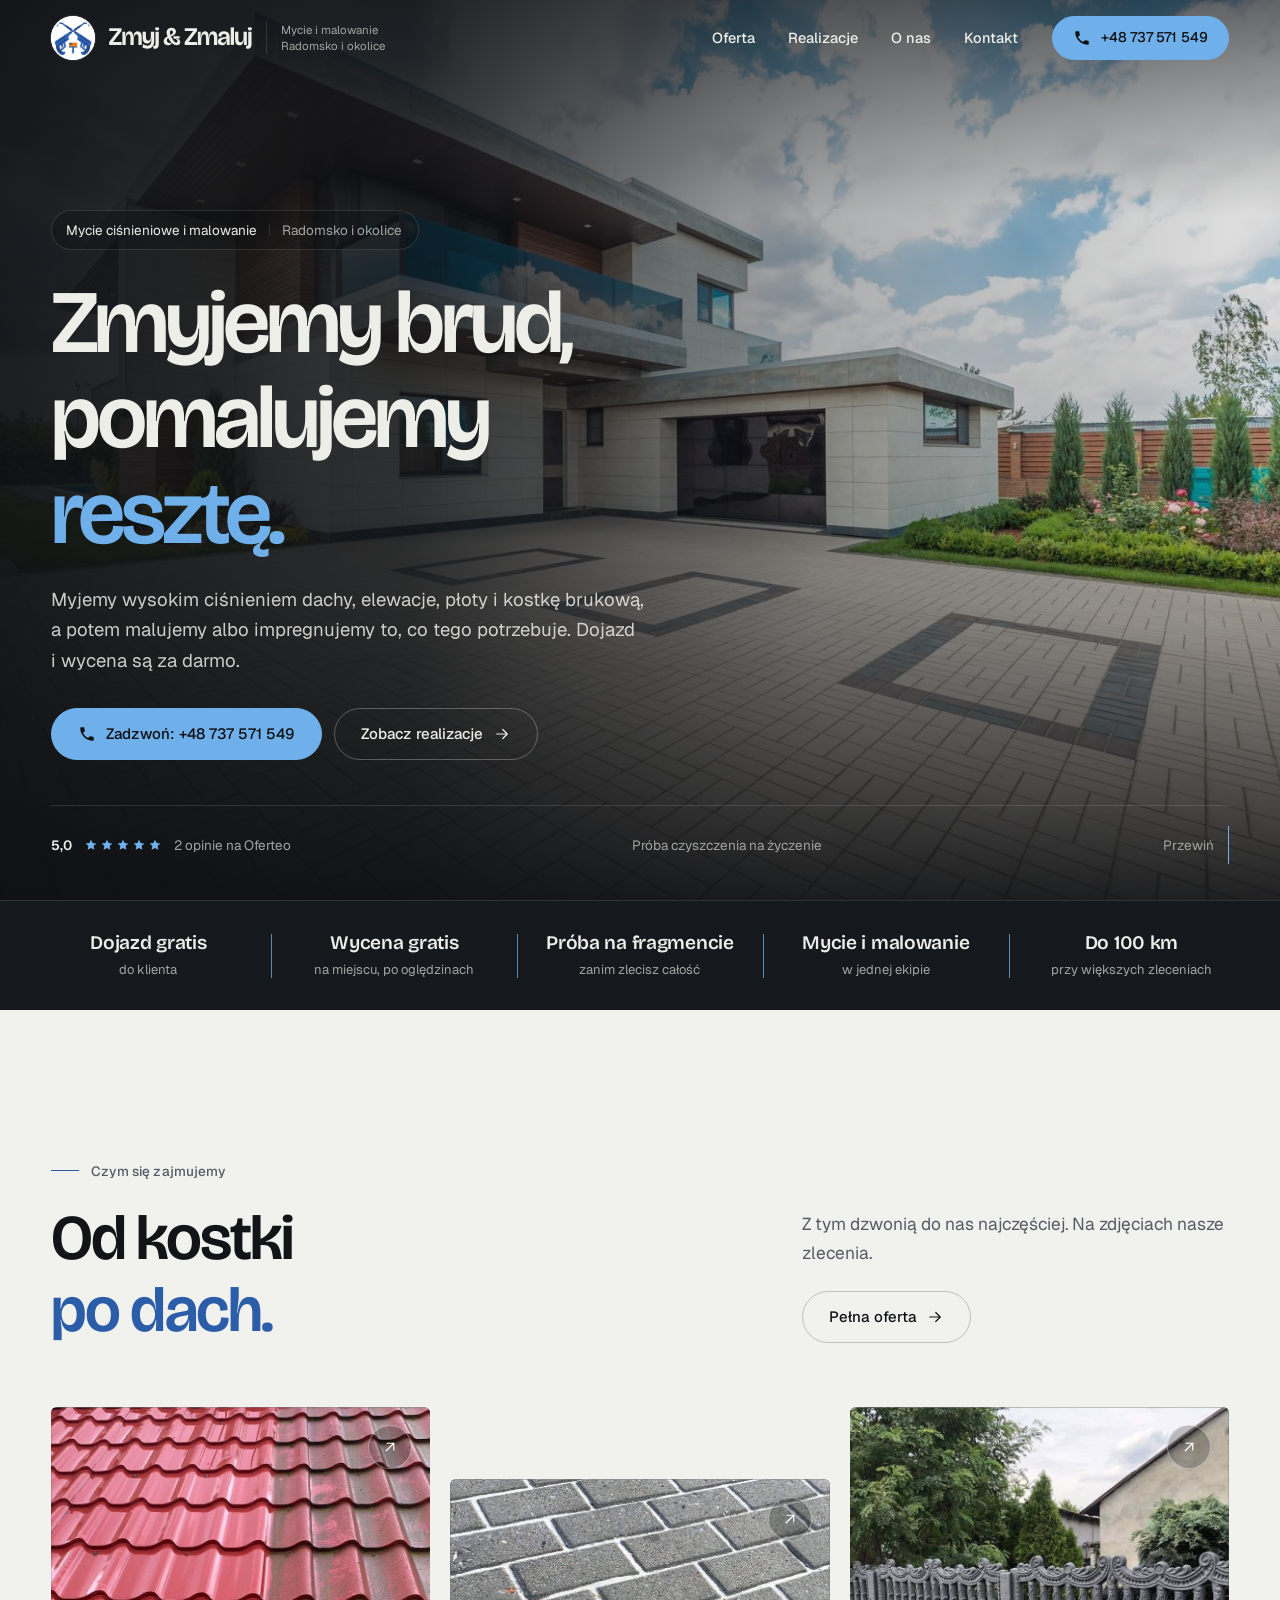
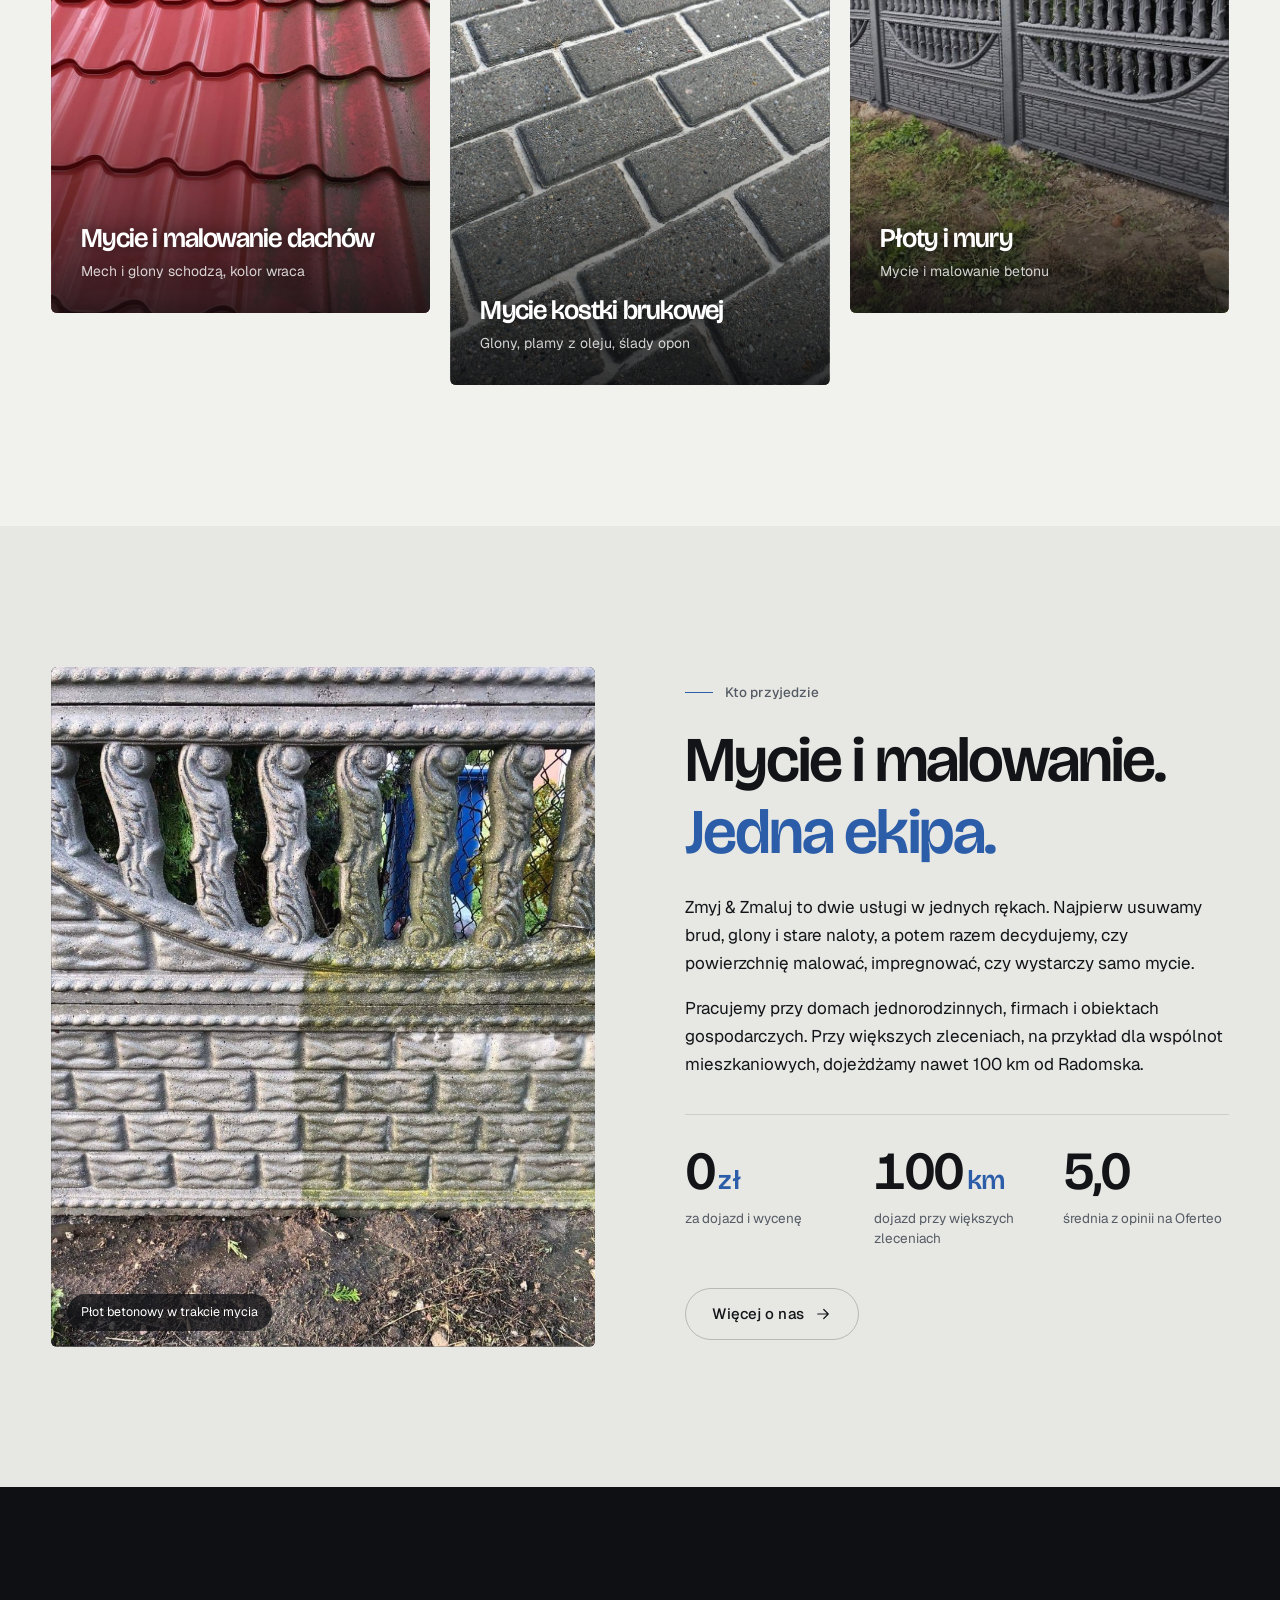
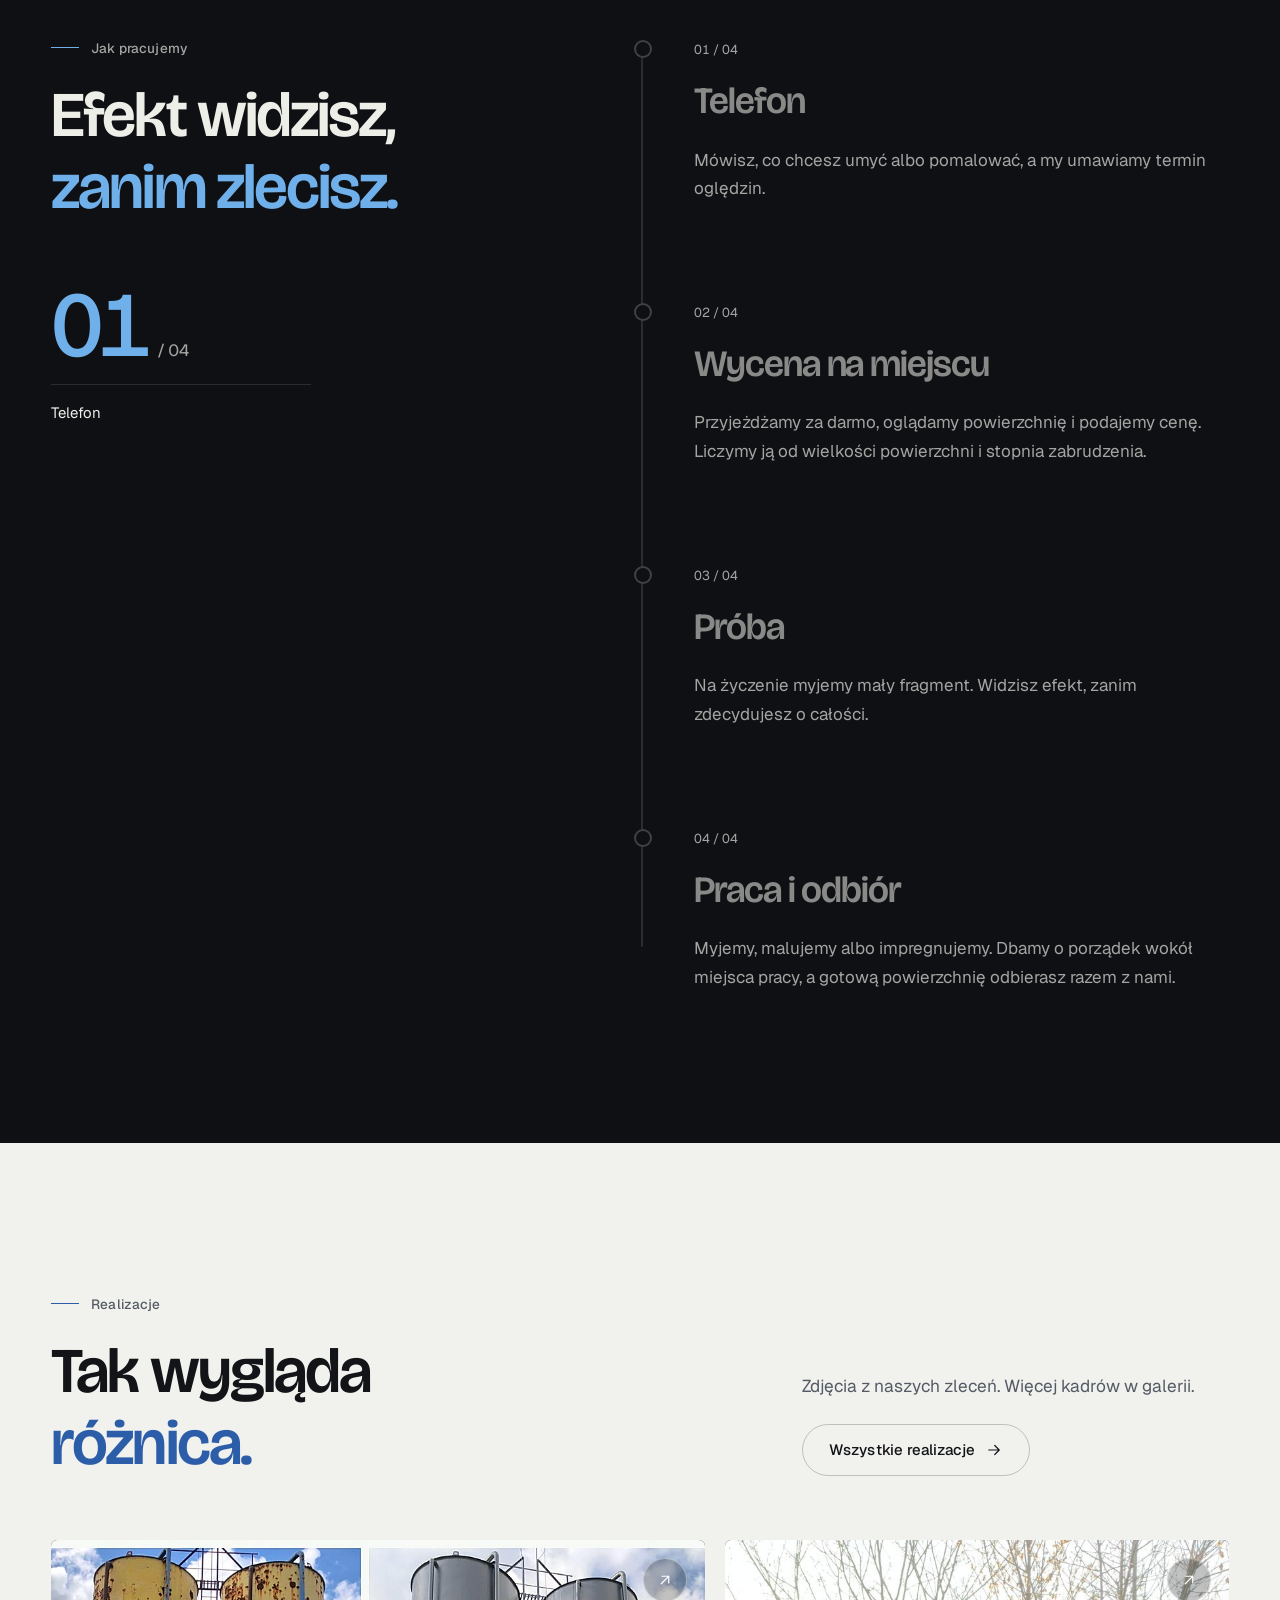
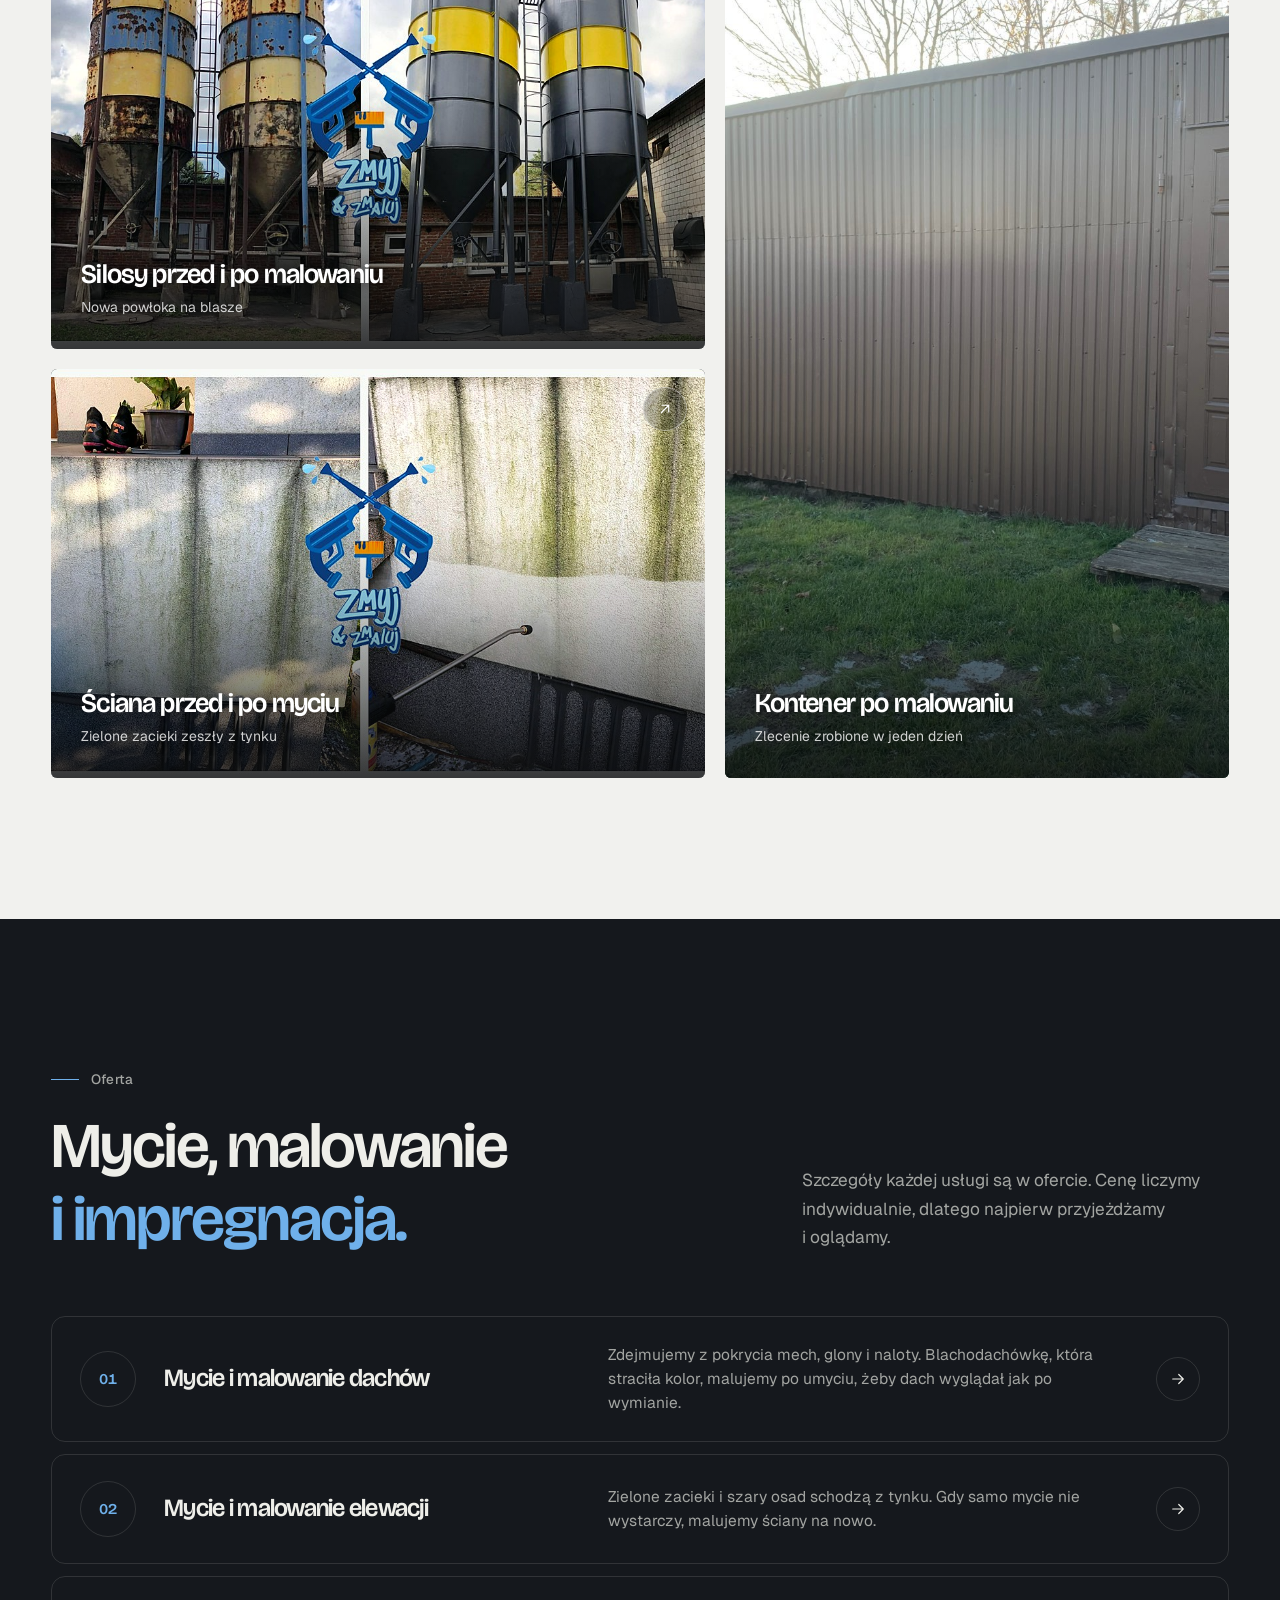
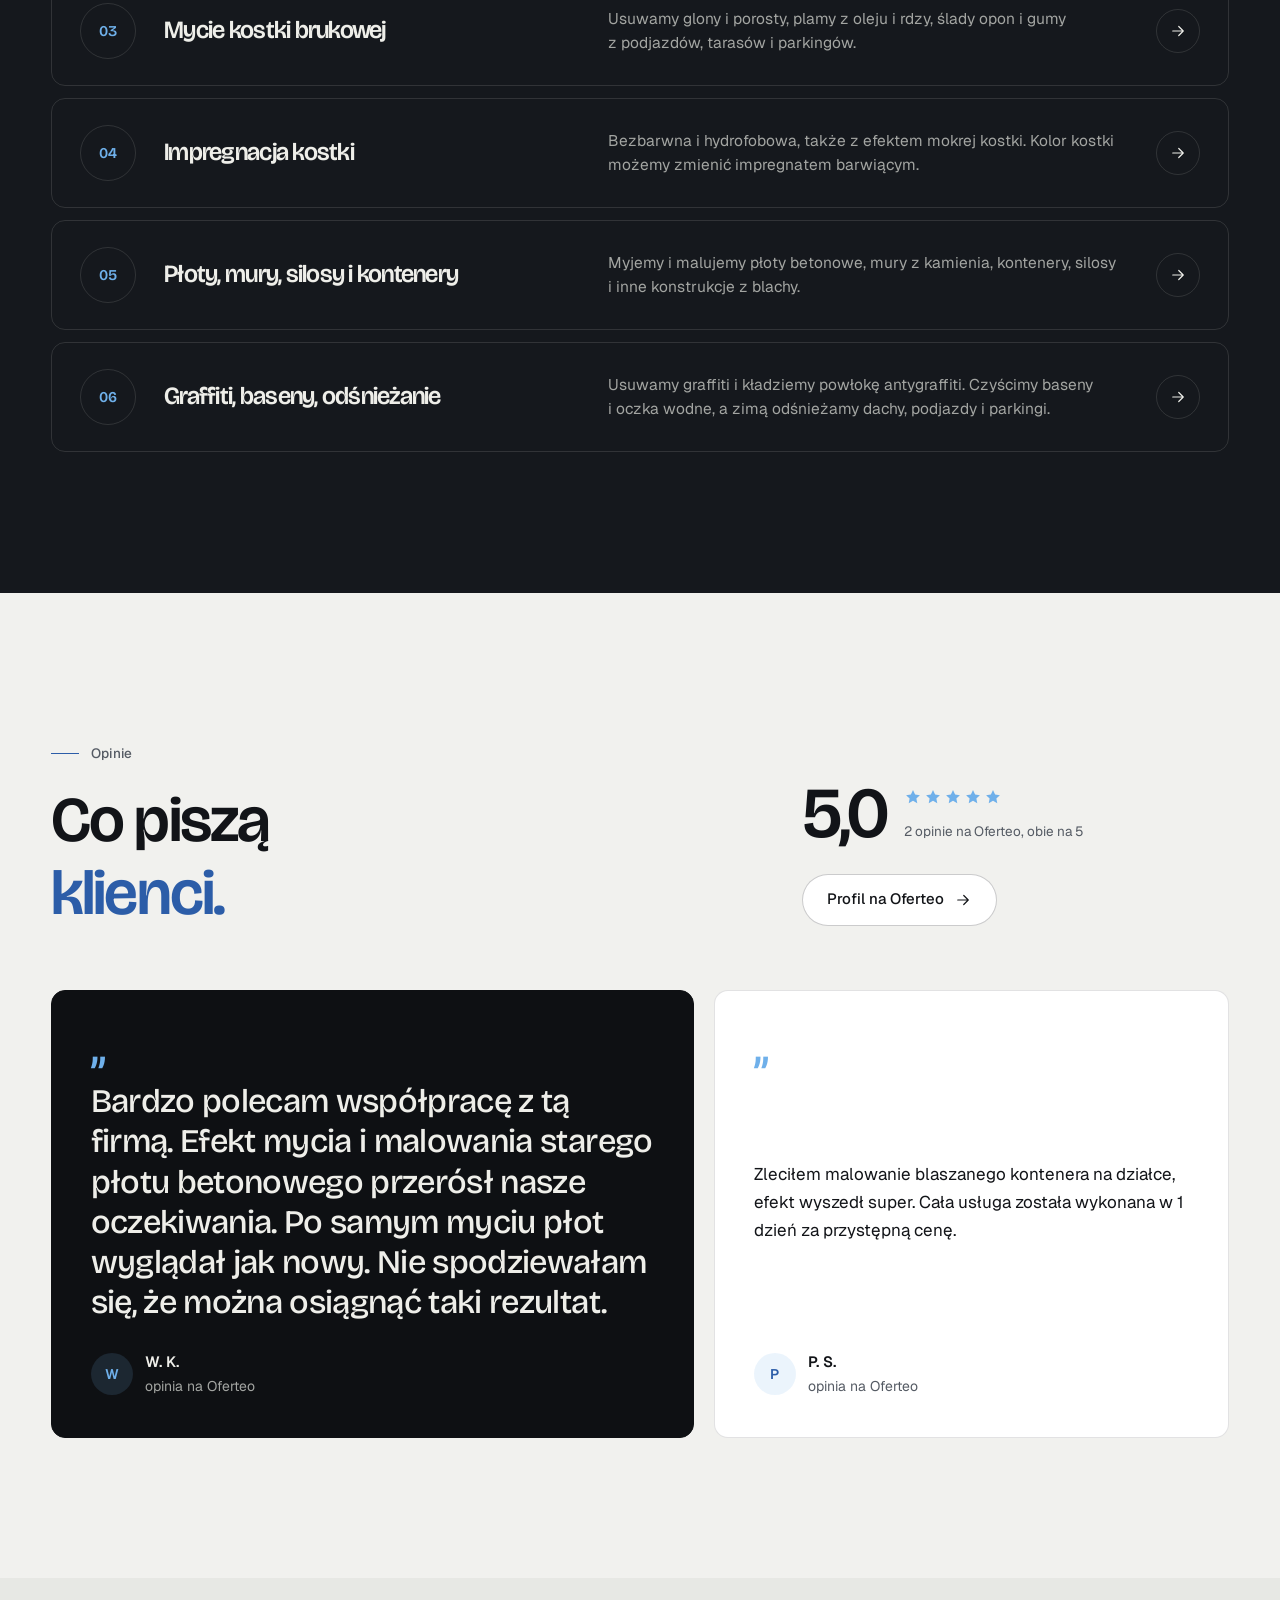
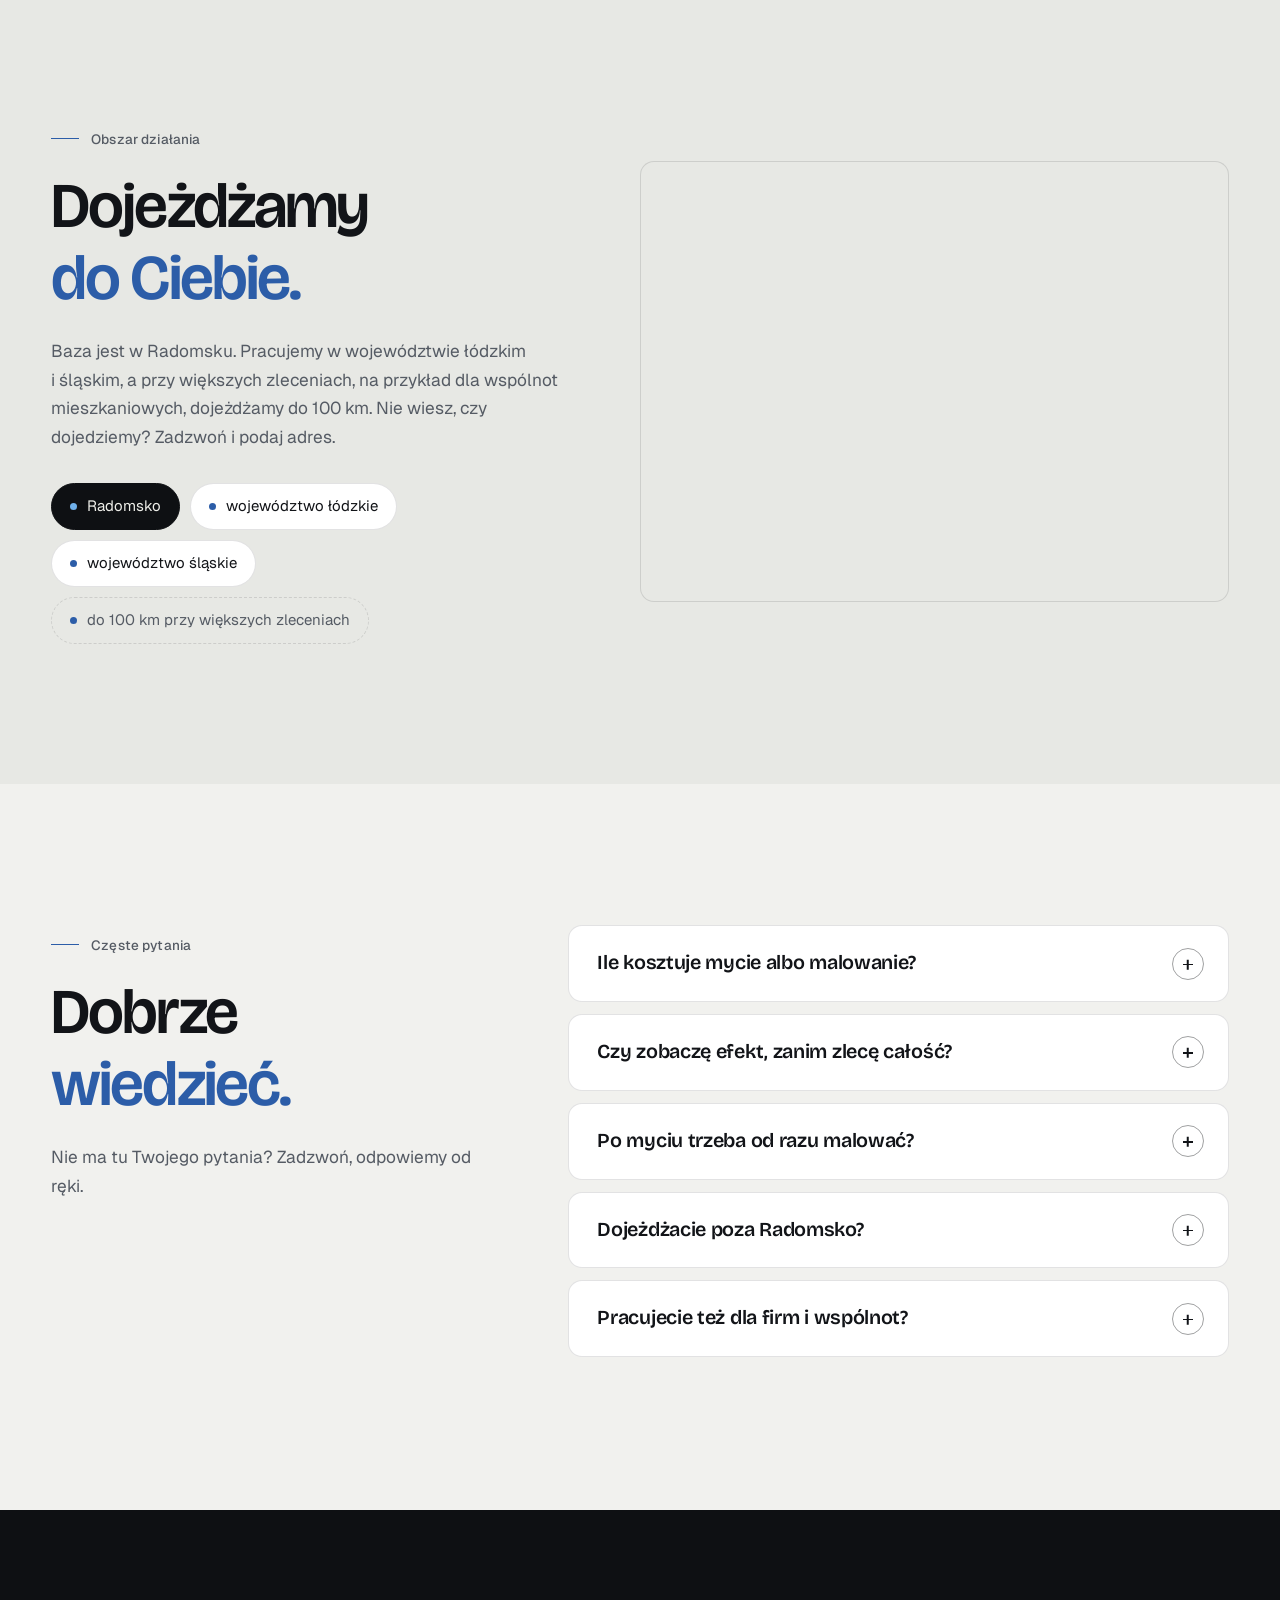
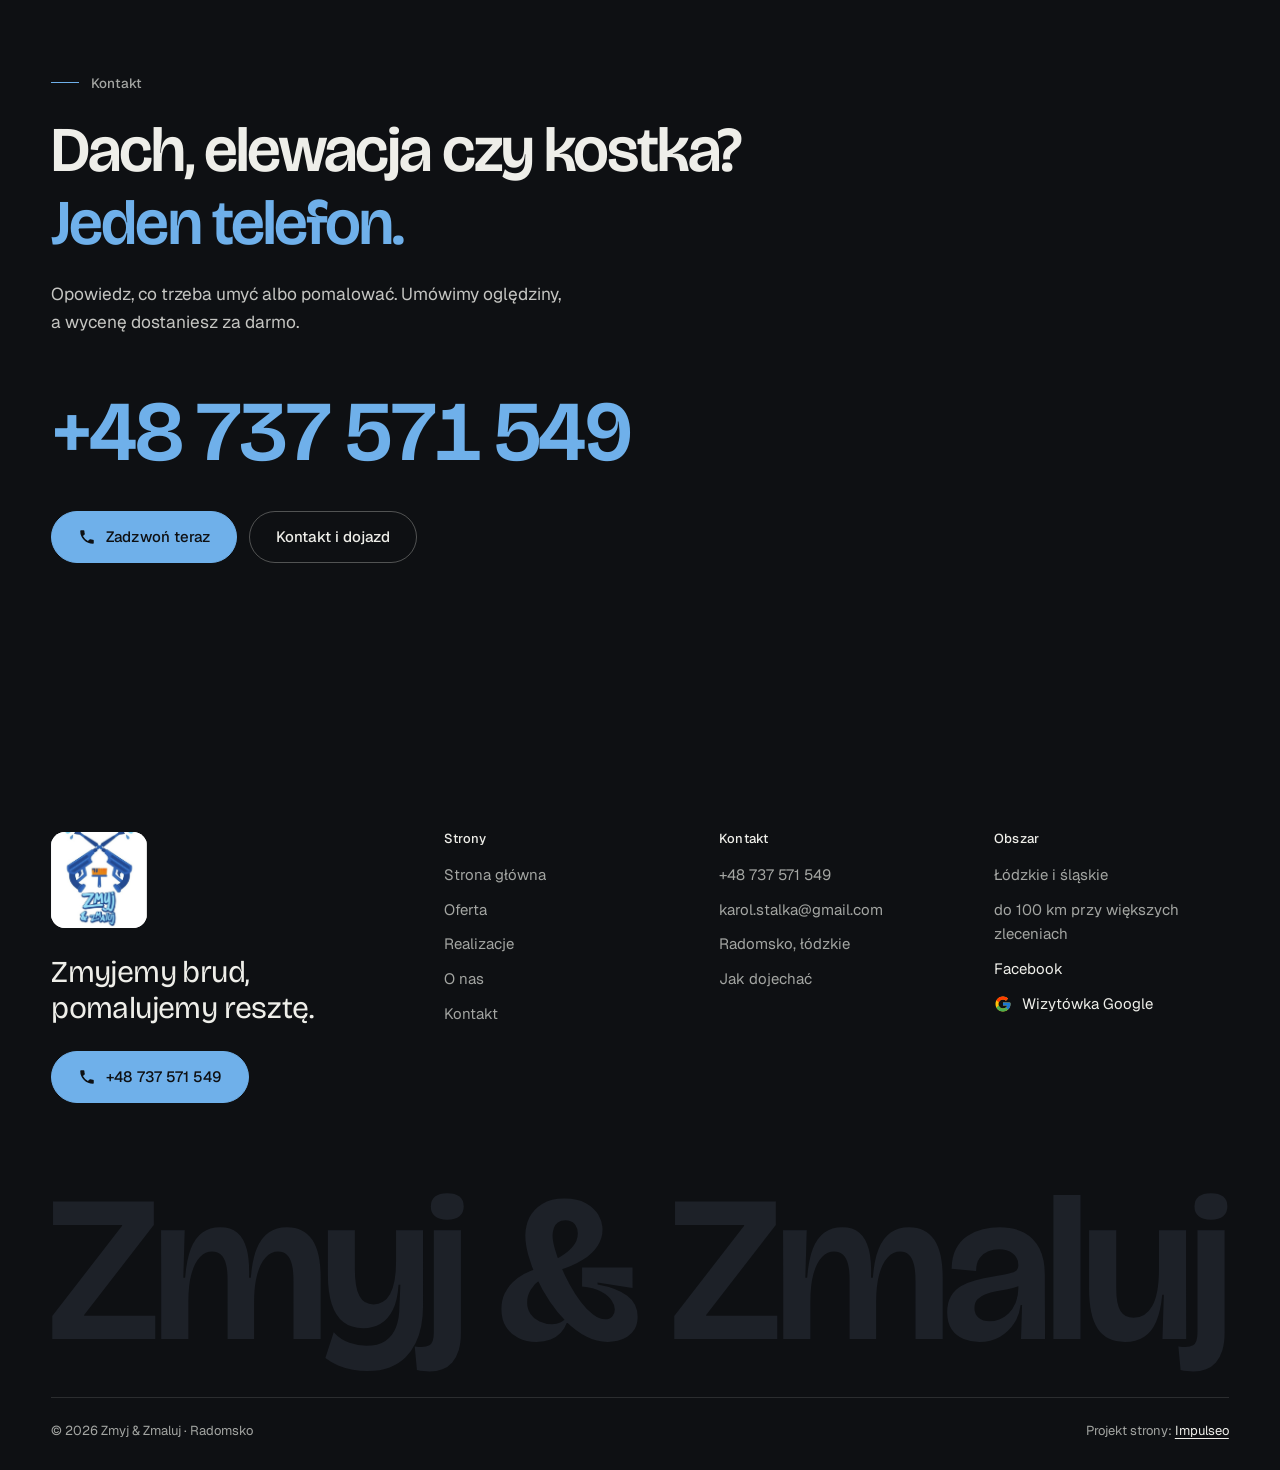
<file: index.html>
<!DOCTYPE html>
<html lang="pl">
<head>
<meta charset="UTF-8">
<meta name="viewport" content="width=device-width, initial-scale=1.0">
<title>Zmyj &amp; Zmaluj - mycie ciśnieniowe i malowanie | Radomsko</title>
<meta name="description" content="Zmyj &amp; Zmaluj z Radomska: mycie wysokociśnieniowe i malowanie dachów, elewacji, płotów i kostki brukowej, impregnacja kostki, usuwanie graffiti. Dojazd i wycena gratis. Tel. +48 737 571 549.">
<link rel="canonical" href="https://impulseo-pl.github.io/zmyj-i-zmaluj/">
<meta name="robots" content="noindex, nofollow">
<meta name="theme-color" content="#0E1013">
<meta property="og:type" content="website">
<meta property="og:locale" content="pl_PL">
<meta property="og:site_name" content="Zmyj &amp; Zmaluj">
<meta property="og:title" content="Zmyj &amp; Zmaluj - mycie ciśnieniowe i malowanie | Radomsko">
<meta property="og:description" content="Zmyj &amp; Zmaluj z Radomska: mycie wysokociśnieniowe i malowanie dachów, elewacji, płotów i kostki brukowej, impregnacja kostki, usuwanie graffiti. Dojazd i wycena gratis. Tel. +48 737 571 549.">
<meta property="og:url" content="https://impulseo-pl.github.io/zmyj-i-zmaluj/">
<meta property="og:image" content="https://impulseo-pl.github.io/zmyj-i-zmaluj/img/og.jpg">
<meta property="og:image:width" content="1200">
<meta property="og:image:height" content="630">
<meta name="twitter:card" content="summary_large_image">
<link rel="icon" href="img/logo-znak.jpg">
<script type="application/ld+json">{"@context": "https://schema.org", "@type": "LocalBusiness", "name": "Zmyj & Zmaluj", "url": "https://impulseo-pl.github.io/zmyj-i-zmaluj/", "telephone": "+48737571549", "email": "karol.stalka@gmail.com", "image": "https://impulseo-pl.github.io/zmyj-i-zmaluj/img/og.jpg", "address": {"@type": "PostalAddress", "addressLocality": "Radomsko", "addressRegion": "łódzkie", "addressCountry": "PL"}, "geo": {"@type": "GeoCoordinates", "latitude": 51.0635569, "longitude": 19.4487373}, "areaServed": ["Radomsko", "województwo łódzkie", "województwo śląskie"], "sameAs": ["https://www.facebook.com/zmyjzmaluj/", "https://www.google.com/maps/place/ZMYJ+I+ZMALUJ/@51.0635569,19.4487373,15z/data=!4m6!3m5!1s0x471755c229f0ec9d:0x13a7df13c841205b!8m2!3d51.0635569!4d19.4487373!16s%2Fg%2F11s5fxjgc0"]}</script>
<script>(function(){var d=document.documentElement;d.classList.add('js');try{if(!window.matchMedia('(prefers-reduced-motion: reduce)').matches)d.classList.add('anim');}catch(e){}setTimeout(function(){if(!d.classList.contains('anim-ok'))d.classList.remove('anim');},3500);})();</script>
<script>(function(){try{var d=document.documentElement,q=/[?&]intro/.test(location.search);if(!q&&window.matchMedia&&matchMedia('(prefers-reduced-motion: reduce)').matches)return;if(!q&&sessionStorage.getItem('zmyj_intro'))return;sessionStorage.setItem('zmyj_intro','1');d.classList.add('intro-on');setTimeout(function(){d.classList.remove('intro-on','intro-gra','intro-out');d.classList.add('hero-go')},4600);}catch(e){}})();</script>
<link rel="preload" as="image" href="img/hero.jpg" fetchpriority="high">
<link rel="preconnect" href="https://fonts.googleapis.com">
<link rel="preconnect" href="https://fonts.gstatic.com" crossorigin>
<link href="https://fonts.googleapis.com/css2?family=Bricolage+Grotesque:opsz,wght@12..96,400..700&family=Geist:wght@400..600&display=swap" rel="stylesheet">
<link rel="stylesheet" href="assets/styles.css?v=20261106">
<script src="assets/lenis.min.js?v=1.1.20" defer></script>
<script src="assets/main.js?v=20261106" defer></script>
</head>
<body>
<a class="skip" href="#tresc">Przejdź do treści</a>
<header class="site-head">
<div class="intro" aria-hidden="true"><span class="intro-line"><i></i></span><span class="intro-meta">mycie ciśnieniowe · malowanie · Radomsko</span></div><div class="head-in">
  <a class="brand" href="index.html" aria-label="Zmyj &amp; Zmaluj - strona główna">
    <span class="brand-logo"><img src="img/logo-znak.jpg" alt="" width="240" height="240"></span>
    <span class="znak"><svg class="wm" viewBox="17 -706 5653 868" role="img" aria-label="Zmyj &amp; Zmaluj"><path pathLength="1" style="--i:0" d="M23 0V-111.3L358.4 -544.5V-547.5H26.6V-660H510.6V-548L175.9 -115.5V-112.5H517.4V0Z"/><path pathLength="1" style="--i:1" d="M546.1 0V-264.8L545.2 -522.6H658.8L652.2 -294.4H660.8Q667.8 -381.1 688.5 -434.3Q709.1 -487.4 744.2 -512Q779.3 -536.6 828.8 -536.6Q880 -536.6 911.3 -510.5Q942.6 -484.3 956.7 -430.8Q970.8 -377.3 967.7 -294.4H976.3Q982.7 -380.1 1004.3 -433.3Q1025.8 -486.4 1062.3 -511.5Q1098.7 -536.6 1150.1 -536.6Q1190.8 -536.6 1220.8 -521.6Q1250.8 -506.6 1271.2 -476.5Q1291.5 -446.3 1301.5 -400.7Q1311.5 -355 1311.5 -293.7V0H1181V-280Q1181 -327.9 1173.1 -359.1Q1165.3 -390.3 1149.1 -405.3Q1133 -420.4 1107.6 -420.4Q1073.2 -420.4 1047.2 -392.1Q1021.1 -363.8 1006.6 -309.7Q992 -255.7 992 -176.8V0H864.6V-284.9Q864.6 -331.3 856.6 -361.1Q848.6 -391 832.2 -405.7Q815.9 -420.4 790.8 -420.4Q758 -420.4 732.3 -394.5Q706.6 -368.6 691.5 -314.5Q676.3 -260.5 676.3 -176.8V0Z"/><path pathLength="1" style="--i:2" d="M1535.8 153.3Q1502.2 153.3 1465.8 146.8Q1429.3 140.3 1395.4 126.3Q1361.5 112.3 1334.1 90.8L1374.1 -32.6Q1406.5 3.2 1449.4 17.8Q1492.2 32.4 1530.8 32.4Q1587 32.4 1622 8.8Q1657 -14.7 1673.2 -57.2Q1689.5 -99.6 1689.5 -156.3L1694 -261.2H1685.3Q1680.9 -187 1658.1 -140.7Q1635.4 -94.4 1598.9 -73.1Q1562.4 -51.8 1515.8 -51.8Q1457.6 -51.8 1420.2 -81.4Q1382.9 -111 1364.5 -168.1Q1346.1 -225.2 1346.1 -307.1V-522.6H1475.6V-338Q1475.6 -249.4 1497.1 -207.9Q1518.5 -166.3 1565 -166.3Q1590.4 -166.3 1610.7 -178.8Q1631 -191.2 1644.9 -216.6Q1658.8 -242 1666 -280.2Q1673.3 -318.4 1673.3 -368.9V-522.6H1802.8V-152.4Q1802.8 -108 1794.5 -63.8Q1786.2 -19.6 1767.5 19.4Q1748.8 58.3 1718.2 88.6Q1687.5 118.8 1642.4 136.1Q1597.4 153.3 1535.8 153.3Z"/><path pathLength="1" style="--i:3" d="M1834.5 155.6Q1820.6 155.6 1805.3 153.5Q1790 151.4 1773.6 147.9L1763 35.2Q1812.2 43.5 1833.5 30Q1854.7 16.5 1854.7 -31.8V-522.6H1984.9V-31.8Q1984.9 18 1974.2 53.6Q1963.5 89.1 1943.2 111.9Q1922.9 134.6 1895.5 145.1Q1868 155.6 1834.5 155.6ZM1919.1 -572.6Q1880.6 -572.6 1860.5 -589.1Q1840.3 -605.6 1840.3 -636.4Q1840.3 -668 1860.6 -684.2Q1880.9 -700.4 1919 -700.4Q1958 -700.4 1978.2 -683.9Q1998.3 -667.3 1998.3 -636Q1998.3 -606 1978.1 -589.3Q1957.9 -572.6 1919.1 -572.6Z"/><path pathLength="1" style="--i:4" d="M2690.2 14.1Q2636.5 14.1 2586.5 -12.1Q2536.4 -38.3 2492.1 -82.1Q2447.7 -125.9 2411.5 -180.4Q2375.3 -234.9 2348.8 -292.5Q2322.3 -350.1 2308.1 -403Q2293.9 -456 2293.9 -496.7Q2293.9 -542.7 2313.4 -583Q2333 -623.3 2374.9 -648.9Q2416.8 -674.4 2482.7 -674.4Q2544.3 -674.4 2584.3 -652.5Q2624.3 -630.6 2644.5 -596.5Q2664.6 -562.5 2664.6 -525.2Q2664.6 -484.3 2640.6 -447.3Q2616.6 -410.3 2569.6 -380.2Q2522.5 -350.1 2452.5 -329.4L2436.3 -380.4Q2490 -408 2518 -439.3Q2546 -470.6 2546 -507.2Q2546 -534.4 2530.4 -552.3Q2514.8 -570.3 2485.9 -570.3Q2463.8 -570.3 2450 -559.1Q2436.1 -548 2430.4 -531.3Q2424.7 -514.6 2424.7 -497Q2424.7 -472.2 2435.5 -433.2Q2446.2 -394.1 2465.1 -348.8Q2484 -303.4 2508.7 -258.6Q2533.4 -213.7 2561.5 -176.8Q2589.5 -139.9 2619.1 -117.4Q2648.6 -94.9 2676.7 -94.9Q2699.1 -94.9 2711.3 -108.6Q2723.6 -122.2 2723.6 -141.7Q2723.6 -162.9 2707.6 -186Q2691.7 -209 2657.3 -227.8Q2622.8 -246.6 2566.3 -252.3V-344.1H2808.6V-244.9L2640.7 -271.8V-262.2Q2733.2 -245.5 2783.2 -208.2Q2833.1 -171 2833.1 -106.9Q2833.1 -71.6 2819.2 -48Q2805.2 -24.5 2783.3 -10.7Q2761.3 3 2736.5 8.6Q2711.6 14.1 2690.2 14.1ZM2346.5 13.8Q2298.8 13.8 2260.8 -4.9Q2222.8 -23.7 2201 -58.9Q2179.2 -94.2 2179.2 -143.6Q2179.2 -185 2194.2 -217.1Q2209.2 -249.2 2233.7 -272.9Q2258.3 -296.6 2287.5 -312.5Q2316.7 -328.4 2345.4 -336.8L2366.8 -285.6Q2336.9 -265.7 2319.8 -236.9Q2302.7 -208.2 2302.7 -177.1Q2302.7 -144.8 2318.8 -120.9Q2334.8 -96.9 2362.1 -84Q2389.4 -71 2422.5 -71Q2445.8 -71 2461.8 -79Q2477.8 -87 2490 -99.4L2500.7 -76.8H2492.7Q2483.7 -50.9 2464.2 -30.3Q2444.8 -9.8 2415.3 2Q2385.9 13.8 2346.5 13.8Z"/><path pathLength="1" style="--i:5" d="M3009 0V-111.3L3344.4 -544.5V-547.5H3012.6V-660H3496.6V-548L3161.9 -115.5V-112.5H3503.4V0Z"/><path pathLength="1" style="--i:6" d="M3532.1 0V-264.8L3531.2 -522.6H3644.8L3638.2 -294.4H3646.8Q3653.8 -381.1 3674.5 -434.3Q3695.1 -487.4 3730.2 -512Q3765.3 -536.6 3814.8 -536.6Q3866 -536.6 3897.3 -510.5Q3928.6 -484.3 3942.7 -430.8Q3956.8 -377.3 3953.7 -294.4H3962.3Q3968.7 -380.1 3990.3 -433.3Q4011.8 -486.4 4048.3 -511.5Q4084.7 -536.6 4136.1 -536.6Q4176.8 -536.6 4206.8 -521.6Q4236.8 -506.6 4257.2 -476.5Q4277.5 -446.3 4287.5 -400.7Q4297.5 -355 4297.5 -293.7V0H4167V-280Q4167 -327.9 4159.1 -359.1Q4151.3 -390.3 4135.1 -405.3Q4119 -420.4 4093.6 -420.4Q4059.2 -420.4 4033.2 -392.1Q4007.1 -363.8 3992.6 -309.7Q3978 -255.7 3978 -176.8V0H3850.6V-284.9Q3850.6 -331.3 3842.6 -361.1Q3834.6 -391 3818.2 -405.7Q3801.9 -420.4 3776.8 -420.4Q3744 -420.4 3718.3 -394.5Q3692.6 -368.6 3677.5 -314.5Q3662.3 -260.5 3662.3 -176.8V0Z"/><path pathLength="1" style="--i:7" d="M4473.9 13.7Q4433.6 13.7 4398.3 -0.6Q4363.1 -14.9 4341.1 -46.2Q4319.2 -77.6 4319.2 -129.1Q4319.2 -176.3 4337.3 -206.1Q4355.4 -235.8 4386.6 -254.2Q4417.9 -272.5 4456.5 -282.3Q4495.1 -292.1 4535.4 -299.1Q4589.5 -308.8 4616.1 -314.7Q4642.7 -320.5 4651.7 -329Q4660.8 -337.4 4660.8 -352.6Q4660.8 -390.6 4634.3 -410.7Q4607.9 -430.8 4566.9 -430.8Q4541.6 -430.8 4516.6 -421.3Q4491.6 -411.8 4475.1 -389Q4458.5 -366.3 4457.7 -326.2L4340.4 -337.1Q4341.1 -395 4361.6 -433.6Q4382.2 -472.3 4416.1 -494.8Q4450.1 -517.2 4490.3 -526.9Q4530.5 -536.6 4570.5 -536.6Q4640.5 -536.6 4689 -510.4Q4737.4 -484.2 4762.7 -433.3Q4787.9 -382.5 4787.9 -307.7V-211.9Q4788.2 -176.8 4788.4 -141.2Q4788.5 -105.6 4788.7 -70.3Q4788.8 -35.1 4788.8 0H4673.4Q4674.9 -40.2 4676.1 -80Q4677.3 -119.9 4678.5 -163.9H4671.6Q4666.1 -114.7 4639.8 -74.3Q4613.6 -34 4571.3 -10.1Q4529.1 13.7 4473.9 13.7ZM4522 -85.1Q4545.3 -85.1 4569.5 -94.5Q4593.6 -103.8 4614.1 -123.3Q4634.6 -142.8 4647.4 -173.4Q4660.2 -203.9 4660.8 -245.6L4661.1 -269L4687.8 -274.4Q4678.3 -260.2 4656.9 -252Q4635.6 -243.9 4608.6 -239.2Q4581.5 -234.6 4554 -229.6Q4526.4 -224.7 4502.8 -215.7Q4479.2 -206.7 4464.6 -191.2Q4450 -175.7 4450 -148.6Q4450 -118.7 4469.9 -101.9Q4489.7 -85.1 4522 -85.1Z"/><path pathLength="1" style="--i:8" d="M4828.8 0V-691H4959V0Z"/><path pathLength="1" style="--i:9" d="M5171.9 13.7Q5083.5 13.7 5041.8 -49Q5000.2 -111.7 5000.2 -242.3V-522.6H5130.7V-243.7Q5130.7 -166.8 5151 -134.4Q5171.2 -101.9 5213.9 -101.9Q5241.9 -101.9 5264.3 -115.7Q5286.7 -129.4 5302.8 -157.6Q5318.9 -185.7 5327.3 -229.8Q5335.7 -273.8 5335.7 -335.4V-522.6H5465.9V-249.7L5466.5 0H5352.5L5359.1 -212.6H5351.5Q5344 -133.5 5322.2 -83.6Q5300.5 -33.8 5263.3 -10Q5226.2 13.7 5171.9 13.7Z"/><path pathLength="1" style="--i:10" d="M5500.5 155.6Q5486.6 155.6 5471.3 153.5Q5456 151.4 5439.6 147.9L5429 35.2Q5478.2 43.5 5499.5 30Q5520.7 16.5 5520.7 -31.8V-522.6H5650.9V-31.8Q5650.9 18 5640.2 53.6Q5629.5 89.1 5609.2 111.9Q5588.9 134.6 5561.5 145.1Q5534 155.6 5500.5 155.6ZM5585.1 -572.6Q5546.6 -572.6 5526.5 -589.1Q5506.3 -605.6 5506.3 -636.4Q5506.3 -668 5526.6 -684.2Q5546.9 -700.4 5585 -700.4Q5624 -700.4 5644.2 -683.9Q5664.3 -667.3 5664.3 -636Q5664.3 -606 5644.1 -589.3Q5623.9 -572.6 5585.1 -572.6Z"/></svg></span>
    <span class="brand-sub">Mycie i&nbsp;malowanie<br>Radomsko i&nbsp;okolice</span>
  </a>
  <nav class="nav-links" aria-label="Menu główne">
    <a class="nl" href="oferta.html">Oferta</a><a class="nl" href="realizacje.html">Realizacje</a><a class="nl" href="o-nas.html">O&nbsp;nas</a><a class="nl" href="kontakt.html">Kontakt</a>
    <a class="btn btn-copper nav-cta" href="tel:+48737571549"><svg class="ico" width="16" height="16" viewBox="0 0 24 24" fill="none" aria-hidden="true"><path d="M6.6 10.8a15.5 15.5 0 0 0 6.6 6.6l2.2-2.2a1 1 0 0 1 1-.24 11.4 11.4 0 0 0 3.6.58 1 1 0 0 1 1 1V20a1 1 0 0 1-1 1A17 17 0 0 1 3 4a1 1 0 0 1 1-1h3.5a1 1 0 0 1 1 1c0 1.25.2 2.46.58 3.6a1 1 0 0 1-.25 1l-2.23 2.2Z" fill="currentColor"/></svg>+48 737 571 549</a>
  </nav>
  <button class="burger" type="button" aria-label="Otwórz menu" aria-expanded="false" aria-controls="mnav"><span></span><span></span></button>
</div>
</header>
<script>(function(){var d=document.documentElement;if(!d.classList.contains('intro-on'))return;
var wyszlo=false,koniec=false,t0=Date.now();
function heroGotowe(){var im=document.querySelector('.hero-media img, .pagehead-media img');return !!(im&&im.complete&&im.naturalWidth>0);}
function sprzataj(){if(koniec)return;koniec=true;d.classList.add('hero-go');d.classList.remove('intro-on','intro-gra','intro-out');
['--i-w','--i-h','--i-px','--i-py','--i-zmniejsz','--i-baza-w','--i-baza-h'].forEach(function(k){d.style.removeProperty(k);});
try{document.dispatchEvent(new Event('wejscie:koniec'));}catch(e){}}
function wyjdz(){if(wyszlo||koniec)return;wyszlo=true;d.classList.add('intro-out');setTimeout(function(){d.classList.add('hero-go');},240);setTimeout(sprzataj,880);}
function moze(){if(wyszlo||koniec)return;var t=Date.now()-t0;if(t>=1500&&(heroGotowe()||t>=1900))wyjdz();else setTimeout(moze,60);}
try{var znak=document.querySelector('.brand .znak'),wm=znak&&znak.querySelector('.wm');if(!wm){sprzataj();return;}
znak.classList.add('mierze');var r=wm.getBoundingClientRect();znak.classList.remove('mierze');
if(!r.width||!r.height){sprzataj();return;}
var W=window.innerWidth,H=window.innerHeight,cel=W<680?Math.min(W*0.84,360):Math.min(W*0.52,760);cel=Math.max(r.width,cel);
var u=function(k,v){d.style.setProperty(k,v);};
u('--i-w',Math.round(cel)+'px');u('--i-h',Math.round(cel*r.height/r.width)+'px');u('--i-zmniejsz',(r.width/cel).toFixed(4));
u('--i-px',Math.round(r.left+r.width/2-W/2)+'px');u('--i-py',Math.round(r.top+r.height/2-H/2)+'px');
u('--i-baza-w',Math.round(r.width)+'px');u('--i-baza-h',Math.round(r.height)+'px');
requestAnimationFrame(function(){requestAnimationFrame(function(){d.classList.add('intro-gra');t0=Date.now();moze();});});
['wheel','touchstart','keydown','pointerdown'].forEach(function(ev){window.addEventListener(ev,function(){sprzataj();},{once:true,passive:true});});
setTimeout(sprzataj,4100);
}catch(e){sprzataj();}})();</script>
<div class="mnav" id="mnav">
  <div class="mnav-in">
    <a class="ml" href="index.html" aria-current="page">Strona główna</a><a class="ml" href="oferta.html">Oferta</a><a class="ml" href="realizacje.html">Realizacje</a><a class="ml" href="o-nas.html">O&nbsp;nas</a><a class="ml" href="kontakt.html">Kontakt</a>
    <div class="mnav-foot">
      <span>Dojazd i&nbsp;wycena za darmo</span>
      <a class="btn btn-copper" href="tel:+48737571549"><svg class="ico" width="16" height="16" viewBox="0 0 24 24" fill="none" aria-hidden="true"><path d="M6.6 10.8a15.5 15.5 0 0 0 6.6 6.6l2.2-2.2a1 1 0 0 1 1-.24 11.4 11.4 0 0 0 3.6.58 1 1 0 0 1 1 1V20a1 1 0 0 1-1 1A17 17 0 0 1 3 4a1 1 0 0 1 1-1h3.5a1 1 0 0 1 1 1c0 1.25.2 2.46.58 3.6a1 1 0 0 1-.25 1l-2.23 2.2Z" fill="currentColor"/></svg>+48 737 571 549</a>
    </div>
  </div>
</div>
<main id="tresc">

<section class="hero">
  <div class="hero-media"><img src="img/hero.jpg" alt="Jasny dom z czystą elewacją i podjazdem z kostki brukowej" width="1600" height="1068" decoding="async" fetchpriority="high"></div>
  <div class="hero-in">
    <p class="hero-tag up" style="--d:0">Mycie ciśnieniowe i&nbsp;malowanie<span class="sep" aria-hidden="true"></span><span class="muted">Radomsko i&nbsp;okolice</span></p>
    <h1><span class="ln"><span class="ln-i" style="--k:0">Zmyjemy brud,</span></span><span class="ln"><span class="ln-i" style="--k:1">pomalujemy</span></span><span class="ln"><span class="ln-i" style="--k:2"><em>resztę.</em></span></span></h1>
    <p class="hero-lead up" style="--d:380">Myjemy wysokim ciśnieniem dachy, elewacje, płoty i&nbsp;kostkę brukową, a&nbsp;potem malujemy albo impregnujemy to, co tego potrzebuje. Dojazd i&nbsp;wycena są za darmo.</p>
    <div class="hero-ctas up" style="--d:500">
      <a class="btn btn-copper" href="tel:+48737571549"><svg class="ico" width="16" height="16" viewBox="0 0 24 24" fill="none" aria-hidden="true"><path d="M6.6 10.8a15.5 15.5 0 0 0 6.6 6.6l2.2-2.2a1 1 0 0 1 1-.24 11.4 11.4 0 0 0 3.6.58 1 1 0 0 1 1 1V20a1 1 0 0 1-1 1A17 17 0 0 1 3 4a1 1 0 0 1 1-1h3.5a1 1 0 0 1 1 1c0 1.25.2 2.46.58 3.6a1 1 0 0 1-.25 1l-2.23 2.2Z" fill="currentColor"/></svg>Zadzwoń: +48 737 571 549</a>
      <a class="btn btn-ghost" href="realizacje.html">Zobacz realizacje<svg class="ico arr" width="18" height="18" viewBox="0 0 24 24" fill="none" stroke="currentColor" stroke-width="1.6" stroke-linecap="round" stroke-linejoin="round" aria-hidden="true"><path d="M5 12h14M13 6l6 6-6 6"/></svg></a>
    </div>
    <div class="hero-foot up" style="--d:640">
      <span class="rate"><b>5,0</b><span class="stars" aria-label="Ocena 5 na 5"><svg viewBox="0 0 24 24" aria-hidden="true"><path fill="currentColor" d="M12 2.8l2.8 5.9 6.4.8-4.7 4.4 1.2 6.3L12 17.1l-5.7 3.1 1.2-6.3L2.8 9.5l6.4-.8z"/></svg><svg viewBox="0 0 24 24" aria-hidden="true"><path fill="currentColor" d="M12 2.8l2.8 5.9 6.4.8-4.7 4.4 1.2 6.3L12 17.1l-5.7 3.1 1.2-6.3L2.8 9.5l6.4-.8z"/></svg><svg viewBox="0 0 24 24" aria-hidden="true"><path fill="currentColor" d="M12 2.8l2.8 5.9 6.4.8-4.7 4.4 1.2 6.3L12 17.1l-5.7 3.1 1.2-6.3L2.8 9.5l6.4-.8z"/></svg><svg viewBox="0 0 24 24" aria-hidden="true"><path fill="currentColor" d="M12 2.8l2.8 5.9 6.4.8-4.7 4.4 1.2 6.3L12 17.1l-5.7 3.1 1.2-6.3L2.8 9.5l6.4-.8z"/></svg><svg viewBox="0 0 24 24" aria-hidden="true"><path fill="currentColor" d="M12 2.8l2.8 5.9 6.4.8-4.7 4.4 1.2 6.3L12 17.1l-5.7 3.1 1.2-6.3L2.8 9.5l6.4-.8z"/></svg></span><span>2 opinie na Oferteo</span></span>
      <span>Próba czyszczenia na życzenie</span>
      <span class="cue" aria-hidden="true">Przewiń<span class="cue-line"><i></i></span></span>
    </div>
  </div>
</section>

<section class="strip" aria-label="Najważniejsze w skrócie">
  <div class="strip-in">
    <div class="strip-it"><div class="k">Dojazd gratis</div><div class="v">do klienta</div></div><div class="strip-it"><div class="k">Wycena gratis</div><div class="v">na miejscu, po oględzinach</div></div><div class="strip-it"><div class="k">Próba na fragmencie</div><div class="v">zanim zlecisz całość</div></div><div class="strip-it"><div class="k">Mycie i&nbsp;malowanie</div><div class="v">w&nbsp;jednej ekipie</div></div><div class="strip-it"><div class="k">Do 100 km</div><div class="v">przy większych zleceniach</div></div>
  </div>
</section>

<section class="sec" id="uslugi">
  <div class="wrap">
    <div class="sec-head">
      <div>
        <p class="eyebrow rv">Czym się zajmujemy</p>
        <h2 class="h2 rv rv-h"><span class="ln"><span class="ln-i" style="--k:0">Od kostki</span></span><span class="ln"><span class="ln-i" style="--k:1"><em>po dach.</em></span></span></h2>
      </div>
      <div class="side rv" style="--d:120">
        <p class="lead">Z&nbsp;tym dzwonią do nas najczęściej. Na zdjęciach nasze zlecenia.</p>
        <a class="btn btn-ghost" href="oferta.html">Pełna oferta<svg class="ico arr" width="18" height="18" viewBox="0 0 24 24" fill="none" stroke="currentColor" stroke-width="1.6" stroke-linecap="round" stroke-linejoin="round" aria-hidden="true"><path d="M5 12h14M13 6l6 6-6 6"/></svg></a>
      </div>
    </div>
    <div class="tiles-3">
      <a class="tile rv-img rv" style="--d:0" href="oferta.html#dachy">
        <img src="img/g6.jpg" alt="Mycie i malowanie dachów - realizacja Zmyj &amp; Zmaluj" width="1400" height="1050" decoding="async">
        <span class="go" aria-hidden="true"><svg class="ico" width="18" height="18" viewBox="0 0 24 24" fill="none" stroke="currentColor" stroke-width="1.6" stroke-linecap="round" stroke-linejoin="round" aria-hidden="true"><path d="M7 17 17 7M8 7h9v9"/></svg></span>
        <span class="tile-cap"><h3>Mycie i&nbsp;malowanie dachów</h3><span>Mech i&nbsp;glony schodzą, kolor wraca</span></span>
      </a><a class="tile rv-img rv" style="--d:120" href="oferta.html#kostka">
        <img src="img/g3.jpg" alt="Mycie kostki brukowej - realizacja Zmyj &amp; Zmaluj" width="1536" height="2048" decoding="async">
        <span class="go" aria-hidden="true"><svg class="ico" width="18" height="18" viewBox="0 0 24 24" fill="none" stroke="currentColor" stroke-width="1.6" stroke-linecap="round" stroke-linejoin="round" aria-hidden="true"><path d="M7 17 17 7M8 7h9v9"/></svg></span>
        <span class="tile-cap"><h3>Mycie kostki brukowej</h3><span>Glony, plamy z&nbsp;oleju, ślady opon</span></span>
      </a><a class="tile rv-img rv" style="--d:240" href="oferta.html#ploty">
        <img src="img/g11.jpg" alt="Płoty i mury - realizacja Zmyj &amp; Zmaluj" width="1400" height="1049" decoding="async">
        <span class="go" aria-hidden="true"><svg class="ico" width="18" height="18" viewBox="0 0 24 24" fill="none" stroke="currentColor" stroke-width="1.6" stroke-linecap="round" stroke-linejoin="round" aria-hidden="true"><path d="M7 17 17 7M8 7h9v9"/></svg></span>
        <span class="tile-cap"><h3>Płoty i&nbsp;mury</h3><span>Mycie i&nbsp;malowanie betonu</span></span>
      </a>
    </div>
  </div>
</section>

<section class="sec paper-2">
  <div class="wrap about">
    <figure class="fig rv-img rv">
      <img src="img/g12.jpg" alt="Płot betonowy w trakcie mycia ciśnieniowego - realizacja Zmyj &amp; Zmaluj" width="960" height="1280" decoding="async" data-plx="36" style="height:112%;margin-top:-6%">
      <figcaption class="fig-tag">Płot betonowy w&nbsp;trakcie mycia</figcaption>
    </figure>
    <div>
      <p class="eyebrow rv">Kto przyjedzie</p>
      <h2 class="h2 rv rv-h"><span class="ln"><span class="ln-i" style="--k:0">Mycie i&nbsp;malowanie.</span></span><span class="ln"><span class="ln-i" style="--k:1"><em>Jedna ekipa.</em></span></span></h2>
      <p class="rv" style="--d:100;margin-top:28px">Zmyj &amp; Zmaluj to dwie usługi w&nbsp;jednych rękach. Najpierw usuwamy brud, glony i&nbsp;stare naloty, a&nbsp;potem razem decydujemy, czy powierzchnię malować, impregnować, czy wystarczy samo mycie.</p>
      <p class="rv" style="--d:160">Pracujemy przy domach jednorodzinnych, firmach i&nbsp;obiektach gospodarczych. Przy większych zleceniach, na przykład dla wspólnot mieszkaniowych, dojeżdżamy nawet 100 km od Radomska.</p>
      <div class="stats rv" style="--d:200">
        <div class="stat"><b>0<small>zł</small></b><span>za dojazd i&nbsp;wycenę</span></div>
        <div class="stat"><b><span class="num" data-to="100">100</span><small>km</small></b><span>dojazd przy większych zleceniach</span></div>
        <div class="stat"><b><span class="num" data-to="5,0">5,0</span></b><span>średnia z&nbsp;opinii na Oferteo</span></div>
      </div>
      <a class="btn btn-ghost rv" style="--d:240" href="o-nas.html">Więcej o&nbsp;nas<svg class="ico arr" width="18" height="18" viewBox="0 0 24 24" fill="none" stroke="currentColor" stroke-width="1.6" stroke-linecap="round" stroke-linejoin="round" aria-hidden="true"><path d="M5 12h14M13 6l6 6-6 6"/></svg></a>
    </div>
  </div>
</section>

<section class="proces proces-os sec">
  <div class="wrap proc-grid">
    <div class="proc-side">
      <p class="eyebrow rv">Jak pracujemy</p>
      <h2 class="h2 rv rv-h"><span class="ln"><span class="ln-i" style="--k:0">Efekt widzisz,</span></span><span class="ln"><span class="ln-i" style="--k:1"><em>zanim zlecisz.</em></span></span></h2>
      <div class="proc-count rv" style="--d:160" aria-hidden="true"><b>01</b><span>/ 04</span></div>
      <p class="proc-now rv" style="--d:200" aria-hidden="true">Telefon</p>
    </div>
    <div class="proc-steps">
      <span class="wire" aria-hidden="true"><i></i></span>
      <ol class="proc-ol"><li class="step" data-nazwa="Telefon">
          <span class="no">01 / 04</span>
          <h3>Telefon</h3>
          <p>Mówisz, co chcesz umyć albo pomalować, a&nbsp;my umawiamy termin oględzin.</p>
        </li><li class="step" data-nazwa="Wycena na miejscu">
          <span class="no">02 / 04</span>
          <h3>Wycena na miejscu</h3>
          <p>Przyjeżdżamy za darmo, oglądamy powierzchnię i&nbsp;podajemy cenę. Liczymy ją od wielkości powierzchni i&nbsp;stopnia zabrudzenia.</p>
        </li><li class="step" data-nazwa="Próba">
          <span class="no">03 / 04</span>
          <h3>Próba</h3>
          <p>Na życzenie myjemy mały fragment. Widzisz efekt, zanim zdecydujesz o&nbsp;całości.</p>
        </li><li class="step" data-nazwa="Praca i odbiór">
          <span class="no">04 / 04</span>
          <h3>Praca i&nbsp;odbiór</h3>
          <p>Myjemy, malujemy albo impregnujemy. Dbamy o&nbsp;porządek wokół miejsca pracy, a&nbsp;gotową powierzchnię odbierasz razem z&nbsp;nami.</p>
        </li></ol>
    </div>
  </div>
</section>

<section class="sec">
  <div class="wrap">
    <div class="sec-head">
      <div>
        <p class="eyebrow rv">Realizacje</p>
        <h2 class="h2 rv rv-h"><span class="ln"><span class="ln-i" style="--k:0">Tak wygląda</span></span><span class="ln"><span class="ln-i" style="--k:1"><em>różnica.</em></span></span></h2>
      </div>
      <div class="side rv" style="--d:120">
        <p class="lead">Zdjęcia z&nbsp;naszych zleceń. Więcej kadrów w&nbsp;galerii.</p>
        <a class="btn btn-ghost" href="realizacje.html">Wszystkie realizacje<svg class="ico arr" width="18" height="18" viewBox="0 0 24 24" fill="none" stroke="currentColor" stroke-width="1.6" stroke-linecap="round" stroke-linejoin="round" aria-hidden="true"><path d="M5 12h14M13 6l6 6-6 6"/></svg></a>
      </div>
    </div>
    <div class="gal-3">
      <a class="tile rv-img rv" style="--d:0" href="realizacje.html">
        <img src="img/g4.jpg" alt="Silosy przed i po malowaniu - realizacja Zmyj &amp; Zmaluj" width="1000" height="600" loading="lazy" decoding="async">
        <span class="go" aria-hidden="true"><svg class="ico" width="18" height="18" viewBox="0 0 24 24" fill="none" stroke="currentColor" stroke-width="1.6" stroke-linecap="round" stroke-linejoin="round" aria-hidden="true"><path d="M7 17 17 7M8 7h9v9"/></svg></span>
        <span class="tile-cap"><h3>Silosy przed i&nbsp;po malowaniu</h3><span>Nowa powłoka na blasze</span></span>
      </a><a class="tile rv-img rv" style="--d:120" href="realizacje.html">
        <img src="img/g13.jpg" alt="Kontener po malowaniu - realizacja Zmyj &amp; Zmaluj" width="1707" height="1280" loading="lazy" decoding="async">
        <span class="go" aria-hidden="true"><svg class="ico" width="18" height="18" viewBox="0 0 24 24" fill="none" stroke="currentColor" stroke-width="1.6" stroke-linecap="round" stroke-linejoin="round" aria-hidden="true"><path d="M7 17 17 7M8 7h9v9"/></svg></span>
        <span class="tile-cap"><h3>Kontener po malowaniu</h3><span>Zlecenie zrobione w&nbsp;jeden dzień</span></span>
      </a><a class="tile rv-img rv" style="--d:240" href="realizacje.html">
        <img src="img/g2.jpg" alt="Ściana przed i po myciu - realizacja Zmyj &amp; Zmaluj" width="1000" height="598" loading="lazy" decoding="async">
        <span class="go" aria-hidden="true"><svg class="ico" width="18" height="18" viewBox="0 0 24 24" fill="none" stroke="currentColor" stroke-width="1.6" stroke-linecap="round" stroke-linejoin="round" aria-hidden="true"><path d="M7 17 17 7M8 7h9v9"/></svg></span>
        <span class="tile-cap"><h3>Ściana przed i&nbsp;po myciu</h3><span>Zielone zacieki zeszły z&nbsp;tynku</span></span>
      </a>
    </div>
  </div>
</section>

<section class="sec dark-2" id="oferta">
  <div class="wrap">
    <div class="sec-head">
      <div>
        <p class="eyebrow rv">Oferta</p>
        <h2 class="h2 rv rv-h"><span class="ln"><span class="ln-i" style="--k:0">Mycie, malowanie</span></span><span class="ln"><span class="ln-i" style="--k:1"><em>i&nbsp;impregnacja.</em></span></span></h2>
      </div>
      <div class="side rv" style="--d:120">
        <p class="lead">Szczegóły każdej usługi są w&nbsp;ofercie. Cenę liczymy indywidualnie, dlatego najpierw przyjeżdżamy i&nbsp;oglądamy.</p>
      </div>
    </div>
    <div class="svc-list">
      <a class="card rv" style="--d:0" href="oferta.html#dachy">
        <span class="ic"><span class="ic-n">01</span></span>
        <h3>Mycie i&nbsp;malowanie dachów</h3>
        <p>Zdejmujemy z&nbsp;pokrycia mech, glony i&nbsp;naloty. Blachodachówkę, która straciła kolor, malujemy po umyciu, żeby dach wyglądał jak po wymianie.</p>
        <span class="go" aria-hidden="true"><svg class="ico arr" width="18" height="18" viewBox="0 0 24 24" fill="none" stroke="currentColor" stroke-width="1.6" stroke-linecap="round" stroke-linejoin="round" aria-hidden="true"><path d="M5 12h14M13 6l6 6-6 6"/></svg></span>
      </a><a class="card rv" style="--d:60" href="oferta.html#elewacje">
        <span class="ic"><span class="ic-n">02</span></span>
        <h3>Mycie i&nbsp;malowanie elewacji</h3>
        <p>Zielone zacieki i&nbsp;szary osad schodzą z&nbsp;tynku. Gdy samo mycie nie wystarczy, malujemy ściany na nowo.</p>
        <span class="go" aria-hidden="true"><svg class="ico arr" width="18" height="18" viewBox="0 0 24 24" fill="none" stroke="currentColor" stroke-width="1.6" stroke-linecap="round" stroke-linejoin="round" aria-hidden="true"><path d="M5 12h14M13 6l6 6-6 6"/></svg></span>
      </a><a class="card rv" style="--d:120" href="oferta.html#kostka">
        <span class="ic"><span class="ic-n">03</span></span>
        <h3>Mycie kostki brukowej</h3>
        <p>Usuwamy glony i&nbsp;porosty, plamy z&nbsp;oleju i&nbsp;rdzy, ślady opon i&nbsp;gumy z&nbsp;podjazdów, tarasów i&nbsp;parkingów.</p>
        <span class="go" aria-hidden="true"><svg class="ico arr" width="18" height="18" viewBox="0 0 24 24" fill="none" stroke="currentColor" stroke-width="1.6" stroke-linecap="round" stroke-linejoin="round" aria-hidden="true"><path d="M5 12h14M13 6l6 6-6 6"/></svg></span>
      </a><a class="card rv" style="--d:180" href="oferta.html#impregnacja">
        <span class="ic"><span class="ic-n">04</span></span>
        <h3>Impregnacja kostki</h3>
        <p>Bezbarwna i&nbsp;hydrofobowa, także z&nbsp;efektem mokrej kostki. Kolor kostki możemy zmienić impregnatem barwiącym.</p>
        <span class="go" aria-hidden="true"><svg class="ico arr" width="18" height="18" viewBox="0 0 24 24" fill="none" stroke="currentColor" stroke-width="1.6" stroke-linecap="round" stroke-linejoin="round" aria-hidden="true"><path d="M5 12h14M13 6l6 6-6 6"/></svg></span>
      </a><a class="card rv" style="--d:240" href="oferta.html#ploty">
        <span class="ic"><span class="ic-n">05</span></span>
        <h3>Płoty, mury, silosy i&nbsp;kontenery</h3>
        <p>Myjemy i&nbsp;malujemy płoty betonowe, mury z&nbsp;kamienia, kontenery, silosy i&nbsp;inne konstrukcje z&nbsp;blachy.</p>
        <span class="go" aria-hidden="true"><svg class="ico arr" width="18" height="18" viewBox="0 0 24 24" fill="none" stroke="currentColor" stroke-width="1.6" stroke-linecap="round" stroke-linejoin="round" aria-hidden="true"><path d="M5 12h14M13 6l6 6-6 6"/></svg></span>
      </a><a class="card rv" style="--d:300" href="oferta.html#dodatkowo">
        <span class="ic"><span class="ic-n">06</span></span>
        <h3>Graffiti, baseny, odśnieżanie</h3>
        <p>Usuwamy graffiti i&nbsp;kładziemy powłokę antygraffiti. Czyścimy baseny i&nbsp;oczka wodne, a&nbsp;zimą odśnieżamy dachy, podjazdy i&nbsp;parkingi.</p>
        <span class="go" aria-hidden="true"><svg class="ico arr" width="18" height="18" viewBox="0 0 24 24" fill="none" stroke="currentColor" stroke-width="1.6" stroke-linecap="round" stroke-linejoin="round" aria-hidden="true"><path d="M5 12h14M13 6l6 6-6 6"/></svg></span>
      </a>
    </div>
  </div>
</section>

<section class="opinie sec" id="opinie">
  <div class="wrap">
    <div class="sec-head">
      <div>
        <p class="eyebrow rv">Opinie</p>
        <h2 class="h2 rv rv-h"><span class="ln"><span class="ln-i" style="--k:0">Co piszą</span></span><span class="ln"><span class="ln-i" style="--k:1"><em>klienci.</em></span></span></h2>
      </div>
      <div class="side rv" style="--d:120">
        <div class="op-meta"><span class="big">5,0</span><span><span class="stars" aria-label="Ocena 5 na 5"><svg viewBox="0 0 24 24" aria-hidden="true"><path fill="currentColor" d="M12 2.8l2.8 5.9 6.4.8-4.7 4.4 1.2 6.3L12 17.1l-5.7 3.1 1.2-6.3L2.8 9.5l6.4-.8z"/></svg><svg viewBox="0 0 24 24" aria-hidden="true"><path fill="currentColor" d="M12 2.8l2.8 5.9 6.4.8-4.7 4.4 1.2 6.3L12 17.1l-5.7 3.1 1.2-6.3L2.8 9.5l6.4-.8z"/></svg><svg viewBox="0 0 24 24" aria-hidden="true"><path fill="currentColor" d="M12 2.8l2.8 5.9 6.4.8-4.7 4.4 1.2 6.3L12 17.1l-5.7 3.1 1.2-6.3L2.8 9.5l6.4-.8z"/></svg><svg viewBox="0 0 24 24" aria-hidden="true"><path fill="currentColor" d="M12 2.8l2.8 5.9 6.4.8-4.7 4.4 1.2 6.3L12 17.1l-5.7 3.1 1.2-6.3L2.8 9.5l6.4-.8z"/></svg><svg viewBox="0 0 24 24" aria-hidden="true"><path fill="currentColor" d="M12 2.8l2.8 5.9 6.4.8-4.7 4.4 1.2 6.3L12 17.1l-5.7 3.1 1.2-6.3L2.8 9.5l6.4-.8z"/></svg></span><small>2 opinie na Oferteo, obie na 5</small></span></div>
        <a class="op-google" href="https://www.oferteo.pl/zmyj-i-zmaluj/firma/5795150" target="_blank" rel="noopener">Profil na Oferteo<svg class="ico arr" width="18" height="18" viewBox="0 0 24 24" fill="none" stroke="currentColor" stroke-width="1.6" stroke-linecap="round" stroke-linejoin="round" aria-hidden="true"><path d="M5 12h14M13 6l6 6-6 6"/></svg></a>
      </div>
    </div>
    <div class="opinie-grid two">
      <figure class="op-card feat rv" style="--d:0">
          <span class="q" aria-hidden="true">„</span>
          <blockquote><p>Bardzo polecam współpracę z&nbsp;tą firmą. Efekt mycia i&nbsp;malowania starego płotu betonowego przerósł nasze oczekiwania. Po samym myciu płot wyglądał jak nowy. Nie spodziewałam się, że można osiągnąć taki rezultat.</p></blockquote>
          <figcaption><span class="av" aria-hidden="true">W</span><span><b>W. K.</b>opinia na Oferteo</span></figcaption>
        </figure><figure class="op-card rv" style="--d:110">
          <span class="q" aria-hidden="true">„</span>
          <blockquote><p>Zleciłem malowanie blaszanego kontenera na działce, efekt wyszedł super. Cała usługa została wykonana w&nbsp;1 dzień za przystępną cenę.</p></blockquote>
          <figcaption><span class="av" aria-hidden="true">P</span><span><b>P. S.</b>opinia na Oferteo</span></figcaption>
        </figure>
    </div>
  </div>
</section>


<section class="sec paper-2" id="dojazd">
  <div class="wrap area">
    <div>
      <p class="eyebrow rv">Obszar działania</p>
      <h2 class="h2 rv rv-h"><span class="ln"><span class="ln-i" style="--k:0">Dojeżdżamy</span></span><span class="ln"><span class="ln-i" style="--k:1"><em>do Ciebie.</em></span></span></h2>
      <p class="lead rv" style="--d:120;margin-top:26px">Baza jest w&nbsp;Radomsku. Pracujemy w&nbsp;województwie łódzkim i&nbsp;śląskim, a&nbsp;przy większych zleceniach, na przykład dla wspólnot mieszkaniowych, dojeżdżamy do 100 km. Nie wiesz, czy dojedziemy? Zadzwoń i&nbsp;podaj adres.</p>
      <ul class="cities rv" style="--d:180">
        <li class="base">Radomsko</li><li>województwo łódzkie</li><li>województwo śląskie</li><li class="more">do 100 km przy większych zleceniach</li>
      </ul>
    </div>
    <div class="map rv" style="--d:120">
      <iframe title="Mapa dojazdu - Zmyj &amp; Zmaluj, Radomsko" src="https://maps.google.com/maps?q=51.0635569,19.4487373&z=9&output=embed" loading="lazy" referrerpolicy="no-referrer-when-downgrade"></iframe>
    </div>
  </div>
</section>

<section class="sec" id="pytania">
  <div class="wrap faq-wrap">
    <div class="faq-side">
      <p class="eyebrow rv">Częste pytania</p>
      <h2 class="h2 rv rv-h"><span class="ln"><span class="ln-i" style="--k:0">Dobrze</span></span><span class="ln"><span class="ln-i" style="--k:1"><em>wiedzieć.</em></span></span></h2>
      <p class="lead rv" style="--d:120;margin-top:26px">Nie ma tu Twojego pytania? Zadzwoń, odpowiemy od ręki.</p>
    </div>
    <div>
      <details class="faq-item rv" style="--d:0">
          <summary>Ile kosztuje mycie albo malowanie?<i></i><i></i></summary>
          <div class="faq-a"><p>Cenę liczymy indywidualnie: od wielkości powierzchni i&nbsp;od tego, jak bardzo jest zabrudzona. Dlatego najpierw przyjeżdżamy, oglądamy i&nbsp;podajemy konkretną kwotę. Dojazd i&nbsp;wycena są bezpłatne.</p></div>
        </details><details class="faq-item rv" style="--d:70">
          <summary>Czy zobaczę efekt, zanim zlecę całość?<i></i><i></i></summary>
          <div class="faq-a"><p>Tak. Na życzenie robimy próbę czyszczenia na małym fragmencie. Widzisz różnicę na własne oczy i&nbsp;dopiero wtedy decydujesz.</p></div>
        </details><details class="faq-item rv" style="--d:140">
          <summary>Po myciu trzeba od razu malować?<i></i><i></i></summary>
          <div class="faq-a"><p>Nie zawsze. Czasem wystarczy samo mycie: klientka z&nbsp;opinii na Oferteo napisała, że jej stary płot betonowy po samym myciu wyglądał jak nowy. Gdy kolor zszedł albo pojawiła się rdza, doradzimy malowanie lub impregnację.</p></div>
        </details><details class="faq-item rv" style="--d:210">
          <summary>Dojeżdżacie poza Radomsko?<i></i><i></i></summary>
          <div class="faq-a"><p>Tak. Pracujemy w&nbsp;województwie łódzkim i&nbsp;śląskim, a&nbsp;przy większych zleceniach, na przykład dla wspólnot mieszkaniowych, dojeżdżamy do 100 km.</p></div>
        </details><details class="faq-item rv" style="--d:280">
          <summary>Pracujecie też dla firm i&nbsp;wspólnot?<i></i><i></i></summary>
          <div class="faq-a"><p>Tak. Poza domami jednorodzinnymi myjemy i&nbsp;malujemy elewacje, dachy i&nbsp;place firm, silosy, kontenery i&nbsp;inne konstrukcje z&nbsp;blachy. Zimą odśnieżamy dachy, podjazdy i&nbsp;parkingi.</p></div>
        </details>
    </div>
  </div>
</section>

<section class="stopklatka">
  <div class="stk-bg" style="background-image:url(img/dach-niebo.jpg)" aria-hidden="true"></div>
  <div class="stk-in">
    <p class="eyebrow rv">Kontakt</p>
    <h2 class="h2 rv rv-h"><span class="ln"><span class="ln-i" style="--k:0">Dach, elewacja czy kostka?</span></span><span class="ln"><span class="ln-i" style="--k:1"><em>Jeden telefon.</em></span></span></h2>
    <p class="lead rv" style="--d:120;margin-top:24px">Opowiedz, co trzeba umyć albo pomalować. Umówimy oględziny, a&nbsp;wycenę dostaniesz za darmo.</p>
    <a class="cta-phone rv" style="--d:180" href="tel:+48737571549">+48 737 571 549</a>
    <div class="cta-row rv" style="--d:240">
      <a class="btn btn-copper" href="tel:+48737571549"><svg class="ico" width="16" height="16" viewBox="0 0 24 24" fill="none" aria-hidden="true"><path d="M6.6 10.8a15.5 15.5 0 0 0 6.6 6.6l2.2-2.2a1 1 0 0 1 1-.24 11.4 11.4 0 0 0 3.6.58 1 1 0 0 1 1 1V20a1 1 0 0 1-1 1A17 17 0 0 1 3 4a1 1 0 0 1 1-1h3.5a1 1 0 0 1 1 1c0 1.25.2 2.46.58 3.6a1 1 0 0 1-.25 1l-2.23 2.2Z" fill="currentColor"/></svg>Zadzwoń teraz</a>
      <a class="btn btn-ghost" href="kontakt.html">Kontakt i&nbsp;dojazd</a>
    </div>
  </div>
</section>
</main>
<footer class="site-foot">
  <div class="wrap">
    <div class="foot-top">
      <div>
        <span class="foot-logo"><img src="img/logo.jpg" alt="Logo Zmyj &amp; Zmaluj" width="794" height="794" loading="lazy" decoding="async"></span>
        <p class="foot-claim">Zmyjemy brud, pomalujemy resztę.</p>
        <a class="btn btn-copper" href="tel:+48737571549"><svg class="ico" width="16" height="16" viewBox="0 0 24 24" fill="none" aria-hidden="true"><path d="M6.6 10.8a15.5 15.5 0 0 0 6.6 6.6l2.2-2.2a1 1 0 0 1 1-.24 11.4 11.4 0 0 0 3.6.58 1 1 0 0 1 1 1V20a1 1 0 0 1-1 1A17 17 0 0 1 3 4a1 1 0 0 1 1-1h3.5a1 1 0 0 1 1 1c0 1.25.2 2.46.58 3.6a1 1 0 0 1-.25 1l-2.23 2.2Z" fill="currentColor"/></svg>+48 737 571 549</a>
      </div>
      <div>
        <h4>Strony</h4>
        <ul><li><a href="index.html">Strona główna</a></li><li><a href="oferta.html">Oferta</a></li><li><a href="realizacje.html">Realizacje</a></li><li><a href="o-nas.html">O&nbsp;nas</a></li><li><a href="kontakt.html">Kontakt</a></li></ul>
      </div>
      <div>
        <h4>Kontakt</h4>
        <ul>
          <li><a href="tel:+48737571549">+48 737 571 549</a></li>
          <li><a href="mailto:karol.stalka@gmail.com">karol.stalka@gmail.com</a></li>
          <li>Radomsko, łódzkie</li>
          <li><a href="https://www.google.com/maps/place/ZMYJ+I+ZMALUJ/@51.0635569,19.4487373,15z/data=!4m6!3m5!1s0x471755c229f0ec9d:0x13a7df13c841205b!8m2!3d51.0635569!4d19.4487373!16s%2Fg%2F11s5fxjgc0" target="_blank" rel="noopener">Jak dojechać</a></li>
        </ul>
      </div>
      <div>
        <h4>Obszar</h4>
        <ul>
          <li>Łódzkie i&nbsp;śląskie</li>
          <li>do 100 km przy większych zleceniach</li>
          <li><a class="soc" href="https://www.facebook.com/zmyjzmaluj/" target="_blank" rel="noopener">Facebook</a></li>
          <li><a class="soc" href="https://www.google.com/maps/place/ZMYJ+I+ZMALUJ/@51.0635569,19.4487373,15z/data=!4m6!3m5!1s0x471755c229f0ec9d:0x13a7df13c841205b!8m2!3d51.0635569!4d19.4487373!16s%2Fg%2F11s5fxjgc0" target="_blank" rel="noopener" aria-label="Wizytówka Zmyj &amp; Zmaluj w Google"><svg class="g-logo" viewBox="0 0 48 48" aria-hidden="true"><path fill="#FFC107" d="M43.6 20.5H42V20H24v8h11.3C33.7 32.7 29.2 36 24 36c-6.6 0-12-5.4-12-12s5.4-12 12-12c3.1 0 5.8 1.2 7.9 3.1l5.7-5.7C34 6.1 29.3 4 24 4 12.9 4 4 12.9 4 24s8.9 20 20 20 20-8.9 20-20c0-1.3-.1-2.4-.4-3.5z"/><path fill="#FF3D00" d="m6.3 14.7 6.6 4.8C14.7 15.1 19 12 24 12c3.1 0 5.8 1.2 7.9 3.1l5.7-5.7C34 6.1 29.3 4 24 4 16.3 4 9.7 8.3 6.3 14.7z"/><path fill="#4CAF50" d="M24 44c5.2 0 9.9-2 13.4-5.2l-6.2-5.2A11.9 11.9 0 0 1 24 36c-5.2 0-9.6-3.3-11.3-7.9l-6.5 5C9.5 39.6 16.2 44 24 44z"/><path fill="#1976D2" d="M43.6 20.5H42V20H24v8h11.3a12 12 0 0 1-4.1 5.6l6.2 5.2C37 39.2 44 34 44 24c0-1.3-.1-2.4-.4-3.5z"/></svg>Wizytówka Google</a></li>
        </ul>
      </div>
    </div>
    <div class="foot-mark" aria-hidden="true"><svg class="wm-foot" viewBox="17 -706 5653 868" aria-hidden="true" focusable="false"><path style="--i:0" d="M23 0V-111.3L358.4 -544.5V-547.5H26.6V-660H510.6V-548L175.9 -115.5V-112.5H517.4V0Z"/><path style="--i:1" d="M546.1 0V-264.8L545.2 -522.6H658.8L652.2 -294.4H660.8Q667.8 -381.1 688.5 -434.3Q709.1 -487.4 744.2 -512Q779.3 -536.6 828.8 -536.6Q880 -536.6 911.3 -510.5Q942.6 -484.3 956.7 -430.8Q970.8 -377.3 967.7 -294.4H976.3Q982.7 -380.1 1004.3 -433.3Q1025.8 -486.4 1062.3 -511.5Q1098.7 -536.6 1150.1 -536.6Q1190.8 -536.6 1220.8 -521.6Q1250.8 -506.6 1271.2 -476.5Q1291.5 -446.3 1301.5 -400.7Q1311.5 -355 1311.5 -293.7V0H1181V-280Q1181 -327.9 1173.1 -359.1Q1165.3 -390.3 1149.1 -405.3Q1133 -420.4 1107.6 -420.4Q1073.2 -420.4 1047.2 -392.1Q1021.1 -363.8 1006.6 -309.7Q992 -255.7 992 -176.8V0H864.6V-284.9Q864.6 -331.3 856.6 -361.1Q848.6 -391 832.2 -405.7Q815.9 -420.4 790.8 -420.4Q758 -420.4 732.3 -394.5Q706.6 -368.6 691.5 -314.5Q676.3 -260.5 676.3 -176.8V0Z"/><path style="--i:2" d="M1535.8 153.3Q1502.2 153.3 1465.8 146.8Q1429.3 140.3 1395.4 126.3Q1361.5 112.3 1334.1 90.8L1374.1 -32.6Q1406.5 3.2 1449.4 17.8Q1492.2 32.4 1530.8 32.4Q1587 32.4 1622 8.8Q1657 -14.7 1673.2 -57.2Q1689.5 -99.6 1689.5 -156.3L1694 -261.2H1685.3Q1680.9 -187 1658.1 -140.7Q1635.4 -94.4 1598.9 -73.1Q1562.4 -51.8 1515.8 -51.8Q1457.6 -51.8 1420.2 -81.4Q1382.9 -111 1364.5 -168.1Q1346.1 -225.2 1346.1 -307.1V-522.6H1475.6V-338Q1475.6 -249.4 1497.1 -207.9Q1518.5 -166.3 1565 -166.3Q1590.4 -166.3 1610.7 -178.8Q1631 -191.2 1644.9 -216.6Q1658.8 -242 1666 -280.2Q1673.3 -318.4 1673.3 -368.9V-522.6H1802.8V-152.4Q1802.8 -108 1794.5 -63.8Q1786.2 -19.6 1767.5 19.4Q1748.8 58.3 1718.2 88.6Q1687.5 118.8 1642.4 136.1Q1597.4 153.3 1535.8 153.3Z"/><path style="--i:3" d="M1834.5 155.6Q1820.6 155.6 1805.3 153.5Q1790 151.4 1773.6 147.9L1763 35.2Q1812.2 43.5 1833.5 30Q1854.7 16.5 1854.7 -31.8V-522.6H1984.9V-31.8Q1984.9 18 1974.2 53.6Q1963.5 89.1 1943.2 111.9Q1922.9 134.6 1895.5 145.1Q1868 155.6 1834.5 155.6ZM1919.1 -572.6Q1880.6 -572.6 1860.5 -589.1Q1840.3 -605.6 1840.3 -636.4Q1840.3 -668 1860.6 -684.2Q1880.9 -700.4 1919 -700.4Q1958 -700.4 1978.2 -683.9Q1998.3 -667.3 1998.3 -636Q1998.3 -606 1978.1 -589.3Q1957.9 -572.6 1919.1 -572.6Z"/><path style="--i:4" d="M2690.2 14.1Q2636.5 14.1 2586.5 -12.1Q2536.4 -38.3 2492.1 -82.1Q2447.7 -125.9 2411.5 -180.4Q2375.3 -234.9 2348.8 -292.5Q2322.3 -350.1 2308.1 -403Q2293.9 -456 2293.9 -496.7Q2293.9 -542.7 2313.4 -583Q2333 -623.3 2374.9 -648.9Q2416.8 -674.4 2482.7 -674.4Q2544.3 -674.4 2584.3 -652.5Q2624.3 -630.6 2644.5 -596.5Q2664.6 -562.5 2664.6 -525.2Q2664.6 -484.3 2640.6 -447.3Q2616.6 -410.3 2569.6 -380.2Q2522.5 -350.1 2452.5 -329.4L2436.3 -380.4Q2490 -408 2518 -439.3Q2546 -470.6 2546 -507.2Q2546 -534.4 2530.4 -552.3Q2514.8 -570.3 2485.9 -570.3Q2463.8 -570.3 2450 -559.1Q2436.1 -548 2430.4 -531.3Q2424.7 -514.6 2424.7 -497Q2424.7 -472.2 2435.5 -433.2Q2446.2 -394.1 2465.1 -348.8Q2484 -303.4 2508.7 -258.6Q2533.4 -213.7 2561.5 -176.8Q2589.5 -139.9 2619.1 -117.4Q2648.6 -94.9 2676.7 -94.9Q2699.1 -94.9 2711.3 -108.6Q2723.6 -122.2 2723.6 -141.7Q2723.6 -162.9 2707.6 -186Q2691.7 -209 2657.3 -227.8Q2622.8 -246.6 2566.3 -252.3V-344.1H2808.6V-244.9L2640.7 -271.8V-262.2Q2733.2 -245.5 2783.2 -208.2Q2833.1 -171 2833.1 -106.9Q2833.1 -71.6 2819.2 -48Q2805.2 -24.5 2783.3 -10.7Q2761.3 3 2736.5 8.6Q2711.6 14.1 2690.2 14.1ZM2346.5 13.8Q2298.8 13.8 2260.8 -4.9Q2222.8 -23.7 2201 -58.9Q2179.2 -94.2 2179.2 -143.6Q2179.2 -185 2194.2 -217.1Q2209.2 -249.2 2233.7 -272.9Q2258.3 -296.6 2287.5 -312.5Q2316.7 -328.4 2345.4 -336.8L2366.8 -285.6Q2336.9 -265.7 2319.8 -236.9Q2302.7 -208.2 2302.7 -177.1Q2302.7 -144.8 2318.8 -120.9Q2334.8 -96.9 2362.1 -84Q2389.4 -71 2422.5 -71Q2445.8 -71 2461.8 -79Q2477.8 -87 2490 -99.4L2500.7 -76.8H2492.7Q2483.7 -50.9 2464.2 -30.3Q2444.8 -9.8 2415.3 2Q2385.9 13.8 2346.5 13.8Z"/><path style="--i:5" d="M3009 0V-111.3L3344.4 -544.5V-547.5H3012.6V-660H3496.6V-548L3161.9 -115.5V-112.5H3503.4V0Z"/><path style="--i:6" d="M3532.1 0V-264.8L3531.2 -522.6H3644.8L3638.2 -294.4H3646.8Q3653.8 -381.1 3674.5 -434.3Q3695.1 -487.4 3730.2 -512Q3765.3 -536.6 3814.8 -536.6Q3866 -536.6 3897.3 -510.5Q3928.6 -484.3 3942.7 -430.8Q3956.8 -377.3 3953.7 -294.4H3962.3Q3968.7 -380.1 3990.3 -433.3Q4011.8 -486.4 4048.3 -511.5Q4084.7 -536.6 4136.1 -536.6Q4176.8 -536.6 4206.8 -521.6Q4236.8 -506.6 4257.2 -476.5Q4277.5 -446.3 4287.5 -400.7Q4297.5 -355 4297.5 -293.7V0H4167V-280Q4167 -327.9 4159.1 -359.1Q4151.3 -390.3 4135.1 -405.3Q4119 -420.4 4093.6 -420.4Q4059.2 -420.4 4033.2 -392.1Q4007.1 -363.8 3992.6 -309.7Q3978 -255.7 3978 -176.8V0H3850.6V-284.9Q3850.6 -331.3 3842.6 -361.1Q3834.6 -391 3818.2 -405.7Q3801.9 -420.4 3776.8 -420.4Q3744 -420.4 3718.3 -394.5Q3692.6 -368.6 3677.5 -314.5Q3662.3 -260.5 3662.3 -176.8V0Z"/><path style="--i:7" d="M4473.9 13.7Q4433.6 13.7 4398.3 -0.6Q4363.1 -14.9 4341.1 -46.2Q4319.2 -77.6 4319.2 -129.1Q4319.2 -176.3 4337.3 -206.1Q4355.4 -235.8 4386.6 -254.2Q4417.9 -272.5 4456.5 -282.3Q4495.1 -292.1 4535.4 -299.1Q4589.5 -308.8 4616.1 -314.7Q4642.7 -320.5 4651.7 -329Q4660.8 -337.4 4660.8 -352.6Q4660.8 -390.6 4634.3 -410.7Q4607.9 -430.8 4566.9 -430.8Q4541.6 -430.8 4516.6 -421.3Q4491.6 -411.8 4475.1 -389Q4458.5 -366.3 4457.7 -326.2L4340.4 -337.1Q4341.1 -395 4361.6 -433.6Q4382.2 -472.3 4416.1 -494.8Q4450.1 -517.2 4490.3 -526.9Q4530.5 -536.6 4570.5 -536.6Q4640.5 -536.6 4689 -510.4Q4737.4 -484.2 4762.7 -433.3Q4787.9 -382.5 4787.9 -307.7V-211.9Q4788.2 -176.8 4788.4 -141.2Q4788.5 -105.6 4788.7 -70.3Q4788.8 -35.1 4788.8 0H4673.4Q4674.9 -40.2 4676.1 -80Q4677.3 -119.9 4678.5 -163.9H4671.6Q4666.1 -114.7 4639.8 -74.3Q4613.6 -34 4571.3 -10.1Q4529.1 13.7 4473.9 13.7ZM4522 -85.1Q4545.3 -85.1 4569.5 -94.5Q4593.6 -103.8 4614.1 -123.3Q4634.6 -142.8 4647.4 -173.4Q4660.2 -203.9 4660.8 -245.6L4661.1 -269L4687.8 -274.4Q4678.3 -260.2 4656.9 -252Q4635.6 -243.9 4608.6 -239.2Q4581.5 -234.6 4554 -229.6Q4526.4 -224.7 4502.8 -215.7Q4479.2 -206.7 4464.6 -191.2Q4450 -175.7 4450 -148.6Q4450 -118.7 4469.9 -101.9Q4489.7 -85.1 4522 -85.1Z"/><path style="--i:8" d="M4828.8 0V-691H4959V0Z"/><path style="--i:9" d="M5171.9 13.7Q5083.5 13.7 5041.8 -49Q5000.2 -111.7 5000.2 -242.3V-522.6H5130.7V-243.7Q5130.7 -166.8 5151 -134.4Q5171.2 -101.9 5213.9 -101.9Q5241.9 -101.9 5264.3 -115.7Q5286.7 -129.4 5302.8 -157.6Q5318.9 -185.7 5327.3 -229.8Q5335.7 -273.8 5335.7 -335.4V-522.6H5465.9V-249.7L5466.5 0H5352.5L5359.1 -212.6H5351.5Q5344 -133.5 5322.2 -83.6Q5300.5 -33.8 5263.3 -10Q5226.2 13.7 5171.9 13.7Z"/><path style="--i:10" d="M5500.5 155.6Q5486.6 155.6 5471.3 153.5Q5456 151.4 5439.6 147.9L5429 35.2Q5478.2 43.5 5499.5 30Q5520.7 16.5 5520.7 -31.8V-522.6H5650.9V-31.8Q5650.9 18 5640.2 53.6Q5629.5 89.1 5609.2 111.9Q5588.9 134.6 5561.5 145.1Q5534 155.6 5500.5 155.6ZM5585.1 -572.6Q5546.6 -572.6 5526.5 -589.1Q5506.3 -605.6 5506.3 -636.4Q5506.3 -668 5526.6 -684.2Q5546.9 -700.4 5585 -700.4Q5624 -700.4 5644.2 -683.9Q5664.3 -667.3 5664.3 -636Q5664.3 -606 5644.1 -589.3Q5623.9 -572.6 5585.1 -572.6Z"/></svg></div>
    <div class="foot-bottom">
      <span>© 2026 Zmyj &amp; Zmaluj · Radomsko</span>
      <span>Projekt strony: <a class="foot-credit" href="https://impulseo.pl" target="_blank" rel="noopener">Impulseo</a></span>
    </div>
  </div>
</footer>
<div class="sticky-call">
  <a class="btn btn-copper" href="tel:+48737571549"><svg class="ico" width="16" height="16" viewBox="0 0 24 24" fill="none" aria-hidden="true"><path d="M6.6 10.8a15.5 15.5 0 0 0 6.6 6.6l2.2-2.2a1 1 0 0 1 1-.24 11.4 11.4 0 0 0 3.6.58 1 1 0 0 1 1 1V20a1 1 0 0 1-1 1A17 17 0 0 1 3 4a1 1 0 0 1 1-1h3.5a1 1 0 0 1 1 1c0 1.25.2 2.46.58 3.6a1 1 0 0 1-.25 1l-2.23 2.2Z" fill="currentColor"/></svg>Zadzwoń</a>
  <a class="btn btn-ghost" href="kontakt.html">Kontakt i&nbsp;dojazd</a>
</div>
</body>
</html>
</file>
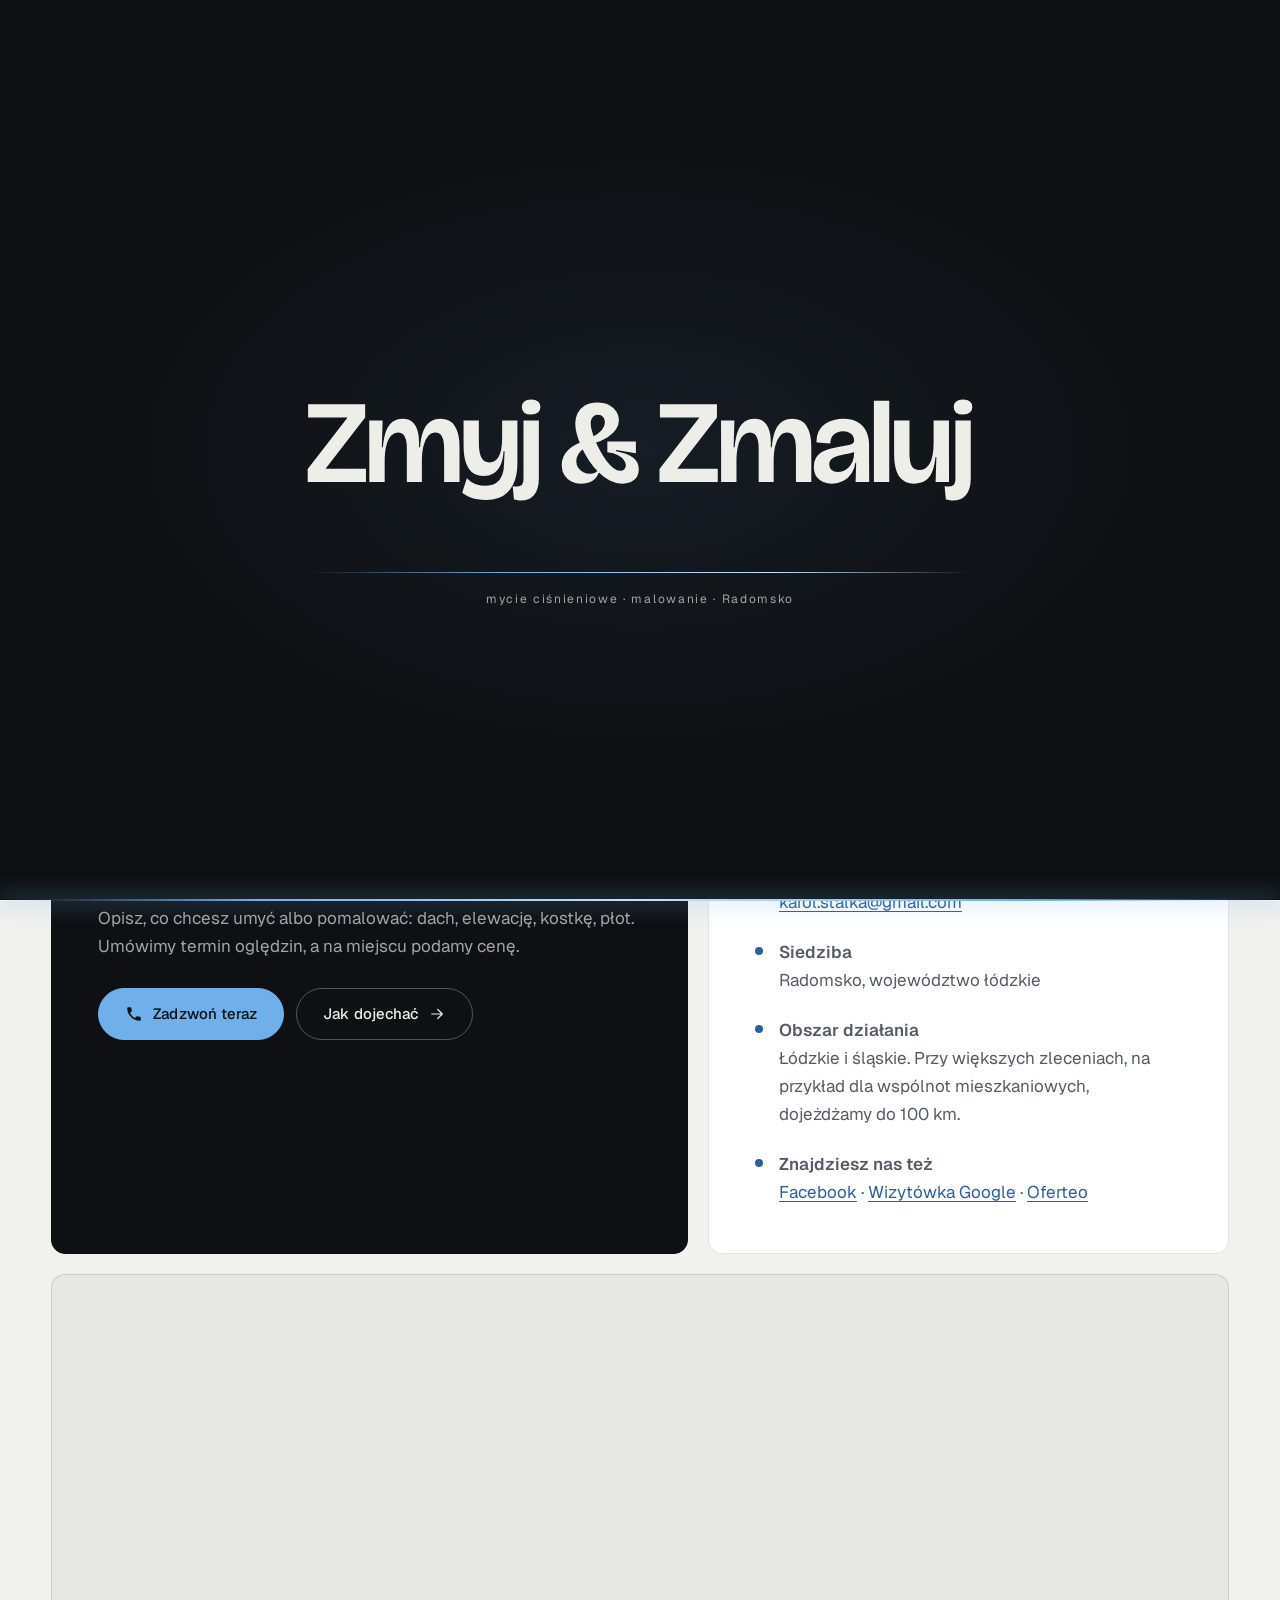
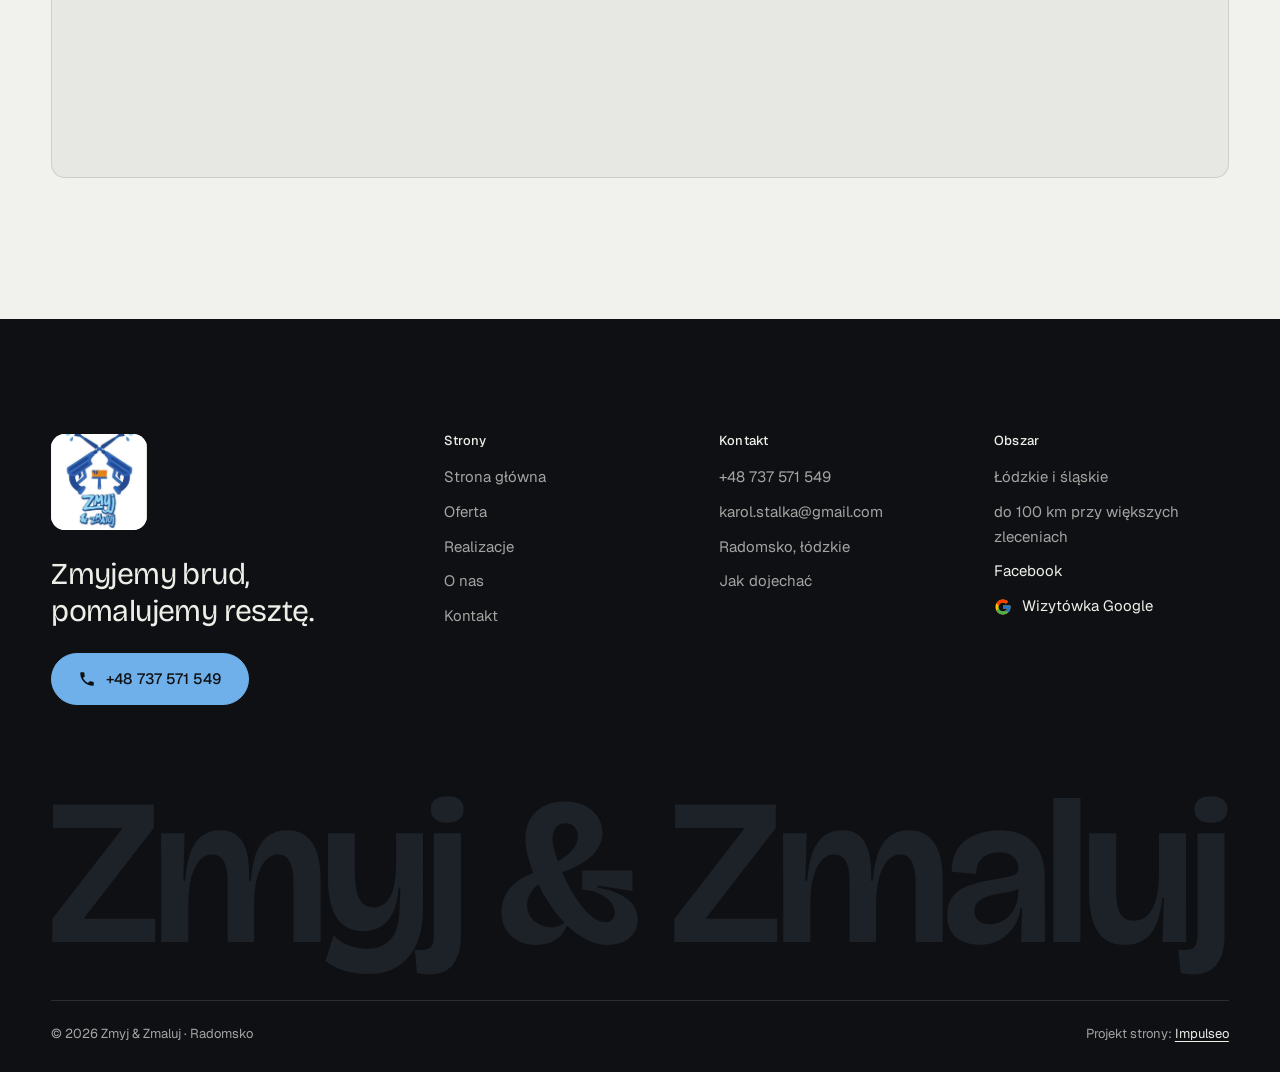
<file: kontakt.html>
<!DOCTYPE html>
<html lang="pl">
<head>
<meta charset="UTF-8">
<meta name="viewport" content="width=device-width, initial-scale=1.0">
<title>Kontakt - Zmyj &amp; Zmaluj | Radomsko, tel. +48 737 571 549</title>
<meta name="description" content="Kontakt z Zmyj &amp; Zmaluj, Radomsko: tel. +48 737 571 549, e-mail karol.stalka@gmail.com. Dojazd i wycena gratis, łódzkie i śląskie.">
<link rel="canonical" href="https://impulseo-pl.github.io/zmyj-i-zmaluj/kontakt.html">
<meta name="robots" content="noindex, nofollow">
<meta name="theme-color" content="#0E1013">
<meta property="og:type" content="website">
<meta property="og:locale" content="pl_PL">
<meta property="og:site_name" content="Zmyj &amp; Zmaluj">
<meta property="og:title" content="Kontakt - Zmyj &amp; Zmaluj | Radomsko, tel. +48 737 571 549">
<meta property="og:description" content="Kontakt z Zmyj &amp; Zmaluj, Radomsko: tel. +48 737 571 549, e-mail karol.stalka@gmail.com. Dojazd i wycena gratis, łódzkie i śląskie.">
<meta property="og:url" content="https://impulseo-pl.github.io/zmyj-i-zmaluj/kontakt.html">
<meta property="og:image" content="https://impulseo-pl.github.io/zmyj-i-zmaluj/img/og.jpg">
<meta property="og:image:width" content="1200">
<meta property="og:image:height" content="630">
<meta name="twitter:card" content="summary_large_image">
<link rel="icon" href="img/logo-znak.jpg">
<script>(function(){var d=document.documentElement;d.classList.add('js');try{if(!window.matchMedia('(prefers-reduced-motion: reduce)').matches)d.classList.add('anim');}catch(e){}setTimeout(function(){if(!d.classList.contains('anim-ok'))d.classList.remove('anim');},3500);})();</script>
<script>(function(){try{var d=document.documentElement,q=/[?&]intro/.test(location.search);if(!q&&window.matchMedia&&matchMedia('(prefers-reduced-motion: reduce)').matches)return;if(!q&&sessionStorage.getItem('zmyj_intro'))return;sessionStorage.setItem('zmyj_intro','1');d.classList.add('intro-on');setTimeout(function(){d.classList.remove('intro-on','intro-gra','intro-out');d.classList.add('hero-go')},4600);}catch(e){}})();</script>
<link rel="preload" as="image" href="img/head-kontakt.jpg" fetchpriority="high">
<link rel="preconnect" href="https://fonts.googleapis.com">
<link rel="preconnect" href="https://fonts.gstatic.com" crossorigin>
<link href="https://fonts.googleapis.com/css2?family=Bricolage+Grotesque:opsz,wght@12..96,400..700&family=Geist:wght@400..600&display=swap" rel="stylesheet">
<link rel="stylesheet" href="assets/styles.css?v=20261106">
<script src="assets/lenis.min.js?v=1.1.20" defer></script>
<script src="assets/main.js?v=20261106" defer></script>
</head>
<body>
<a class="skip" href="#tresc">Przejdź do treści</a>
<header class="site-head">
<div class="intro" aria-hidden="true"><span class="intro-line"><i></i></span><span class="intro-meta">mycie ciśnieniowe · malowanie · Radomsko</span></div><div class="head-in">
  <a class="brand" href="index.html" aria-label="Zmyj &amp; Zmaluj - strona główna">
    <span class="brand-logo"><img src="img/logo-znak.jpg" alt="" width="240" height="240"></span>
    <span class="znak"><svg class="wm" viewBox="17 -706 5653 868" role="img" aria-label="Zmyj &amp; Zmaluj"><path pathLength="1" style="--i:0" d="M23 0V-111.3L358.4 -544.5V-547.5H26.6V-660H510.6V-548L175.9 -115.5V-112.5H517.4V0Z"/><path pathLength="1" style="--i:1" d="M546.1 0V-264.8L545.2 -522.6H658.8L652.2 -294.4H660.8Q667.8 -381.1 688.5 -434.3Q709.1 -487.4 744.2 -512Q779.3 -536.6 828.8 -536.6Q880 -536.6 911.3 -510.5Q942.6 -484.3 956.7 -430.8Q970.8 -377.3 967.7 -294.4H976.3Q982.7 -380.1 1004.3 -433.3Q1025.8 -486.4 1062.3 -511.5Q1098.7 -536.6 1150.1 -536.6Q1190.8 -536.6 1220.8 -521.6Q1250.8 -506.6 1271.2 -476.5Q1291.5 -446.3 1301.5 -400.7Q1311.5 -355 1311.5 -293.7V0H1181V-280Q1181 -327.9 1173.1 -359.1Q1165.3 -390.3 1149.1 -405.3Q1133 -420.4 1107.6 -420.4Q1073.2 -420.4 1047.2 -392.1Q1021.1 -363.8 1006.6 -309.7Q992 -255.7 992 -176.8V0H864.6V-284.9Q864.6 -331.3 856.6 -361.1Q848.6 -391 832.2 -405.7Q815.9 -420.4 790.8 -420.4Q758 -420.4 732.3 -394.5Q706.6 -368.6 691.5 -314.5Q676.3 -260.5 676.3 -176.8V0Z"/><path pathLength="1" style="--i:2" d="M1535.8 153.3Q1502.2 153.3 1465.8 146.8Q1429.3 140.3 1395.4 126.3Q1361.5 112.3 1334.1 90.8L1374.1 -32.6Q1406.5 3.2 1449.4 17.8Q1492.2 32.4 1530.8 32.4Q1587 32.4 1622 8.8Q1657 -14.7 1673.2 -57.2Q1689.5 -99.6 1689.5 -156.3L1694 -261.2H1685.3Q1680.9 -187 1658.1 -140.7Q1635.4 -94.4 1598.9 -73.1Q1562.4 -51.8 1515.8 -51.8Q1457.6 -51.8 1420.2 -81.4Q1382.9 -111 1364.5 -168.1Q1346.1 -225.2 1346.1 -307.1V-522.6H1475.6V-338Q1475.6 -249.4 1497.1 -207.9Q1518.5 -166.3 1565 -166.3Q1590.4 -166.3 1610.7 -178.8Q1631 -191.2 1644.9 -216.6Q1658.8 -242 1666 -280.2Q1673.3 -318.4 1673.3 -368.9V-522.6H1802.8V-152.4Q1802.8 -108 1794.5 -63.8Q1786.2 -19.6 1767.5 19.4Q1748.8 58.3 1718.2 88.6Q1687.5 118.8 1642.4 136.1Q1597.4 153.3 1535.8 153.3Z"/><path pathLength="1" style="--i:3" d="M1834.5 155.6Q1820.6 155.6 1805.3 153.5Q1790 151.4 1773.6 147.9L1763 35.2Q1812.2 43.5 1833.5 30Q1854.7 16.5 1854.7 -31.8V-522.6H1984.9V-31.8Q1984.9 18 1974.2 53.6Q1963.5 89.1 1943.2 111.9Q1922.9 134.6 1895.5 145.1Q1868 155.6 1834.5 155.6ZM1919.1 -572.6Q1880.6 -572.6 1860.5 -589.1Q1840.3 -605.6 1840.3 -636.4Q1840.3 -668 1860.6 -684.2Q1880.9 -700.4 1919 -700.4Q1958 -700.4 1978.2 -683.9Q1998.3 -667.3 1998.3 -636Q1998.3 -606 1978.1 -589.3Q1957.9 -572.6 1919.1 -572.6Z"/><path pathLength="1" style="--i:4" d="M2690.2 14.1Q2636.5 14.1 2586.5 -12.1Q2536.4 -38.3 2492.1 -82.1Q2447.7 -125.9 2411.5 -180.4Q2375.3 -234.9 2348.8 -292.5Q2322.3 -350.1 2308.1 -403Q2293.9 -456 2293.9 -496.7Q2293.9 -542.7 2313.4 -583Q2333 -623.3 2374.9 -648.9Q2416.8 -674.4 2482.7 -674.4Q2544.3 -674.4 2584.3 -652.5Q2624.3 -630.6 2644.5 -596.5Q2664.6 -562.5 2664.6 -525.2Q2664.6 -484.3 2640.6 -447.3Q2616.6 -410.3 2569.6 -380.2Q2522.5 -350.1 2452.5 -329.4L2436.3 -380.4Q2490 -408 2518 -439.3Q2546 -470.6 2546 -507.2Q2546 -534.4 2530.4 -552.3Q2514.8 -570.3 2485.9 -570.3Q2463.8 -570.3 2450 -559.1Q2436.1 -548 2430.4 -531.3Q2424.7 -514.6 2424.7 -497Q2424.7 -472.2 2435.5 -433.2Q2446.2 -394.1 2465.1 -348.8Q2484 -303.4 2508.7 -258.6Q2533.4 -213.7 2561.5 -176.8Q2589.5 -139.9 2619.1 -117.4Q2648.6 -94.9 2676.7 -94.9Q2699.1 -94.9 2711.3 -108.6Q2723.6 -122.2 2723.6 -141.7Q2723.6 -162.9 2707.6 -186Q2691.7 -209 2657.3 -227.8Q2622.8 -246.6 2566.3 -252.3V-344.1H2808.6V-244.9L2640.7 -271.8V-262.2Q2733.2 -245.5 2783.2 -208.2Q2833.1 -171 2833.1 -106.9Q2833.1 -71.6 2819.2 -48Q2805.2 -24.5 2783.3 -10.7Q2761.3 3 2736.5 8.6Q2711.6 14.1 2690.2 14.1ZM2346.5 13.8Q2298.8 13.8 2260.8 -4.9Q2222.8 -23.7 2201 -58.9Q2179.2 -94.2 2179.2 -143.6Q2179.2 -185 2194.2 -217.1Q2209.2 -249.2 2233.7 -272.9Q2258.3 -296.6 2287.5 -312.5Q2316.7 -328.4 2345.4 -336.8L2366.8 -285.6Q2336.9 -265.7 2319.8 -236.9Q2302.7 -208.2 2302.7 -177.1Q2302.7 -144.8 2318.8 -120.9Q2334.8 -96.9 2362.1 -84Q2389.4 -71 2422.5 -71Q2445.8 -71 2461.8 -79Q2477.8 -87 2490 -99.4L2500.7 -76.8H2492.7Q2483.7 -50.9 2464.2 -30.3Q2444.8 -9.8 2415.3 2Q2385.9 13.8 2346.5 13.8Z"/><path pathLength="1" style="--i:5" d="M3009 0V-111.3L3344.4 -544.5V-547.5H3012.6V-660H3496.6V-548L3161.9 -115.5V-112.5H3503.4V0Z"/><path pathLength="1" style="--i:6" d="M3532.1 0V-264.8L3531.2 -522.6H3644.8L3638.2 -294.4H3646.8Q3653.8 -381.1 3674.5 -434.3Q3695.1 -487.4 3730.2 -512Q3765.3 -536.6 3814.8 -536.6Q3866 -536.6 3897.3 -510.5Q3928.6 -484.3 3942.7 -430.8Q3956.8 -377.3 3953.7 -294.4H3962.3Q3968.7 -380.1 3990.3 -433.3Q4011.8 -486.4 4048.3 -511.5Q4084.7 -536.6 4136.1 -536.6Q4176.8 -536.6 4206.8 -521.6Q4236.8 -506.6 4257.2 -476.5Q4277.5 -446.3 4287.5 -400.7Q4297.5 -355 4297.5 -293.7V0H4167V-280Q4167 -327.9 4159.1 -359.1Q4151.3 -390.3 4135.1 -405.3Q4119 -420.4 4093.6 -420.4Q4059.2 -420.4 4033.2 -392.1Q4007.1 -363.8 3992.6 -309.7Q3978 -255.7 3978 -176.8V0H3850.6V-284.9Q3850.6 -331.3 3842.6 -361.1Q3834.6 -391 3818.2 -405.7Q3801.9 -420.4 3776.8 -420.4Q3744 -420.4 3718.3 -394.5Q3692.6 -368.6 3677.5 -314.5Q3662.3 -260.5 3662.3 -176.8V0Z"/><path pathLength="1" style="--i:7" d="M4473.9 13.7Q4433.6 13.7 4398.3 -0.6Q4363.1 -14.9 4341.1 -46.2Q4319.2 -77.6 4319.2 -129.1Q4319.2 -176.3 4337.3 -206.1Q4355.4 -235.8 4386.6 -254.2Q4417.9 -272.5 4456.5 -282.3Q4495.1 -292.1 4535.4 -299.1Q4589.5 -308.8 4616.1 -314.7Q4642.7 -320.5 4651.7 -329Q4660.8 -337.4 4660.8 -352.6Q4660.8 -390.6 4634.3 -410.7Q4607.9 -430.8 4566.9 -430.8Q4541.6 -430.8 4516.6 -421.3Q4491.6 -411.8 4475.1 -389Q4458.5 -366.3 4457.7 -326.2L4340.4 -337.1Q4341.1 -395 4361.6 -433.6Q4382.2 -472.3 4416.1 -494.8Q4450.1 -517.2 4490.3 -526.9Q4530.5 -536.6 4570.5 -536.6Q4640.5 -536.6 4689 -510.4Q4737.4 -484.2 4762.7 -433.3Q4787.9 -382.5 4787.9 -307.7V-211.9Q4788.2 -176.8 4788.4 -141.2Q4788.5 -105.6 4788.7 -70.3Q4788.8 -35.1 4788.8 0H4673.4Q4674.9 -40.2 4676.1 -80Q4677.3 -119.9 4678.5 -163.9H4671.6Q4666.1 -114.7 4639.8 -74.3Q4613.6 -34 4571.3 -10.1Q4529.1 13.7 4473.9 13.7ZM4522 -85.1Q4545.3 -85.1 4569.5 -94.5Q4593.6 -103.8 4614.1 -123.3Q4634.6 -142.8 4647.4 -173.4Q4660.2 -203.9 4660.8 -245.6L4661.1 -269L4687.8 -274.4Q4678.3 -260.2 4656.9 -252Q4635.6 -243.9 4608.6 -239.2Q4581.5 -234.6 4554 -229.6Q4526.4 -224.7 4502.8 -215.7Q4479.2 -206.7 4464.6 -191.2Q4450 -175.7 4450 -148.6Q4450 -118.7 4469.9 -101.9Q4489.7 -85.1 4522 -85.1Z"/><path pathLength="1" style="--i:8" d="M4828.8 0V-691H4959V0Z"/><path pathLength="1" style="--i:9" d="M5171.9 13.7Q5083.5 13.7 5041.8 -49Q5000.2 -111.7 5000.2 -242.3V-522.6H5130.7V-243.7Q5130.7 -166.8 5151 -134.4Q5171.2 -101.9 5213.9 -101.9Q5241.9 -101.9 5264.3 -115.7Q5286.7 -129.4 5302.8 -157.6Q5318.9 -185.7 5327.3 -229.8Q5335.7 -273.8 5335.7 -335.4V-522.6H5465.9V-249.7L5466.5 0H5352.5L5359.1 -212.6H5351.5Q5344 -133.5 5322.2 -83.6Q5300.5 -33.8 5263.3 -10Q5226.2 13.7 5171.9 13.7Z"/><path pathLength="1" style="--i:10" d="M5500.5 155.6Q5486.6 155.6 5471.3 153.5Q5456 151.4 5439.6 147.9L5429 35.2Q5478.2 43.5 5499.5 30Q5520.7 16.5 5520.7 -31.8V-522.6H5650.9V-31.8Q5650.9 18 5640.2 53.6Q5629.5 89.1 5609.2 111.9Q5588.9 134.6 5561.5 145.1Q5534 155.6 5500.5 155.6ZM5585.1 -572.6Q5546.6 -572.6 5526.5 -589.1Q5506.3 -605.6 5506.3 -636.4Q5506.3 -668 5526.6 -684.2Q5546.9 -700.4 5585 -700.4Q5624 -700.4 5644.2 -683.9Q5664.3 -667.3 5664.3 -636Q5664.3 -606 5644.1 -589.3Q5623.9 -572.6 5585.1 -572.6Z"/></svg></span>
    <span class="brand-sub">Mycie i&nbsp;malowanie<br>Radomsko i&nbsp;okolice</span>
  </a>
  <nav class="nav-links" aria-label="Menu główne">
    <a class="nl" href="oferta.html">Oferta</a><a class="nl" href="realizacje.html">Realizacje</a><a class="nl" href="o-nas.html">O&nbsp;nas</a><a class="nl" href="kontakt.html" aria-current="page">Kontakt</a>
    <a class="btn btn-copper nav-cta" href="tel:+48737571549"><svg class="ico" width="16" height="16" viewBox="0 0 24 24" fill="none" aria-hidden="true"><path d="M6.6 10.8a15.5 15.5 0 0 0 6.6 6.6l2.2-2.2a1 1 0 0 1 1-.24 11.4 11.4 0 0 0 3.6.58 1 1 0 0 1 1 1V20a1 1 0 0 1-1 1A17 17 0 0 1 3 4a1 1 0 0 1 1-1h3.5a1 1 0 0 1 1 1c0 1.25.2 2.46.58 3.6a1 1 0 0 1-.25 1l-2.23 2.2Z" fill="currentColor"/></svg>+48 737 571 549</a>
  </nav>
  <button class="burger" type="button" aria-label="Otwórz menu" aria-expanded="false" aria-controls="mnav"><span></span><span></span></button>
</div>
</header>
<script>(function(){var d=document.documentElement;if(!d.classList.contains('intro-on'))return;
var wyszlo=false,koniec=false,t0=Date.now();
function heroGotowe(){var im=document.querySelector('.hero-media img, .pagehead-media img');return !!(im&&im.complete&&im.naturalWidth>0);}
function sprzataj(){if(koniec)return;koniec=true;d.classList.add('hero-go');d.classList.remove('intro-on','intro-gra','intro-out');
['--i-w','--i-h','--i-px','--i-py','--i-zmniejsz','--i-baza-w','--i-baza-h'].forEach(function(k){d.style.removeProperty(k);});
try{document.dispatchEvent(new Event('wejscie:koniec'));}catch(e){}}
function wyjdz(){if(wyszlo||koniec)return;wyszlo=true;d.classList.add('intro-out');setTimeout(function(){d.classList.add('hero-go');},240);setTimeout(sprzataj,880);}
function moze(){if(wyszlo||koniec)return;var t=Date.now()-t0;if(t>=1500&&(heroGotowe()||t>=1900))wyjdz();else setTimeout(moze,60);}
try{var znak=document.querySelector('.brand .znak'),wm=znak&&znak.querySelector('.wm');if(!wm){sprzataj();return;}
znak.classList.add('mierze');var r=wm.getBoundingClientRect();znak.classList.remove('mierze');
if(!r.width||!r.height){sprzataj();return;}
var W=window.innerWidth,H=window.innerHeight,cel=W<680?Math.min(W*0.84,360):Math.min(W*0.52,760);cel=Math.max(r.width,cel);
var u=function(k,v){d.style.setProperty(k,v);};
u('--i-w',Math.round(cel)+'px');u('--i-h',Math.round(cel*r.height/r.width)+'px');u('--i-zmniejsz',(r.width/cel).toFixed(4));
u('--i-px',Math.round(r.left+r.width/2-W/2)+'px');u('--i-py',Math.round(r.top+r.height/2-H/2)+'px');
u('--i-baza-w',Math.round(r.width)+'px');u('--i-baza-h',Math.round(r.height)+'px');
requestAnimationFrame(function(){requestAnimationFrame(function(){d.classList.add('intro-gra');t0=Date.now();moze();});});
['wheel','touchstart','keydown','pointerdown'].forEach(function(ev){window.addEventListener(ev,function(){sprzataj();},{once:true,passive:true});});
setTimeout(sprzataj,4100);
}catch(e){sprzataj();}})();</script>
<div class="mnav" id="mnav">
  <div class="mnav-in">
    <a class="ml" href="index.html">Strona główna</a><a class="ml" href="oferta.html">Oferta</a><a class="ml" href="realizacje.html">Realizacje</a><a class="ml" href="o-nas.html">O&nbsp;nas</a><a class="ml" href="kontakt.html" aria-current="page">Kontakt</a>
    <div class="mnav-foot">
      <span>Dojazd i&nbsp;wycena za darmo</span>
      <a class="btn btn-copper" href="tel:+48737571549"><svg class="ico" width="16" height="16" viewBox="0 0 24 24" fill="none" aria-hidden="true"><path d="M6.6 10.8a15.5 15.5 0 0 0 6.6 6.6l2.2-2.2a1 1 0 0 1 1-.24 11.4 11.4 0 0 0 3.6.58 1 1 0 0 1 1 1V20a1 1 0 0 1-1 1A17 17 0 0 1 3 4a1 1 0 0 1 1-1h3.5a1 1 0 0 1 1 1c0 1.25.2 2.46.58 3.6a1 1 0 0 1-.25 1l-2.23 2.2Z" fill="currentColor"/></svg>+48 737 571 549</a>
    </div>
  </div>
</div>
<main id="tresc">

<section class="pagehead">
  <div class="pagehead-media"><img src="img/head-kontakt.jpg" alt="Dach z pomarańczowej dachówki na tle nieba" width="1600" height="1068" decoding="async" fetchpriority="high"></div>
  <div class="ph-in">
    <p class="crumb up" style="--d:0"><a href="index.html">Strona główna</a><span class="sl" aria-hidden="true"></span>Kontakt</p>
    <h1><span class="ln"><span class="ln-i" style="--k:0">Jeden telefon</span></span><span class="ln"><span class="ln-i" style="--k:1"><em>wystarczy.</em></span></span></h1>
    <p class="ph-lead up" style="--d:300">Najszybciej telefonicznie. Umówimy oględziny, a&nbsp;wycenę dostaniesz za darmo.</p>
  </div>
</section>

<section class="sec">
  <div class="wrap">
    <div class="k-grid">
      <div class="k-card dark rv">
        <span class="lbl">Dojazd i&nbsp;wycena za darmo</span>
        <a class="k-phone" href="tel:+48737571549">+48 737 571 549</a>
        <p>Opisz, co chcesz umyć albo pomalować: dach, elewację, kostkę, płot. Umówimy termin oględzin, a&nbsp;na miejscu podamy cenę.</p>
        <div class="cta-row" style="margin-top:28px">
          <a class="btn btn-copper" href="tel:+48737571549"><svg class="ico" width="16" height="16" viewBox="0 0 24 24" fill="none" aria-hidden="true"><path d="M6.6 10.8a15.5 15.5 0 0 0 6.6 6.6l2.2-2.2a1 1 0 0 1 1-.24 11.4 11.4 0 0 0 3.6.58 1 1 0 0 1 1 1V20a1 1 0 0 1-1 1A17 17 0 0 1 3 4a1 1 0 0 1 1-1h3.5a1 1 0 0 1 1 1c0 1.25.2 2.46.58 3.6a1 1 0 0 1-.25 1l-2.23 2.2Z" fill="currentColor"/></svg>Zadzwoń teraz</a>
          <a class="btn btn-ghost" href="https://www.google.com/maps/place/ZMYJ+I+ZMALUJ/@51.0635569,19.4487373,15z/data=!4m6!3m5!1s0x471755c229f0ec9d:0x13a7df13c841205b!8m2!3d51.0635569!4d19.4487373!16s%2Fg%2F11s5fxjgc0" target="_blank" rel="noopener">Jak dojechać<svg class="ico arr" width="18" height="18" viewBox="0 0 24 24" fill="none" stroke="currentColor" stroke-width="1.6" stroke-linecap="round" stroke-linejoin="round" aria-hidden="true"><path d="M5 12h14M13 6l6 6-6 6"/></svg></a>
        </div>
      </div>
      <div class="k-card rv" style="--d:120">
        <ul class="k-list">
          <li><i class="kd" aria-hidden="true"></i><span><b>Telefon</b><a class="u" href="tel:+48737571549">+48 737 571 549</a></span></li>
          <li><i class="kd" aria-hidden="true"></i><span><b>E-mail</b><a class="u" href="mailto:karol.stalka@gmail.com">karol.stalka@gmail.com</a></span></li>
          <li><i class="kd" aria-hidden="true"></i><span><b>Siedziba</b>Radomsko, województwo łódzkie</span></li>
          <li><i class="kd" aria-hidden="true"></i><span><b>Obszar działania</b>Łódzkie i&nbsp;śląskie. Przy większych zleceniach, na przykład dla wspólnot mieszkaniowych, dojeżdżamy do 100 km.</span></li>
          <li><i class="kd" aria-hidden="true"></i><span><b>Znajdziesz nas też</b><a class="u" href="https://www.facebook.com/zmyjzmaluj/" target="_blank" rel="noopener">Facebook</a> · <a class="u" href="https://www.google.com/maps/place/ZMYJ+I+ZMALUJ/@51.0635569,19.4487373,15z/data=!4m6!3m5!1s0x471755c229f0ec9d:0x13a7df13c841205b!8m2!3d51.0635569!4d19.4487373!16s%2Fg%2F11s5fxjgc0" target="_blank" rel="noopener">Wizytówka Google</a> · <a class="u" href="https://www.oferteo.pl/zmyj-i-zmaluj/firma/5795150" target="_blank" rel="noopener">Oferteo</a></span></li>
        </ul>
      </div>
    </div>
    <div class="map map-lg rv">
      <iframe title="Mapa dojazdu - Zmyj &amp; Zmaluj, Radomsko" src="https://maps.google.com/maps?q=51.0635569,19.4487373&z=9&output=embed" loading="lazy" referrerpolicy="no-referrer-when-downgrade"></iframe>
    </div>
  </div>
</section>
</main>
<footer class="site-foot">
  <div class="wrap">
    <div class="foot-top">
      <div>
        <span class="foot-logo"><img src="img/logo.jpg" alt="Logo Zmyj &amp; Zmaluj" width="794" height="794" loading="lazy" decoding="async"></span>
        <p class="foot-claim">Zmyjemy brud, pomalujemy resztę.</p>
        <a class="btn btn-copper" href="tel:+48737571549"><svg class="ico" width="16" height="16" viewBox="0 0 24 24" fill="none" aria-hidden="true"><path d="M6.6 10.8a15.5 15.5 0 0 0 6.6 6.6l2.2-2.2a1 1 0 0 1 1-.24 11.4 11.4 0 0 0 3.6.58 1 1 0 0 1 1 1V20a1 1 0 0 1-1 1A17 17 0 0 1 3 4a1 1 0 0 1 1-1h3.5a1 1 0 0 1 1 1c0 1.25.2 2.46.58 3.6a1 1 0 0 1-.25 1l-2.23 2.2Z" fill="currentColor"/></svg>+48 737 571 549</a>
      </div>
      <div>
        <h4>Strony</h4>
        <ul><li><a href="index.html">Strona główna</a></li><li><a href="oferta.html">Oferta</a></li><li><a href="realizacje.html">Realizacje</a></li><li><a href="o-nas.html">O&nbsp;nas</a></li><li><a href="kontakt.html">Kontakt</a></li></ul>
      </div>
      <div>
        <h4>Kontakt</h4>
        <ul>
          <li><a href="tel:+48737571549">+48 737 571 549</a></li>
          <li><a href="mailto:karol.stalka@gmail.com">karol.stalka@gmail.com</a></li>
          <li>Radomsko, łódzkie</li>
          <li><a href="https://www.google.com/maps/place/ZMYJ+I+ZMALUJ/@51.0635569,19.4487373,15z/data=!4m6!3m5!1s0x471755c229f0ec9d:0x13a7df13c841205b!8m2!3d51.0635569!4d19.4487373!16s%2Fg%2F11s5fxjgc0" target="_blank" rel="noopener">Jak dojechać</a></li>
        </ul>
      </div>
      <div>
        <h4>Obszar</h4>
        <ul>
          <li>Łódzkie i&nbsp;śląskie</li>
          <li>do 100 km przy większych zleceniach</li>
          <li><a class="soc" href="https://www.facebook.com/zmyjzmaluj/" target="_blank" rel="noopener">Facebook</a></li>
          <li><a class="soc" href="https://www.google.com/maps/place/ZMYJ+I+ZMALUJ/@51.0635569,19.4487373,15z/data=!4m6!3m5!1s0x471755c229f0ec9d:0x13a7df13c841205b!8m2!3d51.0635569!4d19.4487373!16s%2Fg%2F11s5fxjgc0" target="_blank" rel="noopener" aria-label="Wizytówka Zmyj &amp; Zmaluj w Google"><svg class="g-logo" viewBox="0 0 48 48" aria-hidden="true"><path fill="#FFC107" d="M43.6 20.5H42V20H24v8h11.3C33.7 32.7 29.2 36 24 36c-6.6 0-12-5.4-12-12s5.4-12 12-12c3.1 0 5.8 1.2 7.9 3.1l5.7-5.7C34 6.1 29.3 4 24 4 12.9 4 4 12.9 4 24s8.9 20 20 20 20-8.9 20-20c0-1.3-.1-2.4-.4-3.5z"/><path fill="#FF3D00" d="m6.3 14.7 6.6 4.8C14.7 15.1 19 12 24 12c3.1 0 5.8 1.2 7.9 3.1l5.7-5.7C34 6.1 29.3 4 24 4 16.3 4 9.7 8.3 6.3 14.7z"/><path fill="#4CAF50" d="M24 44c5.2 0 9.9-2 13.4-5.2l-6.2-5.2A11.9 11.9 0 0 1 24 36c-5.2 0-9.6-3.3-11.3-7.9l-6.5 5C9.5 39.6 16.2 44 24 44z"/><path fill="#1976D2" d="M43.6 20.5H42V20H24v8h11.3a12 12 0 0 1-4.1 5.6l6.2 5.2C37 39.2 44 34 44 24c0-1.3-.1-2.4-.4-3.5z"/></svg>Wizytówka Google</a></li>
        </ul>
      </div>
    </div>
    <div class="foot-mark" aria-hidden="true"><svg class="wm-foot" viewBox="17 -706 5653 868" aria-hidden="true" focusable="false"><path style="--i:0" d="M23 0V-111.3L358.4 -544.5V-547.5H26.6V-660H510.6V-548L175.9 -115.5V-112.5H517.4V0Z"/><path style="--i:1" d="M546.1 0V-264.8L545.2 -522.6H658.8L652.2 -294.4H660.8Q667.8 -381.1 688.5 -434.3Q709.1 -487.4 744.2 -512Q779.3 -536.6 828.8 -536.6Q880 -536.6 911.3 -510.5Q942.6 -484.3 956.7 -430.8Q970.8 -377.3 967.7 -294.4H976.3Q982.7 -380.1 1004.3 -433.3Q1025.8 -486.4 1062.3 -511.5Q1098.7 -536.6 1150.1 -536.6Q1190.8 -536.6 1220.8 -521.6Q1250.8 -506.6 1271.2 -476.5Q1291.5 -446.3 1301.5 -400.7Q1311.5 -355 1311.5 -293.7V0H1181V-280Q1181 -327.9 1173.1 -359.1Q1165.3 -390.3 1149.1 -405.3Q1133 -420.4 1107.6 -420.4Q1073.2 -420.4 1047.2 -392.1Q1021.1 -363.8 1006.6 -309.7Q992 -255.7 992 -176.8V0H864.6V-284.9Q864.6 -331.3 856.6 -361.1Q848.6 -391 832.2 -405.7Q815.9 -420.4 790.8 -420.4Q758 -420.4 732.3 -394.5Q706.6 -368.6 691.5 -314.5Q676.3 -260.5 676.3 -176.8V0Z"/><path style="--i:2" d="M1535.8 153.3Q1502.2 153.3 1465.8 146.8Q1429.3 140.3 1395.4 126.3Q1361.5 112.3 1334.1 90.8L1374.1 -32.6Q1406.5 3.2 1449.4 17.8Q1492.2 32.4 1530.8 32.4Q1587 32.4 1622 8.8Q1657 -14.7 1673.2 -57.2Q1689.5 -99.6 1689.5 -156.3L1694 -261.2H1685.3Q1680.9 -187 1658.1 -140.7Q1635.4 -94.4 1598.9 -73.1Q1562.4 -51.8 1515.8 -51.8Q1457.6 -51.8 1420.2 -81.4Q1382.9 -111 1364.5 -168.1Q1346.1 -225.2 1346.1 -307.1V-522.6H1475.6V-338Q1475.6 -249.4 1497.1 -207.9Q1518.5 -166.3 1565 -166.3Q1590.4 -166.3 1610.7 -178.8Q1631 -191.2 1644.9 -216.6Q1658.8 -242 1666 -280.2Q1673.3 -318.4 1673.3 -368.9V-522.6H1802.8V-152.4Q1802.8 -108 1794.5 -63.8Q1786.2 -19.6 1767.5 19.4Q1748.8 58.3 1718.2 88.6Q1687.5 118.8 1642.4 136.1Q1597.4 153.3 1535.8 153.3Z"/><path style="--i:3" d="M1834.5 155.6Q1820.6 155.6 1805.3 153.5Q1790 151.4 1773.6 147.9L1763 35.2Q1812.2 43.5 1833.5 30Q1854.7 16.5 1854.7 -31.8V-522.6H1984.9V-31.8Q1984.9 18 1974.2 53.6Q1963.5 89.1 1943.2 111.9Q1922.9 134.6 1895.5 145.1Q1868 155.6 1834.5 155.6ZM1919.1 -572.6Q1880.6 -572.6 1860.5 -589.1Q1840.3 -605.6 1840.3 -636.4Q1840.3 -668 1860.6 -684.2Q1880.9 -700.4 1919 -700.4Q1958 -700.4 1978.2 -683.9Q1998.3 -667.3 1998.3 -636Q1998.3 -606 1978.1 -589.3Q1957.9 -572.6 1919.1 -572.6Z"/><path style="--i:4" d="M2690.2 14.1Q2636.5 14.1 2586.5 -12.1Q2536.4 -38.3 2492.1 -82.1Q2447.7 -125.9 2411.5 -180.4Q2375.3 -234.9 2348.8 -292.5Q2322.3 -350.1 2308.1 -403Q2293.9 -456 2293.9 -496.7Q2293.9 -542.7 2313.4 -583Q2333 -623.3 2374.9 -648.9Q2416.8 -674.4 2482.7 -674.4Q2544.3 -674.4 2584.3 -652.5Q2624.3 -630.6 2644.5 -596.5Q2664.6 -562.5 2664.6 -525.2Q2664.6 -484.3 2640.6 -447.3Q2616.6 -410.3 2569.6 -380.2Q2522.5 -350.1 2452.5 -329.4L2436.3 -380.4Q2490 -408 2518 -439.3Q2546 -470.6 2546 -507.2Q2546 -534.4 2530.4 -552.3Q2514.8 -570.3 2485.9 -570.3Q2463.8 -570.3 2450 -559.1Q2436.1 -548 2430.4 -531.3Q2424.7 -514.6 2424.7 -497Q2424.7 -472.2 2435.5 -433.2Q2446.2 -394.1 2465.1 -348.8Q2484 -303.4 2508.7 -258.6Q2533.4 -213.7 2561.5 -176.8Q2589.5 -139.9 2619.1 -117.4Q2648.6 -94.9 2676.7 -94.9Q2699.1 -94.9 2711.3 -108.6Q2723.6 -122.2 2723.6 -141.7Q2723.6 -162.9 2707.6 -186Q2691.7 -209 2657.3 -227.8Q2622.8 -246.6 2566.3 -252.3V-344.1H2808.6V-244.9L2640.7 -271.8V-262.2Q2733.2 -245.5 2783.2 -208.2Q2833.1 -171 2833.1 -106.9Q2833.1 -71.6 2819.2 -48Q2805.2 -24.5 2783.3 -10.7Q2761.3 3 2736.5 8.6Q2711.6 14.1 2690.2 14.1ZM2346.5 13.8Q2298.8 13.8 2260.8 -4.9Q2222.8 -23.7 2201 -58.9Q2179.2 -94.2 2179.2 -143.6Q2179.2 -185 2194.2 -217.1Q2209.2 -249.2 2233.7 -272.9Q2258.3 -296.6 2287.5 -312.5Q2316.7 -328.4 2345.4 -336.8L2366.8 -285.6Q2336.9 -265.7 2319.8 -236.9Q2302.7 -208.2 2302.7 -177.1Q2302.7 -144.8 2318.8 -120.9Q2334.8 -96.9 2362.1 -84Q2389.4 -71 2422.5 -71Q2445.8 -71 2461.8 -79Q2477.8 -87 2490 -99.4L2500.7 -76.8H2492.7Q2483.7 -50.9 2464.2 -30.3Q2444.8 -9.8 2415.3 2Q2385.9 13.8 2346.5 13.8Z"/><path style="--i:5" d="M3009 0V-111.3L3344.4 -544.5V-547.5H3012.6V-660H3496.6V-548L3161.9 -115.5V-112.5H3503.4V0Z"/><path style="--i:6" d="M3532.1 0V-264.8L3531.2 -522.6H3644.8L3638.2 -294.4H3646.8Q3653.8 -381.1 3674.5 -434.3Q3695.1 -487.4 3730.2 -512Q3765.3 -536.6 3814.8 -536.6Q3866 -536.6 3897.3 -510.5Q3928.6 -484.3 3942.7 -430.8Q3956.8 -377.3 3953.7 -294.4H3962.3Q3968.7 -380.1 3990.3 -433.3Q4011.8 -486.4 4048.3 -511.5Q4084.7 -536.6 4136.1 -536.6Q4176.8 -536.6 4206.8 -521.6Q4236.8 -506.6 4257.2 -476.5Q4277.5 -446.3 4287.5 -400.7Q4297.5 -355 4297.5 -293.7V0H4167V-280Q4167 -327.9 4159.1 -359.1Q4151.3 -390.3 4135.1 -405.3Q4119 -420.4 4093.6 -420.4Q4059.2 -420.4 4033.2 -392.1Q4007.1 -363.8 3992.6 -309.7Q3978 -255.7 3978 -176.8V0H3850.6V-284.9Q3850.6 -331.3 3842.6 -361.1Q3834.6 -391 3818.2 -405.7Q3801.9 -420.4 3776.8 -420.4Q3744 -420.4 3718.3 -394.5Q3692.6 -368.6 3677.5 -314.5Q3662.3 -260.5 3662.3 -176.8V0Z"/><path style="--i:7" d="M4473.9 13.7Q4433.6 13.7 4398.3 -0.6Q4363.1 -14.9 4341.1 -46.2Q4319.2 -77.6 4319.2 -129.1Q4319.2 -176.3 4337.3 -206.1Q4355.4 -235.8 4386.6 -254.2Q4417.9 -272.5 4456.5 -282.3Q4495.1 -292.1 4535.4 -299.1Q4589.5 -308.8 4616.1 -314.7Q4642.7 -320.5 4651.7 -329Q4660.8 -337.4 4660.8 -352.6Q4660.8 -390.6 4634.3 -410.7Q4607.9 -430.8 4566.9 -430.8Q4541.6 -430.8 4516.6 -421.3Q4491.6 -411.8 4475.1 -389Q4458.5 -366.3 4457.7 -326.2L4340.4 -337.1Q4341.1 -395 4361.6 -433.6Q4382.2 -472.3 4416.1 -494.8Q4450.1 -517.2 4490.3 -526.9Q4530.5 -536.6 4570.5 -536.6Q4640.5 -536.6 4689 -510.4Q4737.4 -484.2 4762.7 -433.3Q4787.9 -382.5 4787.9 -307.7V-211.9Q4788.2 -176.8 4788.4 -141.2Q4788.5 -105.6 4788.7 -70.3Q4788.8 -35.1 4788.8 0H4673.4Q4674.9 -40.2 4676.1 -80Q4677.3 -119.9 4678.5 -163.9H4671.6Q4666.1 -114.7 4639.8 -74.3Q4613.6 -34 4571.3 -10.1Q4529.1 13.7 4473.9 13.7ZM4522 -85.1Q4545.3 -85.1 4569.5 -94.5Q4593.6 -103.8 4614.1 -123.3Q4634.6 -142.8 4647.4 -173.4Q4660.2 -203.9 4660.8 -245.6L4661.1 -269L4687.8 -274.4Q4678.3 -260.2 4656.9 -252Q4635.6 -243.9 4608.6 -239.2Q4581.5 -234.6 4554 -229.6Q4526.4 -224.7 4502.8 -215.7Q4479.2 -206.7 4464.6 -191.2Q4450 -175.7 4450 -148.6Q4450 -118.7 4469.9 -101.9Q4489.7 -85.1 4522 -85.1Z"/><path style="--i:8" d="M4828.8 0V-691H4959V0Z"/><path style="--i:9" d="M5171.9 13.7Q5083.5 13.7 5041.8 -49Q5000.2 -111.7 5000.2 -242.3V-522.6H5130.7V-243.7Q5130.7 -166.8 5151 -134.4Q5171.2 -101.9 5213.9 -101.9Q5241.9 -101.9 5264.3 -115.7Q5286.7 -129.4 5302.8 -157.6Q5318.9 -185.7 5327.3 -229.8Q5335.7 -273.8 5335.7 -335.4V-522.6H5465.9V-249.7L5466.5 0H5352.5L5359.1 -212.6H5351.5Q5344 -133.5 5322.2 -83.6Q5300.5 -33.8 5263.3 -10Q5226.2 13.7 5171.9 13.7Z"/><path style="--i:10" d="M5500.5 155.6Q5486.6 155.6 5471.3 153.5Q5456 151.4 5439.6 147.9L5429 35.2Q5478.2 43.5 5499.5 30Q5520.7 16.5 5520.7 -31.8V-522.6H5650.9V-31.8Q5650.9 18 5640.2 53.6Q5629.5 89.1 5609.2 111.9Q5588.9 134.6 5561.5 145.1Q5534 155.6 5500.5 155.6ZM5585.1 -572.6Q5546.6 -572.6 5526.5 -589.1Q5506.3 -605.6 5506.3 -636.4Q5506.3 -668 5526.6 -684.2Q5546.9 -700.4 5585 -700.4Q5624 -700.4 5644.2 -683.9Q5664.3 -667.3 5664.3 -636Q5664.3 -606 5644.1 -589.3Q5623.9 -572.6 5585.1 -572.6Z"/></svg></div>
    <div class="foot-bottom">
      <span>© 2026 Zmyj &amp; Zmaluj · Radomsko</span>
      <span>Projekt strony: <a class="foot-credit" href="https://impulseo.pl" target="_blank" rel="noopener">Impulseo</a></span>
    </div>
  </div>
</footer>
<div class="sticky-call">
  <a class="btn btn-copper" href="tel:+48737571549"><svg class="ico" width="16" height="16" viewBox="0 0 24 24" fill="none" aria-hidden="true"><path d="M6.6 10.8a15.5 15.5 0 0 0 6.6 6.6l2.2-2.2a1 1 0 0 1 1-.24 11.4 11.4 0 0 0 3.6.58 1 1 0 0 1 1 1V20a1 1 0 0 1-1 1A17 17 0 0 1 3 4a1 1 0 0 1 1-1h3.5a1 1 0 0 1 1 1c0 1.25.2 2.46.58 3.6a1 1 0 0 1-.25 1l-2.23 2.2Z" fill="currentColor"/></svg>Zadzwoń</a>
  <a class="btn btn-ghost" href="kontakt.html">Kontakt i&nbsp;dojazd</a>
</div>
</body>
</html>
</file>
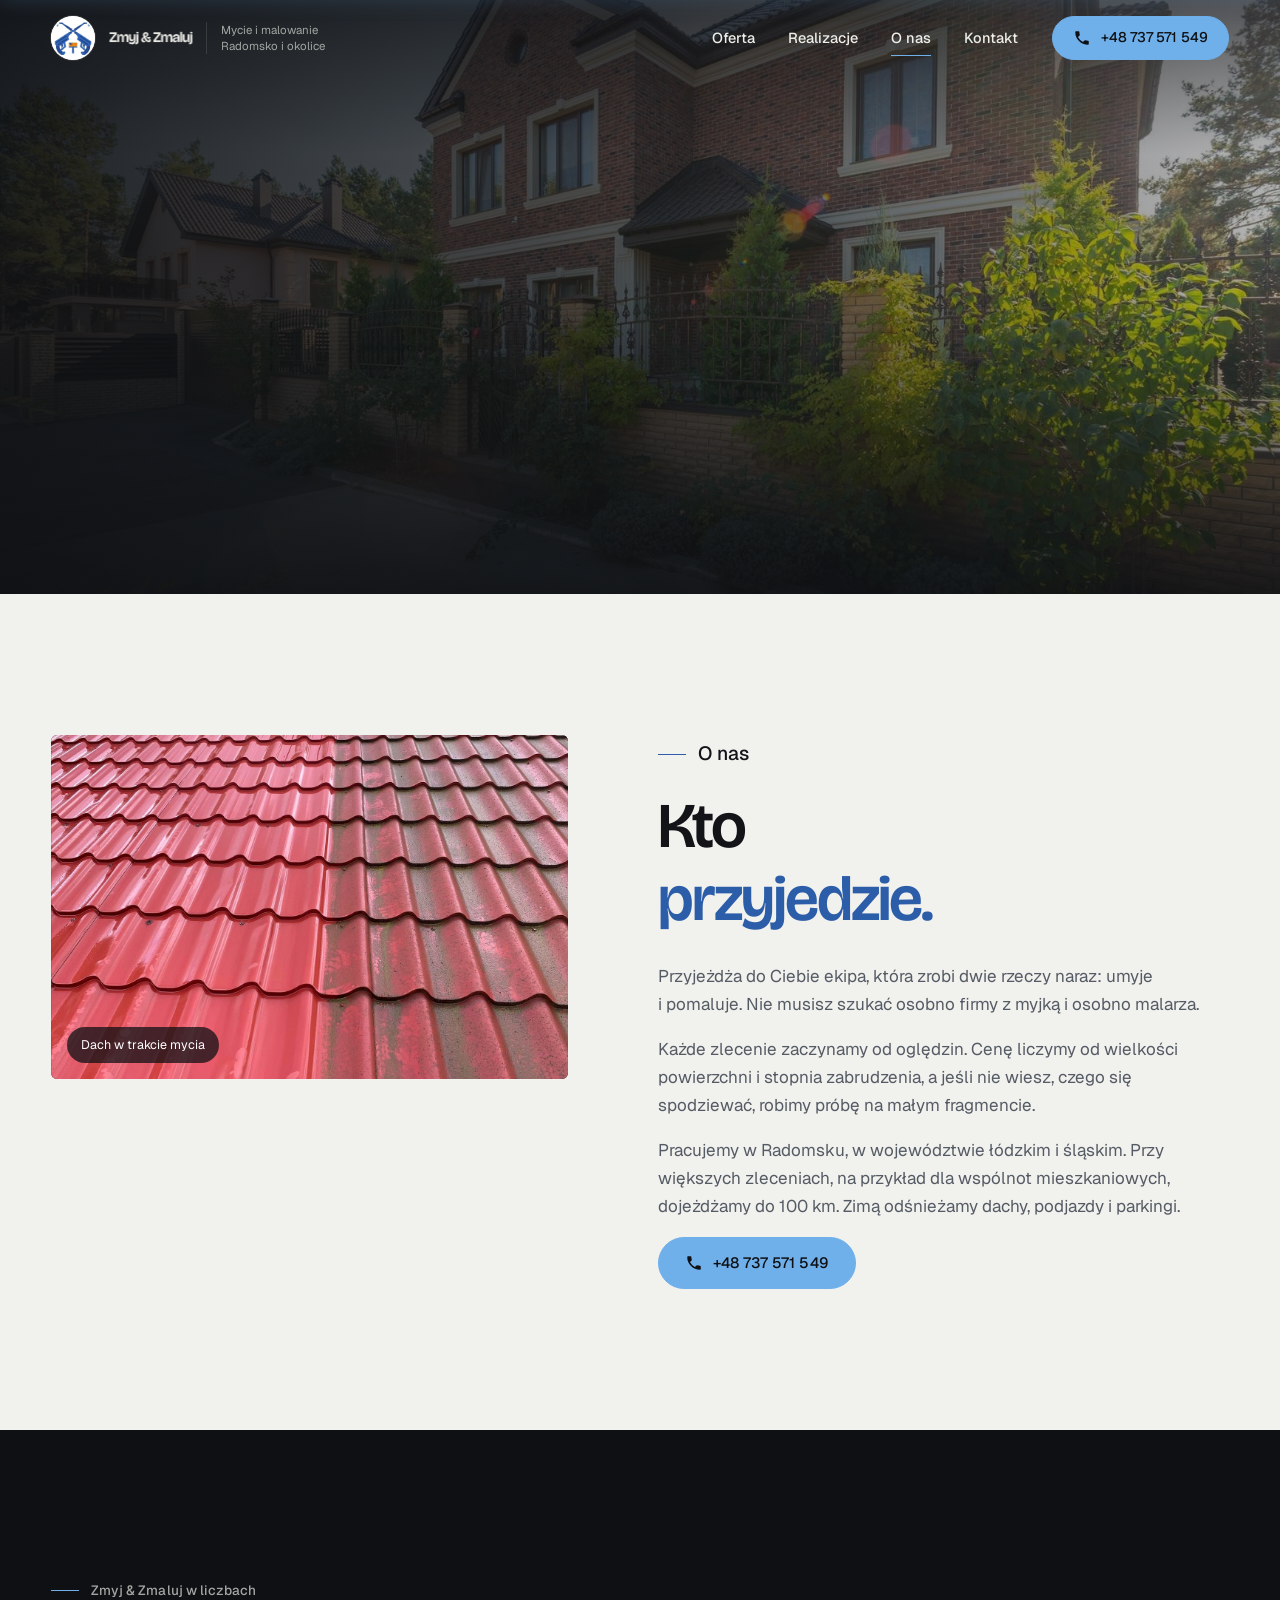
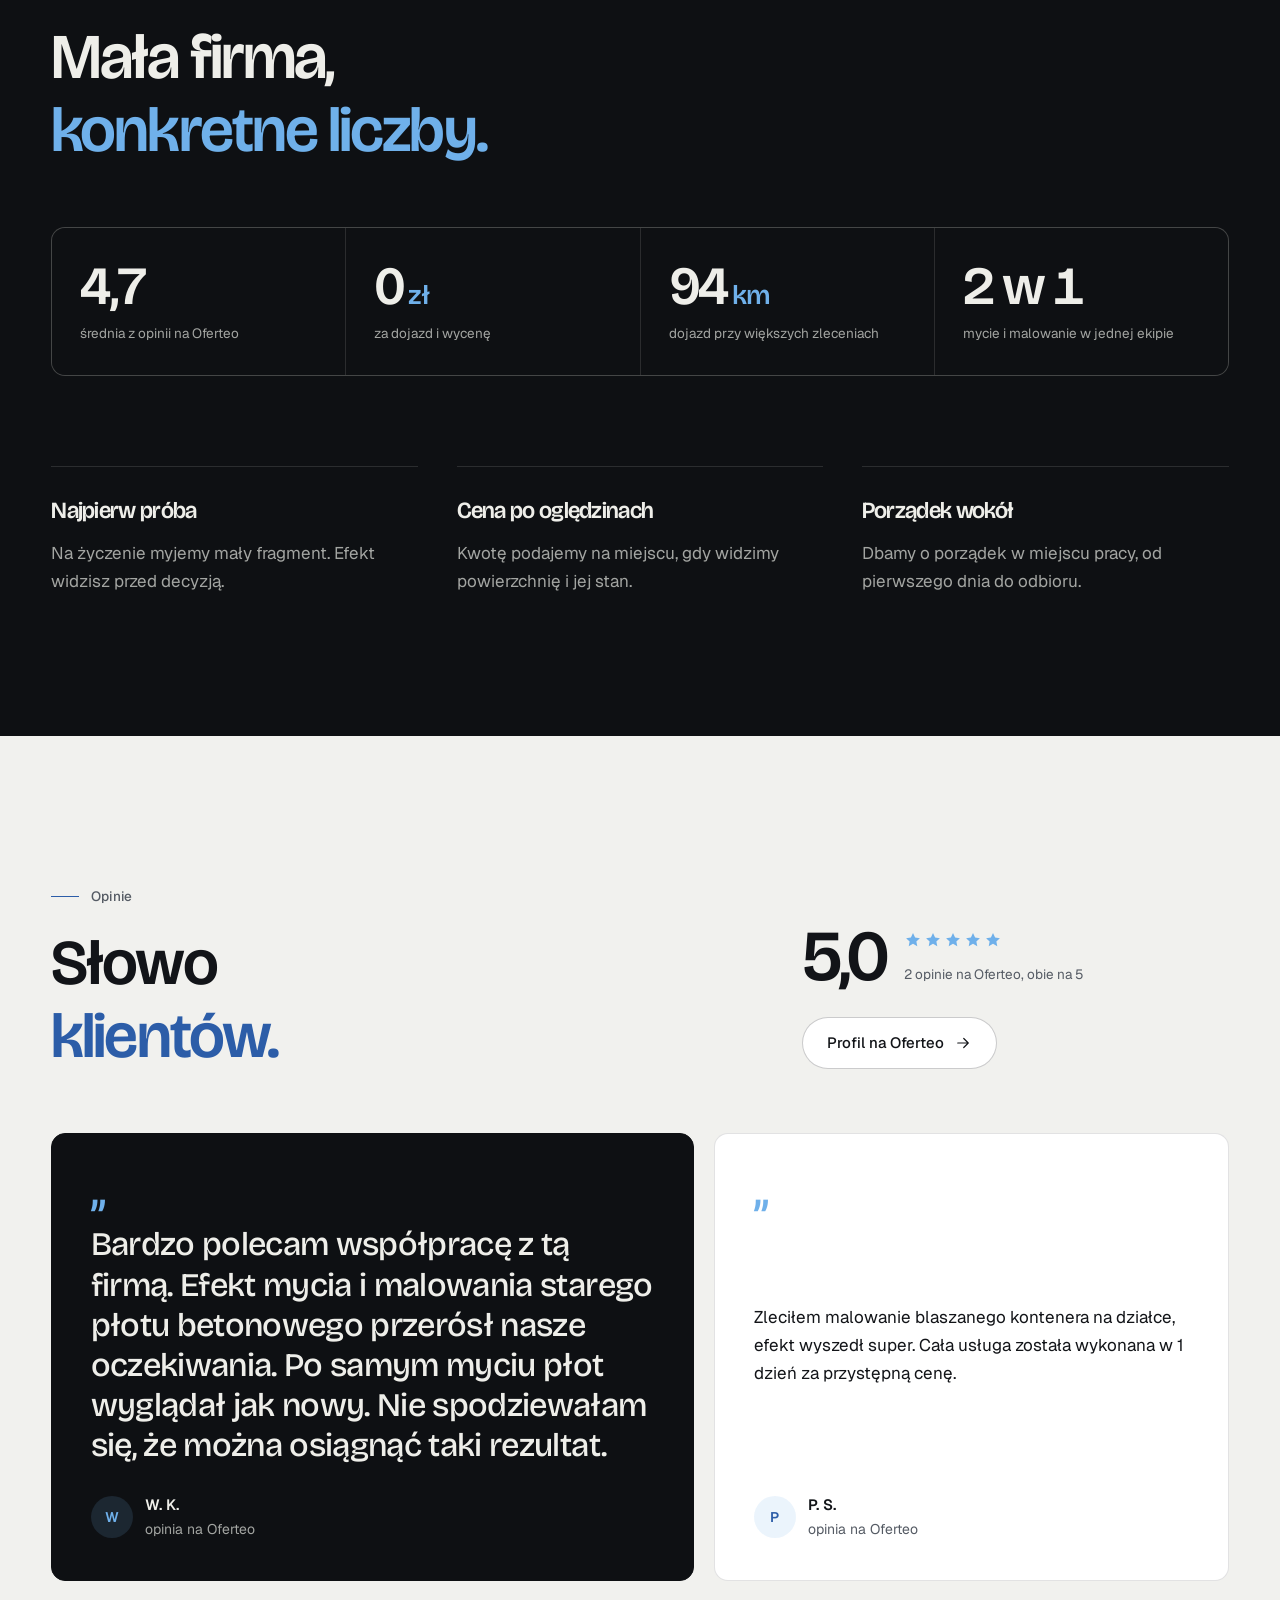
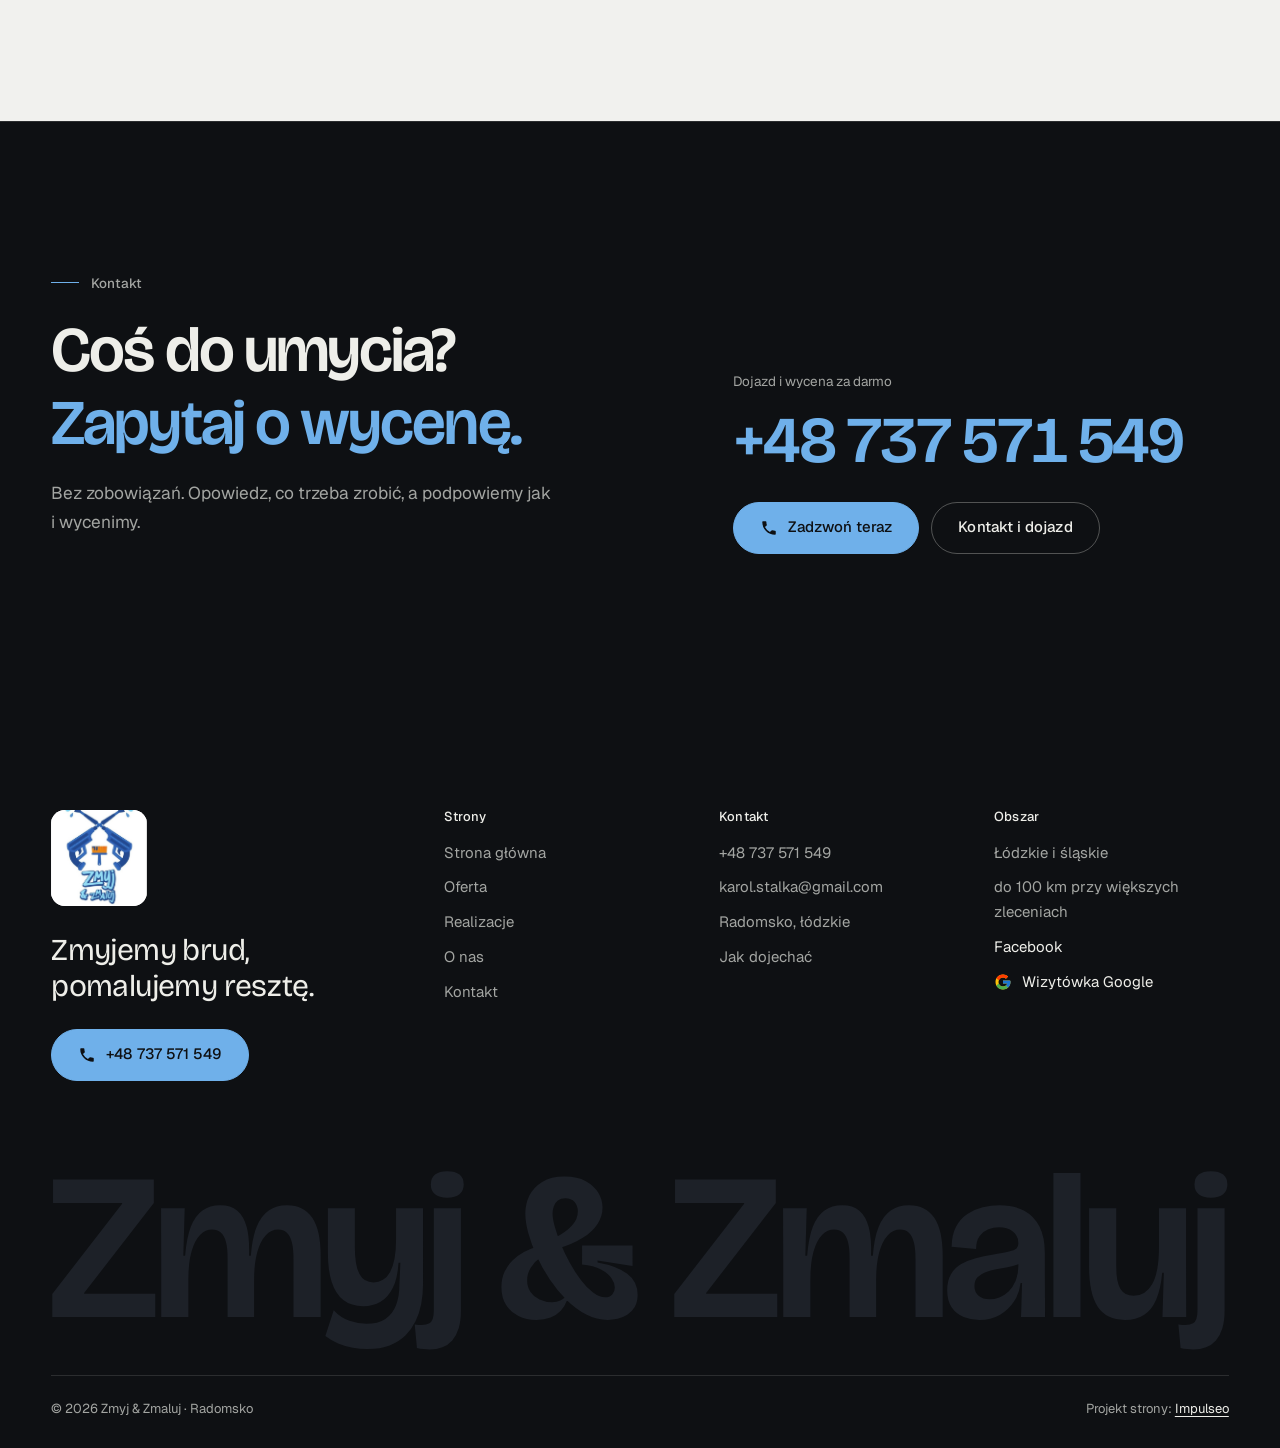
<file: o-nas.html>
<!DOCTYPE html>
<html lang="pl">
<head>
<meta charset="UTF-8">
<meta name="viewport" content="width=device-width, initial-scale=1.0">
<title>O nas - Zmyj &amp; Zmaluj | mycie i malowanie, Radomsko</title>
<meta name="description" content="Zmyj &amp; Zmaluj z Radomska: mycie wysokociśnieniowe i malowanie dachów, elewacji, płotów i kostki brukowej, impregnacja kostki, usuwanie graffiti. Dojazd i wycena gratis. Tel. +48 737 571 549.">
<link rel="canonical" href="https://impulseo-pl.github.io/zmyj-i-zmaluj/o-nas.html">
<meta name="robots" content="noindex, nofollow">
<meta name="theme-color" content="#0E1013">
<meta property="og:type" content="website">
<meta property="og:locale" content="pl_PL">
<meta property="og:site_name" content="Zmyj &amp; Zmaluj">
<meta property="og:title" content="O nas - Zmyj &amp; Zmaluj | mycie i malowanie, Radomsko">
<meta property="og:description" content="Zmyj &amp; Zmaluj z Radomska: mycie wysokociśnieniowe i malowanie dachów, elewacji, płotów i kostki brukowej, impregnacja kostki, usuwanie graffiti. Dojazd i wycena gratis. Tel. +48 737 571 549.">
<meta property="og:url" content="https://impulseo-pl.github.io/zmyj-i-zmaluj/o-nas.html">
<meta property="og:image" content="https://impulseo-pl.github.io/zmyj-i-zmaluj/img/og.jpg">
<meta property="og:image:width" content="1200">
<meta property="og:image:height" content="630">
<meta name="twitter:card" content="summary_large_image">
<link rel="icon" href="img/logo-znak.jpg">
<script>(function(){var d=document.documentElement;d.classList.add('js');try{if(!window.matchMedia('(prefers-reduced-motion: reduce)').matches)d.classList.add('anim');}catch(e){}setTimeout(function(){if(!d.classList.contains('anim-ok'))d.classList.remove('anim');},3500);})();</script>
<script>(function(){try{var d=document.documentElement,q=/[?&]intro/.test(location.search);if(!q&&window.matchMedia&&matchMedia('(prefers-reduced-motion: reduce)').matches)return;if(!q&&sessionStorage.getItem('zmyj_intro'))return;sessionStorage.setItem('zmyj_intro','1');d.classList.add('intro-on');setTimeout(function(){d.classList.remove('intro-on','intro-gra','intro-out');d.classList.add('hero-go')},4600);}catch(e){}})();</script>
<link rel="preload" as="image" href="img/head-o-nas.jpg" fetchpriority="high">
<link rel="preconnect" href="https://fonts.googleapis.com">
<link rel="preconnect" href="https://fonts.gstatic.com" crossorigin>
<link href="https://fonts.googleapis.com/css2?family=Bricolage+Grotesque:opsz,wght@12..96,400..700&family=Geist:wght@400..600&display=swap" rel="stylesheet">
<link rel="stylesheet" href="assets/styles.css?v=20261106">
<script src="assets/lenis.min.js?v=1.1.20" defer></script>
<script src="assets/main.js?v=20261106" defer></script>
</head>
<body>
<a class="skip" href="#tresc">Przejdź do treści</a>
<header class="site-head">
<div class="intro" aria-hidden="true"><span class="intro-line"><i></i></span><span class="intro-meta">mycie ciśnieniowe · malowanie · Radomsko</span></div><div class="head-in">
  <a class="brand" href="index.html" aria-label="Zmyj &amp; Zmaluj - strona główna">
    <span class="brand-logo"><img src="img/logo-znak.jpg" alt="" width="240" height="240"></span>
    <span class="znak"><svg class="wm" viewBox="17 -706 5653 868" role="img" aria-label="Zmyj &amp; Zmaluj"><path pathLength="1" style="--i:0" d="M23 0V-111.3L358.4 -544.5V-547.5H26.6V-660H510.6V-548L175.9 -115.5V-112.5H517.4V0Z"/><path pathLength="1" style="--i:1" d="M546.1 0V-264.8L545.2 -522.6H658.8L652.2 -294.4H660.8Q667.8 -381.1 688.5 -434.3Q709.1 -487.4 744.2 -512Q779.3 -536.6 828.8 -536.6Q880 -536.6 911.3 -510.5Q942.6 -484.3 956.7 -430.8Q970.8 -377.3 967.7 -294.4H976.3Q982.7 -380.1 1004.3 -433.3Q1025.8 -486.4 1062.3 -511.5Q1098.7 -536.6 1150.1 -536.6Q1190.8 -536.6 1220.8 -521.6Q1250.8 -506.6 1271.2 -476.5Q1291.5 -446.3 1301.5 -400.7Q1311.5 -355 1311.5 -293.7V0H1181V-280Q1181 -327.9 1173.1 -359.1Q1165.3 -390.3 1149.1 -405.3Q1133 -420.4 1107.6 -420.4Q1073.2 -420.4 1047.2 -392.1Q1021.1 -363.8 1006.6 -309.7Q992 -255.7 992 -176.8V0H864.6V-284.9Q864.6 -331.3 856.6 -361.1Q848.6 -391 832.2 -405.7Q815.9 -420.4 790.8 -420.4Q758 -420.4 732.3 -394.5Q706.6 -368.6 691.5 -314.5Q676.3 -260.5 676.3 -176.8V0Z"/><path pathLength="1" style="--i:2" d="M1535.8 153.3Q1502.2 153.3 1465.8 146.8Q1429.3 140.3 1395.4 126.3Q1361.5 112.3 1334.1 90.8L1374.1 -32.6Q1406.5 3.2 1449.4 17.8Q1492.2 32.4 1530.8 32.4Q1587 32.4 1622 8.8Q1657 -14.7 1673.2 -57.2Q1689.5 -99.6 1689.5 -156.3L1694 -261.2H1685.3Q1680.9 -187 1658.1 -140.7Q1635.4 -94.4 1598.9 -73.1Q1562.4 -51.8 1515.8 -51.8Q1457.6 -51.8 1420.2 -81.4Q1382.9 -111 1364.5 -168.1Q1346.1 -225.2 1346.1 -307.1V-522.6H1475.6V-338Q1475.6 -249.4 1497.1 -207.9Q1518.5 -166.3 1565 -166.3Q1590.4 -166.3 1610.7 -178.8Q1631 -191.2 1644.9 -216.6Q1658.8 -242 1666 -280.2Q1673.3 -318.4 1673.3 -368.9V-522.6H1802.8V-152.4Q1802.8 -108 1794.5 -63.8Q1786.2 -19.6 1767.5 19.4Q1748.8 58.3 1718.2 88.6Q1687.5 118.8 1642.4 136.1Q1597.4 153.3 1535.8 153.3Z"/><path pathLength="1" style="--i:3" d="M1834.5 155.6Q1820.6 155.6 1805.3 153.5Q1790 151.4 1773.6 147.9L1763 35.2Q1812.2 43.5 1833.5 30Q1854.7 16.5 1854.7 -31.8V-522.6H1984.9V-31.8Q1984.9 18 1974.2 53.6Q1963.5 89.1 1943.2 111.9Q1922.9 134.6 1895.5 145.1Q1868 155.6 1834.5 155.6ZM1919.1 -572.6Q1880.6 -572.6 1860.5 -589.1Q1840.3 -605.6 1840.3 -636.4Q1840.3 -668 1860.6 -684.2Q1880.9 -700.4 1919 -700.4Q1958 -700.4 1978.2 -683.9Q1998.3 -667.3 1998.3 -636Q1998.3 -606 1978.1 -589.3Q1957.9 -572.6 1919.1 -572.6Z"/><path pathLength="1" style="--i:4" d="M2690.2 14.1Q2636.5 14.1 2586.5 -12.1Q2536.4 -38.3 2492.1 -82.1Q2447.7 -125.9 2411.5 -180.4Q2375.3 -234.9 2348.8 -292.5Q2322.3 -350.1 2308.1 -403Q2293.9 -456 2293.9 -496.7Q2293.9 -542.7 2313.4 -583Q2333 -623.3 2374.9 -648.9Q2416.8 -674.4 2482.7 -674.4Q2544.3 -674.4 2584.3 -652.5Q2624.3 -630.6 2644.5 -596.5Q2664.6 -562.5 2664.6 -525.2Q2664.6 -484.3 2640.6 -447.3Q2616.6 -410.3 2569.6 -380.2Q2522.5 -350.1 2452.5 -329.4L2436.3 -380.4Q2490 -408 2518 -439.3Q2546 -470.6 2546 -507.2Q2546 -534.4 2530.4 -552.3Q2514.8 -570.3 2485.9 -570.3Q2463.8 -570.3 2450 -559.1Q2436.1 -548 2430.4 -531.3Q2424.7 -514.6 2424.7 -497Q2424.7 -472.2 2435.5 -433.2Q2446.2 -394.1 2465.1 -348.8Q2484 -303.4 2508.7 -258.6Q2533.4 -213.7 2561.5 -176.8Q2589.5 -139.9 2619.1 -117.4Q2648.6 -94.9 2676.7 -94.9Q2699.1 -94.9 2711.3 -108.6Q2723.6 -122.2 2723.6 -141.7Q2723.6 -162.9 2707.6 -186Q2691.7 -209 2657.3 -227.8Q2622.8 -246.6 2566.3 -252.3V-344.1H2808.6V-244.9L2640.7 -271.8V-262.2Q2733.2 -245.5 2783.2 -208.2Q2833.1 -171 2833.1 -106.9Q2833.1 -71.6 2819.2 -48Q2805.2 -24.5 2783.3 -10.7Q2761.3 3 2736.5 8.6Q2711.6 14.1 2690.2 14.1ZM2346.5 13.8Q2298.8 13.8 2260.8 -4.9Q2222.8 -23.7 2201 -58.9Q2179.2 -94.2 2179.2 -143.6Q2179.2 -185 2194.2 -217.1Q2209.2 -249.2 2233.7 -272.9Q2258.3 -296.6 2287.5 -312.5Q2316.7 -328.4 2345.4 -336.8L2366.8 -285.6Q2336.9 -265.7 2319.8 -236.9Q2302.7 -208.2 2302.7 -177.1Q2302.7 -144.8 2318.8 -120.9Q2334.8 -96.9 2362.1 -84Q2389.4 -71 2422.5 -71Q2445.8 -71 2461.8 -79Q2477.8 -87 2490 -99.4L2500.7 -76.8H2492.7Q2483.7 -50.9 2464.2 -30.3Q2444.8 -9.8 2415.3 2Q2385.9 13.8 2346.5 13.8Z"/><path pathLength="1" style="--i:5" d="M3009 0V-111.3L3344.4 -544.5V-547.5H3012.6V-660H3496.6V-548L3161.9 -115.5V-112.5H3503.4V0Z"/><path pathLength="1" style="--i:6" d="M3532.1 0V-264.8L3531.2 -522.6H3644.8L3638.2 -294.4H3646.8Q3653.8 -381.1 3674.5 -434.3Q3695.1 -487.4 3730.2 -512Q3765.3 -536.6 3814.8 -536.6Q3866 -536.6 3897.3 -510.5Q3928.6 -484.3 3942.7 -430.8Q3956.8 -377.3 3953.7 -294.4H3962.3Q3968.7 -380.1 3990.3 -433.3Q4011.8 -486.4 4048.3 -511.5Q4084.7 -536.6 4136.1 -536.6Q4176.8 -536.6 4206.8 -521.6Q4236.8 -506.6 4257.2 -476.5Q4277.5 -446.3 4287.5 -400.7Q4297.5 -355 4297.5 -293.7V0H4167V-280Q4167 -327.9 4159.1 -359.1Q4151.3 -390.3 4135.1 -405.3Q4119 -420.4 4093.6 -420.4Q4059.2 -420.4 4033.2 -392.1Q4007.1 -363.8 3992.6 -309.7Q3978 -255.7 3978 -176.8V0H3850.6V-284.9Q3850.6 -331.3 3842.6 -361.1Q3834.6 -391 3818.2 -405.7Q3801.9 -420.4 3776.8 -420.4Q3744 -420.4 3718.3 -394.5Q3692.6 -368.6 3677.5 -314.5Q3662.3 -260.5 3662.3 -176.8V0Z"/><path pathLength="1" style="--i:7" d="M4473.9 13.7Q4433.6 13.7 4398.3 -0.6Q4363.1 -14.9 4341.1 -46.2Q4319.2 -77.6 4319.2 -129.1Q4319.2 -176.3 4337.3 -206.1Q4355.4 -235.8 4386.6 -254.2Q4417.9 -272.5 4456.5 -282.3Q4495.1 -292.1 4535.4 -299.1Q4589.5 -308.8 4616.1 -314.7Q4642.7 -320.5 4651.7 -329Q4660.8 -337.4 4660.8 -352.6Q4660.8 -390.6 4634.3 -410.7Q4607.9 -430.8 4566.9 -430.8Q4541.6 -430.8 4516.6 -421.3Q4491.6 -411.8 4475.1 -389Q4458.5 -366.3 4457.7 -326.2L4340.4 -337.1Q4341.1 -395 4361.6 -433.6Q4382.2 -472.3 4416.1 -494.8Q4450.1 -517.2 4490.3 -526.9Q4530.5 -536.6 4570.5 -536.6Q4640.5 -536.6 4689 -510.4Q4737.4 -484.2 4762.7 -433.3Q4787.9 -382.5 4787.9 -307.7V-211.9Q4788.2 -176.8 4788.4 -141.2Q4788.5 -105.6 4788.7 -70.3Q4788.8 -35.1 4788.8 0H4673.4Q4674.9 -40.2 4676.1 -80Q4677.3 -119.9 4678.5 -163.9H4671.6Q4666.1 -114.7 4639.8 -74.3Q4613.6 -34 4571.3 -10.1Q4529.1 13.7 4473.9 13.7ZM4522 -85.1Q4545.3 -85.1 4569.5 -94.5Q4593.6 -103.8 4614.1 -123.3Q4634.6 -142.8 4647.4 -173.4Q4660.2 -203.9 4660.8 -245.6L4661.1 -269L4687.8 -274.4Q4678.3 -260.2 4656.9 -252Q4635.6 -243.9 4608.6 -239.2Q4581.5 -234.6 4554 -229.6Q4526.4 -224.7 4502.8 -215.7Q4479.2 -206.7 4464.6 -191.2Q4450 -175.7 4450 -148.6Q4450 -118.7 4469.9 -101.9Q4489.7 -85.1 4522 -85.1Z"/><path pathLength="1" style="--i:8" d="M4828.8 0V-691H4959V0Z"/><path pathLength="1" style="--i:9" d="M5171.9 13.7Q5083.5 13.7 5041.8 -49Q5000.2 -111.7 5000.2 -242.3V-522.6H5130.7V-243.7Q5130.7 -166.8 5151 -134.4Q5171.2 -101.9 5213.9 -101.9Q5241.9 -101.9 5264.3 -115.7Q5286.7 -129.4 5302.8 -157.6Q5318.9 -185.7 5327.3 -229.8Q5335.7 -273.8 5335.7 -335.4V-522.6H5465.9V-249.7L5466.5 0H5352.5L5359.1 -212.6H5351.5Q5344 -133.5 5322.2 -83.6Q5300.5 -33.8 5263.3 -10Q5226.2 13.7 5171.9 13.7Z"/><path pathLength="1" style="--i:10" d="M5500.5 155.6Q5486.6 155.6 5471.3 153.5Q5456 151.4 5439.6 147.9L5429 35.2Q5478.2 43.5 5499.5 30Q5520.7 16.5 5520.7 -31.8V-522.6H5650.9V-31.8Q5650.9 18 5640.2 53.6Q5629.5 89.1 5609.2 111.9Q5588.9 134.6 5561.5 145.1Q5534 155.6 5500.5 155.6ZM5585.1 -572.6Q5546.6 -572.6 5526.5 -589.1Q5506.3 -605.6 5506.3 -636.4Q5506.3 -668 5526.6 -684.2Q5546.9 -700.4 5585 -700.4Q5624 -700.4 5644.2 -683.9Q5664.3 -667.3 5664.3 -636Q5664.3 -606 5644.1 -589.3Q5623.9 -572.6 5585.1 -572.6Z"/></svg></span>
    <span class="brand-sub">Mycie i&nbsp;malowanie<br>Radomsko i&nbsp;okolice</span>
  </a>
  <nav class="nav-links" aria-label="Menu główne">
    <a class="nl" href="oferta.html">Oferta</a><a class="nl" href="realizacje.html">Realizacje</a><a class="nl" href="o-nas.html" aria-current="page">O&nbsp;nas</a><a class="nl" href="kontakt.html">Kontakt</a>
    <a class="btn btn-copper nav-cta" href="tel:+48737571549"><svg class="ico" width="16" height="16" viewBox="0 0 24 24" fill="none" aria-hidden="true"><path d="M6.6 10.8a15.5 15.5 0 0 0 6.6 6.6l2.2-2.2a1 1 0 0 1 1-.24 11.4 11.4 0 0 0 3.6.58 1 1 0 0 1 1 1V20a1 1 0 0 1-1 1A17 17 0 0 1 3 4a1 1 0 0 1 1-1h3.5a1 1 0 0 1 1 1c0 1.25.2 2.46.58 3.6a1 1 0 0 1-.25 1l-2.23 2.2Z" fill="currentColor"/></svg>+48 737 571 549</a>
  </nav>
  <button class="burger" type="button" aria-label="Otwórz menu" aria-expanded="false" aria-controls="mnav"><span></span><span></span></button>
</div>
</header>
<script>(function(){var d=document.documentElement;if(!d.classList.contains('intro-on'))return;
var wyszlo=false,koniec=false,t0=Date.now();
function heroGotowe(){var im=document.querySelector('.hero-media img, .pagehead-media img');return !!(im&&im.complete&&im.naturalWidth>0);}
function sprzataj(){if(koniec)return;koniec=true;d.classList.add('hero-go');d.classList.remove('intro-on','intro-gra','intro-out');
['--i-w','--i-h','--i-px','--i-py','--i-zmniejsz','--i-baza-w','--i-baza-h'].forEach(function(k){d.style.removeProperty(k);});
try{document.dispatchEvent(new Event('wejscie:koniec'));}catch(e){}}
function wyjdz(){if(wyszlo||koniec)return;wyszlo=true;d.classList.add('intro-out');setTimeout(function(){d.classList.add('hero-go');},240);setTimeout(sprzataj,880);}
function moze(){if(wyszlo||koniec)return;var t=Date.now()-t0;if(t>=1500&&(heroGotowe()||t>=1900))wyjdz();else setTimeout(moze,60);}
try{var znak=document.querySelector('.brand .znak'),wm=znak&&znak.querySelector('.wm');if(!wm){sprzataj();return;}
znak.classList.add('mierze');var r=wm.getBoundingClientRect();znak.classList.remove('mierze');
if(!r.width||!r.height){sprzataj();return;}
var W=window.innerWidth,H=window.innerHeight,cel=W<680?Math.min(W*0.84,360):Math.min(W*0.52,760);cel=Math.max(r.width,cel);
var u=function(k,v){d.style.setProperty(k,v);};
u('--i-w',Math.round(cel)+'px');u('--i-h',Math.round(cel*r.height/r.width)+'px');u('--i-zmniejsz',(r.width/cel).toFixed(4));
u('--i-px',Math.round(r.left+r.width/2-W/2)+'px');u('--i-py',Math.round(r.top+r.height/2-H/2)+'px');
u('--i-baza-w',Math.round(r.width)+'px');u('--i-baza-h',Math.round(r.height)+'px');
requestAnimationFrame(function(){requestAnimationFrame(function(){d.classList.add('intro-gra');t0=Date.now();moze();});});
['wheel','touchstart','keydown','pointerdown'].forEach(function(ev){window.addEventListener(ev,function(){sprzataj();},{once:true,passive:true});});
setTimeout(sprzataj,4100);
}catch(e){sprzataj();}})();</script>
<div class="mnav" id="mnav">
  <div class="mnav-in">
    <a class="ml" href="index.html">Strona główna</a><a class="ml" href="oferta.html">Oferta</a><a class="ml" href="realizacje.html">Realizacje</a><a class="ml" href="o-nas.html" aria-current="page">O&nbsp;nas</a><a class="ml" href="kontakt.html">Kontakt</a>
    <div class="mnav-foot">
      <span>Dojazd i&nbsp;wycena za darmo</span>
      <a class="btn btn-copper" href="tel:+48737571549"><svg class="ico" width="16" height="16" viewBox="0 0 24 24" fill="none" aria-hidden="true"><path d="M6.6 10.8a15.5 15.5 0 0 0 6.6 6.6l2.2-2.2a1 1 0 0 1 1-.24 11.4 11.4 0 0 0 3.6.58 1 1 0 0 1 1 1V20a1 1 0 0 1-1 1A17 17 0 0 1 3 4a1 1 0 0 1 1-1h3.5a1 1 0 0 1 1 1c0 1.25.2 2.46.58 3.6a1 1 0 0 1-.25 1l-2.23 2.2Z" fill="currentColor"/></svg>+48 737 571 549</a>
    </div>
  </div>
</div>
<main id="tresc">

<section class="pagehead">
  <div class="pagehead-media"><img src="img/head-o-nas.jpg" alt="Ceglany dom z ogrodem i podjazdem z kostki" width="1600" height="1068" decoding="async" fetchpriority="high"></div>
  <div class="ph-in">
    <p class="crumb up" style="--d:0"><a href="index.html">Strona główna</a><span class="sl" aria-hidden="true"></span>O&nbsp;nas</p>
    <h1><span class="ln"><span class="ln-i" style="--k:0">Mycie i&nbsp;malowanie</span></span><span class="ln"><span class="ln-i" style="--k:1"><em>z&nbsp;Radomska.</em></span></span></h1>
    <p class="ph-lead up" style="--d:300">Mycie wysokociśnieniowe i&nbsp;malowanie w&nbsp;jednej ekipie. Domy, firmy i&nbsp;wspólnoty mieszkaniowe.</p>
  </div>
</section>

<section class="sec">
  <div class="wrap story">
    <figure class="fig rv-img rv">
      <img src="img/g6.jpg" alt="Dach z blachodachówki w trakcie mycia - realizacja Zmyj &amp; Zmaluj" width="1400" height="1050" decoding="async">
      <figcaption class="fig-tag">Dach w&nbsp;trakcie mycia</figcaption>
    </figure>
    <div class="story-txt">
      <p class="eyebrow rv">O&nbsp;nas</p>
      <h2 class="h2 rv rv-h"><span class="ln"><span class="ln-i" style="--k:0">Kto</span></span><span class="ln"><span class="ln-i" style="--k:1"><em>przyjedzie.</em></span></span></h2>
      <p class="rv" style="--d:100;margin-top:30px">Przyjeżdża do Ciebie ekipa, która zrobi dwie rzeczy naraz: umyje i&nbsp;pomaluje. Nie musisz szukać osobno firmy z&nbsp;myjką i&nbsp;osobno malarza.</p>
      <p class="rv" style="--d:140">Każde zlecenie zaczynamy od oględzin. Cenę liczymy od wielkości powierzchni i&nbsp;stopnia zabrudzenia, a&nbsp;jeśli nie wiesz, czego się spodziewać, robimy próbę na małym fragmencie.</p>
      <p class="rv" style="--d:180">Pracujemy w&nbsp;Radomsku, w&nbsp;województwie łódzkim i&nbsp;śląskim. Przy większych zleceniach, na przykład dla wspólnot mieszkaniowych, dojeżdżamy do 100 km. Zimą odśnieżamy dachy, podjazdy i&nbsp;parkingi.</p>
      <a class="btn btn-copper rv" style="--d:220" href="tel:+48737571549"><svg class="ico" width="16" height="16" viewBox="0 0 24 24" fill="none" aria-hidden="true"><path d="M6.6 10.8a15.5 15.5 0 0 0 6.6 6.6l2.2-2.2a1 1 0 0 1 1-.24 11.4 11.4 0 0 0 3.6.58 1 1 0 0 1 1 1V20a1 1 0 0 1-1 1A17 17 0 0 1 3 4a1 1 0 0 1 1-1h3.5a1 1 0 0 1 1 1c0 1.25.2 2.46.58 3.6a1 1 0 0 1-.25 1l-2.23 2.2Z" fill="currentColor"/></svg>+48 737 571 549</a>
    </div>
  </div>
</section>

<section class="sec dark">
  <div class="wrap">
    <div class="sec-head">
      <div>
        <p class="eyebrow rv">Zmyj &amp; Zmaluj w&nbsp;liczbach</p>
        <h2 class="h2 rv rv-h"><span class="ln"><span class="ln-i" style="--k:0">Mała firma,</span></span><span class="ln"><span class="ln-i" style="--k:1"><em>konkretne liczby.</em></span></span></h2>
      </div>
    </div>
    <div class="numbers rv">
      <div class="stat"><b><span class="num" data-to="5,0">5,0</span></b><span>średnia z&nbsp;opinii na Oferteo</span></div>
      <div class="stat"><b>0<small>zł</small></b><span>za dojazd i&nbsp;wycenę</span></div>
      <div class="stat"><b><span class="num" data-to="100">100</span><small>km</small></b><span>dojazd przy większych zleceniach</span></div>
      <div class="stat"><b>2 w&nbsp;1</b><span>mycie i&nbsp;malowanie w&nbsp;jednej ekipie</span></div>
    </div>
    <div class="vals">
      <div class="val rv"><h3>Najpierw próba</h3><p>Na życzenie myjemy mały fragment. Efekt widzisz przed decyzją.</p></div>
      <div class="val rv" style="--d:100"><h3>Cena po oględzinach</h3><p>Kwotę podajemy na miejscu, gdy widzimy powierzchnię i&nbsp;jej stan.</p></div>
      <div class="val rv" style="--d:200"><h3>Porządek wokół</h3><p>Dbamy o&nbsp;porządek w&nbsp;miejscu pracy, od pierwszego dnia do odbioru.</p></div>
    </div>
  </div>
</section>
<section class="opinie sec" id="opinie">
  <div class="wrap">
    <div class="sec-head">
      <div>
        <p class="eyebrow rv">Opinie</p>
        <h2 class="h2 rv rv-h"><span class="ln"><span class="ln-i" style="--k:0">Słowo</span></span><span class="ln"><span class="ln-i" style="--k:1"><em>klientów.</em></span></span></h2>
      </div>
      <div class="side rv" style="--d:120">
        <div class="op-meta"><span class="big">5,0</span><span><span class="stars" aria-label="Ocena 5 na 5"><svg viewBox="0 0 24 24" aria-hidden="true"><path fill="currentColor" d="M12 2.8l2.8 5.9 6.4.8-4.7 4.4 1.2 6.3L12 17.1l-5.7 3.1 1.2-6.3L2.8 9.5l6.4-.8z"/></svg><svg viewBox="0 0 24 24" aria-hidden="true"><path fill="currentColor" d="M12 2.8l2.8 5.9 6.4.8-4.7 4.4 1.2 6.3L12 17.1l-5.7 3.1 1.2-6.3L2.8 9.5l6.4-.8z"/></svg><svg viewBox="0 0 24 24" aria-hidden="true"><path fill="currentColor" d="M12 2.8l2.8 5.9 6.4.8-4.7 4.4 1.2 6.3L12 17.1l-5.7 3.1 1.2-6.3L2.8 9.5l6.4-.8z"/></svg><svg viewBox="0 0 24 24" aria-hidden="true"><path fill="currentColor" d="M12 2.8l2.8 5.9 6.4.8-4.7 4.4 1.2 6.3L12 17.1l-5.7 3.1 1.2-6.3L2.8 9.5l6.4-.8z"/></svg><svg viewBox="0 0 24 24" aria-hidden="true"><path fill="currentColor" d="M12 2.8l2.8 5.9 6.4.8-4.7 4.4 1.2 6.3L12 17.1l-5.7 3.1 1.2-6.3L2.8 9.5l6.4-.8z"/></svg></span><small>2 opinie na Oferteo, obie na 5</small></span></div>
        <a class="op-google" href="https://www.oferteo.pl/zmyj-i-zmaluj/firma/5795150" target="_blank" rel="noopener">Profil na Oferteo<svg class="ico arr" width="18" height="18" viewBox="0 0 24 24" fill="none" stroke="currentColor" stroke-width="1.6" stroke-linecap="round" stroke-linejoin="round" aria-hidden="true"><path d="M5 12h14M13 6l6 6-6 6"/></svg></a>
      </div>
    </div>
    <div class="opinie-grid two">
      <figure class="op-card feat rv" style="--d:0">
          <span class="q" aria-hidden="true">„</span>
          <blockquote><p>Bardzo polecam współpracę z&nbsp;tą firmą. Efekt mycia i&nbsp;malowania starego płotu betonowego przerósł nasze oczekiwania. Po samym myciu płot wyglądał jak nowy. Nie spodziewałam się, że można osiągnąć taki rezultat.</p></blockquote>
          <figcaption><span class="av" aria-hidden="true">W</span><span><b>W. K.</b>opinia na Oferteo</span></figcaption>
        </figure><figure class="op-card rv" style="--d:110">
          <span class="q" aria-hidden="true">„</span>
          <blockquote><p>Zleciłem malowanie blaszanego kontenera na działce, efekt wyszedł super. Cała usługa została wykonana w&nbsp;1 dzień za przystępną cenę.</p></blockquote>
          <figcaption><span class="av" aria-hidden="true">P</span><span><b>P. S.</b>opinia na Oferteo</span></figcaption>
        </figure>
    </div>
  </div>
</section>
<section class="cta-band dark">
  <div class="wrap cta-grid">
    <div>
      <p class="eyebrow rv">Kontakt</p>
      <h2 class="h2 rv rv-h"><span class="ln"><span class="ln-i" style="--k:0">Coś do umycia?</span></span><span class="ln"><span class="ln-i" style="--k:1"><em>Zapytaj o&nbsp;wycenę.</em></span></span></h2>
      <p class="lead rv" style="--d:120">Bez zobowiązań. Opowiedz, co trzeba zrobić, a&nbsp;podpowiemy jak i&nbsp;wycenimy.</p>
    </div>
    <div class="cta-side rv" style="--d:180">
      <span class="lbl">Dojazd i&nbsp;wycena za darmo</span>
      <a class="cta-phone" href="tel:+48737571549">+48 737 571 549</a>
      <div class="cta-row">
        <a class="btn btn-copper" href="tel:+48737571549"><svg class="ico" width="16" height="16" viewBox="0 0 24 24" fill="none" aria-hidden="true"><path d="M6.6 10.8a15.5 15.5 0 0 0 6.6 6.6l2.2-2.2a1 1 0 0 1 1-.24 11.4 11.4 0 0 0 3.6.58 1 1 0 0 1 1 1V20a1 1 0 0 1-1 1A17 17 0 0 1 3 4a1 1 0 0 1 1-1h3.5a1 1 0 0 1 1 1c0 1.25.2 2.46.58 3.6a1 1 0 0 1-.25 1l-2.23 2.2Z" fill="currentColor"/></svg>Zadzwoń teraz</a>
        <a class="btn btn-ghost" href="kontakt.html">Kontakt i&nbsp;dojazd</a>
      </div>
    </div>
  </div>
</section>
</main>
<footer class="site-foot">
  <div class="wrap">
    <div class="foot-top">
      <div>
        <span class="foot-logo"><img src="img/logo.jpg" alt="Logo Zmyj &amp; Zmaluj" width="794" height="794" loading="lazy" decoding="async"></span>
        <p class="foot-claim">Zmyjemy brud, pomalujemy resztę.</p>
        <a class="btn btn-copper" href="tel:+48737571549"><svg class="ico" width="16" height="16" viewBox="0 0 24 24" fill="none" aria-hidden="true"><path d="M6.6 10.8a15.5 15.5 0 0 0 6.6 6.6l2.2-2.2a1 1 0 0 1 1-.24 11.4 11.4 0 0 0 3.6.58 1 1 0 0 1 1 1V20a1 1 0 0 1-1 1A17 17 0 0 1 3 4a1 1 0 0 1 1-1h3.5a1 1 0 0 1 1 1c0 1.25.2 2.46.58 3.6a1 1 0 0 1-.25 1l-2.23 2.2Z" fill="currentColor"/></svg>+48 737 571 549</a>
      </div>
      <div>
        <h4>Strony</h4>
        <ul><li><a href="index.html">Strona główna</a></li><li><a href="oferta.html">Oferta</a></li><li><a href="realizacje.html">Realizacje</a></li><li><a href="o-nas.html">O&nbsp;nas</a></li><li><a href="kontakt.html">Kontakt</a></li></ul>
      </div>
      <div>
        <h4>Kontakt</h4>
        <ul>
          <li><a href="tel:+48737571549">+48 737 571 549</a></li>
          <li><a href="mailto:karol.stalka@gmail.com">karol.stalka@gmail.com</a></li>
          <li>Radomsko, łódzkie</li>
          <li><a href="https://www.google.com/maps/place/ZMYJ+I+ZMALUJ/@51.0635569,19.4487373,15z/data=!4m6!3m5!1s0x471755c229f0ec9d:0x13a7df13c841205b!8m2!3d51.0635569!4d19.4487373!16s%2Fg%2F11s5fxjgc0" target="_blank" rel="noopener">Jak dojechać</a></li>
        </ul>
      </div>
      <div>
        <h4>Obszar</h4>
        <ul>
          <li>Łódzkie i&nbsp;śląskie</li>
          <li>do 100 km przy większych zleceniach</li>
          <li><a class="soc" href="https://www.facebook.com/zmyjzmaluj/" target="_blank" rel="noopener">Facebook</a></li>
          <li><a class="soc" href="https://www.google.com/maps/place/ZMYJ+I+ZMALUJ/@51.0635569,19.4487373,15z/data=!4m6!3m5!1s0x471755c229f0ec9d:0x13a7df13c841205b!8m2!3d51.0635569!4d19.4487373!16s%2Fg%2F11s5fxjgc0" target="_blank" rel="noopener" aria-label="Wizytówka Zmyj &amp; Zmaluj w Google"><svg class="g-logo" viewBox="0 0 48 48" aria-hidden="true"><path fill="#FFC107" d="M43.6 20.5H42V20H24v8h11.3C33.7 32.7 29.2 36 24 36c-6.6 0-12-5.4-12-12s5.4-12 12-12c3.1 0 5.8 1.2 7.9 3.1l5.7-5.7C34 6.1 29.3 4 24 4 12.9 4 4 12.9 4 24s8.9 20 20 20 20-8.9 20-20c0-1.3-.1-2.4-.4-3.5z"/><path fill="#FF3D00" d="m6.3 14.7 6.6 4.8C14.7 15.1 19 12 24 12c3.1 0 5.8 1.2 7.9 3.1l5.7-5.7C34 6.1 29.3 4 24 4 16.3 4 9.7 8.3 6.3 14.7z"/><path fill="#4CAF50" d="M24 44c5.2 0 9.9-2 13.4-5.2l-6.2-5.2A11.9 11.9 0 0 1 24 36c-5.2 0-9.6-3.3-11.3-7.9l-6.5 5C9.5 39.6 16.2 44 24 44z"/><path fill="#1976D2" d="M43.6 20.5H42V20H24v8h11.3a12 12 0 0 1-4.1 5.6l6.2 5.2C37 39.2 44 34 44 24c0-1.3-.1-2.4-.4-3.5z"/></svg>Wizytówka Google</a></li>
        </ul>
      </div>
    </div>
    <div class="foot-mark" aria-hidden="true"><svg class="wm-foot" viewBox="17 -706 5653 868" aria-hidden="true" focusable="false"><path style="--i:0" d="M23 0V-111.3L358.4 -544.5V-547.5H26.6V-660H510.6V-548L175.9 -115.5V-112.5H517.4V0Z"/><path style="--i:1" d="M546.1 0V-264.8L545.2 -522.6H658.8L652.2 -294.4H660.8Q667.8 -381.1 688.5 -434.3Q709.1 -487.4 744.2 -512Q779.3 -536.6 828.8 -536.6Q880 -536.6 911.3 -510.5Q942.6 -484.3 956.7 -430.8Q970.8 -377.3 967.7 -294.4H976.3Q982.7 -380.1 1004.3 -433.3Q1025.8 -486.4 1062.3 -511.5Q1098.7 -536.6 1150.1 -536.6Q1190.8 -536.6 1220.8 -521.6Q1250.8 -506.6 1271.2 -476.5Q1291.5 -446.3 1301.5 -400.7Q1311.5 -355 1311.5 -293.7V0H1181V-280Q1181 -327.9 1173.1 -359.1Q1165.3 -390.3 1149.1 -405.3Q1133 -420.4 1107.6 -420.4Q1073.2 -420.4 1047.2 -392.1Q1021.1 -363.8 1006.6 -309.7Q992 -255.7 992 -176.8V0H864.6V-284.9Q864.6 -331.3 856.6 -361.1Q848.6 -391 832.2 -405.7Q815.9 -420.4 790.8 -420.4Q758 -420.4 732.3 -394.5Q706.6 -368.6 691.5 -314.5Q676.3 -260.5 676.3 -176.8V0Z"/><path style="--i:2" d="M1535.8 153.3Q1502.2 153.3 1465.8 146.8Q1429.3 140.3 1395.4 126.3Q1361.5 112.3 1334.1 90.8L1374.1 -32.6Q1406.5 3.2 1449.4 17.8Q1492.2 32.4 1530.8 32.4Q1587 32.4 1622 8.8Q1657 -14.7 1673.2 -57.2Q1689.5 -99.6 1689.5 -156.3L1694 -261.2H1685.3Q1680.9 -187 1658.1 -140.7Q1635.4 -94.4 1598.9 -73.1Q1562.4 -51.8 1515.8 -51.8Q1457.6 -51.8 1420.2 -81.4Q1382.9 -111 1364.5 -168.1Q1346.1 -225.2 1346.1 -307.1V-522.6H1475.6V-338Q1475.6 -249.4 1497.1 -207.9Q1518.5 -166.3 1565 -166.3Q1590.4 -166.3 1610.7 -178.8Q1631 -191.2 1644.9 -216.6Q1658.8 -242 1666 -280.2Q1673.3 -318.4 1673.3 -368.9V-522.6H1802.8V-152.4Q1802.8 -108 1794.5 -63.8Q1786.2 -19.6 1767.5 19.4Q1748.8 58.3 1718.2 88.6Q1687.5 118.8 1642.4 136.1Q1597.4 153.3 1535.8 153.3Z"/><path style="--i:3" d="M1834.5 155.6Q1820.6 155.6 1805.3 153.5Q1790 151.4 1773.6 147.9L1763 35.2Q1812.2 43.5 1833.5 30Q1854.7 16.5 1854.7 -31.8V-522.6H1984.9V-31.8Q1984.9 18 1974.2 53.6Q1963.5 89.1 1943.2 111.9Q1922.9 134.6 1895.5 145.1Q1868 155.6 1834.5 155.6ZM1919.1 -572.6Q1880.6 -572.6 1860.5 -589.1Q1840.3 -605.6 1840.3 -636.4Q1840.3 -668 1860.6 -684.2Q1880.9 -700.4 1919 -700.4Q1958 -700.4 1978.2 -683.9Q1998.3 -667.3 1998.3 -636Q1998.3 -606 1978.1 -589.3Q1957.9 -572.6 1919.1 -572.6Z"/><path style="--i:4" d="M2690.2 14.1Q2636.5 14.1 2586.5 -12.1Q2536.4 -38.3 2492.1 -82.1Q2447.7 -125.9 2411.5 -180.4Q2375.3 -234.9 2348.8 -292.5Q2322.3 -350.1 2308.1 -403Q2293.9 -456 2293.9 -496.7Q2293.9 -542.7 2313.4 -583Q2333 -623.3 2374.9 -648.9Q2416.8 -674.4 2482.7 -674.4Q2544.3 -674.4 2584.3 -652.5Q2624.3 -630.6 2644.5 -596.5Q2664.6 -562.5 2664.6 -525.2Q2664.6 -484.3 2640.6 -447.3Q2616.6 -410.3 2569.6 -380.2Q2522.5 -350.1 2452.5 -329.4L2436.3 -380.4Q2490 -408 2518 -439.3Q2546 -470.6 2546 -507.2Q2546 -534.4 2530.4 -552.3Q2514.8 -570.3 2485.9 -570.3Q2463.8 -570.3 2450 -559.1Q2436.1 -548 2430.4 -531.3Q2424.7 -514.6 2424.7 -497Q2424.7 -472.2 2435.5 -433.2Q2446.2 -394.1 2465.1 -348.8Q2484 -303.4 2508.7 -258.6Q2533.4 -213.7 2561.5 -176.8Q2589.5 -139.9 2619.1 -117.4Q2648.6 -94.9 2676.7 -94.9Q2699.1 -94.9 2711.3 -108.6Q2723.6 -122.2 2723.6 -141.7Q2723.6 -162.9 2707.6 -186Q2691.7 -209 2657.3 -227.8Q2622.8 -246.6 2566.3 -252.3V-344.1H2808.6V-244.9L2640.7 -271.8V-262.2Q2733.2 -245.5 2783.2 -208.2Q2833.1 -171 2833.1 -106.9Q2833.1 -71.6 2819.2 -48Q2805.2 -24.5 2783.3 -10.7Q2761.3 3 2736.5 8.6Q2711.6 14.1 2690.2 14.1ZM2346.5 13.8Q2298.8 13.8 2260.8 -4.9Q2222.8 -23.7 2201 -58.9Q2179.2 -94.2 2179.2 -143.6Q2179.2 -185 2194.2 -217.1Q2209.2 -249.2 2233.7 -272.9Q2258.3 -296.6 2287.5 -312.5Q2316.7 -328.4 2345.4 -336.8L2366.8 -285.6Q2336.9 -265.7 2319.8 -236.9Q2302.7 -208.2 2302.7 -177.1Q2302.7 -144.8 2318.8 -120.9Q2334.8 -96.9 2362.1 -84Q2389.4 -71 2422.5 -71Q2445.8 -71 2461.8 -79Q2477.8 -87 2490 -99.4L2500.7 -76.8H2492.7Q2483.7 -50.9 2464.2 -30.3Q2444.8 -9.8 2415.3 2Q2385.9 13.8 2346.5 13.8Z"/><path style="--i:5" d="M3009 0V-111.3L3344.4 -544.5V-547.5H3012.6V-660H3496.6V-548L3161.9 -115.5V-112.5H3503.4V0Z"/><path style="--i:6" d="M3532.1 0V-264.8L3531.2 -522.6H3644.8L3638.2 -294.4H3646.8Q3653.8 -381.1 3674.5 -434.3Q3695.1 -487.4 3730.2 -512Q3765.3 -536.6 3814.8 -536.6Q3866 -536.6 3897.3 -510.5Q3928.6 -484.3 3942.7 -430.8Q3956.8 -377.3 3953.7 -294.4H3962.3Q3968.7 -380.1 3990.3 -433.3Q4011.8 -486.4 4048.3 -511.5Q4084.7 -536.6 4136.1 -536.6Q4176.8 -536.6 4206.8 -521.6Q4236.8 -506.6 4257.2 -476.5Q4277.5 -446.3 4287.5 -400.7Q4297.5 -355 4297.5 -293.7V0H4167V-280Q4167 -327.9 4159.1 -359.1Q4151.3 -390.3 4135.1 -405.3Q4119 -420.4 4093.6 -420.4Q4059.2 -420.4 4033.2 -392.1Q4007.1 -363.8 3992.6 -309.7Q3978 -255.7 3978 -176.8V0H3850.6V-284.9Q3850.6 -331.3 3842.6 -361.1Q3834.6 -391 3818.2 -405.7Q3801.9 -420.4 3776.8 -420.4Q3744 -420.4 3718.3 -394.5Q3692.6 -368.6 3677.5 -314.5Q3662.3 -260.5 3662.3 -176.8V0Z"/><path style="--i:7" d="M4473.9 13.7Q4433.6 13.7 4398.3 -0.6Q4363.1 -14.9 4341.1 -46.2Q4319.2 -77.6 4319.2 -129.1Q4319.2 -176.3 4337.3 -206.1Q4355.4 -235.8 4386.6 -254.2Q4417.9 -272.5 4456.5 -282.3Q4495.1 -292.1 4535.4 -299.1Q4589.5 -308.8 4616.1 -314.7Q4642.7 -320.5 4651.7 -329Q4660.8 -337.4 4660.8 -352.6Q4660.8 -390.6 4634.3 -410.7Q4607.9 -430.8 4566.9 -430.8Q4541.6 -430.8 4516.6 -421.3Q4491.6 -411.8 4475.1 -389Q4458.5 -366.3 4457.7 -326.2L4340.4 -337.1Q4341.1 -395 4361.6 -433.6Q4382.2 -472.3 4416.1 -494.8Q4450.1 -517.2 4490.3 -526.9Q4530.5 -536.6 4570.5 -536.6Q4640.5 -536.6 4689 -510.4Q4737.4 -484.2 4762.7 -433.3Q4787.9 -382.5 4787.9 -307.7V-211.9Q4788.2 -176.8 4788.4 -141.2Q4788.5 -105.6 4788.7 -70.3Q4788.8 -35.1 4788.8 0H4673.4Q4674.9 -40.2 4676.1 -80Q4677.3 -119.9 4678.5 -163.9H4671.6Q4666.1 -114.7 4639.8 -74.3Q4613.6 -34 4571.3 -10.1Q4529.1 13.7 4473.9 13.7ZM4522 -85.1Q4545.3 -85.1 4569.5 -94.5Q4593.6 -103.8 4614.1 -123.3Q4634.6 -142.8 4647.4 -173.4Q4660.2 -203.9 4660.8 -245.6L4661.1 -269L4687.8 -274.4Q4678.3 -260.2 4656.9 -252Q4635.6 -243.9 4608.6 -239.2Q4581.5 -234.6 4554 -229.6Q4526.4 -224.7 4502.8 -215.7Q4479.2 -206.7 4464.6 -191.2Q4450 -175.7 4450 -148.6Q4450 -118.7 4469.9 -101.9Q4489.7 -85.1 4522 -85.1Z"/><path style="--i:8" d="M4828.8 0V-691H4959V0Z"/><path style="--i:9" d="M5171.9 13.7Q5083.5 13.7 5041.8 -49Q5000.2 -111.7 5000.2 -242.3V-522.6H5130.7V-243.7Q5130.7 -166.8 5151 -134.4Q5171.2 -101.9 5213.9 -101.9Q5241.9 -101.9 5264.3 -115.7Q5286.7 -129.4 5302.8 -157.6Q5318.9 -185.7 5327.3 -229.8Q5335.7 -273.8 5335.7 -335.4V-522.6H5465.9V-249.7L5466.5 0H5352.5L5359.1 -212.6H5351.5Q5344 -133.5 5322.2 -83.6Q5300.5 -33.8 5263.3 -10Q5226.2 13.7 5171.9 13.7Z"/><path style="--i:10" d="M5500.5 155.6Q5486.6 155.6 5471.3 153.5Q5456 151.4 5439.6 147.9L5429 35.2Q5478.2 43.5 5499.5 30Q5520.7 16.5 5520.7 -31.8V-522.6H5650.9V-31.8Q5650.9 18 5640.2 53.6Q5629.5 89.1 5609.2 111.9Q5588.9 134.6 5561.5 145.1Q5534 155.6 5500.5 155.6ZM5585.1 -572.6Q5546.6 -572.6 5526.5 -589.1Q5506.3 -605.6 5506.3 -636.4Q5506.3 -668 5526.6 -684.2Q5546.9 -700.4 5585 -700.4Q5624 -700.4 5644.2 -683.9Q5664.3 -667.3 5664.3 -636Q5664.3 -606 5644.1 -589.3Q5623.9 -572.6 5585.1 -572.6Z"/></svg></div>
    <div class="foot-bottom">
      <span>© 2026 Zmyj &amp; Zmaluj · Radomsko</span>
      <span>Projekt strony: <a class="foot-credit" href="https://impulseo.pl" target="_blank" rel="noopener">Impulseo</a></span>
    </div>
  </div>
</footer>
<div class="sticky-call">
  <a class="btn btn-copper" href="tel:+48737571549"><svg class="ico" width="16" height="16" viewBox="0 0 24 24" fill="none" aria-hidden="true"><path d="M6.6 10.8a15.5 15.5 0 0 0 6.6 6.6l2.2-2.2a1 1 0 0 1 1-.24 11.4 11.4 0 0 0 3.6.58 1 1 0 0 1 1 1V20a1 1 0 0 1-1 1A17 17 0 0 1 3 4a1 1 0 0 1 1-1h3.5a1 1 0 0 1 1 1c0 1.25.2 2.46.58 3.6a1 1 0 0 1-.25 1l-2.23 2.2Z" fill="currentColor"/></svg>Zadzwoń</a>
  <a class="btn btn-ghost" href="kontakt.html">Kontakt i&nbsp;dojazd</a>
</div>
</body>
</html>
</file>
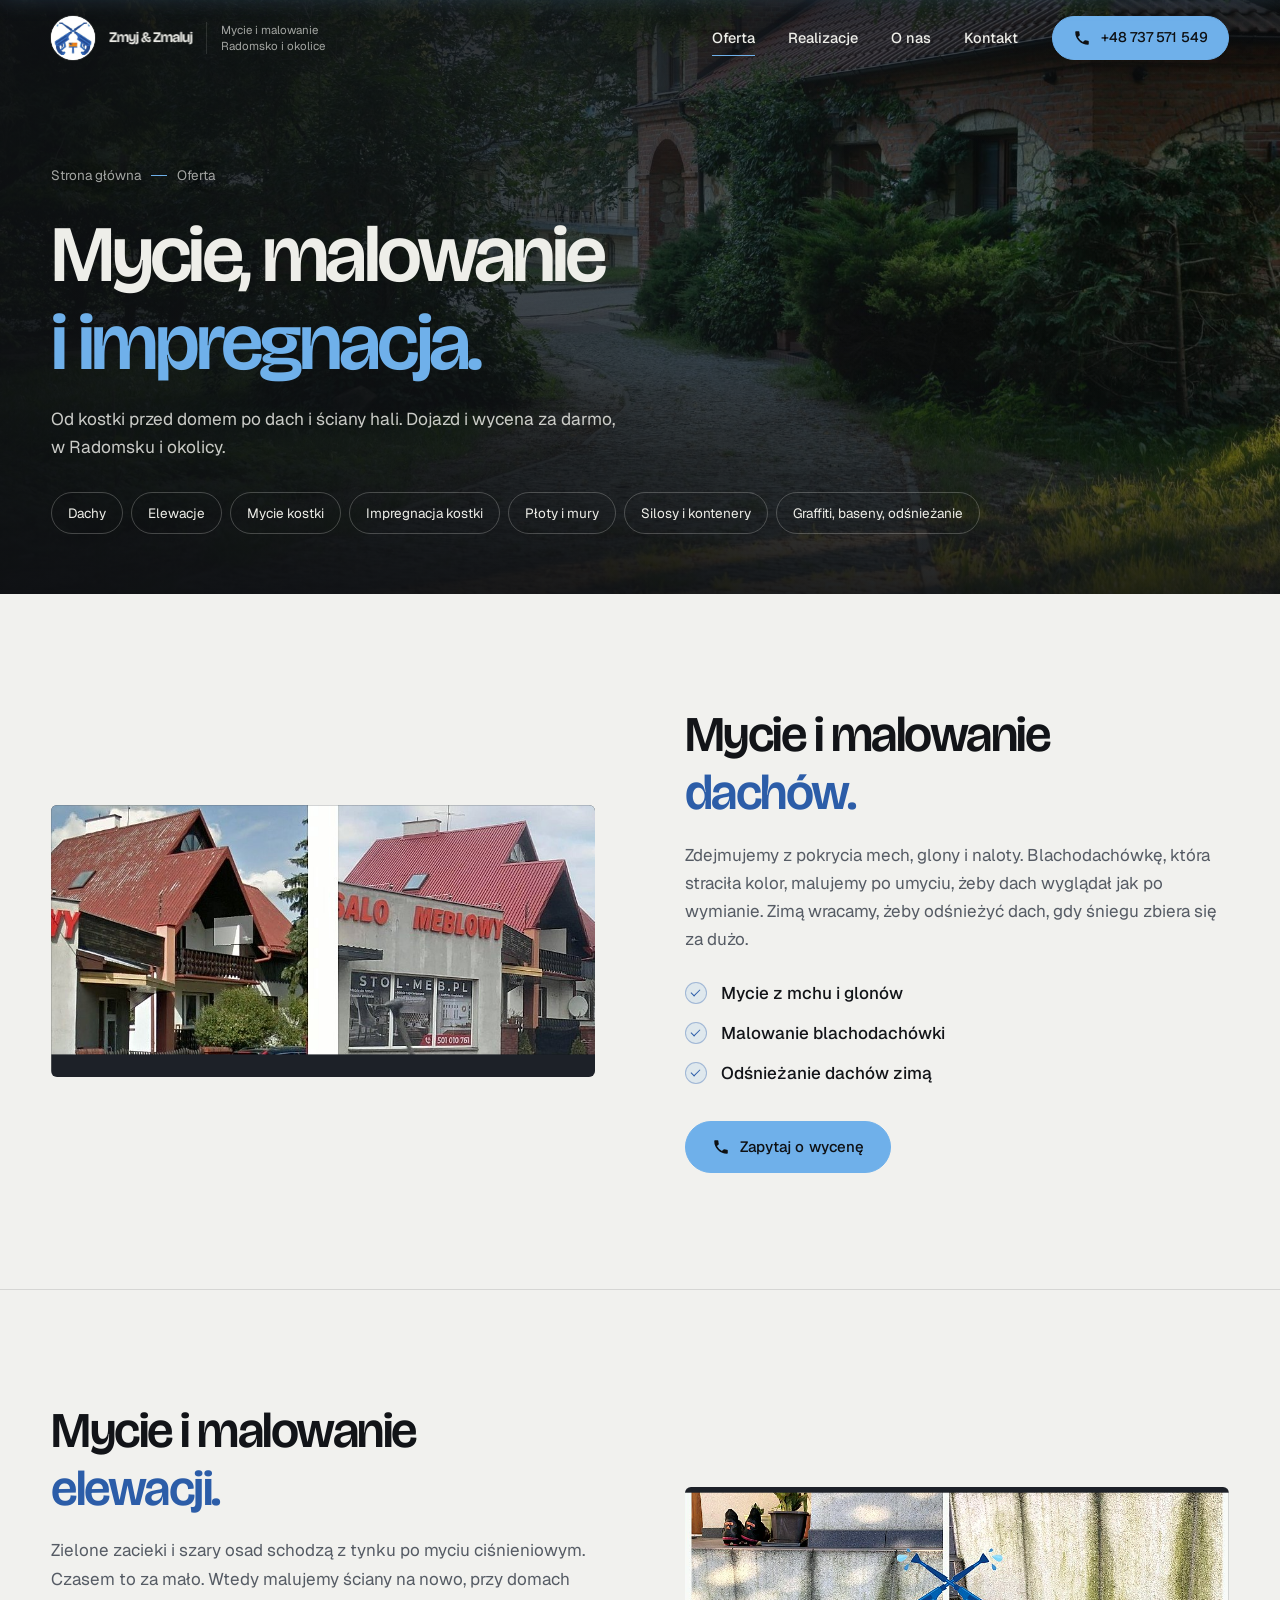
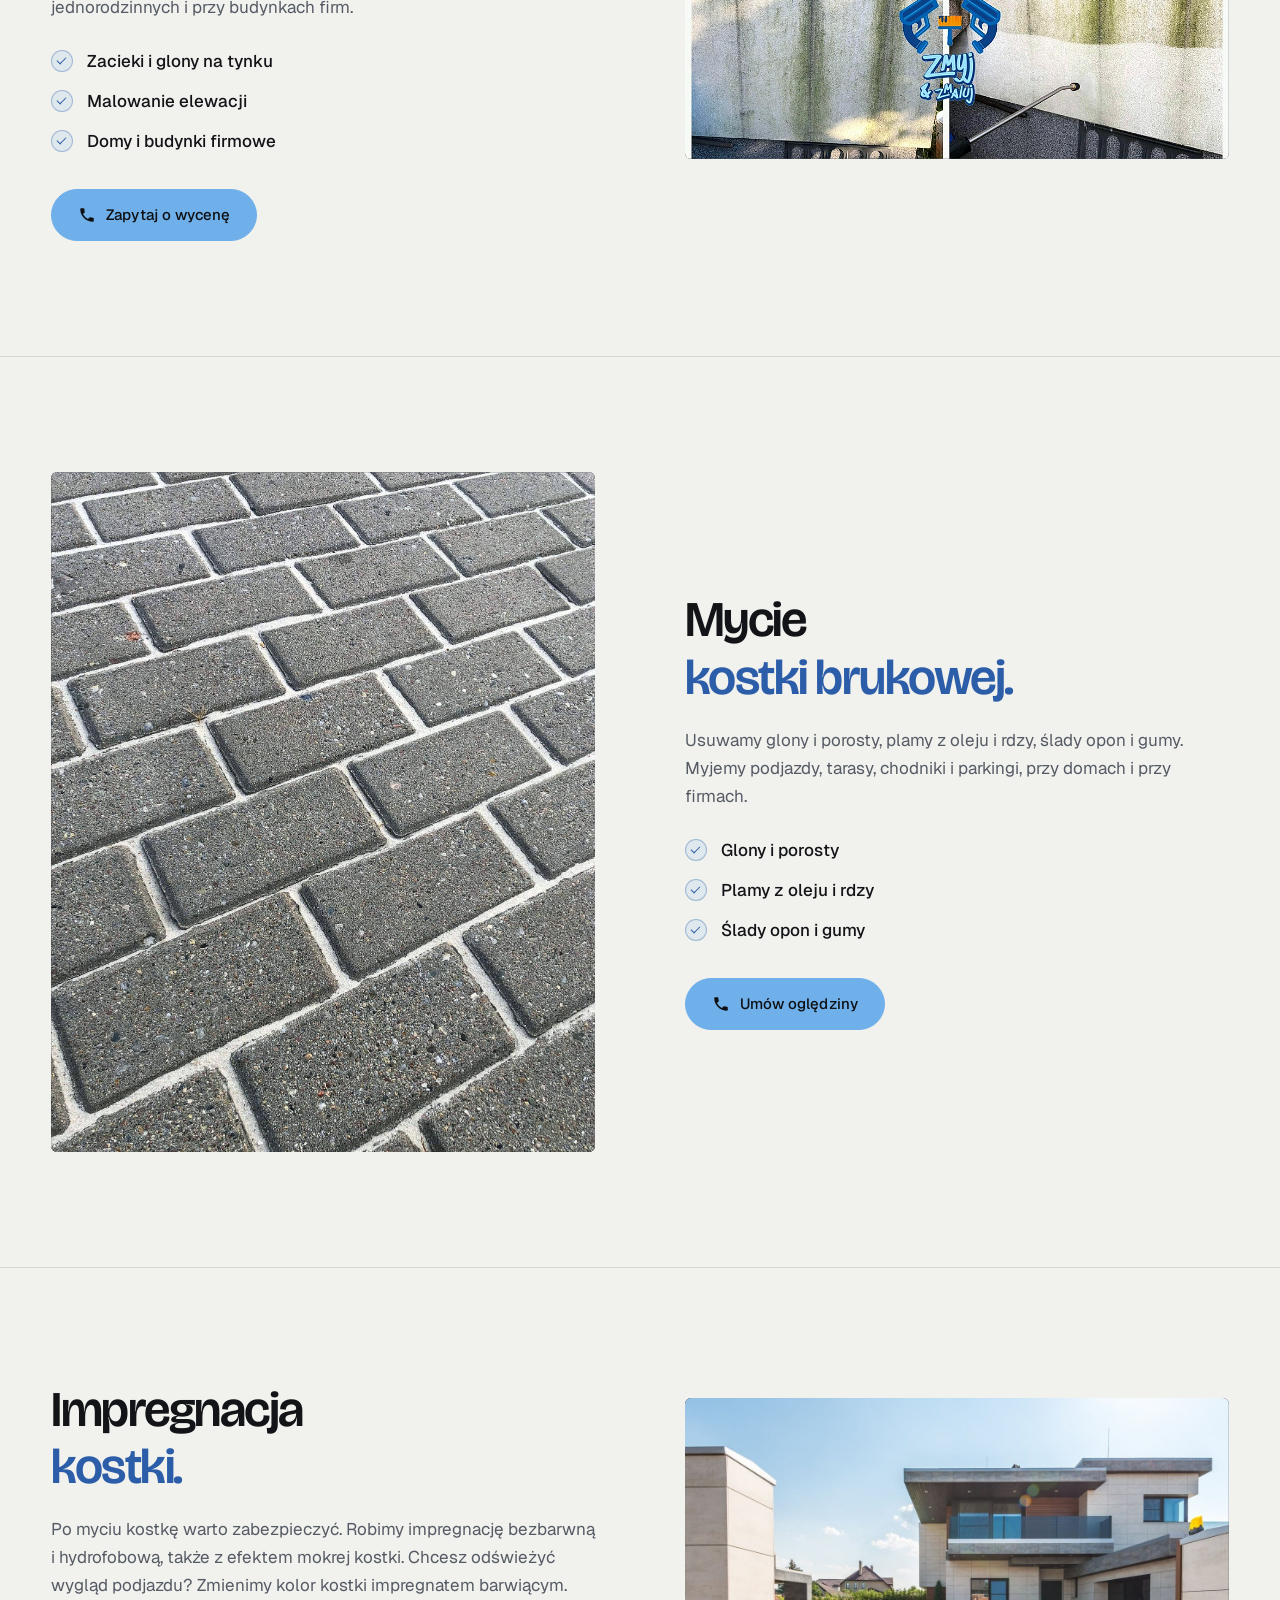
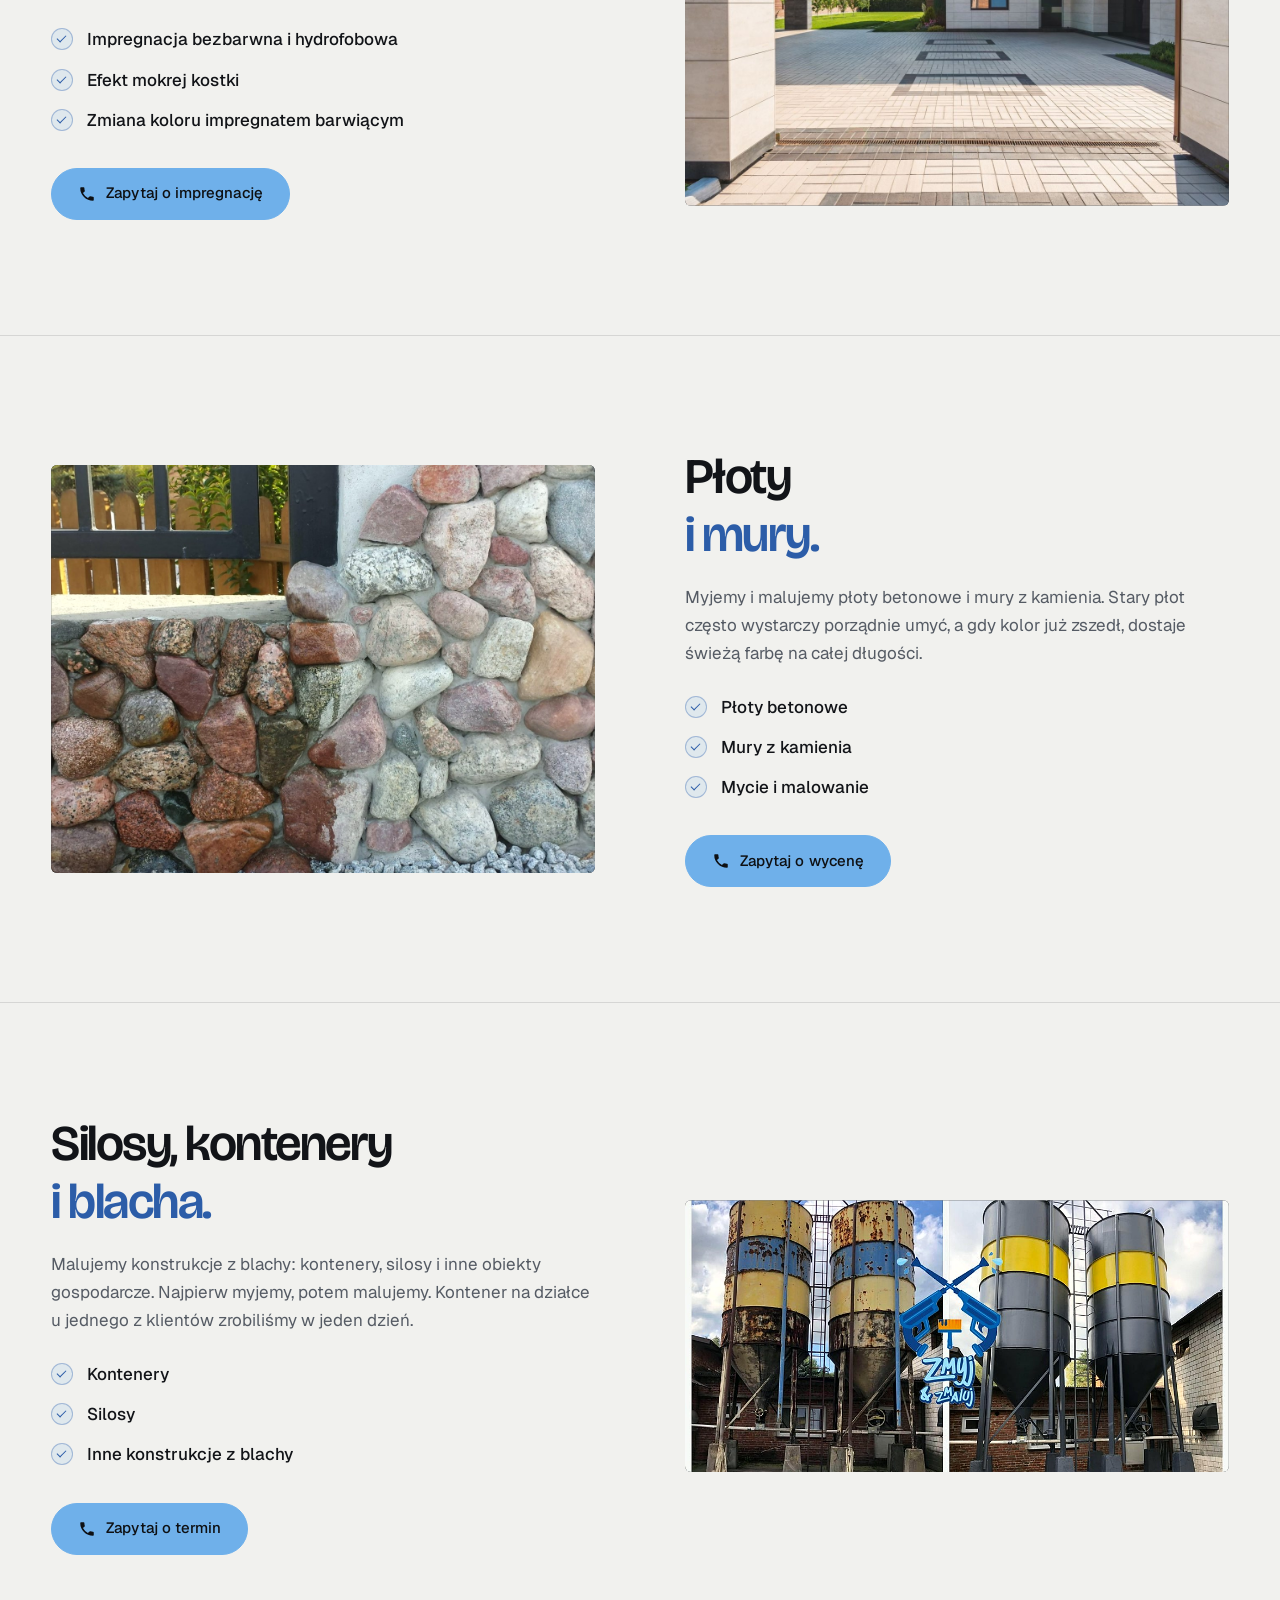
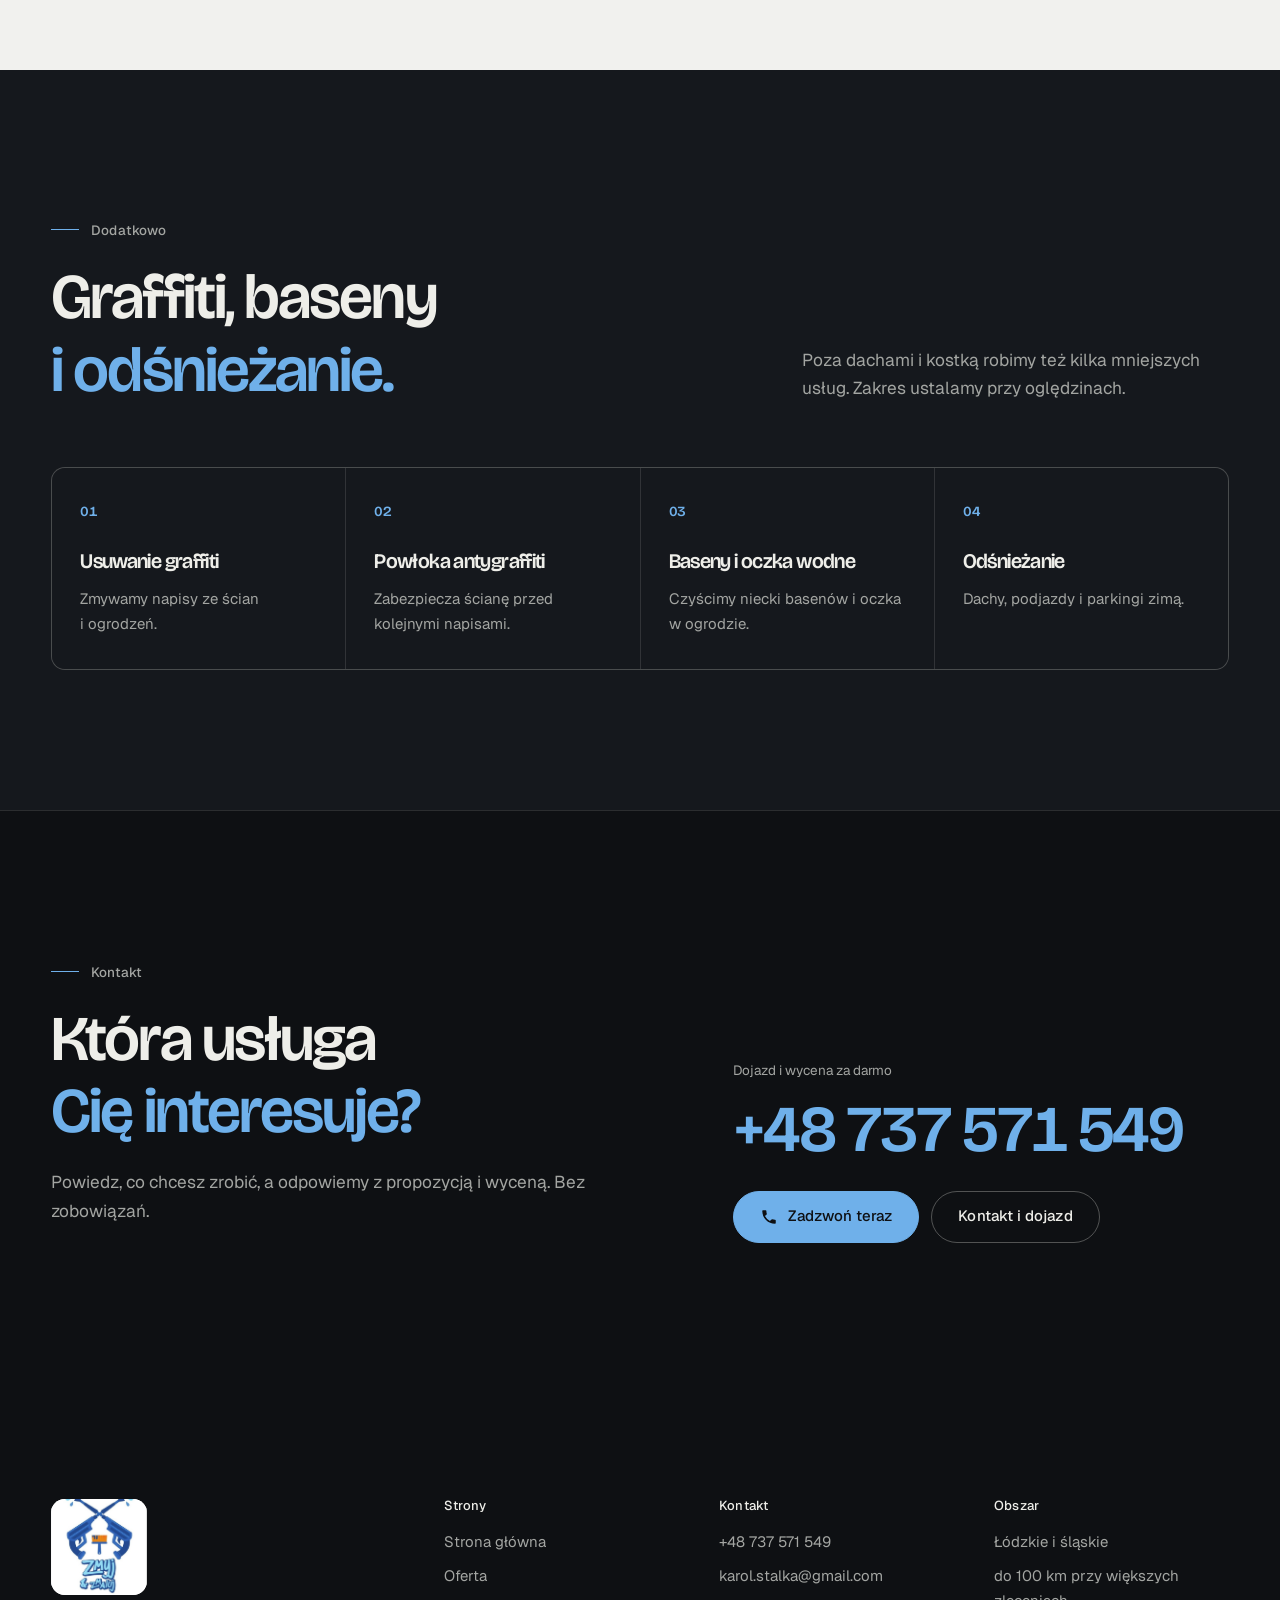
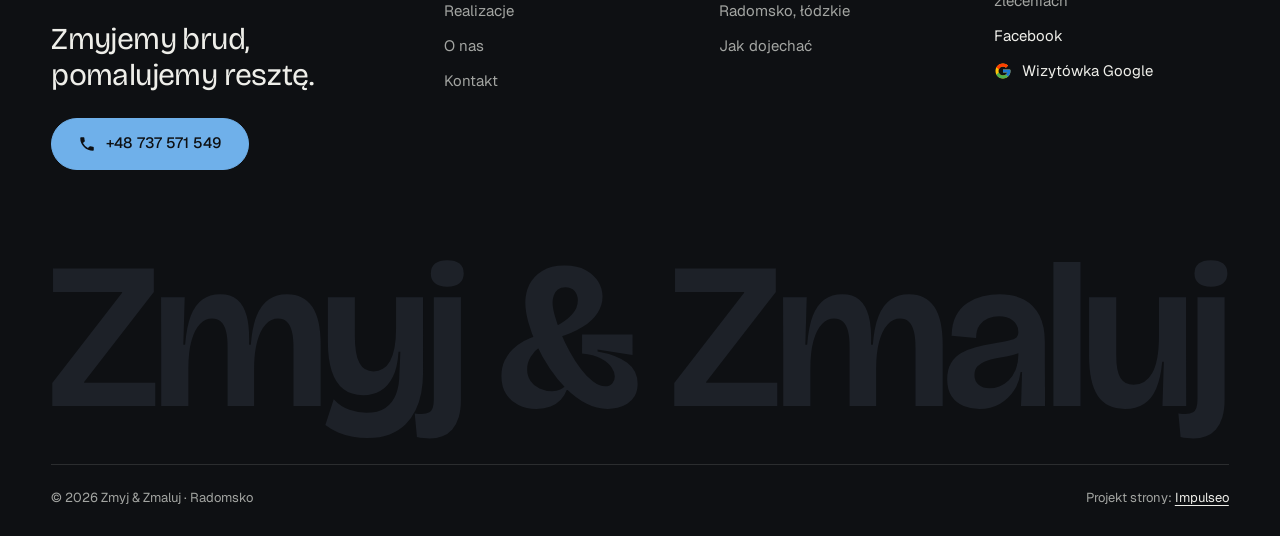
<file: oferta.html>
<!DOCTYPE html>
<html lang="pl">
<head>
<meta charset="UTF-8">
<meta name="viewport" content="width=device-width, initial-scale=1.0">
<title>Oferta - Zmyj &amp; Zmaluj | mycie i malowanie dachów, elewacji, kostki</title>
<meta name="description" content="Zmyj &amp; Zmaluj z Radomska: mycie wysokociśnieniowe i malowanie dachów, elewacji, płotów i kostki brukowej, impregnacja kostki, usuwanie graffiti. Dojazd i wycena gratis. Tel. +48 737 571 549.">
<link rel="canonical" href="https://impulseo-pl.github.io/zmyj-i-zmaluj/oferta.html">
<meta name="robots" content="noindex, nofollow">
<meta name="theme-color" content="#0E1013">
<meta property="og:type" content="website">
<meta property="og:locale" content="pl_PL">
<meta property="og:site_name" content="Zmyj &amp; Zmaluj">
<meta property="og:title" content="Oferta - Zmyj &amp; Zmaluj | mycie i malowanie dachów, elewacji, kostki">
<meta property="og:description" content="Zmyj &amp; Zmaluj z Radomska: mycie wysokociśnieniowe i malowanie dachów, elewacji, płotów i kostki brukowej, impregnacja kostki, usuwanie graffiti. Dojazd i wycena gratis. Tel. +48 737 571 549.">
<meta property="og:url" content="https://impulseo-pl.github.io/zmyj-i-zmaluj/oferta.html">
<meta property="og:image" content="https://impulseo-pl.github.io/zmyj-i-zmaluj/img/og.jpg">
<meta property="og:image:width" content="1200">
<meta property="og:image:height" content="630">
<meta name="twitter:card" content="summary_large_image">
<link rel="icon" href="img/logo-znak.jpg">
<script>(function(){var d=document.documentElement;d.classList.add('js');try{if(!window.matchMedia('(prefers-reduced-motion: reduce)').matches)d.classList.add('anim');}catch(e){}setTimeout(function(){if(!d.classList.contains('anim-ok'))d.classList.remove('anim');},3500);})();</script>
<script>(function(){try{var d=document.documentElement,q=/[?&]intro/.test(location.search);if(!q&&window.matchMedia&&matchMedia('(prefers-reduced-motion: reduce)').matches)return;if(!q&&sessionStorage.getItem('zmyj_intro'))return;sessionStorage.setItem('zmyj_intro','1');d.classList.add('intro-on');setTimeout(function(){d.classList.remove('intro-on','intro-gra','intro-out');d.classList.add('hero-go')},4600);}catch(e){}})();</script>
<link rel="preload" as="image" href="img/head-oferta.jpg" fetchpriority="high">
<link rel="preconnect" href="https://fonts.googleapis.com">
<link rel="preconnect" href="https://fonts.gstatic.com" crossorigin>
<link href="https://fonts.googleapis.com/css2?family=Bricolage+Grotesque:opsz,wght@12..96,400..700&family=Geist:wght@400..600&display=swap" rel="stylesheet">
<link rel="stylesheet" href="assets/styles.css?v=20261106">
<script src="assets/lenis.min.js?v=1.1.20" defer></script>
<script src="assets/main.js?v=20261106" defer></script>
</head>
<body>
<a class="skip" href="#tresc">Przejdź do treści</a>
<header class="site-head">
<div class="intro" aria-hidden="true"><span class="intro-line"><i></i></span><span class="intro-meta">mycie ciśnieniowe · malowanie · Radomsko</span></div><div class="head-in">
  <a class="brand" href="index.html" aria-label="Zmyj &amp; Zmaluj - strona główna">
    <span class="brand-logo"><img src="img/logo-znak.jpg" alt="" width="240" height="240"></span>
    <span class="znak"><svg class="wm" viewBox="17 -706 5653 868" role="img" aria-label="Zmyj &amp; Zmaluj"><path pathLength="1" style="--i:0" d="M23 0V-111.3L358.4 -544.5V-547.5H26.6V-660H510.6V-548L175.9 -115.5V-112.5H517.4V0Z"/><path pathLength="1" style="--i:1" d="M546.1 0V-264.8L545.2 -522.6H658.8L652.2 -294.4H660.8Q667.8 -381.1 688.5 -434.3Q709.1 -487.4 744.2 -512Q779.3 -536.6 828.8 -536.6Q880 -536.6 911.3 -510.5Q942.6 -484.3 956.7 -430.8Q970.8 -377.3 967.7 -294.4H976.3Q982.7 -380.1 1004.3 -433.3Q1025.8 -486.4 1062.3 -511.5Q1098.7 -536.6 1150.1 -536.6Q1190.8 -536.6 1220.8 -521.6Q1250.8 -506.6 1271.2 -476.5Q1291.5 -446.3 1301.5 -400.7Q1311.5 -355 1311.5 -293.7V0H1181V-280Q1181 -327.9 1173.1 -359.1Q1165.3 -390.3 1149.1 -405.3Q1133 -420.4 1107.6 -420.4Q1073.2 -420.4 1047.2 -392.1Q1021.1 -363.8 1006.6 -309.7Q992 -255.7 992 -176.8V0H864.6V-284.9Q864.6 -331.3 856.6 -361.1Q848.6 -391 832.2 -405.7Q815.9 -420.4 790.8 -420.4Q758 -420.4 732.3 -394.5Q706.6 -368.6 691.5 -314.5Q676.3 -260.5 676.3 -176.8V0Z"/><path pathLength="1" style="--i:2" d="M1535.8 153.3Q1502.2 153.3 1465.8 146.8Q1429.3 140.3 1395.4 126.3Q1361.5 112.3 1334.1 90.8L1374.1 -32.6Q1406.5 3.2 1449.4 17.8Q1492.2 32.4 1530.8 32.4Q1587 32.4 1622 8.8Q1657 -14.7 1673.2 -57.2Q1689.5 -99.6 1689.5 -156.3L1694 -261.2H1685.3Q1680.9 -187 1658.1 -140.7Q1635.4 -94.4 1598.9 -73.1Q1562.4 -51.8 1515.8 -51.8Q1457.6 -51.8 1420.2 -81.4Q1382.9 -111 1364.5 -168.1Q1346.1 -225.2 1346.1 -307.1V-522.6H1475.6V-338Q1475.6 -249.4 1497.1 -207.9Q1518.5 -166.3 1565 -166.3Q1590.4 -166.3 1610.7 -178.8Q1631 -191.2 1644.9 -216.6Q1658.8 -242 1666 -280.2Q1673.3 -318.4 1673.3 -368.9V-522.6H1802.8V-152.4Q1802.8 -108 1794.5 -63.8Q1786.2 -19.6 1767.5 19.4Q1748.8 58.3 1718.2 88.6Q1687.5 118.8 1642.4 136.1Q1597.4 153.3 1535.8 153.3Z"/><path pathLength="1" style="--i:3" d="M1834.5 155.6Q1820.6 155.6 1805.3 153.5Q1790 151.4 1773.6 147.9L1763 35.2Q1812.2 43.5 1833.5 30Q1854.7 16.5 1854.7 -31.8V-522.6H1984.9V-31.8Q1984.9 18 1974.2 53.6Q1963.5 89.1 1943.2 111.9Q1922.9 134.6 1895.5 145.1Q1868 155.6 1834.5 155.6ZM1919.1 -572.6Q1880.6 -572.6 1860.5 -589.1Q1840.3 -605.6 1840.3 -636.4Q1840.3 -668 1860.6 -684.2Q1880.9 -700.4 1919 -700.4Q1958 -700.4 1978.2 -683.9Q1998.3 -667.3 1998.3 -636Q1998.3 -606 1978.1 -589.3Q1957.9 -572.6 1919.1 -572.6Z"/><path pathLength="1" style="--i:4" d="M2690.2 14.1Q2636.5 14.1 2586.5 -12.1Q2536.4 -38.3 2492.1 -82.1Q2447.7 -125.9 2411.5 -180.4Q2375.3 -234.9 2348.8 -292.5Q2322.3 -350.1 2308.1 -403Q2293.9 -456 2293.9 -496.7Q2293.9 -542.7 2313.4 -583Q2333 -623.3 2374.9 -648.9Q2416.8 -674.4 2482.7 -674.4Q2544.3 -674.4 2584.3 -652.5Q2624.3 -630.6 2644.5 -596.5Q2664.6 -562.5 2664.6 -525.2Q2664.6 -484.3 2640.6 -447.3Q2616.6 -410.3 2569.6 -380.2Q2522.5 -350.1 2452.5 -329.4L2436.3 -380.4Q2490 -408 2518 -439.3Q2546 -470.6 2546 -507.2Q2546 -534.4 2530.4 -552.3Q2514.8 -570.3 2485.9 -570.3Q2463.8 -570.3 2450 -559.1Q2436.1 -548 2430.4 -531.3Q2424.7 -514.6 2424.7 -497Q2424.7 -472.2 2435.5 -433.2Q2446.2 -394.1 2465.1 -348.8Q2484 -303.4 2508.7 -258.6Q2533.4 -213.7 2561.5 -176.8Q2589.5 -139.9 2619.1 -117.4Q2648.6 -94.9 2676.7 -94.9Q2699.1 -94.9 2711.3 -108.6Q2723.6 -122.2 2723.6 -141.7Q2723.6 -162.9 2707.6 -186Q2691.7 -209 2657.3 -227.8Q2622.8 -246.6 2566.3 -252.3V-344.1H2808.6V-244.9L2640.7 -271.8V-262.2Q2733.2 -245.5 2783.2 -208.2Q2833.1 -171 2833.1 -106.9Q2833.1 -71.6 2819.2 -48Q2805.2 -24.5 2783.3 -10.7Q2761.3 3 2736.5 8.6Q2711.6 14.1 2690.2 14.1ZM2346.5 13.8Q2298.8 13.8 2260.8 -4.9Q2222.8 -23.7 2201 -58.9Q2179.2 -94.2 2179.2 -143.6Q2179.2 -185 2194.2 -217.1Q2209.2 -249.2 2233.7 -272.9Q2258.3 -296.6 2287.5 -312.5Q2316.7 -328.4 2345.4 -336.8L2366.8 -285.6Q2336.9 -265.7 2319.8 -236.9Q2302.7 -208.2 2302.7 -177.1Q2302.7 -144.8 2318.8 -120.9Q2334.8 -96.9 2362.1 -84Q2389.4 -71 2422.5 -71Q2445.8 -71 2461.8 -79Q2477.8 -87 2490 -99.4L2500.7 -76.8H2492.7Q2483.7 -50.9 2464.2 -30.3Q2444.8 -9.8 2415.3 2Q2385.9 13.8 2346.5 13.8Z"/><path pathLength="1" style="--i:5" d="M3009 0V-111.3L3344.4 -544.5V-547.5H3012.6V-660H3496.6V-548L3161.9 -115.5V-112.5H3503.4V0Z"/><path pathLength="1" style="--i:6" d="M3532.1 0V-264.8L3531.2 -522.6H3644.8L3638.2 -294.4H3646.8Q3653.8 -381.1 3674.5 -434.3Q3695.1 -487.4 3730.2 -512Q3765.3 -536.6 3814.8 -536.6Q3866 -536.6 3897.3 -510.5Q3928.6 -484.3 3942.7 -430.8Q3956.8 -377.3 3953.7 -294.4H3962.3Q3968.7 -380.1 3990.3 -433.3Q4011.8 -486.4 4048.3 -511.5Q4084.7 -536.6 4136.1 -536.6Q4176.8 -536.6 4206.8 -521.6Q4236.8 -506.6 4257.2 -476.5Q4277.5 -446.3 4287.5 -400.7Q4297.5 -355 4297.5 -293.7V0H4167V-280Q4167 -327.9 4159.1 -359.1Q4151.3 -390.3 4135.1 -405.3Q4119 -420.4 4093.6 -420.4Q4059.2 -420.4 4033.2 -392.1Q4007.1 -363.8 3992.6 -309.7Q3978 -255.7 3978 -176.8V0H3850.6V-284.9Q3850.6 -331.3 3842.6 -361.1Q3834.6 -391 3818.2 -405.7Q3801.9 -420.4 3776.8 -420.4Q3744 -420.4 3718.3 -394.5Q3692.6 -368.6 3677.5 -314.5Q3662.3 -260.5 3662.3 -176.8V0Z"/><path pathLength="1" style="--i:7" d="M4473.9 13.7Q4433.6 13.7 4398.3 -0.6Q4363.1 -14.9 4341.1 -46.2Q4319.2 -77.6 4319.2 -129.1Q4319.2 -176.3 4337.3 -206.1Q4355.4 -235.8 4386.6 -254.2Q4417.9 -272.5 4456.5 -282.3Q4495.1 -292.1 4535.4 -299.1Q4589.5 -308.8 4616.1 -314.7Q4642.7 -320.5 4651.7 -329Q4660.8 -337.4 4660.8 -352.6Q4660.8 -390.6 4634.3 -410.7Q4607.9 -430.8 4566.9 -430.8Q4541.6 -430.8 4516.6 -421.3Q4491.6 -411.8 4475.1 -389Q4458.5 -366.3 4457.7 -326.2L4340.4 -337.1Q4341.1 -395 4361.6 -433.6Q4382.2 -472.3 4416.1 -494.8Q4450.1 -517.2 4490.3 -526.9Q4530.5 -536.6 4570.5 -536.6Q4640.5 -536.6 4689 -510.4Q4737.4 -484.2 4762.7 -433.3Q4787.9 -382.5 4787.9 -307.7V-211.9Q4788.2 -176.8 4788.4 -141.2Q4788.5 -105.6 4788.7 -70.3Q4788.8 -35.1 4788.8 0H4673.4Q4674.9 -40.2 4676.1 -80Q4677.3 -119.9 4678.5 -163.9H4671.6Q4666.1 -114.7 4639.8 -74.3Q4613.6 -34 4571.3 -10.1Q4529.1 13.7 4473.9 13.7ZM4522 -85.1Q4545.3 -85.1 4569.5 -94.5Q4593.6 -103.8 4614.1 -123.3Q4634.6 -142.8 4647.4 -173.4Q4660.2 -203.9 4660.8 -245.6L4661.1 -269L4687.8 -274.4Q4678.3 -260.2 4656.9 -252Q4635.6 -243.9 4608.6 -239.2Q4581.5 -234.6 4554 -229.6Q4526.4 -224.7 4502.8 -215.7Q4479.2 -206.7 4464.6 -191.2Q4450 -175.7 4450 -148.6Q4450 -118.7 4469.9 -101.9Q4489.7 -85.1 4522 -85.1Z"/><path pathLength="1" style="--i:8" d="M4828.8 0V-691H4959V0Z"/><path pathLength="1" style="--i:9" d="M5171.9 13.7Q5083.5 13.7 5041.8 -49Q5000.2 -111.7 5000.2 -242.3V-522.6H5130.7V-243.7Q5130.7 -166.8 5151 -134.4Q5171.2 -101.9 5213.9 -101.9Q5241.9 -101.9 5264.3 -115.7Q5286.7 -129.4 5302.8 -157.6Q5318.9 -185.7 5327.3 -229.8Q5335.7 -273.8 5335.7 -335.4V-522.6H5465.9V-249.7L5466.5 0H5352.5L5359.1 -212.6H5351.5Q5344 -133.5 5322.2 -83.6Q5300.5 -33.8 5263.3 -10Q5226.2 13.7 5171.9 13.7Z"/><path pathLength="1" style="--i:10" d="M5500.5 155.6Q5486.6 155.6 5471.3 153.5Q5456 151.4 5439.6 147.9L5429 35.2Q5478.2 43.5 5499.5 30Q5520.7 16.5 5520.7 -31.8V-522.6H5650.9V-31.8Q5650.9 18 5640.2 53.6Q5629.5 89.1 5609.2 111.9Q5588.9 134.6 5561.5 145.1Q5534 155.6 5500.5 155.6ZM5585.1 -572.6Q5546.6 -572.6 5526.5 -589.1Q5506.3 -605.6 5506.3 -636.4Q5506.3 -668 5526.6 -684.2Q5546.9 -700.4 5585 -700.4Q5624 -700.4 5644.2 -683.9Q5664.3 -667.3 5664.3 -636Q5664.3 -606 5644.1 -589.3Q5623.9 -572.6 5585.1 -572.6Z"/></svg></span>
    <span class="brand-sub">Mycie i&nbsp;malowanie<br>Radomsko i&nbsp;okolice</span>
  </a>
  <nav class="nav-links" aria-label="Menu główne">
    <a class="nl" href="oferta.html" aria-current="page">Oferta</a><a class="nl" href="realizacje.html">Realizacje</a><a class="nl" href="o-nas.html">O&nbsp;nas</a><a class="nl" href="kontakt.html">Kontakt</a>
    <a class="btn btn-copper nav-cta" href="tel:+48737571549"><svg class="ico" width="16" height="16" viewBox="0 0 24 24" fill="none" aria-hidden="true"><path d="M6.6 10.8a15.5 15.5 0 0 0 6.6 6.6l2.2-2.2a1 1 0 0 1 1-.24 11.4 11.4 0 0 0 3.6.58 1 1 0 0 1 1 1V20a1 1 0 0 1-1 1A17 17 0 0 1 3 4a1 1 0 0 1 1-1h3.5a1 1 0 0 1 1 1c0 1.25.2 2.46.58 3.6a1 1 0 0 1-.25 1l-2.23 2.2Z" fill="currentColor"/></svg>+48 737 571 549</a>
  </nav>
  <button class="burger" type="button" aria-label="Otwórz menu" aria-expanded="false" aria-controls="mnav"><span></span><span></span></button>
</div>
</header>
<script>(function(){var d=document.documentElement;if(!d.classList.contains('intro-on'))return;
var wyszlo=false,koniec=false,t0=Date.now();
function heroGotowe(){var im=document.querySelector('.hero-media img, .pagehead-media img');return !!(im&&im.complete&&im.naturalWidth>0);}
function sprzataj(){if(koniec)return;koniec=true;d.classList.add('hero-go');d.classList.remove('intro-on','intro-gra','intro-out');
['--i-w','--i-h','--i-px','--i-py','--i-zmniejsz','--i-baza-w','--i-baza-h'].forEach(function(k){d.style.removeProperty(k);});
try{document.dispatchEvent(new Event('wejscie:koniec'));}catch(e){}}
function wyjdz(){if(wyszlo||koniec)return;wyszlo=true;d.classList.add('intro-out');setTimeout(function(){d.classList.add('hero-go');},240);setTimeout(sprzataj,880);}
function moze(){if(wyszlo||koniec)return;var t=Date.now()-t0;if(t>=1500&&(heroGotowe()||t>=1900))wyjdz();else setTimeout(moze,60);}
try{var znak=document.querySelector('.brand .znak'),wm=znak&&znak.querySelector('.wm');if(!wm){sprzataj();return;}
znak.classList.add('mierze');var r=wm.getBoundingClientRect();znak.classList.remove('mierze');
if(!r.width||!r.height){sprzataj();return;}
var W=window.innerWidth,H=window.innerHeight,cel=W<680?Math.min(W*0.84,360):Math.min(W*0.52,760);cel=Math.max(r.width,cel);
var u=function(k,v){d.style.setProperty(k,v);};
u('--i-w',Math.round(cel)+'px');u('--i-h',Math.round(cel*r.height/r.width)+'px');u('--i-zmniejsz',(r.width/cel).toFixed(4));
u('--i-px',Math.round(r.left+r.width/2-W/2)+'px');u('--i-py',Math.round(r.top+r.height/2-H/2)+'px');
u('--i-baza-w',Math.round(r.width)+'px');u('--i-baza-h',Math.round(r.height)+'px');
requestAnimationFrame(function(){requestAnimationFrame(function(){d.classList.add('intro-gra');t0=Date.now();moze();});});
['wheel','touchstart','keydown','pointerdown'].forEach(function(ev){window.addEventListener(ev,function(){sprzataj();},{once:true,passive:true});});
setTimeout(sprzataj,4100);
}catch(e){sprzataj();}})();</script>
<div class="mnav" id="mnav">
  <div class="mnav-in">
    <a class="ml" href="index.html">Strona główna</a><a class="ml" href="oferta.html" aria-current="page">Oferta</a><a class="ml" href="realizacje.html">Realizacje</a><a class="ml" href="o-nas.html">O&nbsp;nas</a><a class="ml" href="kontakt.html">Kontakt</a>
    <div class="mnav-foot">
      <span>Dojazd i&nbsp;wycena za darmo</span>
      <a class="btn btn-copper" href="tel:+48737571549"><svg class="ico" width="16" height="16" viewBox="0 0 24 24" fill="none" aria-hidden="true"><path d="M6.6 10.8a15.5 15.5 0 0 0 6.6 6.6l2.2-2.2a1 1 0 0 1 1-.24 11.4 11.4 0 0 0 3.6.58 1 1 0 0 1 1 1V20a1 1 0 0 1-1 1A17 17 0 0 1 3 4a1 1 0 0 1 1-1h3.5a1 1 0 0 1 1 1c0 1.25.2 2.46.58 3.6a1 1 0 0 1-.25 1l-2.23 2.2Z" fill="currentColor"/></svg>+48 737 571 549</a>
    </div>
  </div>
</div>
<main id="tresc">

<section class="pagehead">
  <div class="pagehead-media"><img src="img/head-oferta.jpg" alt="Dom wśród zieleni z dachem z dachówki i ścieżką z kamienia" width="1600" height="1068" decoding="async" fetchpriority="high"></div>
  <div class="ph-in">
    <p class="crumb up" style="--d:0"><a href="index.html">Strona główna</a><span class="sl" aria-hidden="true"></span>Oferta</p>
    <h1><span class="ln"><span class="ln-i" style="--k:0">Mycie, malowanie</span></span><span class="ln"><span class="ln-i" style="--k:1"><em>i&nbsp;impregnacja.</em></span></span></h1>
    <p class="ph-lead up" style="--d:300">Od kostki przed domem po dach i&nbsp;ściany hali. Dojazd i&nbsp;wycena za darmo, w&nbsp;Radomsku i&nbsp;okolicy.</p>
    <nav class="chips up" style="--d:420" aria-label="Usługi na tej stronie"><a class="chip" href="#dachy">Dachy</a><a class="chip" href="#elewacje">Elewacje</a><a class="chip" href="#kostka">Mycie kostki</a><a class="chip" href="#impregnacja">Impregnacja kostki</a><a class="chip" href="#ploty">Płoty i&nbsp;mury</a><a class="chip" href="#blacha">Silosy i&nbsp;kontenery</a><a class="chip" href="#dodatkowo">Graffiti, baseny, odśnieżanie</a></nav>
  </div>
</section>
<section class="svc-block" id="dachy">
  <div class="wrap svc-row">
    <figure class="fig svc-fig szer rv-img rv">
      <img src="img/g5.jpg" alt="Dach przed i po malowaniu - realizacja Zmyj &amp; Zmaluj" width="1102" height="472" decoding="async" data-plx="30" style="height:110%;margin-top:-5%">
    </figure>
    <div class="svc-txt">
      <h2 class="rv rv-h"><span class="ln"><span class="ln-i" style="--k:0">Mycie i&nbsp;malowanie</span></span><span class="ln"><span class="ln-i" style="--k:1"><em>dachów.</em></span></span></h2>
      <p class="rv" style="--d:100">Zdejmujemy z&nbsp;pokrycia mech, glony i&nbsp;naloty. Blachodachówkę, która straciła kolor, malujemy po umyciu, żeby dach wyglądał jak po wymianie. Zimą wracamy, żeby odśnieżyć dach, gdy śniegu zbiera się za dużo.</p>
      <ul class="ticks rv" style="--d:160"><li>Mycie z&nbsp;mchu i&nbsp;glonów</li><li>Malowanie blachodachówki</li><li>Odśnieżanie dachów zimą</li></ul>
      <a class="btn btn-copper rv" style="--d:220" href="tel:+48737571549"><svg class="ico" width="16" height="16" viewBox="0 0 24 24" fill="none" aria-hidden="true"><path d="M6.6 10.8a15.5 15.5 0 0 0 6.6 6.6l2.2-2.2a1 1 0 0 1 1-.24 11.4 11.4 0 0 0 3.6.58 1 1 0 0 1 1 1V20a1 1 0 0 1-1 1A17 17 0 0 1 3 4a1 1 0 0 1 1-1h3.5a1 1 0 0 1 1 1c0 1.25.2 2.46.58 3.6a1 1 0 0 1-.25 1l-2.23 2.2Z" fill="currentColor"/></svg>Zapytaj o&nbsp;wycenę</a>
    </div>
  </div>
</section>
<section class="svc-block flip" id="elewacje">
  <div class="wrap svc-row">
    <figure class="fig svc-fig szer rv-img rv">
      <img src="img/g2.jpg" alt="Ściana przed i po myciu ciśnieniowym - realizacja Zmyj &amp; Zmaluj" width="1000" height="598" decoding="async" data-plx="30" style="height:110%;margin-top:-5%">
    </figure>
    <div class="svc-txt">
      <h2 class="rv rv-h"><span class="ln"><span class="ln-i" style="--k:0">Mycie i&nbsp;malowanie</span></span><span class="ln"><span class="ln-i" style="--k:1"><em>elewacji.</em></span></span></h2>
      <p class="rv" style="--d:100">Zielone zacieki i&nbsp;szary osad schodzą z&nbsp;tynku po myciu ciśnieniowym. Czasem to za mało. Wtedy malujemy ściany na nowo, przy domach jednorodzinnych i&nbsp;przy budynkach firm.</p>
      <ul class="ticks rv" style="--d:160"><li>Zacieki i&nbsp;glony na tynku</li><li>Malowanie elewacji</li><li>Domy i&nbsp;budynki firmowe</li></ul>
      <a class="btn btn-copper rv" style="--d:220" href="tel:+48737571549"><svg class="ico" width="16" height="16" viewBox="0 0 24 24" fill="none" aria-hidden="true"><path d="M6.6 10.8a15.5 15.5 0 0 0 6.6 6.6l2.2-2.2a1 1 0 0 1 1-.24 11.4 11.4 0 0 0 3.6.58 1 1 0 0 1 1 1V20a1 1 0 0 1-1 1A17 17 0 0 1 3 4a1 1 0 0 1 1-1h3.5a1 1 0 0 1 1 1c0 1.25.2 2.46.58 3.6a1 1 0 0 1-.25 1l-2.23 2.2Z" fill="currentColor"/></svg>Zapytaj o&nbsp;wycenę</a>
    </div>
  </div>
</section>
<section class="svc-block" id="kostka">
  <div class="wrap svc-row">
    <figure class="fig svc-fig pion rv-img rv">
      <img src="img/g3.jpg" alt="Kostka brukowa po myciu ciśnieniowym - realizacja Zmyj &amp; Zmaluj" width="1536" height="2048" loading="lazy" decoding="async" data-plx="30" style="height:110%;margin-top:-5%">
    </figure>
    <div class="svc-txt">
      <h2 class="rv rv-h"><span class="ln"><span class="ln-i" style="--k:0">Mycie</span></span><span class="ln"><span class="ln-i" style="--k:1"><em>kostki brukowej.</em></span></span></h2>
      <p class="rv" style="--d:100">Usuwamy glony i&nbsp;porosty, plamy z&nbsp;oleju i&nbsp;rdzy, ślady opon i&nbsp;gumy. Myjemy podjazdy, tarasy, chodniki i&nbsp;parkingi, przy domach i&nbsp;przy firmach.</p>
      <ul class="ticks rv" style="--d:160"><li>Glony i&nbsp;porosty</li><li>Plamy z&nbsp;oleju i&nbsp;rdzy</li><li>Ślady opon i&nbsp;gumy</li></ul>
      <a class="btn btn-copper rv" style="--d:220" href="tel:+48737571549"><svg class="ico" width="16" height="16" viewBox="0 0 24 24" fill="none" aria-hidden="true"><path d="M6.6 10.8a15.5 15.5 0 0 0 6.6 6.6l2.2-2.2a1 1 0 0 1 1-.24 11.4 11.4 0 0 0 3.6.58 1 1 0 0 1 1 1V20a1 1 0 0 1-1 1A17 17 0 0 1 3 4a1 1 0 0 1 1-1h3.5a1 1 0 0 1 1 1c0 1.25.2 2.46.58 3.6a1 1 0 0 1-.25 1l-2.23 2.2Z" fill="currentColor"/></svg>Umów oględziny</a>
    </div>
  </div>
</section>
<section class="svc-block flip" id="impregnacja">
  <div class="wrap svc-row">
    <figure class="fig svc-fig rv-img rv">
      <img src="img/about.jpg" alt="Podjazd z jasnej kostki brukowej przed nowoczesnym domem" width="1600" height="1068" loading="lazy" decoding="async" data-plx="30" style="height:110%;margin-top:-5%">
    </figure>
    <div class="svc-txt">
      <h2 class="rv rv-h"><span class="ln"><span class="ln-i" style="--k:0">Impregnacja</span></span><span class="ln"><span class="ln-i" style="--k:1"><em>kostki.</em></span></span></h2>
      <p class="rv" style="--d:100">Po myciu kostkę warto zabezpieczyć. Robimy impregnację bezbarwną i&nbsp;hydrofobową, także z&nbsp;efektem mokrej kostki. Chcesz odświeżyć wygląd podjazdu? Zmienimy kolor kostki impregnatem barwiącym.</p>
      <ul class="ticks rv" style="--d:160"><li>Impregnacja bezbarwna i&nbsp;hydrofobowa</li><li>Efekt mokrej kostki</li><li>Zmiana koloru impregnatem barwiącym</li></ul>
      <a class="btn btn-copper rv" style="--d:220" href="tel:+48737571549"><svg class="ico" width="16" height="16" viewBox="0 0 24 24" fill="none" aria-hidden="true"><path d="M6.6 10.8a15.5 15.5 0 0 0 6.6 6.6l2.2-2.2a1 1 0 0 1 1-.24 11.4 11.4 0 0 0 3.6.58 1 1 0 0 1 1 1V20a1 1 0 0 1-1 1A17 17 0 0 1 3 4a1 1 0 0 1 1-1h3.5a1 1 0 0 1 1 1c0 1.25.2 2.46.58 3.6a1 1 0 0 1-.25 1l-2.23 2.2Z" fill="currentColor"/></svg>Zapytaj o&nbsp;impregnację</a>
    </div>
  </div>
</section>
<section class="svc-block" id="ploty">
  <div class="wrap svc-row">
    <figure class="fig svc-fig rv-img rv">
      <img src="img/g1.jpg" alt="Mur z kamienia polnego w trakcie mycia - realizacja Zmyj &amp; Zmaluj" width="2006" height="1116" loading="lazy" decoding="async" data-plx="30" style="height:110%;margin-top:-5%">
    </figure>
    <div class="svc-txt">
      <h2 class="rv rv-h"><span class="ln"><span class="ln-i" style="--k:0">Płoty</span></span><span class="ln"><span class="ln-i" style="--k:1"><em>i&nbsp;mury.</em></span></span></h2>
      <p class="rv" style="--d:100">Myjemy i&nbsp;malujemy płoty betonowe i&nbsp;mury z&nbsp;kamienia. Stary płot często wystarczy porządnie umyć, a&nbsp;gdy kolor już zszedł, dostaje świeżą farbę na całej długości.</p>
      <ul class="ticks rv" style="--d:160"><li>Płoty betonowe</li><li>Mury z&nbsp;kamienia</li><li>Mycie i&nbsp;malowanie</li></ul>
      <a class="btn btn-copper rv" style="--d:220" href="tel:+48737571549"><svg class="ico" width="16" height="16" viewBox="0 0 24 24" fill="none" aria-hidden="true"><path d="M6.6 10.8a15.5 15.5 0 0 0 6.6 6.6l2.2-2.2a1 1 0 0 1 1-.24 11.4 11.4 0 0 0 3.6.58 1 1 0 0 1 1 1V20a1 1 0 0 1-1 1A17 17 0 0 1 3 4a1 1 0 0 1 1-1h3.5a1 1 0 0 1 1 1c0 1.25.2 2.46.58 3.6a1 1 0 0 1-.25 1l-2.23 2.2Z" fill="currentColor"/></svg>Zapytaj o&nbsp;wycenę</a>
    </div>
  </div>
</section>
<section class="svc-block flip" id="blacha">
  <div class="wrap svc-row">
    <figure class="fig svc-fig szer rv-img rv">
      <img src="img/g4.jpg" alt="Silosy przed i po malowaniu - realizacja Zmyj &amp; Zmaluj" width="1000" height="600" loading="lazy" decoding="async" data-plx="30" style="height:110%;margin-top:-5%">
    </figure>
    <div class="svc-txt">
      <h2 class="rv rv-h"><span class="ln"><span class="ln-i" style="--k:0">Silosy, kontenery</span></span><span class="ln"><span class="ln-i" style="--k:1"><em>i&nbsp;blacha.</em></span></span></h2>
      <p class="rv" style="--d:100">Malujemy konstrukcje z&nbsp;blachy: kontenery, silosy i&nbsp;inne obiekty gospodarcze. Najpierw myjemy, potem malujemy. Kontener na działce u&nbsp;jednego z&nbsp;klientów zrobiliśmy w&nbsp;jeden dzień.</p>
      <ul class="ticks rv" style="--d:160"><li>Kontenery</li><li>Silosy</li><li>Inne konstrukcje z&nbsp;blachy</li></ul>
      <a class="btn btn-copper rv" style="--d:220" href="tel:+48737571549"><svg class="ico" width="16" height="16" viewBox="0 0 24 24" fill="none" aria-hidden="true"><path d="M6.6 10.8a15.5 15.5 0 0 0 6.6 6.6l2.2-2.2a1 1 0 0 1 1-.24 11.4 11.4 0 0 0 3.6.58 1 1 0 0 1 1 1V20a1 1 0 0 1-1 1A17 17 0 0 1 3 4a1 1 0 0 1 1-1h3.5a1 1 0 0 1 1 1c0 1.25.2 2.46.58 3.6a1 1 0 0 1-.25 1l-2.23 2.2Z" fill="currentColor"/></svg>Zapytaj o&nbsp;termin</a>
    </div>
  </div>
</section>

<section class="sec dark-2" id="dodatkowo">
  <div class="wrap">
    <div class="sec-head">
      <div>
        <p class="eyebrow rv">Dodatkowo</p>
        <h2 class="h2 rv rv-h"><span class="ln"><span class="ln-i" style="--k:0">Graffiti, baseny</span></span><span class="ln"><span class="ln-i" style="--k:1"><em>i&nbsp;odśnieżanie.</em></span></span></h2>
      </div>
      <div class="side rv" style="--d:120">
        <p class="lead">Poza dachami i&nbsp;kostką robimy też kilka mniejszych usług. Zakres ustalamy przy oględzinach.</p>
      </div>
    </div>
    <div class="extra-grid"><div class="extra rv" style="--d:0"><div class="ic"><span class="ic-n">01</span></div><h3>Usuwanie graffiti</h3><p>Zmywamy napisy ze ścian i&nbsp;ogrodzeń.</p></div><div class="extra rv" style="--d:90"><div class="ic"><span class="ic-n">02</span></div><h3>Powłoka antygraffiti</h3><p>Zabezpiecza ścianę przed kolejnymi napisami.</p></div><div class="extra rv" style="--d:180"><div class="ic"><span class="ic-n">03</span></div><h3>Baseny i&nbsp;oczka wodne</h3><p>Czyścimy niecki basenów i&nbsp;oczka w&nbsp;ogrodzie.</p></div><div class="extra rv" style="--d:270"><div class="ic"><span class="ic-n">04</span></div><h3>Odśnieżanie</h3><p>Dachy, podjazdy i&nbsp;parkingi zimą.</p></div></div>
  </div>
</section>
<section class="cta-band dark">
  <div class="wrap cta-grid">
    <div>
      <p class="eyebrow rv">Kontakt</p>
      <h2 class="h2 rv rv-h"><span class="ln"><span class="ln-i" style="--k:0">Która usługa</span></span><span class="ln"><span class="ln-i" style="--k:1"><em>Cię interesuje?</em></span></span></h2>
      <p class="lead rv" style="--d:120">Powiedz, co chcesz zrobić, a&nbsp;odpowiemy z&nbsp;propozycją i&nbsp;wyceną. Bez zobowiązań.</p>
    </div>
    <div class="cta-side rv" style="--d:180">
      <span class="lbl">Dojazd i&nbsp;wycena za darmo</span>
      <a class="cta-phone" href="tel:+48737571549">+48 737 571 549</a>
      <div class="cta-row">
        <a class="btn btn-copper" href="tel:+48737571549"><svg class="ico" width="16" height="16" viewBox="0 0 24 24" fill="none" aria-hidden="true"><path d="M6.6 10.8a15.5 15.5 0 0 0 6.6 6.6l2.2-2.2a1 1 0 0 1 1-.24 11.4 11.4 0 0 0 3.6.58 1 1 0 0 1 1 1V20a1 1 0 0 1-1 1A17 17 0 0 1 3 4a1 1 0 0 1 1-1h3.5a1 1 0 0 1 1 1c0 1.25.2 2.46.58 3.6a1 1 0 0 1-.25 1l-2.23 2.2Z" fill="currentColor"/></svg>Zadzwoń teraz</a>
        <a class="btn btn-ghost" href="kontakt.html">Kontakt i&nbsp;dojazd</a>
      </div>
    </div>
  </div>
</section>
</main>
<footer class="site-foot">
  <div class="wrap">
    <div class="foot-top">
      <div>
        <span class="foot-logo"><img src="img/logo.jpg" alt="Logo Zmyj &amp; Zmaluj" width="794" height="794" loading="lazy" decoding="async"></span>
        <p class="foot-claim">Zmyjemy brud, pomalujemy resztę.</p>
        <a class="btn btn-copper" href="tel:+48737571549"><svg class="ico" width="16" height="16" viewBox="0 0 24 24" fill="none" aria-hidden="true"><path d="M6.6 10.8a15.5 15.5 0 0 0 6.6 6.6l2.2-2.2a1 1 0 0 1 1-.24 11.4 11.4 0 0 0 3.6.58 1 1 0 0 1 1 1V20a1 1 0 0 1-1 1A17 17 0 0 1 3 4a1 1 0 0 1 1-1h3.5a1 1 0 0 1 1 1c0 1.25.2 2.46.58 3.6a1 1 0 0 1-.25 1l-2.23 2.2Z" fill="currentColor"/></svg>+48 737 571 549</a>
      </div>
      <div>
        <h4>Strony</h4>
        <ul><li><a href="index.html">Strona główna</a></li><li><a href="oferta.html">Oferta</a></li><li><a href="realizacje.html">Realizacje</a></li><li><a href="o-nas.html">O&nbsp;nas</a></li><li><a href="kontakt.html">Kontakt</a></li></ul>
      </div>
      <div>
        <h4>Kontakt</h4>
        <ul>
          <li><a href="tel:+48737571549">+48 737 571 549</a></li>
          <li><a href="mailto:karol.stalka@gmail.com">karol.stalka@gmail.com</a></li>
          <li>Radomsko, łódzkie</li>
          <li><a href="https://www.google.com/maps/place/ZMYJ+I+ZMALUJ/@51.0635569,19.4487373,15z/data=!4m6!3m5!1s0x471755c229f0ec9d:0x13a7df13c841205b!8m2!3d51.0635569!4d19.4487373!16s%2Fg%2F11s5fxjgc0" target="_blank" rel="noopener">Jak dojechać</a></li>
        </ul>
      </div>
      <div>
        <h4>Obszar</h4>
        <ul>
          <li>Łódzkie i&nbsp;śląskie</li>
          <li>do 100 km przy większych zleceniach</li>
          <li><a class="soc" href="https://www.facebook.com/zmyjzmaluj/" target="_blank" rel="noopener">Facebook</a></li>
          <li><a class="soc" href="https://www.google.com/maps/place/ZMYJ+I+ZMALUJ/@51.0635569,19.4487373,15z/data=!4m6!3m5!1s0x471755c229f0ec9d:0x13a7df13c841205b!8m2!3d51.0635569!4d19.4487373!16s%2Fg%2F11s5fxjgc0" target="_blank" rel="noopener" aria-label="Wizytówka Zmyj &amp; Zmaluj w Google"><svg class="g-logo" viewBox="0 0 48 48" aria-hidden="true"><path fill="#FFC107" d="M43.6 20.5H42V20H24v8h11.3C33.7 32.7 29.2 36 24 36c-6.6 0-12-5.4-12-12s5.4-12 12-12c3.1 0 5.8 1.2 7.9 3.1l5.7-5.7C34 6.1 29.3 4 24 4 12.9 4 4 12.9 4 24s8.9 20 20 20 20-8.9 20-20c0-1.3-.1-2.4-.4-3.5z"/><path fill="#FF3D00" d="m6.3 14.7 6.6 4.8C14.7 15.1 19 12 24 12c3.1 0 5.8 1.2 7.9 3.1l5.7-5.7C34 6.1 29.3 4 24 4 16.3 4 9.7 8.3 6.3 14.7z"/><path fill="#4CAF50" d="M24 44c5.2 0 9.9-2 13.4-5.2l-6.2-5.2A11.9 11.9 0 0 1 24 36c-5.2 0-9.6-3.3-11.3-7.9l-6.5 5C9.5 39.6 16.2 44 24 44z"/><path fill="#1976D2" d="M43.6 20.5H42V20H24v8h11.3a12 12 0 0 1-4.1 5.6l6.2 5.2C37 39.2 44 34 44 24c0-1.3-.1-2.4-.4-3.5z"/></svg>Wizytówka Google</a></li>
        </ul>
      </div>
    </div>
    <div class="foot-mark" aria-hidden="true"><svg class="wm-foot" viewBox="17 -706 5653 868" aria-hidden="true" focusable="false"><path style="--i:0" d="M23 0V-111.3L358.4 -544.5V-547.5H26.6V-660H510.6V-548L175.9 -115.5V-112.5H517.4V0Z"/><path style="--i:1" d="M546.1 0V-264.8L545.2 -522.6H658.8L652.2 -294.4H660.8Q667.8 -381.1 688.5 -434.3Q709.1 -487.4 744.2 -512Q779.3 -536.6 828.8 -536.6Q880 -536.6 911.3 -510.5Q942.6 -484.3 956.7 -430.8Q970.8 -377.3 967.7 -294.4H976.3Q982.7 -380.1 1004.3 -433.3Q1025.8 -486.4 1062.3 -511.5Q1098.7 -536.6 1150.1 -536.6Q1190.8 -536.6 1220.8 -521.6Q1250.8 -506.6 1271.2 -476.5Q1291.5 -446.3 1301.5 -400.7Q1311.5 -355 1311.5 -293.7V0H1181V-280Q1181 -327.9 1173.1 -359.1Q1165.3 -390.3 1149.1 -405.3Q1133 -420.4 1107.6 -420.4Q1073.2 -420.4 1047.2 -392.1Q1021.1 -363.8 1006.6 -309.7Q992 -255.7 992 -176.8V0H864.6V-284.9Q864.6 -331.3 856.6 -361.1Q848.6 -391 832.2 -405.7Q815.9 -420.4 790.8 -420.4Q758 -420.4 732.3 -394.5Q706.6 -368.6 691.5 -314.5Q676.3 -260.5 676.3 -176.8V0Z"/><path style="--i:2" d="M1535.8 153.3Q1502.2 153.3 1465.8 146.8Q1429.3 140.3 1395.4 126.3Q1361.5 112.3 1334.1 90.8L1374.1 -32.6Q1406.5 3.2 1449.4 17.8Q1492.2 32.4 1530.8 32.4Q1587 32.4 1622 8.8Q1657 -14.7 1673.2 -57.2Q1689.5 -99.6 1689.5 -156.3L1694 -261.2H1685.3Q1680.9 -187 1658.1 -140.7Q1635.4 -94.4 1598.9 -73.1Q1562.4 -51.8 1515.8 -51.8Q1457.6 -51.8 1420.2 -81.4Q1382.9 -111 1364.5 -168.1Q1346.1 -225.2 1346.1 -307.1V-522.6H1475.6V-338Q1475.6 -249.4 1497.1 -207.9Q1518.5 -166.3 1565 -166.3Q1590.4 -166.3 1610.7 -178.8Q1631 -191.2 1644.9 -216.6Q1658.8 -242 1666 -280.2Q1673.3 -318.4 1673.3 -368.9V-522.6H1802.8V-152.4Q1802.8 -108 1794.5 -63.8Q1786.2 -19.6 1767.5 19.4Q1748.8 58.3 1718.2 88.6Q1687.5 118.8 1642.4 136.1Q1597.4 153.3 1535.8 153.3Z"/><path style="--i:3" d="M1834.5 155.6Q1820.6 155.6 1805.3 153.5Q1790 151.4 1773.6 147.9L1763 35.2Q1812.2 43.5 1833.5 30Q1854.7 16.5 1854.7 -31.8V-522.6H1984.9V-31.8Q1984.9 18 1974.2 53.6Q1963.5 89.1 1943.2 111.9Q1922.9 134.6 1895.5 145.1Q1868 155.6 1834.5 155.6ZM1919.1 -572.6Q1880.6 -572.6 1860.5 -589.1Q1840.3 -605.6 1840.3 -636.4Q1840.3 -668 1860.6 -684.2Q1880.9 -700.4 1919 -700.4Q1958 -700.4 1978.2 -683.9Q1998.3 -667.3 1998.3 -636Q1998.3 -606 1978.1 -589.3Q1957.9 -572.6 1919.1 -572.6Z"/><path style="--i:4" d="M2690.2 14.1Q2636.5 14.1 2586.5 -12.1Q2536.4 -38.3 2492.1 -82.1Q2447.7 -125.9 2411.5 -180.4Q2375.3 -234.9 2348.8 -292.5Q2322.3 -350.1 2308.1 -403Q2293.9 -456 2293.9 -496.7Q2293.9 -542.7 2313.4 -583Q2333 -623.3 2374.9 -648.9Q2416.8 -674.4 2482.7 -674.4Q2544.3 -674.4 2584.3 -652.5Q2624.3 -630.6 2644.5 -596.5Q2664.6 -562.5 2664.6 -525.2Q2664.6 -484.3 2640.6 -447.3Q2616.6 -410.3 2569.6 -380.2Q2522.5 -350.1 2452.5 -329.4L2436.3 -380.4Q2490 -408 2518 -439.3Q2546 -470.6 2546 -507.2Q2546 -534.4 2530.4 -552.3Q2514.8 -570.3 2485.9 -570.3Q2463.8 -570.3 2450 -559.1Q2436.1 -548 2430.4 -531.3Q2424.7 -514.6 2424.7 -497Q2424.7 -472.2 2435.5 -433.2Q2446.2 -394.1 2465.1 -348.8Q2484 -303.4 2508.7 -258.6Q2533.4 -213.7 2561.5 -176.8Q2589.5 -139.9 2619.1 -117.4Q2648.6 -94.9 2676.7 -94.9Q2699.1 -94.9 2711.3 -108.6Q2723.6 -122.2 2723.6 -141.7Q2723.6 -162.9 2707.6 -186Q2691.7 -209 2657.3 -227.8Q2622.8 -246.6 2566.3 -252.3V-344.1H2808.6V-244.9L2640.7 -271.8V-262.2Q2733.2 -245.5 2783.2 -208.2Q2833.1 -171 2833.1 -106.9Q2833.1 -71.6 2819.2 -48Q2805.2 -24.5 2783.3 -10.7Q2761.3 3 2736.5 8.6Q2711.6 14.1 2690.2 14.1ZM2346.5 13.8Q2298.8 13.8 2260.8 -4.9Q2222.8 -23.7 2201 -58.9Q2179.2 -94.2 2179.2 -143.6Q2179.2 -185 2194.2 -217.1Q2209.2 -249.2 2233.7 -272.9Q2258.3 -296.6 2287.5 -312.5Q2316.7 -328.4 2345.4 -336.8L2366.8 -285.6Q2336.9 -265.7 2319.8 -236.9Q2302.7 -208.2 2302.7 -177.1Q2302.7 -144.8 2318.8 -120.9Q2334.8 -96.9 2362.1 -84Q2389.4 -71 2422.5 -71Q2445.8 -71 2461.8 -79Q2477.8 -87 2490 -99.4L2500.7 -76.8H2492.7Q2483.7 -50.9 2464.2 -30.3Q2444.8 -9.8 2415.3 2Q2385.9 13.8 2346.5 13.8Z"/><path style="--i:5" d="M3009 0V-111.3L3344.4 -544.5V-547.5H3012.6V-660H3496.6V-548L3161.9 -115.5V-112.5H3503.4V0Z"/><path style="--i:6" d="M3532.1 0V-264.8L3531.2 -522.6H3644.8L3638.2 -294.4H3646.8Q3653.8 -381.1 3674.5 -434.3Q3695.1 -487.4 3730.2 -512Q3765.3 -536.6 3814.8 -536.6Q3866 -536.6 3897.3 -510.5Q3928.6 -484.3 3942.7 -430.8Q3956.8 -377.3 3953.7 -294.4H3962.3Q3968.7 -380.1 3990.3 -433.3Q4011.8 -486.4 4048.3 -511.5Q4084.7 -536.6 4136.1 -536.6Q4176.8 -536.6 4206.8 -521.6Q4236.8 -506.6 4257.2 -476.5Q4277.5 -446.3 4287.5 -400.7Q4297.5 -355 4297.5 -293.7V0H4167V-280Q4167 -327.9 4159.1 -359.1Q4151.3 -390.3 4135.1 -405.3Q4119 -420.4 4093.6 -420.4Q4059.2 -420.4 4033.2 -392.1Q4007.1 -363.8 3992.6 -309.7Q3978 -255.7 3978 -176.8V0H3850.6V-284.9Q3850.6 -331.3 3842.6 -361.1Q3834.6 -391 3818.2 -405.7Q3801.9 -420.4 3776.8 -420.4Q3744 -420.4 3718.3 -394.5Q3692.6 -368.6 3677.5 -314.5Q3662.3 -260.5 3662.3 -176.8V0Z"/><path style="--i:7" d="M4473.9 13.7Q4433.6 13.7 4398.3 -0.6Q4363.1 -14.9 4341.1 -46.2Q4319.2 -77.6 4319.2 -129.1Q4319.2 -176.3 4337.3 -206.1Q4355.4 -235.8 4386.6 -254.2Q4417.9 -272.5 4456.5 -282.3Q4495.1 -292.1 4535.4 -299.1Q4589.5 -308.8 4616.1 -314.7Q4642.7 -320.5 4651.7 -329Q4660.8 -337.4 4660.8 -352.6Q4660.8 -390.6 4634.3 -410.7Q4607.9 -430.8 4566.9 -430.8Q4541.6 -430.8 4516.6 -421.3Q4491.6 -411.8 4475.1 -389Q4458.5 -366.3 4457.7 -326.2L4340.4 -337.1Q4341.1 -395 4361.6 -433.6Q4382.2 -472.3 4416.1 -494.8Q4450.1 -517.2 4490.3 -526.9Q4530.5 -536.6 4570.5 -536.6Q4640.5 -536.6 4689 -510.4Q4737.4 -484.2 4762.7 -433.3Q4787.9 -382.5 4787.9 -307.7V-211.9Q4788.2 -176.8 4788.4 -141.2Q4788.5 -105.6 4788.7 -70.3Q4788.8 -35.1 4788.8 0H4673.4Q4674.9 -40.2 4676.1 -80Q4677.3 -119.9 4678.5 -163.9H4671.6Q4666.1 -114.7 4639.8 -74.3Q4613.6 -34 4571.3 -10.1Q4529.1 13.7 4473.9 13.7ZM4522 -85.1Q4545.3 -85.1 4569.5 -94.5Q4593.6 -103.8 4614.1 -123.3Q4634.6 -142.8 4647.4 -173.4Q4660.2 -203.9 4660.8 -245.6L4661.1 -269L4687.8 -274.4Q4678.3 -260.2 4656.9 -252Q4635.6 -243.9 4608.6 -239.2Q4581.5 -234.6 4554 -229.6Q4526.4 -224.7 4502.8 -215.7Q4479.2 -206.7 4464.6 -191.2Q4450 -175.7 4450 -148.6Q4450 -118.7 4469.9 -101.9Q4489.7 -85.1 4522 -85.1Z"/><path style="--i:8" d="M4828.8 0V-691H4959V0Z"/><path style="--i:9" d="M5171.9 13.7Q5083.5 13.7 5041.8 -49Q5000.2 -111.7 5000.2 -242.3V-522.6H5130.7V-243.7Q5130.7 -166.8 5151 -134.4Q5171.2 -101.9 5213.9 -101.9Q5241.9 -101.9 5264.3 -115.7Q5286.7 -129.4 5302.8 -157.6Q5318.9 -185.7 5327.3 -229.8Q5335.7 -273.8 5335.7 -335.4V-522.6H5465.9V-249.7L5466.5 0H5352.5L5359.1 -212.6H5351.5Q5344 -133.5 5322.2 -83.6Q5300.5 -33.8 5263.3 -10Q5226.2 13.7 5171.9 13.7Z"/><path style="--i:10" d="M5500.5 155.6Q5486.6 155.6 5471.3 153.5Q5456 151.4 5439.6 147.9L5429 35.2Q5478.2 43.5 5499.5 30Q5520.7 16.5 5520.7 -31.8V-522.6H5650.9V-31.8Q5650.9 18 5640.2 53.6Q5629.5 89.1 5609.2 111.9Q5588.9 134.6 5561.5 145.1Q5534 155.6 5500.5 155.6ZM5585.1 -572.6Q5546.6 -572.6 5526.5 -589.1Q5506.3 -605.6 5506.3 -636.4Q5506.3 -668 5526.6 -684.2Q5546.9 -700.4 5585 -700.4Q5624 -700.4 5644.2 -683.9Q5664.3 -667.3 5664.3 -636Q5664.3 -606 5644.1 -589.3Q5623.9 -572.6 5585.1 -572.6Z"/></svg></div>
    <div class="foot-bottom">
      <span>© 2026 Zmyj &amp; Zmaluj · Radomsko</span>
      <span>Projekt strony: <a class="foot-credit" href="https://impulseo.pl" target="_blank" rel="noopener">Impulseo</a></span>
    </div>
  </div>
</footer>
<div class="sticky-call">
  <a class="btn btn-copper" href="tel:+48737571549"><svg class="ico" width="16" height="16" viewBox="0 0 24 24" fill="none" aria-hidden="true"><path d="M6.6 10.8a15.5 15.5 0 0 0 6.6 6.6l2.2-2.2a1 1 0 0 1 1-.24 11.4 11.4 0 0 0 3.6.58 1 1 0 0 1 1 1V20a1 1 0 0 1-1 1A17 17 0 0 1 3 4a1 1 0 0 1 1-1h3.5a1 1 0 0 1 1 1c0 1.25.2 2.46.58 3.6a1 1 0 0 1-.25 1l-2.23 2.2Z" fill="currentColor"/></svg>Zadzwoń</a>
  <a class="btn btn-ghost" href="kontakt.html">Kontakt i&nbsp;dojazd</a>
</div>
</body>
</html>
</file>
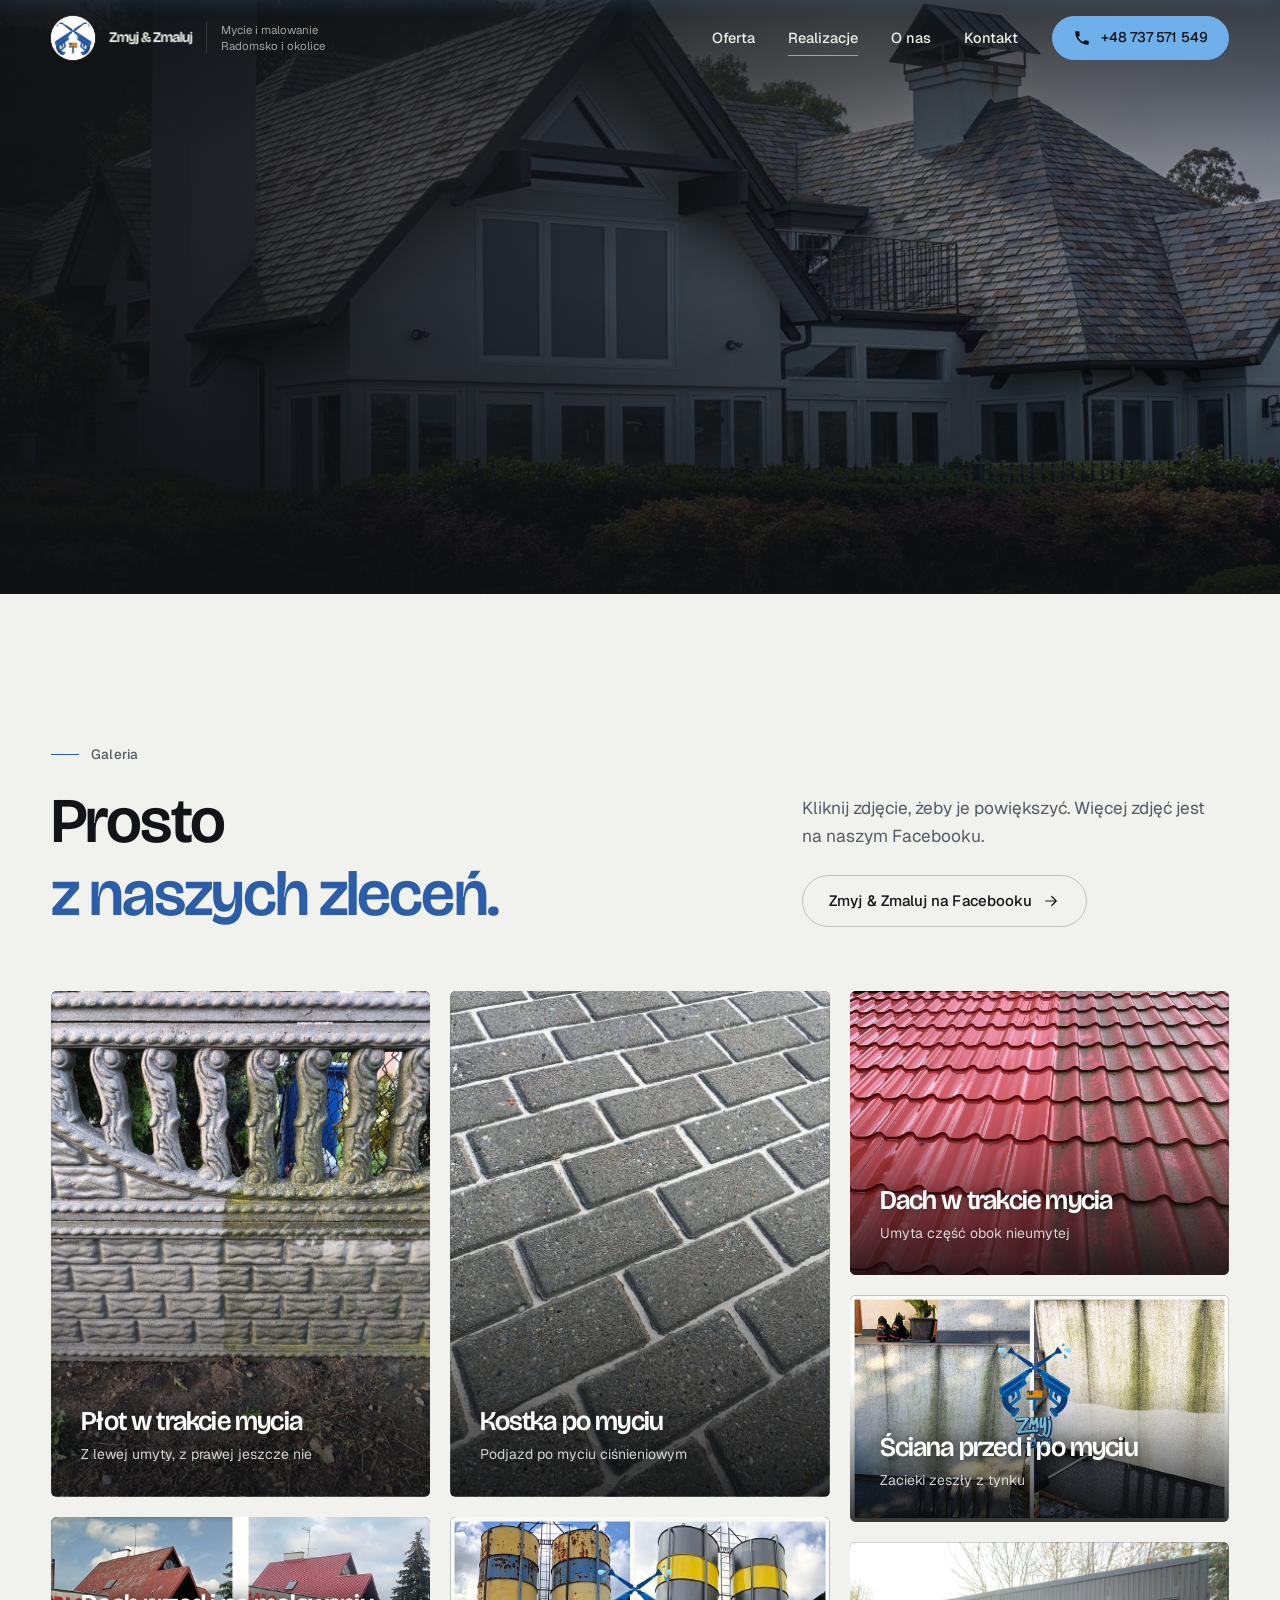
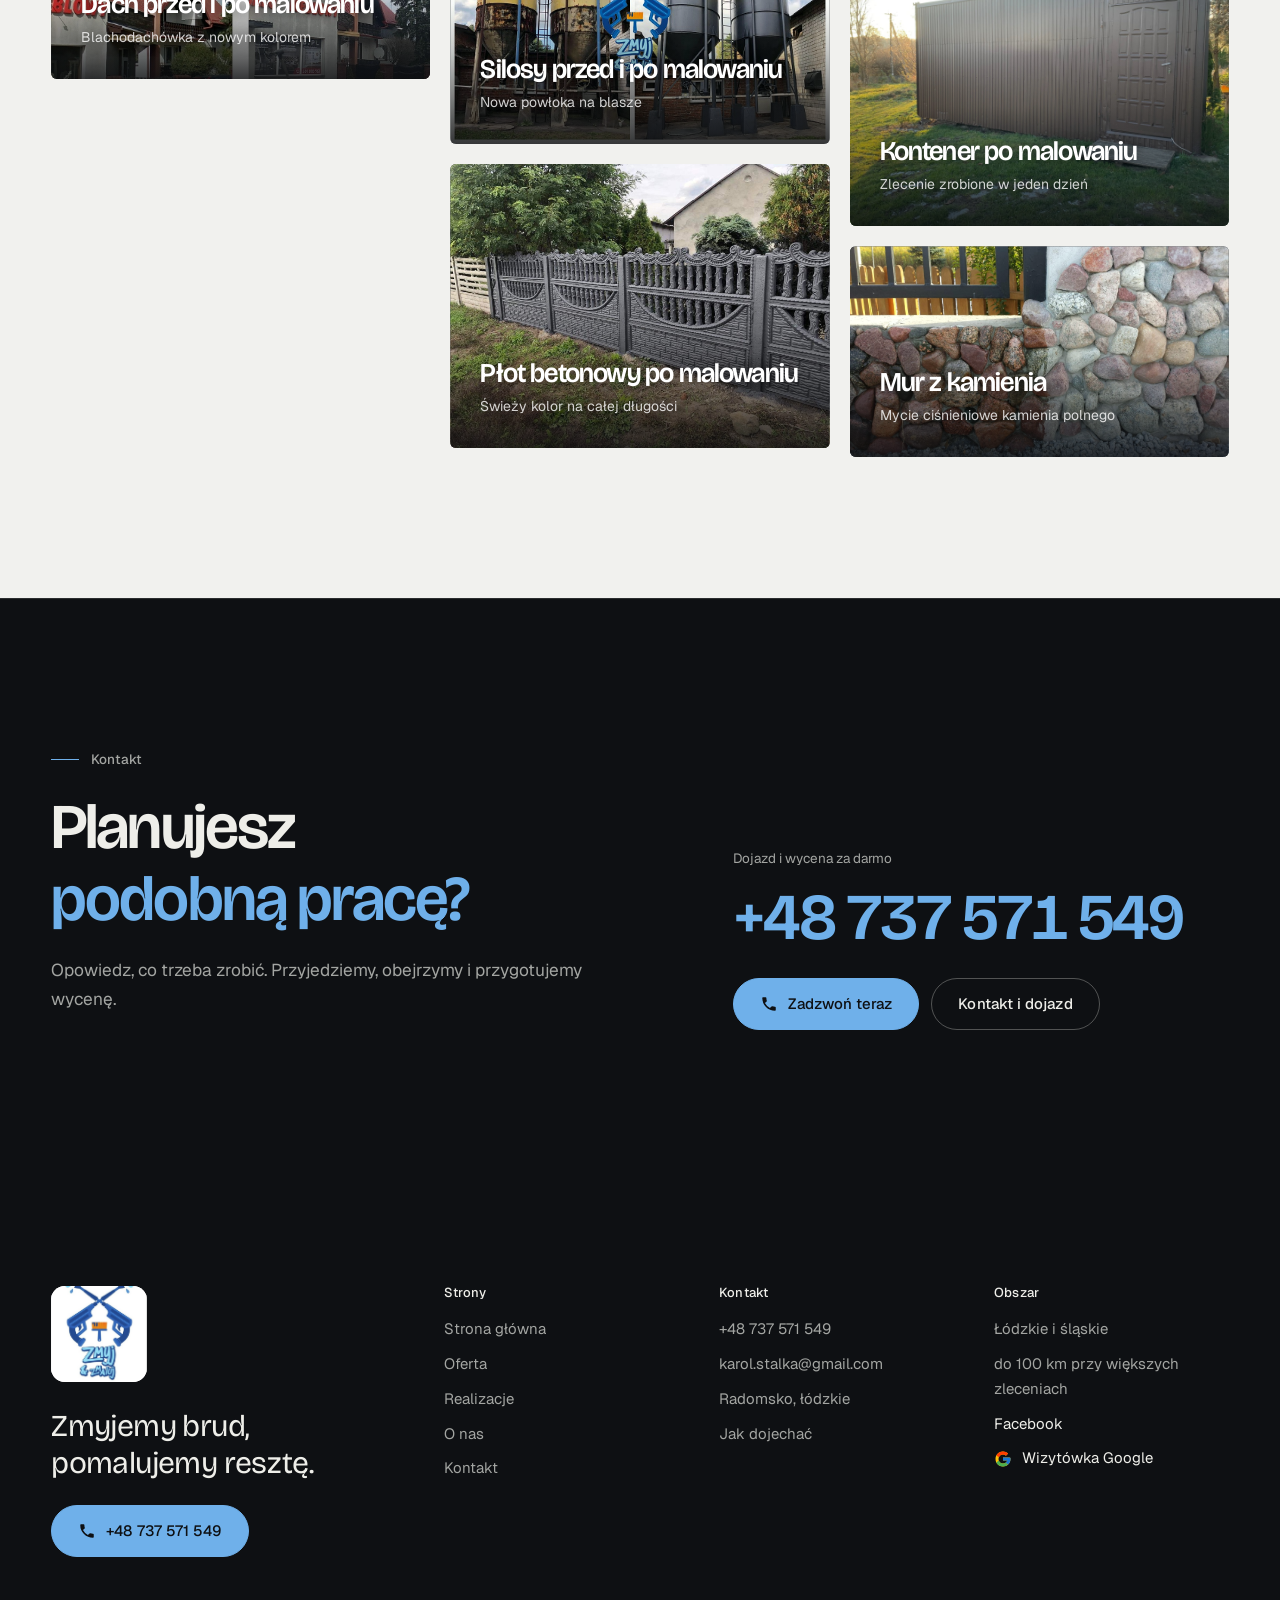
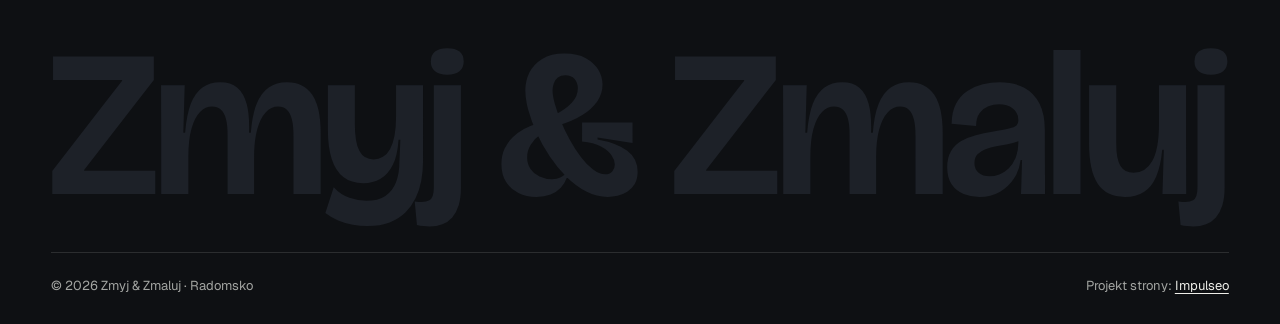
<file: realizacje.html>
<!DOCTYPE html>
<html lang="pl">
<head>
<meta charset="UTF-8">
<meta name="viewport" content="width=device-width, initial-scale=1.0">
<title>Realizacje - Zmyj &amp; Zmaluj | mycie i malowanie przed i po</title>
<meta name="description" content="Zdjęcia z realizacji Zmyj &amp; Zmaluj: dachy, elewacje, kostka brukowa, płoty, silosy i kontenery przed i po myciu oraz malowaniu.">
<link rel="canonical" href="https://impulseo-pl.github.io/zmyj-i-zmaluj/realizacje.html">
<meta name="robots" content="noindex, nofollow">
<meta name="theme-color" content="#0E1013">
<meta property="og:type" content="website">
<meta property="og:locale" content="pl_PL">
<meta property="og:site_name" content="Zmyj &amp; Zmaluj">
<meta property="og:title" content="Realizacje - Zmyj &amp; Zmaluj | mycie i malowanie przed i po">
<meta property="og:description" content="Zdjęcia z realizacji Zmyj &amp; Zmaluj: dachy, elewacje, kostka brukowa, płoty, silosy i kontenery przed i po myciu oraz malowaniu.">
<meta property="og:url" content="https://impulseo-pl.github.io/zmyj-i-zmaluj/realizacje.html">
<meta property="og:image" content="https://impulseo-pl.github.io/zmyj-i-zmaluj/img/og.jpg">
<meta property="og:image:width" content="1200">
<meta property="og:image:height" content="630">
<meta name="twitter:card" content="summary_large_image">
<link rel="icon" href="img/logo-znak.jpg">
<script>(function(){var d=document.documentElement;d.classList.add('js');try{if(!window.matchMedia('(prefers-reduced-motion: reduce)').matches)d.classList.add('anim');}catch(e){}setTimeout(function(){if(!d.classList.contains('anim-ok'))d.classList.remove('anim');},3500);})();</script>
<script>(function(){try{var d=document.documentElement,q=/[?&]intro/.test(location.search);if(!q&&window.matchMedia&&matchMedia('(prefers-reduced-motion: reduce)').matches)return;if(!q&&sessionStorage.getItem('zmyj_intro'))return;sessionStorage.setItem('zmyj_intro','1');d.classList.add('intro-on');setTimeout(function(){d.classList.remove('intro-on','intro-gra','intro-out');d.classList.add('hero-go')},4600);}catch(e){}})();</script>
<link rel="preload" as="image" href="img/head-realizacje.jpg" fetchpriority="high">
<link rel="preconnect" href="https://fonts.googleapis.com">
<link rel="preconnect" href="https://fonts.gstatic.com" crossorigin>
<link href="https://fonts.googleapis.com/css2?family=Bricolage+Grotesque:opsz,wght@12..96,400..700&family=Geist:wght@400..600&display=swap" rel="stylesheet">
<link rel="stylesheet" href="assets/styles.css?v=20261106">
<script src="assets/lenis.min.js?v=1.1.20" defer></script>
<script src="assets/main.js?v=20261106" defer></script>
</head>
<body>
<a class="skip" href="#tresc">Przejdź do treści</a>
<header class="site-head">
<div class="intro" aria-hidden="true"><span class="intro-line"><i></i></span><span class="intro-meta">mycie ciśnieniowe · malowanie · Radomsko</span></div><div class="head-in">
  <a class="brand" href="index.html" aria-label="Zmyj &amp; Zmaluj - strona główna">
    <span class="brand-logo"><img src="img/logo-znak.jpg" alt="" width="240" height="240"></span>
    <span class="znak"><svg class="wm" viewBox="17 -706 5653 868" role="img" aria-label="Zmyj &amp; Zmaluj"><path pathLength="1" style="--i:0" d="M23 0V-111.3L358.4 -544.5V-547.5H26.6V-660H510.6V-548L175.9 -115.5V-112.5H517.4V0Z"/><path pathLength="1" style="--i:1" d="M546.1 0V-264.8L545.2 -522.6H658.8L652.2 -294.4H660.8Q667.8 -381.1 688.5 -434.3Q709.1 -487.4 744.2 -512Q779.3 -536.6 828.8 -536.6Q880 -536.6 911.3 -510.5Q942.6 -484.3 956.7 -430.8Q970.8 -377.3 967.7 -294.4H976.3Q982.7 -380.1 1004.3 -433.3Q1025.8 -486.4 1062.3 -511.5Q1098.7 -536.6 1150.1 -536.6Q1190.8 -536.6 1220.8 -521.6Q1250.8 -506.6 1271.2 -476.5Q1291.5 -446.3 1301.5 -400.7Q1311.5 -355 1311.5 -293.7V0H1181V-280Q1181 -327.9 1173.1 -359.1Q1165.3 -390.3 1149.1 -405.3Q1133 -420.4 1107.6 -420.4Q1073.2 -420.4 1047.2 -392.1Q1021.1 -363.8 1006.6 -309.7Q992 -255.7 992 -176.8V0H864.6V-284.9Q864.6 -331.3 856.6 -361.1Q848.6 -391 832.2 -405.7Q815.9 -420.4 790.8 -420.4Q758 -420.4 732.3 -394.5Q706.6 -368.6 691.5 -314.5Q676.3 -260.5 676.3 -176.8V0Z"/><path pathLength="1" style="--i:2" d="M1535.8 153.3Q1502.2 153.3 1465.8 146.8Q1429.3 140.3 1395.4 126.3Q1361.5 112.3 1334.1 90.8L1374.1 -32.6Q1406.5 3.2 1449.4 17.8Q1492.2 32.4 1530.8 32.4Q1587 32.4 1622 8.8Q1657 -14.7 1673.2 -57.2Q1689.5 -99.6 1689.5 -156.3L1694 -261.2H1685.3Q1680.9 -187 1658.1 -140.7Q1635.4 -94.4 1598.9 -73.1Q1562.4 -51.8 1515.8 -51.8Q1457.6 -51.8 1420.2 -81.4Q1382.9 -111 1364.5 -168.1Q1346.1 -225.2 1346.1 -307.1V-522.6H1475.6V-338Q1475.6 -249.4 1497.1 -207.9Q1518.5 -166.3 1565 -166.3Q1590.4 -166.3 1610.7 -178.8Q1631 -191.2 1644.9 -216.6Q1658.8 -242 1666 -280.2Q1673.3 -318.4 1673.3 -368.9V-522.6H1802.8V-152.4Q1802.8 -108 1794.5 -63.8Q1786.2 -19.6 1767.5 19.4Q1748.8 58.3 1718.2 88.6Q1687.5 118.8 1642.4 136.1Q1597.4 153.3 1535.8 153.3Z"/><path pathLength="1" style="--i:3" d="M1834.5 155.6Q1820.6 155.6 1805.3 153.5Q1790 151.4 1773.6 147.9L1763 35.2Q1812.2 43.5 1833.5 30Q1854.7 16.5 1854.7 -31.8V-522.6H1984.9V-31.8Q1984.9 18 1974.2 53.6Q1963.5 89.1 1943.2 111.9Q1922.9 134.6 1895.5 145.1Q1868 155.6 1834.5 155.6ZM1919.1 -572.6Q1880.6 -572.6 1860.5 -589.1Q1840.3 -605.6 1840.3 -636.4Q1840.3 -668 1860.6 -684.2Q1880.9 -700.4 1919 -700.4Q1958 -700.4 1978.2 -683.9Q1998.3 -667.3 1998.3 -636Q1998.3 -606 1978.1 -589.3Q1957.9 -572.6 1919.1 -572.6Z"/><path pathLength="1" style="--i:4" d="M2690.2 14.1Q2636.5 14.1 2586.5 -12.1Q2536.4 -38.3 2492.1 -82.1Q2447.7 -125.9 2411.5 -180.4Q2375.3 -234.9 2348.8 -292.5Q2322.3 -350.1 2308.1 -403Q2293.9 -456 2293.9 -496.7Q2293.9 -542.7 2313.4 -583Q2333 -623.3 2374.9 -648.9Q2416.8 -674.4 2482.7 -674.4Q2544.3 -674.4 2584.3 -652.5Q2624.3 -630.6 2644.5 -596.5Q2664.6 -562.5 2664.6 -525.2Q2664.6 -484.3 2640.6 -447.3Q2616.6 -410.3 2569.6 -380.2Q2522.5 -350.1 2452.5 -329.4L2436.3 -380.4Q2490 -408 2518 -439.3Q2546 -470.6 2546 -507.2Q2546 -534.4 2530.4 -552.3Q2514.8 -570.3 2485.9 -570.3Q2463.8 -570.3 2450 -559.1Q2436.1 -548 2430.4 -531.3Q2424.7 -514.6 2424.7 -497Q2424.7 -472.2 2435.5 -433.2Q2446.2 -394.1 2465.1 -348.8Q2484 -303.4 2508.7 -258.6Q2533.4 -213.7 2561.5 -176.8Q2589.5 -139.9 2619.1 -117.4Q2648.6 -94.9 2676.7 -94.9Q2699.1 -94.9 2711.3 -108.6Q2723.6 -122.2 2723.6 -141.7Q2723.6 -162.9 2707.6 -186Q2691.7 -209 2657.3 -227.8Q2622.8 -246.6 2566.3 -252.3V-344.1H2808.6V-244.9L2640.7 -271.8V-262.2Q2733.2 -245.5 2783.2 -208.2Q2833.1 -171 2833.1 -106.9Q2833.1 -71.6 2819.2 -48Q2805.2 -24.5 2783.3 -10.7Q2761.3 3 2736.5 8.6Q2711.6 14.1 2690.2 14.1ZM2346.5 13.8Q2298.8 13.8 2260.8 -4.9Q2222.8 -23.7 2201 -58.9Q2179.2 -94.2 2179.2 -143.6Q2179.2 -185 2194.2 -217.1Q2209.2 -249.2 2233.7 -272.9Q2258.3 -296.6 2287.5 -312.5Q2316.7 -328.4 2345.4 -336.8L2366.8 -285.6Q2336.9 -265.7 2319.8 -236.9Q2302.7 -208.2 2302.7 -177.1Q2302.7 -144.8 2318.8 -120.9Q2334.8 -96.9 2362.1 -84Q2389.4 -71 2422.5 -71Q2445.8 -71 2461.8 -79Q2477.8 -87 2490 -99.4L2500.7 -76.8H2492.7Q2483.7 -50.9 2464.2 -30.3Q2444.8 -9.8 2415.3 2Q2385.9 13.8 2346.5 13.8Z"/><path pathLength="1" style="--i:5" d="M3009 0V-111.3L3344.4 -544.5V-547.5H3012.6V-660H3496.6V-548L3161.9 -115.5V-112.5H3503.4V0Z"/><path pathLength="1" style="--i:6" d="M3532.1 0V-264.8L3531.2 -522.6H3644.8L3638.2 -294.4H3646.8Q3653.8 -381.1 3674.5 -434.3Q3695.1 -487.4 3730.2 -512Q3765.3 -536.6 3814.8 -536.6Q3866 -536.6 3897.3 -510.5Q3928.6 -484.3 3942.7 -430.8Q3956.8 -377.3 3953.7 -294.4H3962.3Q3968.7 -380.1 3990.3 -433.3Q4011.8 -486.4 4048.3 -511.5Q4084.7 -536.6 4136.1 -536.6Q4176.8 -536.6 4206.8 -521.6Q4236.8 -506.6 4257.2 -476.5Q4277.5 -446.3 4287.5 -400.7Q4297.5 -355 4297.5 -293.7V0H4167V-280Q4167 -327.9 4159.1 -359.1Q4151.3 -390.3 4135.1 -405.3Q4119 -420.4 4093.6 -420.4Q4059.2 -420.4 4033.2 -392.1Q4007.1 -363.8 3992.6 -309.7Q3978 -255.7 3978 -176.8V0H3850.6V-284.9Q3850.6 -331.3 3842.6 -361.1Q3834.6 -391 3818.2 -405.7Q3801.9 -420.4 3776.8 -420.4Q3744 -420.4 3718.3 -394.5Q3692.6 -368.6 3677.5 -314.5Q3662.3 -260.5 3662.3 -176.8V0Z"/><path pathLength="1" style="--i:7" d="M4473.9 13.7Q4433.6 13.7 4398.3 -0.6Q4363.1 -14.9 4341.1 -46.2Q4319.2 -77.6 4319.2 -129.1Q4319.2 -176.3 4337.3 -206.1Q4355.4 -235.8 4386.6 -254.2Q4417.9 -272.5 4456.5 -282.3Q4495.1 -292.1 4535.4 -299.1Q4589.5 -308.8 4616.1 -314.7Q4642.7 -320.5 4651.7 -329Q4660.8 -337.4 4660.8 -352.6Q4660.8 -390.6 4634.3 -410.7Q4607.9 -430.8 4566.9 -430.8Q4541.6 -430.8 4516.6 -421.3Q4491.6 -411.8 4475.1 -389Q4458.5 -366.3 4457.7 -326.2L4340.4 -337.1Q4341.1 -395 4361.6 -433.6Q4382.2 -472.3 4416.1 -494.8Q4450.1 -517.2 4490.3 -526.9Q4530.5 -536.6 4570.5 -536.6Q4640.5 -536.6 4689 -510.4Q4737.4 -484.2 4762.7 -433.3Q4787.9 -382.5 4787.9 -307.7V-211.9Q4788.2 -176.8 4788.4 -141.2Q4788.5 -105.6 4788.7 -70.3Q4788.8 -35.1 4788.8 0H4673.4Q4674.9 -40.2 4676.1 -80Q4677.3 -119.9 4678.5 -163.9H4671.6Q4666.1 -114.7 4639.8 -74.3Q4613.6 -34 4571.3 -10.1Q4529.1 13.7 4473.9 13.7ZM4522 -85.1Q4545.3 -85.1 4569.5 -94.5Q4593.6 -103.8 4614.1 -123.3Q4634.6 -142.8 4647.4 -173.4Q4660.2 -203.9 4660.8 -245.6L4661.1 -269L4687.8 -274.4Q4678.3 -260.2 4656.9 -252Q4635.6 -243.9 4608.6 -239.2Q4581.5 -234.6 4554 -229.6Q4526.4 -224.7 4502.8 -215.7Q4479.2 -206.7 4464.6 -191.2Q4450 -175.7 4450 -148.6Q4450 -118.7 4469.9 -101.9Q4489.7 -85.1 4522 -85.1Z"/><path pathLength="1" style="--i:8" d="M4828.8 0V-691H4959V0Z"/><path pathLength="1" style="--i:9" d="M5171.9 13.7Q5083.5 13.7 5041.8 -49Q5000.2 -111.7 5000.2 -242.3V-522.6H5130.7V-243.7Q5130.7 -166.8 5151 -134.4Q5171.2 -101.9 5213.9 -101.9Q5241.9 -101.9 5264.3 -115.7Q5286.7 -129.4 5302.8 -157.6Q5318.9 -185.7 5327.3 -229.8Q5335.7 -273.8 5335.7 -335.4V-522.6H5465.9V-249.7L5466.5 0H5352.5L5359.1 -212.6H5351.5Q5344 -133.5 5322.2 -83.6Q5300.5 -33.8 5263.3 -10Q5226.2 13.7 5171.9 13.7Z"/><path pathLength="1" style="--i:10" d="M5500.5 155.6Q5486.6 155.6 5471.3 153.5Q5456 151.4 5439.6 147.9L5429 35.2Q5478.2 43.5 5499.5 30Q5520.7 16.5 5520.7 -31.8V-522.6H5650.9V-31.8Q5650.9 18 5640.2 53.6Q5629.5 89.1 5609.2 111.9Q5588.9 134.6 5561.5 145.1Q5534 155.6 5500.5 155.6ZM5585.1 -572.6Q5546.6 -572.6 5526.5 -589.1Q5506.3 -605.6 5506.3 -636.4Q5506.3 -668 5526.6 -684.2Q5546.9 -700.4 5585 -700.4Q5624 -700.4 5644.2 -683.9Q5664.3 -667.3 5664.3 -636Q5664.3 -606 5644.1 -589.3Q5623.9 -572.6 5585.1 -572.6Z"/></svg></span>
    <span class="brand-sub">Mycie i&nbsp;malowanie<br>Radomsko i&nbsp;okolice</span>
  </a>
  <nav class="nav-links" aria-label="Menu główne">
    <a class="nl" href="oferta.html">Oferta</a><a class="nl" href="realizacje.html" aria-current="page">Realizacje</a><a class="nl" href="o-nas.html">O&nbsp;nas</a><a class="nl" href="kontakt.html">Kontakt</a>
    <a class="btn btn-copper nav-cta" href="tel:+48737571549"><svg class="ico" width="16" height="16" viewBox="0 0 24 24" fill="none" aria-hidden="true"><path d="M6.6 10.8a15.5 15.5 0 0 0 6.6 6.6l2.2-2.2a1 1 0 0 1 1-.24 11.4 11.4 0 0 0 3.6.58 1 1 0 0 1 1 1V20a1 1 0 0 1-1 1A17 17 0 0 1 3 4a1 1 0 0 1 1-1h3.5a1 1 0 0 1 1 1c0 1.25.2 2.46.58 3.6a1 1 0 0 1-.25 1l-2.23 2.2Z" fill="currentColor"/></svg>+48 737 571 549</a>
  </nav>
  <button class="burger" type="button" aria-label="Otwórz menu" aria-expanded="false" aria-controls="mnav"><span></span><span></span></button>
</div>
</header>
<script>(function(){var d=document.documentElement;if(!d.classList.contains('intro-on'))return;
var wyszlo=false,koniec=false,t0=Date.now();
function heroGotowe(){var im=document.querySelector('.hero-media img, .pagehead-media img');return !!(im&&im.complete&&im.naturalWidth>0);}
function sprzataj(){if(koniec)return;koniec=true;d.classList.add('hero-go');d.classList.remove('intro-on','intro-gra','intro-out');
['--i-w','--i-h','--i-px','--i-py','--i-zmniejsz','--i-baza-w','--i-baza-h'].forEach(function(k){d.style.removeProperty(k);});
try{document.dispatchEvent(new Event('wejscie:koniec'));}catch(e){}}
function wyjdz(){if(wyszlo||koniec)return;wyszlo=true;d.classList.add('intro-out');setTimeout(function(){d.classList.add('hero-go');},240);setTimeout(sprzataj,880);}
function moze(){if(wyszlo||koniec)return;var t=Date.now()-t0;if(t>=1500&&(heroGotowe()||t>=1900))wyjdz();else setTimeout(moze,60);}
try{var znak=document.querySelector('.brand .znak'),wm=znak&&znak.querySelector('.wm');if(!wm){sprzataj();return;}
znak.classList.add('mierze');var r=wm.getBoundingClientRect();znak.classList.remove('mierze');
if(!r.width||!r.height){sprzataj();return;}
var W=window.innerWidth,H=window.innerHeight,cel=W<680?Math.min(W*0.84,360):Math.min(W*0.52,760);cel=Math.max(r.width,cel);
var u=function(k,v){d.style.setProperty(k,v);};
u('--i-w',Math.round(cel)+'px');u('--i-h',Math.round(cel*r.height/r.width)+'px');u('--i-zmniejsz',(r.width/cel).toFixed(4));
u('--i-px',Math.round(r.left+r.width/2-W/2)+'px');u('--i-py',Math.round(r.top+r.height/2-H/2)+'px');
u('--i-baza-w',Math.round(r.width)+'px');u('--i-baza-h',Math.round(r.height)+'px');
requestAnimationFrame(function(){requestAnimationFrame(function(){d.classList.add('intro-gra');t0=Date.now();moze();});});
['wheel','touchstart','keydown','pointerdown'].forEach(function(ev){window.addEventListener(ev,function(){sprzataj();},{once:true,passive:true});});
setTimeout(sprzataj,4100);
}catch(e){sprzataj();}})();</script>
<div class="mnav" id="mnav">
  <div class="mnav-in">
    <a class="ml" href="index.html">Strona główna</a><a class="ml" href="oferta.html">Oferta</a><a class="ml" href="realizacje.html" aria-current="page">Realizacje</a><a class="ml" href="o-nas.html">O&nbsp;nas</a><a class="ml" href="kontakt.html">Kontakt</a>
    <div class="mnav-foot">
      <span>Dojazd i&nbsp;wycena za darmo</span>
      <a class="btn btn-copper" href="tel:+48737571549"><svg class="ico" width="16" height="16" viewBox="0 0 24 24" fill="none" aria-hidden="true"><path d="M6.6 10.8a15.5 15.5 0 0 0 6.6 6.6l2.2-2.2a1 1 0 0 1 1-.24 11.4 11.4 0 0 0 3.6.58 1 1 0 0 1 1 1V20a1 1 0 0 1-1 1A17 17 0 0 1 3 4a1 1 0 0 1 1-1h3.5a1 1 0 0 1 1 1c0 1.25.2 2.46.58 3.6a1 1 0 0 1-.25 1l-2.23 2.2Z" fill="currentColor"/></svg>+48 737 571 549</a>
    </div>
  </div>
</div>
<main id="tresc">

<section class="pagehead">
  <div class="pagehead-media"><img src="img/head-realizacje.jpg" alt="Biały dom z dachem z łupka wśród ogrodu" width="1600" height="1068" decoding="async" fetchpriority="high"></div>
  <div class="ph-in">
    <p class="crumb up" style="--d:0"><a href="index.html">Strona główna</a><span class="sl" aria-hidden="true"></span>Realizacje</p>
    <h1><span class="ln"><span class="ln-i" style="--k:0">Nasze prace,</span></span><span class="ln"><span class="ln-i" style="--k:1"><em>przed i&nbsp;po.</em></span></span></h1>
    <p class="ph-lead up" style="--d:300">Zdjęcia z&nbsp;naszych zleceń: dachy, ściany, kostka, płoty, silosy i&nbsp;kontenery.</p>
  </div>
</section>

<section class="sec">
  <div class="wrap">
    <div class="sec-head">
      <div>
        <p class="eyebrow rv">Galeria</p>
        <h2 class="h2 rv rv-h"><span class="ln"><span class="ln-i" style="--k:0">Prosto</span></span><span class="ln"><span class="ln-i" style="--k:1"><em>z&nbsp;naszych zleceń.</em></span></span></h2>
      </div>
      <div class="side rv" style="--d:120">
        <p class="lead">Kliknij zdjęcie, żeby je powiększyć. Więcej zdjęć jest na naszym Facebooku.</p>
        <a class="btn btn-ghost" href="https://www.facebook.com/zmyjzmaluj/" target="_blank" rel="noopener">Zmyj &amp; Zmaluj na Facebooku<svg class="ico arr" width="18" height="18" viewBox="0 0 24 24" fill="none" stroke="currentColor" stroke-width="1.6" stroke-linecap="round" stroke-linejoin="round" aria-hidden="true"><path d="M5 12h14M13 6l6 6-6 6"/></svg></a>
      </div>
    </div>
    <div class="masonry">
      <a class="tile rv-img rv" style="--d:0" href="img/g12.jpg" data-lb="Płot w trakcie mycia - Z lewej umyty, z prawej jeszcze nie">
        <img src="img/g12.jpg" alt="Płot w trakcie mycia - realizacja Zmyj &amp; Zmaluj" width="960" height="1280" decoding="async">
        <span class="tile-cap"><h3>Płot w&nbsp;trakcie mycia</h3><span>Z&nbsp;lewej umyty, z&nbsp;prawej jeszcze nie</span></span>
      </a><a class="tile rv-img rv" style="--d:110" href="img/g5.jpg" data-lb="Dach przed i po malowaniu - Blachodachówka z nowym kolorem">
        <img src="img/g5.jpg" alt="Dach przed i po malowaniu - realizacja Zmyj &amp; Zmaluj" width="1102" height="472" decoding="async">
        <span class="tile-cap"><h3>Dach przed i&nbsp;po malowaniu</h3><span>Blachodachówka z&nbsp;nowym kolorem</span></span>
      </a><a class="tile rv-img rv" style="--d:220" href="img/g3.jpg" data-lb="Kostka po myciu - Podjazd po myciu ciśnieniowym">
        <img src="img/g3.jpg" alt="Kostka po myciu - realizacja Zmyj &amp; Zmaluj" width="1536" height="2048" decoding="async">
        <span class="tile-cap"><h3>Kostka po myciu</h3><span>Podjazd po myciu ciśnieniowym</span></span>
      </a><a class="tile rv-img rv" style="--d:0" href="img/g4.jpg" data-lb="Silosy przed i po malowaniu - Nowa powłoka na blasze">
        <img src="img/g4.jpg" alt="Silosy przed i po malowaniu - realizacja Zmyj &amp; Zmaluj" width="1000" height="600" decoding="async">
        <span class="tile-cap"><h3>Silosy przed i&nbsp;po malowaniu</h3><span>Nowa powłoka na blasze</span></span>
      </a><a class="tile rv-img rv" style="--d:110" href="img/g11.jpg" data-lb="Płot betonowy po malowaniu - Świeży kolor na całej długości">
        <img src="img/g11.jpg" alt="Płot betonowy po malowaniu - realizacja Zmyj &amp; Zmaluj" width="1400" height="1049" decoding="async">
        <span class="tile-cap"><h3>Płot betonowy po malowaniu</h3><span>Świeży kolor na całej długości</span></span>
      </a><a class="tile rv-img rv" style="--d:220" href="img/g6.jpg" data-lb="Dach w trakcie mycia - Umyta część obok nieumytej">
        <img src="img/g6.jpg" alt="Dach w trakcie mycia - realizacja Zmyj &amp; Zmaluj" width="1400" height="1050" decoding="async">
        <span class="tile-cap"><h3>Dach w&nbsp;trakcie mycia</h3><span>Umyta część obok nieumytej</span></span>
      </a><a class="tile rv-img rv" style="--d:0" href="img/g2.jpg" data-lb="Ściana przed i po myciu - Zacieki zeszły z tynku">
        <img src="img/g2.jpg" alt="Ściana przed i po myciu - realizacja Zmyj &amp; Zmaluj" width="1000" height="598" loading="lazy" decoding="async">
        <span class="tile-cap"><h3>Ściana przed i&nbsp;po myciu</h3><span>Zacieki zeszły z&nbsp;tynku</span></span>
      </a><a class="tile rv-img rv" style="--d:110" href="img/g13.jpg" data-lb="Kontener po malowaniu - Zlecenie zrobione w jeden dzień">
        <img src="img/g13.jpg" alt="Kontener po malowaniu - realizacja Zmyj &amp; Zmaluj" width="1707" height="1280" loading="lazy" decoding="async">
        <span class="tile-cap"><h3>Kontener po malowaniu</h3><span>Zlecenie zrobione w&nbsp;jeden dzień</span></span>
      </a><a class="tile rv-img rv" style="--d:220" href="img/g1.jpg" data-lb="Mur z kamienia - Mycie ciśnieniowe kamienia polnego">
        <img src="img/g1.jpg" alt="Mur z kamienia - realizacja Zmyj &amp; Zmaluj" width="2006" height="1116" loading="lazy" decoding="async">
        <span class="tile-cap"><h3>Mur z&nbsp;kamienia</h3><span>Mycie ciśnieniowe kamienia polnego</span></span>
      </a>
    </div>
  </div>
</section>
<section class="cta-band dark">
  <div class="wrap cta-grid">
    <div>
      <p class="eyebrow rv">Kontakt</p>
      <h2 class="h2 rv rv-h"><span class="ln"><span class="ln-i" style="--k:0">Planujesz</span></span><span class="ln"><span class="ln-i" style="--k:1"><em>podobną pracę?</em></span></span></h2>
      <p class="lead rv" style="--d:120">Opowiedz, co trzeba zrobić. Przyjedziemy, obejrzymy i&nbsp;przygotujemy wycenę.</p>
    </div>
    <div class="cta-side rv" style="--d:180">
      <span class="lbl">Dojazd i&nbsp;wycena za darmo</span>
      <a class="cta-phone" href="tel:+48737571549">+48 737 571 549</a>
      <div class="cta-row">
        <a class="btn btn-copper" href="tel:+48737571549"><svg class="ico" width="16" height="16" viewBox="0 0 24 24" fill="none" aria-hidden="true"><path d="M6.6 10.8a15.5 15.5 0 0 0 6.6 6.6l2.2-2.2a1 1 0 0 1 1-.24 11.4 11.4 0 0 0 3.6.58 1 1 0 0 1 1 1V20a1 1 0 0 1-1 1A17 17 0 0 1 3 4a1 1 0 0 1 1-1h3.5a1 1 0 0 1 1 1c0 1.25.2 2.46.58 3.6a1 1 0 0 1-.25 1l-2.23 2.2Z" fill="currentColor"/></svg>Zadzwoń teraz</a>
        <a class="btn btn-ghost" href="kontakt.html">Kontakt i&nbsp;dojazd</a>
      </div>
    </div>
  </div>
</section>
</main>
<footer class="site-foot">
  <div class="wrap">
    <div class="foot-top">
      <div>
        <span class="foot-logo"><img src="img/logo.jpg" alt="Logo Zmyj &amp; Zmaluj" width="794" height="794" loading="lazy" decoding="async"></span>
        <p class="foot-claim">Zmyjemy brud, pomalujemy resztę.</p>
        <a class="btn btn-copper" href="tel:+48737571549"><svg class="ico" width="16" height="16" viewBox="0 0 24 24" fill="none" aria-hidden="true"><path d="M6.6 10.8a15.5 15.5 0 0 0 6.6 6.6l2.2-2.2a1 1 0 0 1 1-.24 11.4 11.4 0 0 0 3.6.58 1 1 0 0 1 1 1V20a1 1 0 0 1-1 1A17 17 0 0 1 3 4a1 1 0 0 1 1-1h3.5a1 1 0 0 1 1 1c0 1.25.2 2.46.58 3.6a1 1 0 0 1-.25 1l-2.23 2.2Z" fill="currentColor"/></svg>+48 737 571 549</a>
      </div>
      <div>
        <h4>Strony</h4>
        <ul><li><a href="index.html">Strona główna</a></li><li><a href="oferta.html">Oferta</a></li><li><a href="realizacje.html">Realizacje</a></li><li><a href="o-nas.html">O&nbsp;nas</a></li><li><a href="kontakt.html">Kontakt</a></li></ul>
      </div>
      <div>
        <h4>Kontakt</h4>
        <ul>
          <li><a href="tel:+48737571549">+48 737 571 549</a></li>
          <li><a href="mailto:karol.stalka@gmail.com">karol.stalka@gmail.com</a></li>
          <li>Radomsko, łódzkie</li>
          <li><a href="https://www.google.com/maps/place/ZMYJ+I+ZMALUJ/@51.0635569,19.4487373,15z/data=!4m6!3m5!1s0x471755c229f0ec9d:0x13a7df13c841205b!8m2!3d51.0635569!4d19.4487373!16s%2Fg%2F11s5fxjgc0" target="_blank" rel="noopener">Jak dojechać</a></li>
        </ul>
      </div>
      <div>
        <h4>Obszar</h4>
        <ul>
          <li>Łódzkie i&nbsp;śląskie</li>
          <li>do 100 km przy większych zleceniach</li>
          <li><a class="soc" href="https://www.facebook.com/zmyjzmaluj/" target="_blank" rel="noopener">Facebook</a></li>
          <li><a class="soc" href="https://www.google.com/maps/place/ZMYJ+I+ZMALUJ/@51.0635569,19.4487373,15z/data=!4m6!3m5!1s0x471755c229f0ec9d:0x13a7df13c841205b!8m2!3d51.0635569!4d19.4487373!16s%2Fg%2F11s5fxjgc0" target="_blank" rel="noopener" aria-label="Wizytówka Zmyj &amp; Zmaluj w Google"><svg class="g-logo" viewBox="0 0 48 48" aria-hidden="true"><path fill="#FFC107" d="M43.6 20.5H42V20H24v8h11.3C33.7 32.7 29.2 36 24 36c-6.6 0-12-5.4-12-12s5.4-12 12-12c3.1 0 5.8 1.2 7.9 3.1l5.7-5.7C34 6.1 29.3 4 24 4 12.9 4 4 12.9 4 24s8.9 20 20 20 20-8.9 20-20c0-1.3-.1-2.4-.4-3.5z"/><path fill="#FF3D00" d="m6.3 14.7 6.6 4.8C14.7 15.1 19 12 24 12c3.1 0 5.8 1.2 7.9 3.1l5.7-5.7C34 6.1 29.3 4 24 4 16.3 4 9.7 8.3 6.3 14.7z"/><path fill="#4CAF50" d="M24 44c5.2 0 9.9-2 13.4-5.2l-6.2-5.2A11.9 11.9 0 0 1 24 36c-5.2 0-9.6-3.3-11.3-7.9l-6.5 5C9.5 39.6 16.2 44 24 44z"/><path fill="#1976D2" d="M43.6 20.5H42V20H24v8h11.3a12 12 0 0 1-4.1 5.6l6.2 5.2C37 39.2 44 34 44 24c0-1.3-.1-2.4-.4-3.5z"/></svg>Wizytówka Google</a></li>
        </ul>
      </div>
    </div>
    <div class="foot-mark" aria-hidden="true"><svg class="wm-foot" viewBox="17 -706 5653 868" aria-hidden="true" focusable="false"><path style="--i:0" d="M23 0V-111.3L358.4 -544.5V-547.5H26.6V-660H510.6V-548L175.9 -115.5V-112.5H517.4V0Z"/><path style="--i:1" d="M546.1 0V-264.8L545.2 -522.6H658.8L652.2 -294.4H660.8Q667.8 -381.1 688.5 -434.3Q709.1 -487.4 744.2 -512Q779.3 -536.6 828.8 -536.6Q880 -536.6 911.3 -510.5Q942.6 -484.3 956.7 -430.8Q970.8 -377.3 967.7 -294.4H976.3Q982.7 -380.1 1004.3 -433.3Q1025.8 -486.4 1062.3 -511.5Q1098.7 -536.6 1150.1 -536.6Q1190.8 -536.6 1220.8 -521.6Q1250.8 -506.6 1271.2 -476.5Q1291.5 -446.3 1301.5 -400.7Q1311.5 -355 1311.5 -293.7V0H1181V-280Q1181 -327.9 1173.1 -359.1Q1165.3 -390.3 1149.1 -405.3Q1133 -420.4 1107.6 -420.4Q1073.2 -420.4 1047.2 -392.1Q1021.1 -363.8 1006.6 -309.7Q992 -255.7 992 -176.8V0H864.6V-284.9Q864.6 -331.3 856.6 -361.1Q848.6 -391 832.2 -405.7Q815.9 -420.4 790.8 -420.4Q758 -420.4 732.3 -394.5Q706.6 -368.6 691.5 -314.5Q676.3 -260.5 676.3 -176.8V0Z"/><path style="--i:2" d="M1535.8 153.3Q1502.2 153.3 1465.8 146.8Q1429.3 140.3 1395.4 126.3Q1361.5 112.3 1334.1 90.8L1374.1 -32.6Q1406.5 3.2 1449.4 17.8Q1492.2 32.4 1530.8 32.4Q1587 32.4 1622 8.8Q1657 -14.7 1673.2 -57.2Q1689.5 -99.6 1689.5 -156.3L1694 -261.2H1685.3Q1680.9 -187 1658.1 -140.7Q1635.4 -94.4 1598.9 -73.1Q1562.4 -51.8 1515.8 -51.8Q1457.6 -51.8 1420.2 -81.4Q1382.9 -111 1364.5 -168.1Q1346.1 -225.2 1346.1 -307.1V-522.6H1475.6V-338Q1475.6 -249.4 1497.1 -207.9Q1518.5 -166.3 1565 -166.3Q1590.4 -166.3 1610.7 -178.8Q1631 -191.2 1644.9 -216.6Q1658.8 -242 1666 -280.2Q1673.3 -318.4 1673.3 -368.9V-522.6H1802.8V-152.4Q1802.8 -108 1794.5 -63.8Q1786.2 -19.6 1767.5 19.4Q1748.8 58.3 1718.2 88.6Q1687.5 118.8 1642.4 136.1Q1597.4 153.3 1535.8 153.3Z"/><path style="--i:3" d="M1834.5 155.6Q1820.6 155.6 1805.3 153.5Q1790 151.4 1773.6 147.9L1763 35.2Q1812.2 43.5 1833.5 30Q1854.7 16.5 1854.7 -31.8V-522.6H1984.9V-31.8Q1984.9 18 1974.2 53.6Q1963.5 89.1 1943.2 111.9Q1922.9 134.6 1895.5 145.1Q1868 155.6 1834.5 155.6ZM1919.1 -572.6Q1880.6 -572.6 1860.5 -589.1Q1840.3 -605.6 1840.3 -636.4Q1840.3 -668 1860.6 -684.2Q1880.9 -700.4 1919 -700.4Q1958 -700.4 1978.2 -683.9Q1998.3 -667.3 1998.3 -636Q1998.3 -606 1978.1 -589.3Q1957.9 -572.6 1919.1 -572.6Z"/><path style="--i:4" d="M2690.2 14.1Q2636.5 14.1 2586.5 -12.1Q2536.4 -38.3 2492.1 -82.1Q2447.7 -125.9 2411.5 -180.4Q2375.3 -234.9 2348.8 -292.5Q2322.3 -350.1 2308.1 -403Q2293.9 -456 2293.9 -496.7Q2293.9 -542.7 2313.4 -583Q2333 -623.3 2374.9 -648.9Q2416.8 -674.4 2482.7 -674.4Q2544.3 -674.4 2584.3 -652.5Q2624.3 -630.6 2644.5 -596.5Q2664.6 -562.5 2664.6 -525.2Q2664.6 -484.3 2640.6 -447.3Q2616.6 -410.3 2569.6 -380.2Q2522.5 -350.1 2452.5 -329.4L2436.3 -380.4Q2490 -408 2518 -439.3Q2546 -470.6 2546 -507.2Q2546 -534.4 2530.4 -552.3Q2514.8 -570.3 2485.9 -570.3Q2463.8 -570.3 2450 -559.1Q2436.1 -548 2430.4 -531.3Q2424.7 -514.6 2424.7 -497Q2424.7 -472.2 2435.5 -433.2Q2446.2 -394.1 2465.1 -348.8Q2484 -303.4 2508.7 -258.6Q2533.4 -213.7 2561.5 -176.8Q2589.5 -139.9 2619.1 -117.4Q2648.6 -94.9 2676.7 -94.9Q2699.1 -94.9 2711.3 -108.6Q2723.6 -122.2 2723.6 -141.7Q2723.6 -162.9 2707.6 -186Q2691.7 -209 2657.3 -227.8Q2622.8 -246.6 2566.3 -252.3V-344.1H2808.6V-244.9L2640.7 -271.8V-262.2Q2733.2 -245.5 2783.2 -208.2Q2833.1 -171 2833.1 -106.9Q2833.1 -71.6 2819.2 -48Q2805.2 -24.5 2783.3 -10.7Q2761.3 3 2736.5 8.6Q2711.6 14.1 2690.2 14.1ZM2346.5 13.8Q2298.8 13.8 2260.8 -4.9Q2222.8 -23.7 2201 -58.9Q2179.2 -94.2 2179.2 -143.6Q2179.2 -185 2194.2 -217.1Q2209.2 -249.2 2233.7 -272.9Q2258.3 -296.6 2287.5 -312.5Q2316.7 -328.4 2345.4 -336.8L2366.8 -285.6Q2336.9 -265.7 2319.8 -236.9Q2302.7 -208.2 2302.7 -177.1Q2302.7 -144.8 2318.8 -120.9Q2334.8 -96.9 2362.1 -84Q2389.4 -71 2422.5 -71Q2445.8 -71 2461.8 -79Q2477.8 -87 2490 -99.4L2500.7 -76.8H2492.7Q2483.7 -50.9 2464.2 -30.3Q2444.8 -9.8 2415.3 2Q2385.9 13.8 2346.5 13.8Z"/><path style="--i:5" d="M3009 0V-111.3L3344.4 -544.5V-547.5H3012.6V-660H3496.6V-548L3161.9 -115.5V-112.5H3503.4V0Z"/><path style="--i:6" d="M3532.1 0V-264.8L3531.2 -522.6H3644.8L3638.2 -294.4H3646.8Q3653.8 -381.1 3674.5 -434.3Q3695.1 -487.4 3730.2 -512Q3765.3 -536.6 3814.8 -536.6Q3866 -536.6 3897.3 -510.5Q3928.6 -484.3 3942.7 -430.8Q3956.8 -377.3 3953.7 -294.4H3962.3Q3968.7 -380.1 3990.3 -433.3Q4011.8 -486.4 4048.3 -511.5Q4084.7 -536.6 4136.1 -536.6Q4176.8 -536.6 4206.8 -521.6Q4236.8 -506.6 4257.2 -476.5Q4277.5 -446.3 4287.5 -400.7Q4297.5 -355 4297.5 -293.7V0H4167V-280Q4167 -327.9 4159.1 -359.1Q4151.3 -390.3 4135.1 -405.3Q4119 -420.4 4093.6 -420.4Q4059.2 -420.4 4033.2 -392.1Q4007.1 -363.8 3992.6 -309.7Q3978 -255.7 3978 -176.8V0H3850.6V-284.9Q3850.6 -331.3 3842.6 -361.1Q3834.6 -391 3818.2 -405.7Q3801.9 -420.4 3776.8 -420.4Q3744 -420.4 3718.3 -394.5Q3692.6 -368.6 3677.5 -314.5Q3662.3 -260.5 3662.3 -176.8V0Z"/><path style="--i:7" d="M4473.9 13.7Q4433.6 13.7 4398.3 -0.6Q4363.1 -14.9 4341.1 -46.2Q4319.2 -77.6 4319.2 -129.1Q4319.2 -176.3 4337.3 -206.1Q4355.4 -235.8 4386.6 -254.2Q4417.9 -272.5 4456.5 -282.3Q4495.1 -292.1 4535.4 -299.1Q4589.5 -308.8 4616.1 -314.7Q4642.7 -320.5 4651.7 -329Q4660.8 -337.4 4660.8 -352.6Q4660.8 -390.6 4634.3 -410.7Q4607.9 -430.8 4566.9 -430.8Q4541.6 -430.8 4516.6 -421.3Q4491.6 -411.8 4475.1 -389Q4458.5 -366.3 4457.7 -326.2L4340.4 -337.1Q4341.1 -395 4361.6 -433.6Q4382.2 -472.3 4416.1 -494.8Q4450.1 -517.2 4490.3 -526.9Q4530.5 -536.6 4570.5 -536.6Q4640.5 -536.6 4689 -510.4Q4737.4 -484.2 4762.7 -433.3Q4787.9 -382.5 4787.9 -307.7V-211.9Q4788.2 -176.8 4788.4 -141.2Q4788.5 -105.6 4788.7 -70.3Q4788.8 -35.1 4788.8 0H4673.4Q4674.9 -40.2 4676.1 -80Q4677.3 -119.9 4678.5 -163.9H4671.6Q4666.1 -114.7 4639.8 -74.3Q4613.6 -34 4571.3 -10.1Q4529.1 13.7 4473.9 13.7ZM4522 -85.1Q4545.3 -85.1 4569.5 -94.5Q4593.6 -103.8 4614.1 -123.3Q4634.6 -142.8 4647.4 -173.4Q4660.2 -203.9 4660.8 -245.6L4661.1 -269L4687.8 -274.4Q4678.3 -260.2 4656.9 -252Q4635.6 -243.9 4608.6 -239.2Q4581.5 -234.6 4554 -229.6Q4526.4 -224.7 4502.8 -215.7Q4479.2 -206.7 4464.6 -191.2Q4450 -175.7 4450 -148.6Q4450 -118.7 4469.9 -101.9Q4489.7 -85.1 4522 -85.1Z"/><path style="--i:8" d="M4828.8 0V-691H4959V0Z"/><path style="--i:9" d="M5171.9 13.7Q5083.5 13.7 5041.8 -49Q5000.2 -111.7 5000.2 -242.3V-522.6H5130.7V-243.7Q5130.7 -166.8 5151 -134.4Q5171.2 -101.9 5213.9 -101.9Q5241.9 -101.9 5264.3 -115.7Q5286.7 -129.4 5302.8 -157.6Q5318.9 -185.7 5327.3 -229.8Q5335.7 -273.8 5335.7 -335.4V-522.6H5465.9V-249.7L5466.5 0H5352.5L5359.1 -212.6H5351.5Q5344 -133.5 5322.2 -83.6Q5300.5 -33.8 5263.3 -10Q5226.2 13.7 5171.9 13.7Z"/><path style="--i:10" d="M5500.5 155.6Q5486.6 155.6 5471.3 153.5Q5456 151.4 5439.6 147.9L5429 35.2Q5478.2 43.5 5499.5 30Q5520.7 16.5 5520.7 -31.8V-522.6H5650.9V-31.8Q5650.9 18 5640.2 53.6Q5629.5 89.1 5609.2 111.9Q5588.9 134.6 5561.5 145.1Q5534 155.6 5500.5 155.6ZM5585.1 -572.6Q5546.6 -572.6 5526.5 -589.1Q5506.3 -605.6 5506.3 -636.4Q5506.3 -668 5526.6 -684.2Q5546.9 -700.4 5585 -700.4Q5624 -700.4 5644.2 -683.9Q5664.3 -667.3 5664.3 -636Q5664.3 -606 5644.1 -589.3Q5623.9 -572.6 5585.1 -572.6Z"/></svg></div>
    <div class="foot-bottom">
      <span>© 2026 Zmyj &amp; Zmaluj · Radomsko</span>
      <span>Projekt strony: <a class="foot-credit" href="https://impulseo.pl" target="_blank" rel="noopener">Impulseo</a></span>
    </div>
  </div>
</footer>
<div class="sticky-call">
  <a class="btn btn-copper" href="tel:+48737571549"><svg class="ico" width="16" height="16" viewBox="0 0 24 24" fill="none" aria-hidden="true"><path d="M6.6 10.8a15.5 15.5 0 0 0 6.6 6.6l2.2-2.2a1 1 0 0 1 1-.24 11.4 11.4 0 0 0 3.6.58 1 1 0 0 1 1 1V20a1 1 0 0 1-1 1A17 17 0 0 1 3 4a1 1 0 0 1 1-1h3.5a1 1 0 0 1 1 1c0 1.25.2 2.46.58 3.6a1 1 0 0 1-.25 1l-2.23 2.2Z" fill="currentColor"/></svg>Zadzwoń</a>
  <a class="btn btn-ghost" href="kontakt.html">Kontakt i&nbsp;dojazd</a>
</div>
</body>
</html>
</file>
<file: assets/styles.css>
/* Zmyj & Zmaluj - mycie ciśnieniowe i malowanie. Projekt strony: Impulseo, 11.2026.
   Paleta: grafit + niebieski z logo firmy. Krój: Bricolage Grotesque + Geist. */
:root{
  --ink:#0E1013;--ink-2:#15181D;--ink-3:#1D2128;--ink-line:rgba(238,238,233,.13);
  --paper:#F1F1EE;--paper-2:#E7E8E4;--line:rgba(18,20,24,.12);
  --text:#121418;--muted:#555B64;
  --on-dark:#EEEEE9;--on-dark-2:#A3A5A2;
  --accent:#6FB0EA;--accent-d:#2C5DA8;--accent-soft:rgba(111,176,234,.14);
  --paper-3:#FFFFFF;
  --f-display:"Bricolage Grotesque","Geist",system-ui,sans-serif;
  --f-body:"Geist",system-ui,-apple-system,"Segoe UI",sans-serif;
  --expo:cubic-bezier(.16,1,.3,1);--ease:cubic-bezier(.16,.84,.44,1);--in:cubic-bezier(.7,0,.84,0);
  --wrap:min(1320px, 100% - clamp(40px, 8vw, 128px));
  --nav-h:76px;
  --img-zoom:1.05;--img-dur:1.4s;--img-rest:brightness(1);--img-hot:brightness(1.08);
}
*,*::before,*::after{box-sizing:border-box}
html{-webkit-text-size-adjust:100%;background:var(--ink)}
html.lenis,html.lenis body{height:auto}
.lenis.lenis-smooth [data-lenis-prevent]{overscroll-behavior:contain}
.lenis.lenis-stopped{overflow:clip}
.lenis.lenis-smooth iframe{pointer-events:none}
body{margin:0;font-family:var(--f-body);font-size:17px;line-height:1.65;color:var(--text);background:var(--paper);-webkit-font-smoothing:antialiased;-moz-osx-font-smoothing:grayscale;overflow-x:clip}
img{display:block;max-width:100%;height:auto}
a{color:inherit;text-decoration:none}
p{margin:0 0 1em;max-width:62ch}
ul,ol{margin:0}
h1,h2,h3{font-family:var(--f-display);font-weight:600;letter-spacing:-.03em;margin:0;font-variation-settings:"opsz" 96;text-wrap:balance}
h2 em,h1 em{font-style:normal;color:var(--accent-d)}
.dark h1 em,.dark h2 em,.hero h1 em,.pagehead h1 em,.stopklatka h2 em{color:var(--accent)}
::selection{background:var(--accent);color:var(--ink)}
:focus-visible{outline:2px solid var(--accent);outline-offset:3px}
.skip{position:absolute;left:12px;top:-60px;z-index:300;background:var(--accent);color:var(--ink);padding:10px 16px;border-radius:8px;font-weight:500}
.skip:focus{top:12px}
.wrap{width:var(--wrap);margin-inline:auto}
.sec{padding:clamp(88px, 11vw, 168px) 0}
.dark{background:var(--ink);color:var(--on-dark)}
.dark-2{background:var(--ink-2);color:var(--on-dark)}
.paper-2{background:var(--paper-2)}
.nw{white-space:nowrap}
.ico{width:18px;height:18px;flex:none}

/* ---------- nagłówki sekcji ---------- */
.eyebrow{display:inline-flex;align-items:center;gap:12px;font-size:13.5px;font-weight:500;letter-spacing:.01em;color:var(--muted);margin:0 0 24px}
.eyebrow::before{content:"";width:28px;height:1px;background:var(--accent-d)}
.dark .eyebrow,.dark-2 .eyebrow,.stopklatka .eyebrow{color:var(--on-dark-2)}
.dark .eyebrow::before,.dark-2 .eyebrow::before,.stopklatka .eyebrow::before{background:var(--accent)}
.h2{font-size:clamp(2.3rem, 1.1rem + 3.6vw, 4.4rem);line-height:1.02}
.ln{display:block;overflow:hidden;padding:.12em 0 .14em;margin:-.12em 0 -.14em}
.ln-i{display:block}
.lead{font-size:1.08rem;color:var(--muted);max-width:52ch}
.dark .lead,.dark-2 .lead{color:var(--on-dark-2)}
.sec-head{display:grid;grid-template-columns:minmax(0,1.25fr) minmax(0,.75fr);gap:40px;align-items:end;margin-bottom:clamp(44px, 5vw, 72px)}
.sec-head .lead{margin:0}
.sec-head .side{display:flex;flex-direction:column;gap:24px;align-items:flex-start}

/* ---------- przyciski (klocki: jedna reakcja na kursor dla wszystkich) ---------- */
.btn{position:relative;isolation:isolate;overflow:hidden;display:inline-flex;align-items:center;justify-content:center;gap:10px;min-height:52px;padding:0 26px;border-radius:999px;border:1px solid transparent;font:500 15px/1.1 var(--f-body);letter-spacing:.005em;cursor:pointer;white-space:nowrap;transition:background-color .72s var(--ease),color .72s var(--ease),border-color .72s var(--ease),box-shadow .72s var(--ease)}
.btn::after,.card::after,.faq-item::after,.op-google::after{content:"";position:absolute;inset:0;z-index:-1;pointer-events:none;background:linear-gradient(105deg,transparent 30%,rgba(255,255,255,.26) 50%,transparent 70%);transform:translateX(-120%);transition:transform .72s var(--ease)}
.btn-copper{background:var(--accent);color:var(--ink);border-color:var(--accent)}
.btn-ghost{background:transparent;color:var(--text);border-color:rgba(18,20,24,.22)}
.dark .btn-ghost,.dark-2 .btn-ghost,.hero .btn-ghost,.stopklatka .btn-ghost,.pagehead .btn-ghost,.site-foot .btn-ghost{color:var(--on-dark);border-color:rgba(238,238,233,.3)}
.btn .arr{transition:transform .72s var(--ease)}
@media (hover:hover){
  .btn:hover,.card:hover,.faq-item:hover,.op-google:hover{background-color:var(--accent-d);color:#fff;border-color:var(--accent-d);box-shadow:0 0 0 4px rgba(111,176,234,.2)}
  .btn:hover::after,.card:hover::after,.faq-item:hover::after,.op-google:hover::after{transform:translateX(120%)}
}

/* ---------- pasek nawigacji ---------- */
.site-head{position:fixed;left:0;right:0;top:0;z-index:100;height:var(--nav-h);color:var(--on-dark);transition:transform .6s var(--expo)}
.site-head::before{content:"";position:absolute;inset:0;z-index:-1;background-color:rgba(14,16,19,0);border-bottom:1px solid transparent;transition:background-color .5s var(--ease),border-color .5s var(--ease)}
.site-head.is-scrolled::before{background-color:rgba(14,16,19,.86);border-bottom-color:var(--ink-line);-webkit-backdrop-filter:blur(14px) saturate(140%);backdrop-filter:blur(14px) saturate(140%)}
.site-head.is-hidden{transform:translateY(-100%)}
.head-in{width:var(--wrap);height:100%;margin-inline:auto;display:flex;align-items:center;justify-content:space-between;gap:24px}
.brand{display:flex;align-items:center;gap:14px;flex:none}
.znak{display:block;width:83px;height:24px}
.wm{display:block;width:100%;height:100%;overflow:visible}
.wm path{fill:currentColor}
.brand-sub{font-size:11.5px;line-height:1.35;color:var(--on-dark-2);padding-left:14px;border-left:1px solid var(--ink-line)}
.nav-links{display:flex;align-items:center;gap:clamp(20px, 2.6vw, 38px)}
.nl{position:relative;font-size:14.5px;font-weight:500;padding:8px 0;color:var(--on-dark)}
.nl::after{content:"";position:absolute;left:0;right:0;bottom:2px;height:1px;background:var(--accent);transform:scaleX(0);transform-origin:right;transition:transform .55s var(--ease)}
.nl:hover::after,.nl[aria-current="page"]::after{transform:scaleX(1);transform-origin:left}
.nav-cta{min-height:44px;padding:0 20px;font-size:14px}
.live{width:8px;height:8px;border-radius:50%;background:var(--accent);flex:none;animation:live 2.4s var(--ease) infinite}
.btn-copper .live{background:var(--ink)}
@keyframes live{0%{box-shadow:0 0 0 0 rgba(111,176,234,.55)}70%{box-shadow:0 0 0 10px rgba(111,176,234,0)}100%{box-shadow:0 0 0 0 rgba(111,176,234,0)}}
.burger{display:none;width:48px;height:48px;border-radius:50%;border:1px solid var(--ink-line);background:transparent;color:var(--on-dark);cursor:pointer;position:relative}
.burger span{position:absolute;left:15px;right:15px;height:1.5px;background:currentColor;transition:transform .5s var(--expo),top .5s var(--expo)}
.burger span:nth-child(1){top:19px}
.burger span:nth-child(2){top:27px}
.menu-open .burger span:nth-child(1){top:23px;transform:rotate(45deg)}
.menu-open .burger span:nth-child(2){top:23px;transform:rotate(-45deg)}
.mnav{position:fixed;inset:0;z-index:99;background:var(--ink);color:var(--on-dark);padding:calc(var(--nav-h) + 32px) 0 32px;display:flex;flex-direction:column;visibility:hidden;clip-path:inset(0 0 100% 0);transition:clip-path .7s var(--expo),visibility 0s .7s}
.menu-open .mnav{visibility:visible;clip-path:inset(0 0 0 0);transition:clip-path .7s var(--expo)}
.mnav-in{width:var(--wrap);margin-inline:auto;display:flex;flex-direction:column;height:100%}
.mnav a.ml{display:block;font-family:var(--f-display);font-size:clamp(2.2rem, 1.2rem + 5vw, 3.2rem);font-weight:600;letter-spacing:-.03em;line-height:1.2;padding:6px 0;border-bottom:1px solid var(--ink-line);transform:translateY(24px);opacity:0;transition:transform .7s var(--expo),opacity .7s var(--expo)}
.menu-open .mnav a.ml{transform:none;opacity:1}
.menu-open .mnav a.ml:nth-child(2){transition-delay:.05s}
.menu-open .mnav a.ml:nth-child(3){transition-delay:.1s}
.menu-open .mnav a.ml:nth-child(4){transition-delay:.15s}
.menu-open .mnav a.ml:nth-child(5){transition-delay:.2s}
.mnav a.ml[aria-current="page"]{color:var(--accent)}
.mnav-foot{margin-top:auto;padding-top:28px;display:flex;flex-direction:column;gap:14px;color:var(--on-dark-2);font-size:14px}
.mnav-foot .btn{align-self:flex-start}

/* ---------- ekran wejścia: nazwa firmy rysowana linią ---------- */
.intro{display:none}
.intro-on body{overflow:hidden}
.intro-on .intro{display:block;position:fixed;inset:0;z-index:1;background:var(--ink);transform:translateY(0);transition:transform .74s cubic-bezier(.66,0,.24,1)}
.intro-on .intro::before{content:"";position:absolute;inset:0;background:radial-gradient(60% 50% at 50% 50%,rgba(111,176,234,.08),transparent 70%);opacity:0;transition:opacity .9s var(--ease)}
.intro-on.intro-gra .intro::before{opacity:1}
.intro-on .intro::after{content:"";position:absolute;left:0;right:0;bottom:-1px;height:2px;background:linear-gradient(90deg,transparent,var(--accent) 20%,#C4E2FB 50%,var(--accent) 80%,transparent);box-shadow:0 0 22px 2px rgba(111,176,234,.55)}
.intro-on.intro-out .intro{transform:translateY(-101%)}
.intro-line{position:absolute;left:50%;top:50%;width:var(--i-w,320px);height:1px;margin-top:calc(var(--i-h,90px) * .5 + 26px);transform:translateX(-50%);overflow:hidden}
.intro-line i{position:absolute;inset:0;background:linear-gradient(90deg,rgba(111,176,234,0),var(--accent) 30%,#C4E2FB 70%,rgba(111,176,234,0));transform:scaleX(0);transform-origin:left}
.intro-on.intro-gra .intro-line i{transform:scaleX(1);transition:transform .62s var(--expo) .42s}
.intro-meta{position:absolute;left:50%;top:50%;margin-top:calc(var(--i-h,90px) * .5 + 44px);transform:translateX(-50%);font-size:12px;letter-spacing:.14em;color:var(--on-dark-2);white-space:nowrap;opacity:0}
.intro-on.intro-gra .intro-meta{opacity:1;transition:opacity .5s var(--ease) .7s}
.intro-on .znak{width:var(--i-baza-w,83px);height:var(--i-baza-h,24px)}
.intro-on .znak .wm{position:fixed;left:50%;top:50%;z-index:3;width:var(--i-w);height:var(--i-h);max-width:none;transform:translate(-50%,-50%) scale(1.04);transition:transform .9s var(--expo)}
.intro-on.intro-gra .znak .wm{transform:translate(-50%,-50%) scale(1)}
.intro-on.intro-out .znak .wm{transform:translate(calc(-50% + var(--i-px)),calc(-50% + var(--i-py))) scale(var(--i-zmniejsz));transition:transform .8s cubic-bezier(.16,.84,.44,1)}
.intro-on .znak .wm path{fill:var(--on-dark);fill-opacity:0;stroke:var(--accent);stroke-width:1.4px;vector-effect:non-scaling-stroke;stroke-dasharray:1;stroke-dashoffset:1;stroke-linejoin:round}
.intro-on.intro-gra .znak .wm path{animation:wm-rysuj .7s cubic-bezier(.65,0,.35,1) forwards,wm-zapal .62s linear forwards;animation-delay:calc(var(--i) * 70ms),calc(.42s + var(--i) * 45ms)}
.intro-on .znak.mierze .wm{position:static;width:100%;height:100%;transform:none;transition:none}
@keyframes wm-rysuj{to{stroke-dashoffset:0}}
@keyframes wm-zapal{0%{fill-opacity:0}18%{fill-opacity:.9}26%{fill-opacity:.15}40%{fill-opacity:1}52%{fill-opacity:.55}64%{fill-opacity:1;stroke-opacity:1}100%{fill-opacity:1;stroke-opacity:0}}

/* ---------- odsłanianie przy przewijaniu ---------- */
.anim .rv{opacity:0;transform:translateY(32px)}
.anim .rv:not(.rv-done){transition:opacity 1s var(--expo),transform 1.1s var(--expo);transition-delay:calc(var(--d, 0) * 1ms)}
.anim .rv.is-in{opacity:1;transform:none}
.anim .rv-h{opacity:1;transform:none}
.anim .rv-h .ln-i{transform:translateY(108%);transition:transform 1.15s var(--expo);transition-delay:calc(var(--k, 0) * 95ms + var(--d, 0) * 1ms)}
.anim .rv-h.is-in .ln-i{transform:none}
.anim .rv-img{opacity:1;transform:none;clip-path:inset(0 0 100% 0)}
.anim .rv-img:not(.rv-done){transition:clip-path 1.3s var(--expo);transition-delay:calc(var(--d, 0) * 1ms)}
.anim .rv-img img{scale:1.14;transition:transform var(--img-dur) var(--ease),filter var(--img-dur) var(--ease),scale 1.7s var(--expo)}
.anim .rv-img.is-in{clip-path:inset(0 0 0 0)}
.anim .rv-img.is-in img{scale:1}

/* ---------- hero ---------- */
.hero{position:relative;display:flex;align-items:flex-end;min-height:100vh;min-height:100svh;color:var(--on-dark);background:var(--ink);overflow:hidden}
.hero-media{position:absolute;inset:0}
.hero-media img{width:100%;height:100%;object-fit:cover;object-position:60% 50%}
.hero-media::after{content:"";position:absolute;inset:0;background:linear-gradient(90deg,rgba(14,16,19,.94) 0%,rgba(14,16,19,.82) 32%,rgba(14,16,19,.34) 64%,rgba(14,16,19,.12) 100%),linear-gradient(0deg,rgba(14,16,19,.9) 0%,rgba(14,16,19,0) 42%),linear-gradient(180deg,rgba(14,16,19,.6) 0%,rgba(14,16,19,0) 24%)}
.hero-in{position:relative;width:var(--wrap);margin-inline:auto;padding:calc(var(--nav-h) + 36px) 0 clamp(24px, 4svh, 44px)}
.hero-tag{display:inline-flex;align-items:center;gap:12px;font-size:13.5px;color:var(--on-dark);padding:8px 16px 8px 14px;border:1px solid var(--ink-line);border-radius:999px;background:rgba(14,16,19,.35);margin-bottom:clamp(20px, 3.4svh, 34px)}
.hero-tag .sep{width:1px;height:12px;background:var(--ink-line)}
.hero-tag .muted{color:var(--on-dark-2)}
.hero h1{font-size:clamp(2.8rem, min(1.1rem + 5.6vw, 10.8svh), 6.7rem);line-height:.95;letter-spacing:-.045em;font-weight:600;max-width:13ch}
.hero-lead{font-size:clamp(1rem, .9rem + .4vw, 1.16rem);color:rgba(238,238,233,.84);max-width:50ch;margin:clamp(18px, 3svh, 30px) 0 clamp(22px, 3.6svh, 36px)}
.hero-ctas{display:flex;flex-wrap:wrap;gap:12px}
.hero-foot{display:flex;align-items:center;justify-content:space-between;gap:24px;margin-top:clamp(24px, 5svh, 56px);padding-top:20px;border-top:1px solid var(--ink-line);font-size:13.5px;color:var(--on-dark-2)}
.hero-foot .rate{display:flex;align-items:center;gap:12px}
.hero-foot .rate b{color:var(--on-dark);font-weight:600}
.g-logo{width:18px;height:18px;flex:none}
.stars{display:inline-flex;gap:2px;color:var(--accent)}
.stars svg{width:14px;height:14px}
.cue{display:flex;align-items:center;gap:14px;color:var(--on-dark-2)}
.cue-line{position:relative;width:1px;height:38px;background:var(--ink-line);overflow:hidden}
.cue-line i{position:absolute;inset:0;background:var(--accent);transform-origin:top;animation:cue 2.2s var(--ease) infinite}
@keyframes cue{0%{transform:scaleY(0);transform-origin:top}45%{transform:scaleY(1);transform-origin:top}55%{transform:scaleY(1);transform-origin:bottom}100%{transform:scaleY(0);transform-origin:bottom}}
.anim .hero .ln-i,.anim .pagehead .ln-i{transform:translateY(108%);transition:transform 1.2s var(--expo);transition-delay:calc(var(--k, 0) * 110ms)}
.anim .hero .up,.anim .pagehead .up{opacity:0;transform:translateY(22px);transition:opacity 1s var(--expo),transform 1.1s var(--expo);transition-delay:calc(var(--d, 0) * 1ms)}
.anim.hero-go .hero .ln-i,.anim.hero-go .pagehead .ln-i{transform:none}
.anim.hero-go .hero .up,.anim.hero-go .pagehead .up{opacity:1;transform:none}

/* ---------- pasek haseł ---------- */
.strip{background:var(--ink-2);color:var(--on-dark);border-top:1px solid var(--ink-line)}
.strip-in{width:min(96%, 1440px);margin-inline:auto;display:grid;grid-template-columns:repeat(5, minmax(0, 1fr))}
.strip-it{position:relative;text-align:center;padding:30px 14px}
.strip-it+.strip-it::before{content:"";position:absolute;left:0;top:30%;bottom:30%;width:1px;background:var(--accent);opacity:.75}
.strip .k{font-family:var(--f-display);font-size:1.2rem;font-weight:600;letter-spacing:-.015em;line-height:1.25}
.strip .v{font-size:13px;color:var(--on-dark-2);margin-top:4px}

/* ---------- kafle ze zdjęciem ---------- */
.tile{position:relative;display:block;overflow:hidden;border-radius:6px;background:var(--ink-3);color:#fff}
.tile img{width:100%;height:100%;object-fit:cover;filter:var(--img-rest);transition:transform var(--img-dur) var(--ease),filter var(--img-dur) var(--ease),scale 1.7s var(--expo)}
.tile::after{content:"";position:absolute;inset:0;background:linear-gradient(0deg,rgba(10,11,13,.82) 0%,rgba(10,11,13,.2) 42%,rgba(10,11,13,0) 62%);pointer-events:none}
.tile-cap{position:absolute;left:0;right:0;bottom:0;z-index:2;padding:clamp(20px, 2.4vw, 30px)}
.tile-cap h3{font-size:clamp(1.3rem, 1rem + .9vw, 1.7rem);color:#fff;line-height:1.15}
.tile-cap span{display:block;margin-top:6px;font-size:14px;color:rgba(255,255,255,.8)}
.tile .go{position:absolute;top:18px;right:18px;z-index:2;width:44px;height:44px;border-radius:50%;border:1px solid rgba(255,255,255,.4);display:grid;place-items:center;color:#fff;background:rgba(14,16,19,.25);transition:background-color .72s var(--ease),border-color .72s var(--ease),color .72s var(--ease)}
@media (hover:hover){
  .tile:hover img{transform:scale(var(--img-zoom));filter:var(--img-hot)}
  .tile:hover .go{background:var(--accent);border-color:var(--accent);color:var(--ink)}
}
.tiles-3{display:grid;grid-template-columns:repeat(3, minmax(0, 1fr));gap:20px;align-items:start}
.tiles-3 .tile{aspect-ratio:3/4}
.tiles-3 .tile:nth-child(2){margin-top:72px}

/* ---------- o mnie (strona główna) ---------- */
.about{display:grid;grid-template-columns:minmax(0, 1fr) minmax(0, 1fr);gap:clamp(40px, 7vw, 120px);align-items:center}
.fig{position:relative;margin:0;overflow:hidden;border-radius:6px;background:var(--ink-3)}
.fig img{width:100%;height:100%;object-fit:cover}
.about .fig{aspect-ratio:4/5}
.about .fig img{object-position:35% 40%}
.fig-tag{position:absolute;left:16px;bottom:16px;z-index:2;background:rgba(14,16,19,.74);color:#fff;font-size:12.5px;padding:8px 14px;border-radius:999px}
.stats{display:grid;grid-template-columns:repeat(3, minmax(0, 1fr));gap:24px;margin:36px 0 40px;padding-top:30px;border-top:1px solid var(--line)}
.stat b{display:block;font-family:var(--f-display);font-size:clamp(2.4rem, 1.6rem + 2.2vw, 3.6rem);font-weight:600;letter-spacing:-.045em;line-height:1;font-variant-numeric:tabular-nums}
.stat b small{font-size:.5em;letter-spacing:-.02em;margin-left:4px;color:var(--accent-d)}
.stat > span{display:block;margin-top:10px;font-size:13.5px;line-height:1.45;color:var(--muted)}

/* ---------- proces: linia, która się wypełnia ---------- */
.proces{background:var(--ink);color:var(--on-dark)}
.proc-grid{display:grid;grid-template-columns:minmax(0, .9fr) minmax(0, 1.1fr);gap:clamp(40px, 7vw, 120px)}
.proc-side{position:sticky;top:calc(var(--nav-h) + 56px);align-self:start}
.proc-count{display:flex;align-items:baseline;gap:12px;margin-top:clamp(36px, 5vw, 64px);font-family:var(--f-display)}
.proc-count b{font-size:clamp(4rem, 2.6rem + 4vw, 6.6rem);font-weight:500;line-height:.9;letter-spacing:-.06em;color:var(--accent);font-variant-numeric:tabular-nums}
.proc-count span{font-size:1.1rem;color:var(--on-dark-2)}
.proc-now{margin-top:16px;padding-top:16px;border-top:1px solid var(--ink-line);max-width:260px;font-size:15px;color:var(--on-dark)}
.proc-steps{position:relative;padding-left:64px}
.proc-ol{list-style:none;padding:0;margin:0}
.wire{position:absolute;left:11px;top:16px;bottom:56px;width:2px;background:var(--ink-line);border-radius:2px}
.wire i{position:absolute;inset:0;border-radius:2px;background:linear-gradient(180deg,var(--accent),#B5D8F7);transform-origin:top;transform:scaleY(var(--p, 0));box-shadow:0 0 16px rgba(111,176,234,.55)}
.step{position:relative;padding:6px 0 clamp(56px, 7vw, 96px)}
.step:last-child{padding-bottom:12px}
.step::before{content:"";position:absolute;left:-60px;top:12px;width:18px;height:18px;border-radius:50%;background:var(--ink);border:2px solid rgba(238,238,233,.22);transition:background-color .6s var(--ease),border-color .6s var(--ease),box-shadow .6s var(--ease)}
.step.is-live::before{background:var(--accent);border-color:var(--accent);box-shadow:0 0 0 7px rgba(111,176,234,.16)}
.step .no{font-size:13px;color:var(--on-dark-2);font-variant-numeric:tabular-nums}
.step h3{font-size:clamp(1.7rem, 1.2rem + 1.4vw, 2.4rem);margin:8px 0 14px;color:rgba(238,238,233,.55);transition:color .6s var(--ease)}
.step.is-live h3{color:var(--on-dark)}
.step p{color:var(--on-dark-2);margin:0}

/* ---------- galeria na stronie głównej ---------- */
.gal-3{display:grid;grid-template-columns:minmax(0, 1.3fr) minmax(0, 1fr);gap:20px}
.gal-3 .tile:nth-child(1),.gal-3 .tile:nth-child(3){aspect-ratio:16/10}
.gal-3 .tile:nth-child(2){grid-column:2;grid-row:1 / span 2}

/* ---------- lista usług ---------- */
.svc-list{display:grid;gap:12px}
.card{position:relative;isolation:isolate;overflow:hidden;display:grid;grid-template-columns:56px minmax(0, 1fr) minmax(0, 1.25fr) 44px;gap:28px;align-items:center;padding:26px 28px;border:1px solid var(--ink-line);border-radius:14px;color:var(--on-dark);background-color:rgba(255,255,255,0);transition:background-color .72s var(--ease),color .72s var(--ease),border-color .72s var(--ease),box-shadow .72s var(--ease)}
.card .ic{width:56px;height:56px;border-radius:50%;border:1px solid var(--ink-line);display:grid;place-items:center;color:var(--accent);transition:color .72s var(--ease),border-color .72s var(--ease)}
.card .ic svg{width:24px;height:24px}
.card h3{font-size:clamp(1.25rem, 1rem + .7vw, 1.55rem);line-height:1.2}
.card p{margin:0;color:var(--on-dark-2);font-size:15.5px;line-height:1.55;transition:color .72s var(--ease)}
.card .go{width:44px;height:44px;border-radius:50%;display:grid;place-items:center;border:1px solid var(--ink-line);transition:border-color .72s var(--ease)}
@media (hover:hover){
  .card:hover .ic{color:#fff;border-color:rgba(255,255,255,.4)}
  .card:hover p{color:rgba(255,255,255,.88)}
  .card:hover .go{border-color:rgba(255,255,255,.4)}
}

/* ---------- opinie ---------- */
.op-meta{display:flex;align-items:center;gap:18px}
.op-meta .big{font-family:var(--f-display);font-size:clamp(3.4rem, 2.4rem + 2.6vw, 4.6rem);font-weight:600;letter-spacing:-.05em;line-height:1}
.op-meta .stars svg{width:18px;height:18px}
.op-meta small{display:block;font-size:13.5px;color:var(--muted);margin-top:6px}
.op-google{position:relative;isolation:isolate;overflow:hidden;display:inline-flex;align-items:center;gap:10px;min-height:52px;padding:0 24px;border-radius:999px;border:1px solid rgba(18,20,24,.22);background-color:var(--paper-3);color:var(--text);font-size:15px;font-weight:500;transition:background-color .72s var(--ease),color .72s var(--ease),border-color .72s var(--ease),box-shadow .72s var(--ease)}
.opinie-grid{display:grid;grid-template-columns:minmax(0, 1.25fr) minmax(0, 1fr);gap:20px}
.op-card{margin:0;display:flex;flex-direction:column;justify-content:space-between;gap:28px;padding:clamp(28px, 3vw, 44px);background:var(--paper-3);border:1px solid var(--line);border-radius:14px}
.op-card blockquote{margin:0}
.op-card blockquote p{margin:0;max-width:none}
.op-card.feat{grid-row:span 2;background:var(--ink);border-color:var(--ink);color:var(--on-dark)}
.op-card.feat blockquote p{font-family:var(--f-display);font-size:clamp(1.5rem, 1.1rem + 1.2vw, 2.2rem);line-height:1.22;letter-spacing:-.02em;font-weight:500}
.op-card .q{font-family:var(--f-display);font-size:3.4rem;line-height:.6;color:var(--accent);height:24px}
.op-card figcaption{display:flex;align-items:center;gap:12px;font-size:14px;color:var(--muted)}
.op-card.feat figcaption{color:var(--on-dark-2)}
.op-card figcaption b{display:block;color:var(--text);font-weight:600;font-size:15px}
.op-card.feat figcaption b{color:var(--on-dark)}
.av{width:42px;height:42px;border-radius:50%;display:grid;place-items:center;background:var(--accent-soft);color:var(--accent-d);font-weight:600;flex:none}
.op-card.feat .av{color:var(--accent)}
.badges{display:flex;align-items:center;gap:clamp(20px, 3vw, 44px);margin-top:20px;padding:24px clamp(24px, 3vw, 40px);background:var(--ink);color:var(--on-dark);border-radius:14px}
.odz-list{list-style:none;padding:0;display:flex;align-items:center;gap:24px;flex:none}
.odz img{height:84px;width:auto}
.badges p{margin:0;color:var(--on-dark-2);font-size:15px}
.badges p b{display:block;color:var(--on-dark);font-family:var(--f-display);font-size:1.3rem;font-weight:600;letter-spacing:-.02em;margin-bottom:4px}

/* ---------- obszar działania ---------- */
.area{display:grid;grid-template-columns:minmax(0, 1fr) minmax(0, 1.15fr);gap:clamp(40px, 6vw, 100px);align-items:center}
.cities{list-style:none;padding:0;margin:32px 0 0;display:flex;flex-wrap:wrap;gap:10px}
.cities li{display:flex;align-items:center;gap:10px;padding:10px 18px;border:1px solid var(--line);border-radius:999px;font-size:15px;background:var(--paper-3)}
.cities li::before{content:"";width:7px;height:7px;border-radius:50%;background:var(--accent-d)}
.cities li.base{background:var(--ink);border-color:var(--ink);color:var(--on-dark)}
.cities li.base::before{background:var(--accent)}
.cities li.more{background:transparent;border-style:dashed;color:var(--muted)}
.map{position:relative;overflow:hidden;border-radius:14px;border:1px solid var(--line);background:var(--paper-2);aspect-ratio:4/3}
.map iframe{position:absolute;inset:0;width:100%;height:100%;border:0;filter:grayscale(1) contrast(1.06)}

/* ---------- pytania ---------- */
.faq-wrap{display:grid;grid-template-columns:minmax(0, .8fr) minmax(0, 1.2fr);gap:clamp(40px, 6vw, 100px);align-items:start}
.faq-side{position:sticky;top:calc(var(--nav-h) + 40px)}
.faq-item{position:relative;isolation:isolate;overflow:hidden;border:1px solid var(--line);border-radius:14px;background-color:var(--paper-3);color:var(--text);margin-bottom:12px;transition:background-color .72s var(--ease),color .72s var(--ease),border-color .72s var(--ease),box-shadow .72s var(--ease)}
.faq-item summary{list-style:none;cursor:pointer;position:relative;padding:24px 72px 24px 28px;font-family:var(--f-display);font-size:clamp(1.08rem, 1rem + .3vw, 1.24rem);font-weight:600;letter-spacing:-.015em;line-height:1.35}
.faq-item summary::-webkit-details-marker{display:none}
.faq-item summary::after{content:"";position:absolute;right:24px;top:50%;width:32px;height:32px;margin-top:-16px;border-radius:50%;border:1px solid currentColor;opacity:.4}
.faq-item summary i{position:absolute;right:35px;top:50%;width:10px;height:1.5px;background:currentColor;transition:transform .5s var(--expo)}
.faq-item summary i:last-child{transform:rotate(90deg)}
.faq-item[open] summary i:last-child{transform:rotate(0)}
.faq-a{padding:0 28px 26px;color:var(--muted);transition:color .72s var(--ease)}
.faq-a p{margin:0}
@media (hover:hover){.faq-item:hover .faq-a{color:rgba(255,255,255,.88)}}

/* ---------- stopklatka: okno na nieruchome zdjęcie ---------- */
.stopklatka{position:relative;clip-path:inset(0 0 0 0);min-height:620px;display:flex;align-items:center;color:var(--on-dark);background:var(--ink)}
.stk-bg{position:fixed;inset:0;z-index:0;background-size:cover;background-position:center 60%}
.stk-bg::after{content:"";position:absolute;inset:0;background:linear-gradient(90deg,rgba(14,16,19,.92) 0%,rgba(14,16,19,.74) 45%,rgba(14,16,19,.42) 100%)}
.stk-in{position:relative;z-index:1;width:var(--wrap);margin-inline:auto;padding:clamp(110px, 12vw, 180px) 0}
.stk-in .lead{color:rgba(238,238,233,.82)}
.cta-phone{position:relative;display:inline-block;margin:clamp(24px, 3vw, 36px) 0;font-family:var(--f-display);font-size:clamp(2.5rem, 1rem + 5.4vw, 6.4rem);font-weight:600;letter-spacing:-.045em;line-height:1;color:var(--accent);font-variant-numeric:tabular-nums}
.cta-phone::after{content:"";position:absolute;left:0;right:0;bottom:-8px;height:2px;background:var(--accent);transform:scaleX(0);transform-origin:right;transition:transform .7s var(--ease)}
.cta-phone:hover::after{transform:scaleX(1);transform-origin:left}
.cta-row{display:flex;flex-wrap:wrap;gap:12px}

/* ---------- pas kontaktu na końcu podstron ---------- */
.cta-band{padding:clamp(96px, 11vw, 168px) 0;border-top:1px solid var(--ink-line)}
.cta-grid{display:grid;grid-template-columns:minmax(0, 1.1fr) minmax(0, .9fr);gap:clamp(40px, 6vw, 96px);align-items:end}
.cta-band .lead{margin-top:24px}
.cta-side .lbl,.k-card .lbl{display:flex;align-items:center;gap:10px;font-size:13.5px;color:var(--on-dark-2)}
.cta-side .cta-phone{font-size:clamp(2.4rem, 1.2rem + 3.6vw, 4.6rem);margin:16px 0 28px}

/* ---------- stopka ---------- */
.site-foot{position:relative;overflow:hidden;background:var(--ink);color:var(--on-dark-2);padding:clamp(80px, 9vw, 120px) 0 28px;font-size:15px}
.foot-top{display:grid;grid-template-columns:minmax(0, 1.5fr) repeat(3, minmax(0, 1fr));gap:40px}
.foot-top h4{margin:0 0 18px;font:500 13px/1 var(--f-body);letter-spacing:.02em;color:var(--on-dark)}
.foot-top ul{list-style:none;padding:0;display:grid;gap:10px}
.foot-top a:not(.btn){transition:color .4s var(--ease)}
.foot-top a:not(.btn):hover{color:var(--accent)}
.foot-claim{font-family:var(--f-display);font-size:clamp(1.5rem, 1.1rem + 1vw, 2rem);line-height:1.2;letter-spacing:-.02em;color:var(--on-dark);max-width:18ch;margin:0 0 24px}
.soc{display:inline-flex;align-items:center;gap:10px;color:var(--on-dark)}
.soc svg{width:18px;height:18px}
.foot-mark{margin-top:clamp(56px, 7vw, 96px);color:var(--ink-3)}
.foot-mark svg{display:block;width:100%;height:auto}
.foot-mark path{fill:currentColor}
.foot-bottom{display:flex;justify-content:space-between;flex-wrap:wrap;gap:12px 24px;margin-top:24px;padding-top:22px;border-top:1px solid var(--ink-line);font-size:13px}
.foot-credit{color:var(--on-dark);text-decoration:underline;text-underline-offset:3px}

/* ---------- przyklejony pasek kontaktu (telefon) ---------- */
.sticky-call{display:none}

/* ---------- nagłówek podstrony ---------- */
.pagehead{position:relative;display:flex;align-items:flex-end;min-height:66vh;min-height:66svh;color:var(--on-dark);background:var(--ink);overflow:hidden}
.pagehead-media{position:absolute;inset:0}
.pagehead-media img{width:100%;height:100%;object-fit:cover}
.pagehead-media::after{content:"";position:absolute;inset:0;background:linear-gradient(90deg,rgba(14,16,19,.92) 0%,rgba(14,16,19,.7) 45%,rgba(14,16,19,.3) 100%),linear-gradient(0deg,rgba(14,16,19,.85) 0%,rgba(14,16,19,0) 50%),linear-gradient(180deg,rgba(14,16,19,.6) 0%,rgba(14,16,19,0) 26%)}
.ph-in{position:relative;width:var(--wrap);margin-inline:auto;padding:calc(var(--nav-h) + 56px) 0 clamp(36px, 5vw, 60px)}
.crumb{display:flex;align-items:center;gap:10px;font-size:13.5px;color:var(--on-dark-2);margin-bottom:22px}
.crumb a{display:inline-block;padding:8px 0}
.crumb a:hover{color:var(--accent)}
.crumb .sl{width:16px;height:1px;background:var(--accent)}
.pagehead h1{font-size:clamp(2.6rem, 1rem + 5vw, 5.8rem);line-height:.98;letter-spacing:-.045em;max-width:15ch}
.ph-lead{max-width:52ch;margin:22px 0 0;font-size:1.08rem;color:rgba(238,238,233,.84)}
.chips{display:flex;flex-wrap:wrap;gap:8px;margin-top:30px}
.chip{font-size:13.5px;padding:9px 16px;border:1px solid rgba(238,238,233,.24);border-radius:999px;color:var(--on-dark);transition:border-color .5s var(--ease),color .5s var(--ease),background-color .5s var(--ease)}
.chip:hover{border-color:var(--accent);color:var(--accent);background-color:rgba(14,16,19,.4)}

/* ---------- oferta: usługi naprzemiennie ---------- */
.svc-block{padding:clamp(72px, 9vw, 136px) 0;scroll-margin-top:calc(var(--nav-h) - 1px)}
.svc-block+.svc-block{border-top:1px solid var(--line)}
.svc-row{display:grid;grid-template-columns:minmax(0, 1fr) minmax(0, 1fr);gap:clamp(40px, 7vw, 120px);align-items:center}
.svc-block.flip .svc-fig{order:2}
.svc-fig{aspect-ratio:4/3}
.svc-fig.pion{aspect-ratio:4/5}
.svc-txt h2{font-size:clamp(2rem, 1.2rem + 2.4vw, 3.4rem);line-height:1.04;margin-bottom:22px}
.svc-txt p{color:var(--muted)}
.ticks{list-style:none;padding:0;margin:26px 0 34px;display:grid;gap:12px}
.ticks li{display:flex;align-items:center;gap:14px;font-weight:500}
.ticks li::before{content:"";flex:none;width:22px;height:22px;border-radius:50%;background:var(--accent-soft);box-shadow:inset 0 0 0 1px rgba(44,93,168,.35)}
.ticks li{position:relative}
.ticks li::after{content:"";position:absolute;left:8px;top:50%;width:5px;height:9px;margin-top:-6px;border-right:1.6px solid var(--accent-d);border-bottom:1.6px solid var(--accent-d);transform:rotate(45deg)}
.extra-grid{display:grid;grid-template-columns:repeat(4, minmax(0, 1fr));gap:1px;background:var(--ink-line);border:1px solid var(--ink-line);border-radius:14px;overflow:hidden}
.extra{background:var(--ink-2);padding:32px 28px}
.extra .ic{color:var(--accent);margin-bottom:22px}
.extra .ic svg{width:28px;height:28px}
.extra h3{font-size:1.3rem;margin-bottom:8px}
.extra p{margin:0;color:var(--on-dark-2);font-size:15px}

/* ---------- realizacje: murowana galeria + podgląd ---------- */
.masonry{columns:3 300px;column-gap:20px}
.masonry .tile{break-inside:avoid;margin-bottom:20px;cursor:zoom-in}
.masonry .tile img{height:auto}
.lb{position:fixed;inset:0;z-index:300;display:grid;place-items:center;padding:64px 24px;background:rgba(10,11,13,.94);opacity:0;visibility:hidden;transition:opacity .5s var(--expo),visibility 0s .5s}
.lb.is-open{opacity:1;visibility:visible;transition:opacity .5s var(--expo)}
.lb figure{margin:0;display:flex;flex-direction:column;align-items:center;transform:scale(.96);transition:transform .7s var(--expo)}
.lb.is-open figure{transform:none}
.lb img{max-height:78vh;max-height:78svh;width:auto;max-width:min(92vw, 1400px);border-radius:4px}
.lb figcaption{margin-top:16px;color:var(--on-dark-2);font-size:14px;text-align:center}
.lb-btn{position:absolute;width:52px;height:52px;border-radius:50%;border:1px solid rgba(238,238,233,.3);background:rgba(14,16,19,.6);color:var(--on-dark);display:grid;place-items:center;cursor:pointer;transition:border-color .4s var(--ease),color .4s var(--ease)}
.lb-btn:hover{border-color:var(--accent);color:var(--accent)}
.lb-x{top:18px;right:18px}
.lb-prev{left:18px;top:50%;margin-top:-26px}
.lb-next{right:18px;top:50%;margin-top:-26px}

/* ---------- o nas ---------- */
.story{display:grid;grid-template-columns:minmax(0, .95fr) minmax(0, 1.05fr);gap:clamp(40px, 7vw, 120px);align-items:start}
.story .fig{aspect-ratio:3/2;position:sticky;top:calc(var(--nav-h) + 40px)}
.story-txt p{color:var(--muted)}
.story-txt p:first-of-type{font-size:1.2rem;color:var(--text)}
.numbers{display:grid;grid-template-columns:repeat(4, minmax(0, 1fr));gap:1px;background:var(--ink-line);border:1px solid var(--ink-line);border-radius:14px;overflow:hidden}
.numbers .stat{background:var(--ink);padding:32px 28px}
.numbers .stat > span{color:var(--on-dark-2)}
.vals{display:grid;grid-template-columns:repeat(3, minmax(0, 1fr));gap:clamp(24px, 3vw, 48px);margin-top:clamp(56px, 7vw, 96px)}
.val{padding-top:24px;border-top:1px solid var(--ink-line)}
.val h3{font-size:1.45rem;margin-bottom:10px}
.val p{margin:0;color:var(--on-dark-2)}

/* ---------- kontakt ---------- */
.k-grid{display:grid;grid-template-columns:minmax(0, 1.1fr) minmax(0, .9fr);gap:20px}
.k-card{border-radius:14px;padding:clamp(28px, 3.6vw, 52px);background:var(--paper-3);border:1px solid var(--line)}
.k-card.dark{background:var(--ink);border-color:var(--ink)}
.k-card .lbl{display:flex;align-items:center;gap:10px;font-size:13.5px;color:var(--on-dark-2);margin-bottom:18px}
.k-phone{display:inline-block;font-family:var(--f-display);font-size:clamp(2.2rem, 1.2rem + 3vw, 3.8rem);font-weight:600;letter-spacing:-.045em;line-height:1;color:var(--accent);margin-bottom:24px;font-variant-numeric:tabular-nums}
.k-card.dark p{color:var(--on-dark-2)}
.k-list{list-style:none;padding:0;display:grid;gap:22px}
.k-list li{display:grid;grid-template-columns:24px 1fr;gap:14px}
.k-list svg{width:22px;height:22px;color:var(--accent-d);margin-top:2px}
.k-list b{display:block;font-weight:600}
.k-list span,.k-list a{color:var(--muted)}
.k-list a.u{color:var(--accent-d);text-decoration:underline;text-underline-offset:3px}
.hours{list-style:none;padding:0;margin-top:8px}
.hours li{display:flex;justify-content:space-between;gap:20px;padding:11px 0;border-bottom:1px solid var(--line);font-size:15px}
.hours li span:last-child{color:var(--muted)}
.map-lg{aspect-ratio:21/9;margin-top:20px}

/* ---------- przejście między podstronami ---------- */
@view-transition{navigation:auto}
::view-transition-old(root){animation:vt-wyjdz .42s cubic-bezier(.7,0,.84,0) both}
::view-transition-new(root){animation:vt-wejdz .8s cubic-bezier(.16,1,.3,1) both}
@keyframes vt-wyjdz{to{opacity:0;transform:translateY(-16px)}}
@keyframes vt-wejdz{from{opacity:0;transform:translateY(26px)}}
html:not(.intro-on) .site-head{view-transition-name:naglowek}
::view-transition-group(naglowek){animation-duration:0s}
.pt-leave main,.pt-leave .site-foot{opacity:0;transform:translateY(-14px);transition:opacity .32s var(--in),transform .32s var(--in)}

/* ---------- responsywność ---------- */
@media (max-width:1100px){
  .card{grid-template-columns:56px minmax(0, 1fr) 44px}
  .card p{grid-column:2 / 3}
  .card .go{grid-row:1;grid-column:3}
  .foot-top{grid-template-columns:repeat(2, minmax(0, 1fr))}
  .extra-grid{grid-template-columns:repeat(2, minmax(0, 1fr))}
  .numbers{grid-template-columns:repeat(2, minmax(0, 1fr))}
}
@media (max-width:960px){
  :root{--nav-h:68px}
  .nav-links,.brand-sub{display:none}
  .burger{display:block}
  .sec-head,.about,.proc-grid,.area,.faq-wrap,.story,.svc-row,.k-grid,.cta-grid{grid-template-columns:minmax(0, 1fr)}
  .proc-side,.faq-side,.story .fig{position:static}
  .svc-block.flip .svc-fig{order:0}
  .opinie-grid{grid-template-columns:minmax(0, 1fr)}
  .op-card.feat{grid-row:auto}
  .tiles-3{grid-template-columns:repeat(3, minmax(0, 1fr));gap:12px}
  .tiles-3 .tile:nth-child(2){margin-top:40px}
  .vals{grid-template-columns:minmax(0, 1fr)}
  .map-lg{aspect-ratio:4/3}
}
@media (max-width:760px){
  body{font-size:16px}
  .strip-in{display:flex;overflow-x:auto;scroll-snap-type:x mandatory;-webkit-overflow-scrolling:touch;scrollbar-width:none;width:100%}
  .strip-in::-webkit-scrollbar{display:none}
  .strip-it{flex:0 0 auto;min-width:46%;scroll-snap-align:start;padding:24px 18px}
  .tiles-3{display:flex;overflow-x:auto;scroll-snap-type:x mandatory;gap:12px;margin-right:calc((100vw - 100%) / -2);padding-right:20px;scrollbar-width:none}
  .tiles-3::-webkit-scrollbar{display:none}
  .tiles-3 .tile{flex:0 0 78%;scroll-snap-align:start}
  .tiles-3 .tile:nth-child(2){margin-top:0}
  .gal-3{grid-template-columns:minmax(0, 1fr)}
  .gal-3 .tile:nth-child(2){grid-column:auto;grid-row:auto;aspect-ratio:4/5}
  .stats{grid-template-columns:repeat(3, minmax(0, 1fr));gap:14px}
  .card{grid-template-columns:48px minmax(0, 1fr);gap:16px 18px;padding:22px 20px}
  .card .ic{width:48px;height:48px}
  .card p{grid-column:1 / -1}
  .card .go{display:none}
  .hero-foot{flex-wrap:wrap}
  .hero-foot .cue{display:none}
  .badges{flex-direction:column;align-items:flex-start}
  .odz img{height:70px}
  .foot-top{grid-template-columns:minmax(0, 1fr)}
  .extra-grid,.numbers{grid-template-columns:minmax(0, 1fr)}
  .hero-tag .muted,.hero-tag .sep{display:none}
  .chips{display:none}
  .pagehead{min-height:auto}
  .sticky-call{position:fixed;left:12px;right:12px;bottom:12px;z-index:90;display:grid;grid-template-columns:minmax(0, 1fr) minmax(0, 1fr);gap:8px;padding:8px;border-radius:999px;background:rgba(14,16,19,.94);border:1px solid var(--ink-line);transform:translateY(150%);transition:transform .6s var(--expo)}
  .sticky-call.is-on{transform:none}
  .sticky-call .btn{min-height:48px;padding:0 14px;font-size:14px}
  .site-foot{padding-bottom:96px}
  .lb-prev,.lb-next{top:auto;bottom:18px;margin-top:0}
}
@media (max-width:420px){
  .stats{grid-template-columns:minmax(0, 1fr)}
}
@media (prefers-reduced-motion:reduce){
  @view-transition{navigation:none}
  *,*::before,*::after{animation-duration:.01ms !important;animation-iteration-count:1 !important;transition-duration:.01ms !important}
}

/* ---------- Zmyj & Zmaluj: dodatki do układu ---------- */
.znak{width:143px;height:22px}
.brand-logo{display:block;width:44px;height:44px;border-radius:50%;background:#fff;overflow:hidden;flex:none;box-shadow:0 0 0 1px var(--ink-line)}
.brand-logo img{width:100%;height:100%;object-fit:cover}
.ic-n{font-family:var(--f-display);font-size:15px;font-weight:600;letter-spacing:-.01em;font-variant-numeric:tabular-nums}
.extra .ic-n{display:block;font-size:14px}
.opinie-grid.two .op-card.feat{grid-row:auto}
.svc-fig.szer{aspect-ratio:2/1}
.k-list li{grid-template-columns:10px 1fr}
.k-list .kd{width:8px;height:8px;border-radius:50%;background:var(--accent-d);margin-top:9px}
.foot-logo{display:block;width:96px;height:96px;border-radius:14px;background:#fff;overflow:hidden;margin-bottom:26px}
.foot-logo img{width:100%;height:100%;object-fit:contain}
@media (max-width:420px){.znak{width:124px;height:19px}.brand{gap:10px}.brand-logo{width:40px;height:40px}}
.dark-2 h2 em,.proces h2 em{color:var(--accent)}
.proces .eyebrow{color:var(--on-dark-2)}
.proces .eyebrow::before{background:var(--accent)}
.dark .stat b small{color:var(--accent)}
.sticky-call .btn-ghost{color:var(--on-dark);border-color:rgba(238,238,233,.3)}
.card p{max-width:52ch}
.faq-a p,.story-txt p{max-width:58ch}
.tile-cap h3,.tile-cap span{text-shadow:0 1px 14px rgba(0,0,0,.6)}
.crumb{text-shadow:0 1px 12px rgba(0,0,0,.65)}
</file>
